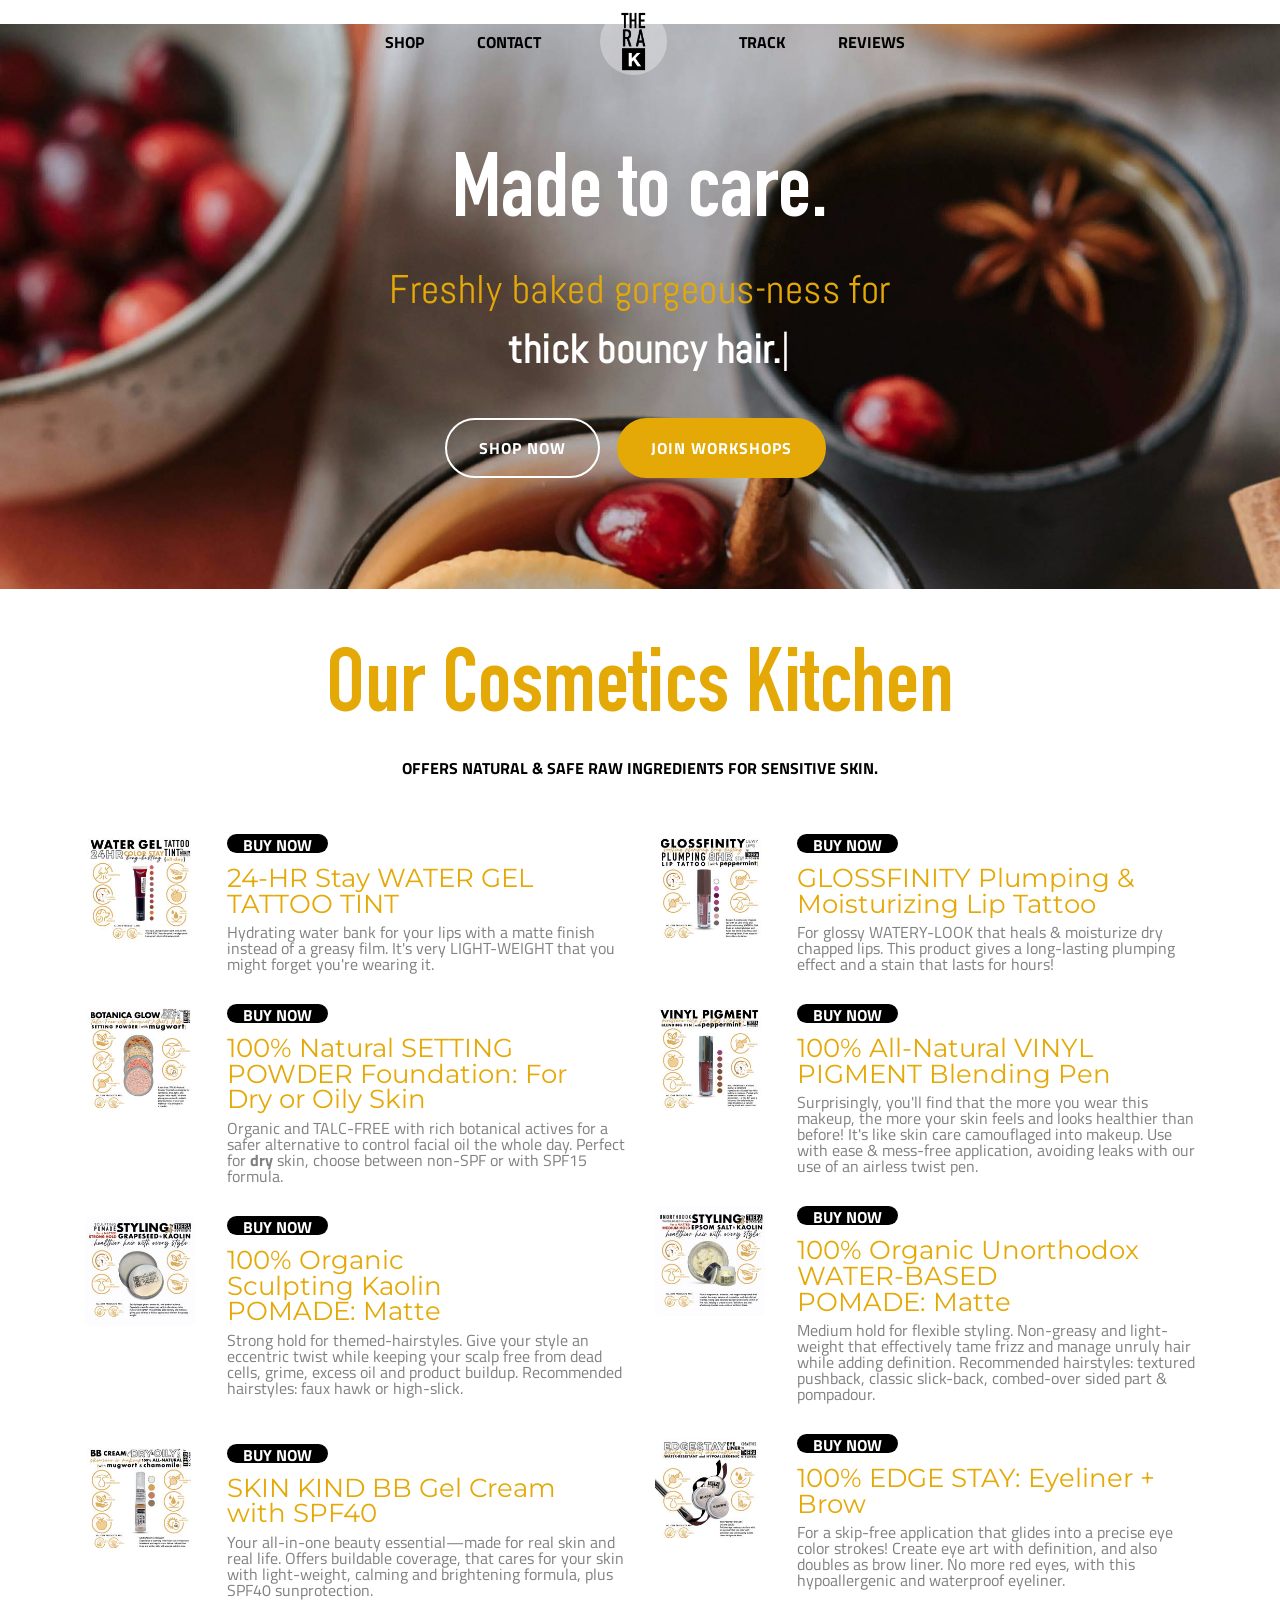
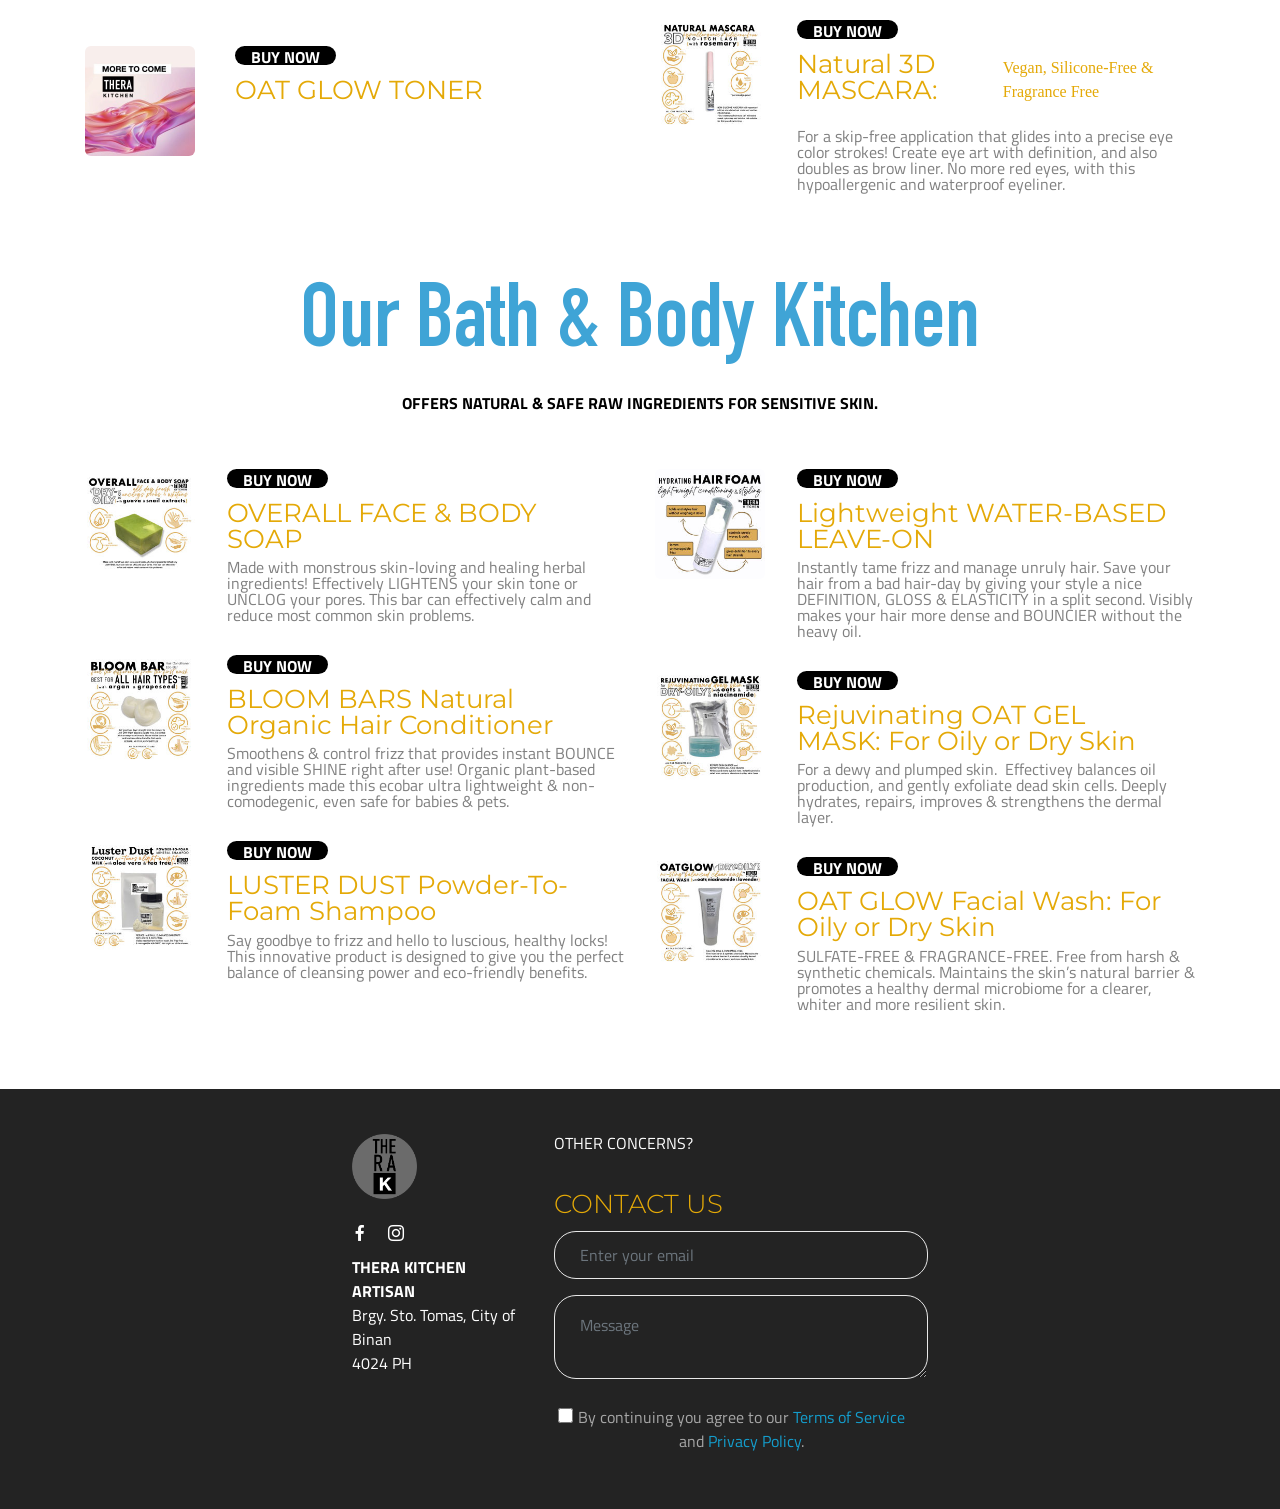
<file: index.html>
<!DOCTYPE html>
<html  >
<head>
  <!-- Site made with Mobirise Website Builder v5.9.25, https://mobirise.com -->
  <meta charset="UTF-8">
  <meta http-equiv="X-UA-Compatible" content="IE=edge">
  <meta name="generator" content="Mobirise v5.9.25, mobirise.com">
  <meta name="viewport" content="width=device-width, initial-scale=1, minimum-scale=1">
  <link rel="shortcut icon" href="assets/images/thera-round-logo-1-118x118.png" type="image/x-icon">
  <meta name="description" content="">
  
  
  <title>Home</title>
  <link rel="stylesheet" href="assets/web/assets/mobirise-icons/mobirise-icons.css">
  <link rel="stylesheet" href="assets/bootstrap/css/bootstrap.min.css">
  <link rel="stylesheet" href="assets/bootstrap/css/bootstrap-grid.min.css">
  <link rel="stylesheet" href="assets/bootstrap/css/bootstrap-reboot.min.css">
  <link rel="stylesheet" href="assets/web/assets/gdpr-plugin/gdpr-styles.css">
  <link rel="stylesheet" href="assets/dropdown/css/style.css">
  <link rel="stylesheet" href="assets/formstyler/jquery.formstyler.css">
  <link rel="stylesheet" href="assets/formstyler/jquery.formstyler.theme.css">
  <link rel="stylesheet" href="assets/datepicker/jquery.datetimepicker.min.css">
  <link rel="stylesheet" href="assets/socicon/css/styles.css">
  <link rel="stylesheet" href="assets/theme/css/style.css">
  <link rel="stylesheet" href="assets/recaptcha.css">
  <link href="assets/fonts/style.css" rel="stylesheet">
  <link rel="preload" href="https://fonts.googleapis.com/css?family=Abel:400&display=swap" as="style" onload="this.onload=null;this.rel='stylesheet'">
  <noscript><link rel="stylesheet" href="https://fonts.googleapis.com/css?family=Abel:400&display=swap"></noscript>
  <link rel="preload" href="https://fonts.googleapis.com/css?family=Titillium+Web:200,200i,300,300i,400,400i,600,600i,700,700i,900&display=swap" as="style" onload="this.onload=null;this.rel='stylesheet'">
  <noscript><link rel="stylesheet" href="https://fonts.googleapis.com/css?family=Titillium+Web:200,200i,300,300i,400,400i,600,600i,700,700i,900&display=swap"></noscript>
  <link rel="preload" href="https://fonts.googleapis.com/css?family=Montserrat:100,200,300,400,500,600,700,800,900,100i,200i,300i,400i,500i,600i,700i,800i,900i&display=swap" as="style" onload="this.onload=null;this.rel='stylesheet'">
  <noscript><link rel="stylesheet" href="https://fonts.googleapis.com/css?family=Montserrat:100,200,300,400,500,600,700,800,900,100i,200i,300i,400i,500i,600i,700i,800i,900i&display=swap"></noscript>
  <link rel="preload" as="style" href="assets/mobirise/css/mbr-additional.css?v=SNbkUy"><link rel="stylesheet" href="assets/mobirise/css/mbr-additional.css?v=SNbkUy" type="text/css">

  
     <!-- Meta Pixel Code -->
<script>
!function(f,b,e,v,n,t,s)
{if(f.fbq)return;n=f.fbq=function(){n.callMethod?
n.callMethod.apply(n,arguments):n.queue.push(arguments)};
if(!f._fbq)f._fbq=n;n.push=n;n.loaded=!0;n.version='2.0';
n.queue=[];t=b.createElement(e);t.async=!0;
t.src=v;s=b.getElementsByTagName(e)[0];
s.parentNode.insertBefore(t,s)}(window, document,'script',
'https://connect.facebook.net/en_US/fbevents.js');
fbq('init', '1440741451053607');
fbq('track', 'PageView');
</script>
<noscript><img height="1" width="1" style="display:none"
src="https://www.facebook.com/tr?id=1440741451053607&ev=PageView&noscript=1"
/></noscript>
<!-- End Meta Pixel Code --> 
  <meta name="facebook-domain-verification" content="dxkep59cykc5l8fbisrg8730pfay2b" />
</head>
<body>
  
  <section class="menu popup-btn-cards cid-v7DWRbRtRK" once="menu" id="menu2-4t">

    
    

    <nav class="navbar navbar-dropdown navbar-fixed-top navbar-expand-lg">
        <div class="mbr-overlay" style="opacity: 0.9;"></div>

      
      
      <div class="collapse navbar-collapse" id="navbarSupportedContent">
            
        <div class="left-menu">
          <ul class="navbar-nav nav-dropdown" data-app-modern-menu="true"><li class="nav-item">
                  <a class="nav-link link text-black text-primary display-7" href="https://take.app/therakitchen/" target="_blank"><strong>SHOP</strong></a>
              </li>
              <li class="nav-item">
                  <a class="nav-link link text-black text-primary display-7" href="sms:+639989528137"><strong>CONTACT</strong></a>
              </li></ul>
        </div>

        <div class="brand-container">
          <div class="navbar-brand">
              <span class="navbar-logo">
                  <a href="index.html">
                      <img src="assets/images/thera-round-logo-1-118x118.png" alt="Thera Kitchen" style="height: 4.2rem;">
                  </a>
              </span>
              
          </div>
        </div>

        <div class="right-menu">
          <ul class="navbar-nav nav-dropdown" data-app-modern-menu="true"><li class="nav-item">
                <a class="nav-link link text-black text-primary display-7" href="https://spx.ph/" target="_blank"><strong>TRACK</strong></a>
            </li>
            <li class="nav-item">
                <a class="nav-link link text-black text-primary display-7" href="https://951faee5bf53443e90362c56c94fdb6d.elf.site" target="_blank"><strong>REVIEWS</strong></a>
            </li></ul>
        </div>
      </div>

          <button class="navbar-toggler" type="button" data-toggle="collapse" data-target="#navbarSupportedContent" aria-controls="navbarNavAltMarkup" aria-expanded="false" aria-label="Toggle navigation">
            <div class="hamburger">
                <span></span>
                <span></span>
                <span></span>
                <span></span>
            </div>
          </button>
    </nav>
</section>

<section class="mbr-section mbr-section--no-padding" id="custom-html-2z" custom-code="true" data-rv-view="2"></section>

<section class="mbr-section mbr-section--no-padding" id="custom-html-30" custom-code="true" data-rv-view="3"></section>

<section class="mbr-section mbr-section--no-padding" id="custom-html-31" custom-code="true" data-rv-view="4"></section>

<section class="mbr-section mbr-section--no-padding" id="custom-html-37" custom-code="true" data-rv-view="5"></section>

<section class="mbr-section mbr-section--no-padding" id="custom-html-36" custom-code="true" data-rv-view="6"></section>

<section class="mbr-section mbr-section--no-padding" id="custom-html-35" custom-code="true" data-rv-view="7"></section>

<section class="mbr-section mbr-section--no-padding" id="custom-html-32" custom-code="true" data-rv-view="8"></section>

<section class="mbr-section mbr-section--no-padding" id="custom-html-33" custom-code="true" data-rv-view="9"></section>

<section class="mbr-section mbr-section--no-padding" id="custom-html-34" custom-code="true" data-rv-view="10"></section>

<section class="header10 cid-v9wg8dvfxT mbr-parallax-background" id="header10-6y">

    

    

    <div class="container-fluid">
        <div class="row justify-content-center">
            <div class="mbr-white col-md-12 col-lg-10">
                <h1 class="mbr-section-title mbr-bold mbr-fonts-style align-center display-1">
                    Made to care.</h1>
                <div class="typed-text pb-3 align-center display-5">
                    <span class="mbr-section-subtitle mbr-fonts-style display-5">Freshly baked gorgeous-ness for<br>&nbsp;</span>
                    <span>
                      <span class="animated-element mbr-bold" data-word1="thick bouncy hair." data-word2="flawless contoured face." data-word3="rosy plumped lips." data-word4="healthy dewy skin." data-word5="naturally beautiful YOU." data-speed="59" data-words="5">
                      </span>
                    </span>
                </div>
                
                <div class="pt-3 mbr-section-btn align-center"><a class="btn btn-md mbr-white btn-white-outline display-7" type="submit" href="https://take.app/therakitchen"><strong>SHOP NOW</strong></a> <a class="btn btn-md mbr-white btn-warning display-7" type="submit" href="workshops.html"><strong>JOIN WORKSHOPS</strong></a></div>
            </div>
        </div>
    </div>
    
</section>

<section class="content03 cid-v9wg8LNErA" id="content03-6z">

    

    

    <div class="container">
        <h4 class="mbr-section-subtitle mbr-semibold align-center mbr-fonts-style display-1">Our Cosmetics Kitchen</h4>
        <h2 class="mbr-section-title align-center mbr-exbold mbr-fonts-style mbr-black display-7"><strong>OFFERS NATURAL &amp; SAFE RAW INGREDIENTS FOR SENSITIVE SKIN.</strong></h2>

        <div class="row pt-5">
            <div class="col-md-12 col-lg-6">
                <div class="menu-group">



                    <div class="row menu-row">
                        



                        
                        
                        
                    <div class="col-md-12 menu-item">
                            <div class="mbr-figure">
                                <a href="https://take.app/therakitchen/p/clzbiehib006iw82n6eqe2hu7"><img src="assets/images/water-gel-tint-cover-220x211.jpg" alt="Thera Kitchen" title=""></a>
                            </div>
                            <div class="wrapper">
                                <h5 class="item-tag mbr-white mbr-bold mbr-fonts-style display-7"><a href="https://take.app/therakitchen/p/clzbiehib006iw82n6eqe2hu7" class="text-white text-primary" target="_blank"><strong>BUY NOW</strong></a></h5>
                                <div class="menu-box">

                                    <p class="box-text mbr-black mbr-bold mbr-fonts-style display-4"><a href="https://take.app/therakitchen/p/clzbiehib006iw82n6eqe2hu7" target="_blank" class="text-primary">24-HR Stay WATER GEL TATTOO TINT</a></p>
                                    <div class="line"></div>
                                    <span class="mbr-fonts-style mbr-bold box-price mbr-black display-7"></span>
                                </div>
                                <h3 class="item-title mbr-fonts-style display-7">Hydrating water bank for your lips with a matte finish instead of a greasy film. It's very LIGHT-WEIGHT that you might forget you're wearing it.&nbsp;</h3>
                            </div>
                        </div><div class="col-md-12 menu-item">
                            <div class="mbr-figure">
                                <a href="https://take.app/therakitchen/p/clzcvery5000i894sxd1dv1rz" target="_blank"><img src="assets/images/setting-powder-cover-220x211.jpg" alt="Thera Kitchen" title=""></a>
                            </div>
                            <div class="wrapper">
                                <h5 class="item-tag mbr-white mbr-bold mbr-fonts-style display-7"><a href="https://take.app/therakitchen/p/clzcvery5000i894sxd1dv1rz" class="text-white text-primary" target="_blank"><strong>BUY NOW</strong></a></h5>
                                <div class="menu-box">

                                    <p class="box-text mbr-black mbr-bold mbr-fonts-style display-4"><a href="https://take.app/therakitchen/p/clzcvery5000i894sxd1dv1rz" target="_blank" class="text-primary">100% Natural SETTING POWDER Foundation: </a><span style="font-weight: normal;"><a href="https://take.app/therakitchen/p/clzcvery5000i894sxd1dv1rz" class="text-primary" target="_blank">For</a></span><a href="https://take.app/therakitchen/p/clzcvery5000i894sxd1dv1rz" class="text-primary" target="_blank"> </a><span style="font-weight: normal;"><a href="https://take.app/therakitchen/p/clzcvery5000i894sxd1dv1rz" class="text-primary" target="_blank">Dry or Oily Skin</a></span><br></p>
                                    <div class="line"></div>
                                    <span class="mbr-fonts-style mbr-bold box-price mbr-black display-7"></span>
                                </div>
                                <h3 class="item-title mbr-fonts-style display-7">Organic and TALC-FREE with rich botanical actives for a safer alternative to control facial oil the whole day. Perfect for <strong>dry</strong> skin, choose between non-SPF or with SPF15 formula.</h3>
                            </div>
                        </div><div class="col-md-12 menu-item">
                            <div class="mbr-figure">
                                <a href="https://take.app/therakitchen/p/clzcyngnh003iaszftchd6glw" target="_blank"><img src="assets/images/sculpting-pomade-220x211.jpg" alt="Mobirise" title=""></a>
                            </div>
                            <div class="wrapper">
                                <h5 class="item-tag mbr-white mbr-bold mbr-fonts-style display-7"><a href="https://take.app/therakitchen/p/clzcyngnh003iaszftchd6glw" class="text-white text-primary" target="_blank"><strong>BUY NOW</strong></a></h5>
                                <div class="menu-box">

                                    <p class="box-text mbr-black mbr-bold mbr-fonts-style display-4"><a href="https://take.app/therakitchen/p/clzcyngnh003iaszftchd6glw" class="text-primary" target="_blank">100% Organic </a><br><a href="https://take.app/therakitchen/p/clzcyngnh003iaszftchd6glw" class="text-primary" target="_blank">Sculpting Kaolin POMADE:&nbsp;</a><span style="font-weight: normal;"><a href="https://take.app/therakitchen/p/clzcyngnh003iaszftchd6glw" class="text-primary" target="_blank">Matte</a></span><br></p>
                                    <div class="line"></div>
                                    <span class="mbr-fonts-style mbr-bold box-price mbr-black display-7"></span>
                                </div>
                                <h3 class="item-title mbr-fonts-style display-7">Strong hold for themed-hairstyles. Give your style an eccentric twist while keeping your scalp free from dead cells, grime, excess oil and product buildup. Recommended hairstyles: faux hawk or high-slick.<div><br></div></h3>
                            </div>
                        </div><div class="col-md-12 menu-item">
                            <div class="mbr-figure">
                                <a href="https://take.app/therakitchen/p/cmcul5uqg0001l504pehutjw9" target="_blank"><img src="assets/images/skin-kind-cover-220x211.jpg" alt="Thera Kitchen" title=""></a>
                            </div>
                            <div class="wrapper">
                                <h5 class="item-tag mbr-white mbr-bold mbr-fonts-style display-7"><a href="https://take.app/therakitchen/p/cmcul5uqg0001l504pehutjw9" class="text-white text-primary" target="_blank"><strong>BUY NOW</strong></a></h5>
                                <div class="menu-box">

                                    <p class="box-text mbr-black mbr-bold mbr-fonts-style display-4"><a href="https://take.app/therakitchen/p/cmcul5uqg0001l504pehutjw9" target="_blank" class="text-primary">SKIN KIND BB Gel Cream with SPF40</a><br></p>
                                    <div class="line"></div>
                                    <span class="mbr-fonts-style mbr-bold box-price mbr-black display-7"></span>
                                </div>
                                <h3 class="item-title mbr-fonts-style display-7">Your all-in-one beauty essential—made for real skin and real life. Offers buildable coverage, that cares for your skin with light-weight, calming and brightening formula, plus SPF40 sunprotection.<div><br></div></h3>
                            </div>
                        </div><div class="col-md-12 menu-item">
                            <div class="mbr-figure">
                                <img src="assets/images/more-to-come-220x220.jpeg" alt="Mobirise" title="">
                            </div>
                            <div class="wrapper">
                                <h5 class="item-tag mbr-white mbr-bold mbr-fonts-style display-7"><strong>BUY NOW</strong></h5>
                                <div class="menu-box">

                                    <p class="box-text mbr-black mbr-bold mbr-fonts-style display-4"><a href="https://therakitchen.github.io/setting-powder/" target="_blank">OAT GLOW TONER</a><br></p>
                                    <div class="line"></div>
                                    <span class="mbr-fonts-style mbr-bold box-price mbr-black display-7"></span>
                                </div>
                                <h3 class="item-title mbr-fonts-style display-7"></h3>
                            </div>
                        </div></div>
                </div>




            </div>


            <div class="col-md-12 col-lg-6">
                <div class="menu-group">



                    <div class="row menu-row">
                        


                        
                        
                        
                    <div class="col-md-12 menu-item">

                            <div class="mbr-figure">
                                <a href="https://take.app/therakitchen/p/clzbi4pys003h2qyi2fo3h52q"><img src="assets/images/glossfinity-features-220x211.jpg" alt="Thera Kitchen" title=""></a>
                            </div>
                            <div class="wrapper">
                                <h5 class="item-tag mbr-white mbr-bold mbr-fonts-style display-7"><a href="https://take.app/therakitchen/p/clzbi4pys003h2qyi2fo3h52q" class="text-white text-primary" target="_blank"><strong>BUY NOW</strong></a></h5>
                                <div class="menu-box">

                                    <p class="box-text mbr-black mbr-bold mbr-fonts-style display-4"><a href="https://take.app/therakitchen/p/clzbi4pys003h2qyi2fo3h52q" target="_blank" class="text-primary">GLOSSFINITY Plumping &amp; Moisturizing Lip Tattoo</a><br></p>
                                    <div class="line"></div>
                                    <span class="mbr-fonts-style mbr-bold box-price mbr-black display-7"></span>
                                </div>
                                <h3 class="item-title mbr-fonts-style display-7">For glossy WATERY-LOOK that heals &amp; moisturize dry chapped lips. This product gives a long-lasting plumping effect and a stain that lasts for hours!</h3>
                            </div>
                        </div><div class="col-md-12 menu-item">

                            <div class="mbr-figure">
                                <a href="https://take.app/therakitchen/p/clzbie0fi007c41kn9tikwh5b" target="_blank"><img src="assets/images/vinyl-pigment-cover-220x211.jpg" alt="Thera Kitchen" title=""></a>
                            </div>
                            <div class="wrapper">
                                <h5 class="item-tag mbr-white mbr-bold mbr-fonts-style display-7"><a href="https://take.app/therakitchen/p/clzbie0fi007c41kn9tikwh5b" class="text-white text-primary" target="_blank"><strong>BUY NOW</strong></a></h5>
                                <div class="menu-box">

                                    <p class="box-text mbr-black mbr-bold mbr-fonts-style display-4"><span style="font-weight: normal;"><a href="https://take.app/therakitchen/p/clzbie0fi007c41kn9tikwh5b" class="text-primary" target="_blank">100% All-Natural VINYL PIGMENT Blending Pen</a></span><br></p>
                                    <div class="line"></div>
                                    <span class="mbr-fonts-style mbr-bold box-price mbr-black display-7"></span>
                                </div>
                                <h3 class="item-title mbr-fonts-style display-7">Surprisingly, you'll find that the more you wear this makeup, the more your skin feels and looks healthier than before! It's like skin care camouflaged into makeup. Use with ease &amp; mess-free application, avoiding leaks with our use of an airless twist pen.</h3>
                            </div>
                        </div><div class="col-md-12 menu-item">

                            <div class="mbr-figure">
                                <a href="https://take.app/therakitchen/p/clzcygfmt004mdjewl9w0b3og"><img src="assets/images/uwb-pomade-220x211.jpg" alt="Thera Kitchen" title=""></a>
                            </div>
                            <div class="wrapper">
                                <h5 class="item-tag mbr-white mbr-bold mbr-fonts-style display-7"><a href="https://take.app/therakitchen/p/clzcygfmt004mdjewl9w0b3og" class="text-white text-primary" target="_blank"><strong>BUY NOW</strong></a></h5>
                                <div class="menu-box">

                                    <p class="box-text mbr-black mbr-bold mbr-fonts-style display-4"><a href="https://take.app/therakitchen/p/clzcygfmt004mdjewl9w0b3og" class="text-primary" target="_blank">100% Organic Unorthodox WATER-BASED POMADE:</a><span style="font-weight: normal;"><a href="https://take.app/therakitchen/p/clzcygfmt004mdjewl9w0b3og" class="text-primary" target="_blank">&nbsp;Matte</a></span><br></p>
                                    <div class="line"></div>
                                    <span class="mbr-fonts-style mbr-bold box-price mbr-black display-7"></span>
                                </div>
                                <h3 class="item-title mbr-fonts-style display-7">Medium hold for flexible styling. Non-greasy and light-weight that effectively tame frizz and manage unruly hair while adding definition. Recommended hairstyles: textured pushback, classic slick-back, combed-over sided part &amp; pompadour.</h3>
                            </div>
                        </div><div class="col-md-12 menu-item">

                            <div class="mbr-figure">
                                <a href="https://take.app/therakitchen/p/cmd5yj90g000vl504thz5f2x0" target="_blank"><img src="assets/images/edgestay-eyeliner-220x211.jpg" alt="Thera Kitchen" title=""></a>
                            </div>
                            <div class="wrapper">
                                <h5 class="item-tag mbr-white mbr-bold mbr-fonts-style display-7"><a href="https://take.app/therakitchen/p/cmd5yj90g000vl504thz5f2x0" class="text-white text-primary" target="_blank"><strong>BUY NOW</strong></a></h5>
                                <div class="menu-box">

                                    <p class="box-text mbr-black mbr-bold mbr-fonts-style display-4"><span style="font-weight: normal;"><a href="https://take.app/therakitchen/p/cmd5yj90g000vl504thz5f2x0" class="text-primary" target="_blank">100% EDGE STAY: Eyeliner + Brow</a></span></p><p><a href="https://take.app/therakitchen/p/cmd5yj90g000vl504thz5f2x0" class="text-primary" target="_blank"></a></p><p></p>
                                    <div class="line"></div>
                                    <span class="mbr-fonts-style mbr-bold box-price mbr-black display-7"></span>
                                </div>
                                <h3 class="item-title mbr-fonts-style display-7">For a skip-free application that glides into a precise eye color strokes! Create eye art with definition, and also doubles as brow liner. No more red eyes, with this hypoallergenic and waterproof eyeliner.</h3>
                            </div>
                        </div><div class="col-md-12 menu-item">

                            <div class="mbr-figure">
                                <a href="https://take.app/therakitchen/p/clzcvjtco0003149smly6bcrg" target="_blank"><img src="assets/images/natural-3d-mascara-220x211.jpg" alt="Thera Kitchen" title=""></a>
                            </div>
                            <div class="wrapper">
                                <h5 class="item-tag mbr-white mbr-bold mbr-fonts-style display-7"><a href="https://take.app/therakitchen/p/cmd5yj90g000vl504thz5f2x0" class="text-white text-primary" target="_blank"><strong>BUY NOW</strong></a></h5>
                                <div class="menu-box">

                                    <p class="box-text mbr-black mbr-bold mbr-fonts-style display-4"><span style="font-weight: normal;"><a href="https://take.app/therakitchen/p/cmd5yj90g000vl504thz5f2x0" class="text-primary" target="_blank">Natural 3D MASCARA:&nbsp;</a></span></p><p><a href="https://take.app/therakitchen/p/cmd5yj90g000vl504thz5f2x0" class="text-primary" target="_blank"></a></p><p>Vegan, Silicone-Free &amp; Fragrance Free</p>
                                    <div class="line"></div>
                                    <span class="mbr-fonts-style mbr-bold box-price mbr-black display-7"></span>
                                </div>
                                <h3 class="item-title mbr-fonts-style display-7">For a skip-free application that glides into a precise eye color strokes! Create eye art with definition, and also doubles as brow liner. No more red eyes, with this hypoallergenic and waterproof eyeliner.</h3>
                            </div>
                        </div></div>
                </div>
            </div>

        </div>
    </div>
</section>

<section class="content03 cid-v9wg9ciJkA" id="content03-70">

    

    

    <div class="container">
        <h4 class="mbr-section-subtitle mbr-semibold align-center mbr-fonts-style display-1">Our Bath &amp; Body Kitchen</h4>
        <h2 class="mbr-section-title align-center mbr-exbold mbr-fonts-style mbr-black display-7"><strong>OFFERS NATURAL &amp; SAFE RAW INGREDIENTS FOR SENSITIVE SKIN.</strong></h2>

        <div class="row pt-5">
            <div class="col-md-12 col-lg-6">
                <div class="menu-group">



                    <div class="row menu-row">
                        



                        
                        
                        
                    <div class="col-md-12 menu-item">
                            <div class="mbr-figure">
                                <a href="https://take.app/therakitchen/p/clzcvrj3y0017xga9hlr51474" target="_blank"><img src="assets/images/overall-soap-220x211.jpg" alt="Thera Kitchen" title=""></a>
                            </div>
                            <div class="wrapper">
                                <h5 class="item-tag mbr-white mbr-bold mbr-fonts-style display-7"><a href="https://take.app/therakitchen/p/clzcvrj3y0017xga9hlr51474" class="text-white text-primary" target="_blank"><strong>BUY NOW</strong></a></h5>
                                <div class="menu-box">

                                    <p class="box-text mbr-black mbr-bold mbr-fonts-style display-4"><span style="font-weight: normal;"><a href="https://take.app/therakitchen/p/clzcvrj3y0017xga9hlr51474" class="text-primary" target="_blank">OVERALL FACE &amp; BODY SOAP</a></span></p>
                                    <div class="line"></div>
                                    <span class="mbr-fonts-style mbr-bold box-price mbr-black display-7"></span>
                                </div>
                                <h3 class="item-title mbr-fonts-style display-7">Made with monstrous skin-loving and healing herbal ingredients! Effectively LIGHTENS your skin tone or UNCLOG your pores. This bar can effectively calm and reduce most common skin problems.</h3>
                            </div>
                        </div><div class="col-md-12 menu-item">
                            <div class="mbr-figure">
                                <a href="https://take.app/therakitchen/p/cmgi4w9yx000yky04pkxyhbc0" target="_blank"><img src="assets/images/bloom-bar-piece-220x211.jpg" alt="Thera Kitchen" title=""></a>
                            </div>
                            <div class="wrapper">
                                <h5 class="item-tag mbr-white mbr-bold mbr-fonts-style display-7"><a href="https://take.app/therakitchen/p/cmgi4w9yx000yky04pkxyhbc0" class="text-white text-primary" target="_blank"><strong>BUY NOW</strong></a></h5>
                                <div class="menu-box">

                                    <p class="box-text mbr-black mbr-bold mbr-fonts-style display-4"><span style="font-weight: 400;"><a href="https://take.app/therakitchen/p/cmgi4w9yx000yky04pkxyhbc0" class="text-primary" target="_blank">BLOOM BARS Natural Organic Hair Conditioner</a></span></p>
                                    <div class="line"></div>
                                    <span class="mbr-fonts-style mbr-bold box-price mbr-black display-7"></span>
                                </div>
                                <h3 class="item-title mbr-fonts-style display-7">Smoothens &amp; control frizz that provides instant BOUNCE and visible SHINE right after use! Organic plant-based ingredients made this ecobar ultra lightweight &amp; non-comodegenic, even safe for babies &amp; pets.</h3>
                            </div>
                        </div><div class="col-md-12 menu-item">
                            <div class="mbr-figure">
                                <a href="https://take.app/therakitchen/p/clzk4cgbi003mo6ebsa56xczf" target="_blank"><img src="assets/images/luster-dust-cover-220x211.jpg" alt="Thera Kitchen" title=""></a>
                            </div>
                            <div class="wrapper">
                                <h5 class="item-tag mbr-white mbr-bold mbr-fonts-style display-7"><a href="https://take.app/therakitchen/p/clzk4cgbi003mo6ebsa56xczf" class="text-white text-primary" target="_blank"><strong>BUY NOW</strong></a></h5>
                                <div class="menu-box">

                                    <p class="box-text mbr-black mbr-bold mbr-fonts-style display-4"><span style="font-weight: 400;"><a href="https://take.app/therakitchen/p/clzk4cgbi003mo6ebsa56xczf" class="text-primary">LUSTER DUST Powder-To-Foam Shampoo</a></span></p>
                                    <div class="line"></div>
                                    <span class="mbr-fonts-style mbr-bold box-price mbr-black display-7"><strong><b><br></b><br></strong></span>
                                </div>
                                <h3 class="item-title mbr-fonts-style display-7">Say goodbye to frizz and hello to luscious, healthy locks! This innovative product is designed to give you the perfect balance of cleansing power and eco-friendly benefits.&nbsp;</h3>
                            </div>
                        </div></div>
                </div>




            </div>


            <div class="col-md-12 col-lg-6">
                <div class="menu-group">



                    <div class="row menu-row">
                        


                        
                        
                        
                    <div class="col-md-12 menu-item">

                            <div class="mbr-figure">
                                <img src="assets/images/hair-foam-features-220x211.jpg" alt="Thera Kitchen" title="">
                            </div>
                            <div class="wrapper">
                                <h5 class="item-tag mbr-white mbr-bold mbr-fonts-style display-7"><a href="https://therakitchen.github.io/waterbased-leaveon/" class="text-white text-primary" target="_blank"><strong>BUY NOW</strong></a></h5>
                                <div class="menu-box">

                                    <p class="box-text mbr-black mbr-bold mbr-fonts-style display-4"><a href="https://therakitchen.github.io/waterbased-leaveon/" class="text-warning text-primary" target="_blank">Lightweight WATER-BASED LEAVE-ON</a><br></p>
                                    <div class="line"></div>
                                    <span class="mbr-fonts-style mbr-bold box-price mbr-black display-7"></span>
                                </div>
                                <h3 class="item-title mbr-fonts-style display-7">Instantly tame frizz and manage unruly hair. Save your hair from a bad hair-day by giving your style a nice DEFINITION, GLOSS &amp; ELASTICITY in a split second. Visibly makes your hair more dense and BOUNCIER without the heavy oil.</h3>
                            </div>
                        </div><div class="col-md-12 menu-item">

                            <div class="mbr-figure">
                                <img src="assets/images/rejuv-mask-cover-220x211.jpg" alt="Thera Kitchen" title="">
                            </div>
                            <div class="wrapper">
                                <h5 class="item-tag mbr-white mbr-bold mbr-fonts-style display-7"><a href="https://therakitchen.github.io/gel-mask/" class="text-white text-primary" target="_blank"><strong>BUY NOW</strong></a></h5>
                                <div class="menu-box">

                                    <p class="box-text mbr-black mbr-bold mbr-fonts-style display-4"><a href="https://therakitchen.github.io/gel-mask/" class="text-warning text-primary" target="_blank">Rejuvinating OAT GEL MASK:&nbsp;</a><span style="font-weight: normal;"><a href="https://therakitchen.github.io/gel-mask/" class="text-primary" target="_blank">For Oily or Dry Skin</a></span><br></p>
                                    <div class="line"></div>
                                    <span class="mbr-fonts-style mbr-bold box-price mbr-black display-7"></span>
                                </div>
                                <h3 class="item-title mbr-fonts-style display-7">For a dewy and plumped skin. &nbsp;Effectivey balances oil production, and gently exfoliate dead skin cells. Deeply hydrates, repairs, improves &amp; strengthens the dermal layer.</h3>
                            </div>
                        </div><div class="col-md-12 menu-item">

                            <div class="mbr-figure">
                                <a href="https://take.app/therakitchen/p/cmgi0ica10019kv04xwav1nyk" target="_blank"><img src="assets/images/oat-glow-cover-220x211.jpg" alt="Thera Kitchen" title=""></a>
                            </div>
                            <div class="wrapper">
                                <h5 class="item-tag mbr-white mbr-bold mbr-fonts-style display-7"><a href="https://take.app/therakitchen/p/cmgi0ica10019kv04xwav1nyk" class="text-white text-primary" target="_blank"><strong>BUY NOW</strong></a></h5>
                                <div class="menu-box">

                                    <p class="box-text mbr-black mbr-bold mbr-fonts-style display-4"><a href="https://take.app/therakitchen/p/cmgi0ica10019kv04xwav1nyk" class="text-warning text-primary" target="_blank">OAT GLOW Facial Wash:&nbsp;</a><span style="font-weight: normal;"><a href="https://take.app/therakitchen/p/cmgi0ica10019kv04xwav1nyk" class="text-primary" target="_blank">For Oily or Dry Skin</a></span><br></p>
                                    <div class="line"></div>
                                    <span class="mbr-fonts-style mbr-bold box-price mbr-black display-7"></span>
                                </div>
                                <h3 class="item-title mbr-fonts-style display-7">SULFATE-FREE &amp; FRAGRANCE-FREE. Free from harsh &amp; synthetic chemicals. Maintains the skin’s natural barrier &amp; promotes a healthy dermal microbiome for a clearer, whiter and more resilient skin.</h3>
                            </div>
                        </div></div>
                </div>
            </div>

        </div>
    </div>
</section>

<section class="cid-uIosyL8bml" id="footer7-2y">

    

    

    <div class="container-fluid">
        <div class="row justify-content-center align-center">
            <div class="col-lg-2 col-md-3 pb-3">
              <div class="logo-section align-left">
                  <a href="#">
                    <img src="assets/images/thera-round-logo-1-118x118.png" alt="Mobirise" style="width: 38%;">
                  </a>
              </div>
              <div class="social-media align-left">
                 <ul>
                   <li>
                       <a class="icon-transition" href="https://www.facebook.com/therakitchenph" target="_blank">
                           <span class="mbr-iconfont mbr-white socicon-facebook socicon"></span>
                       </a>
                   </li>
                   <li>
                       <a class="icon-transition" href="https://www.instagram.com/therakitchenartisan/" target="_blank">
                           <span class="mbr-iconfont mbr-white socicon-instagram socicon"></span>
                       </a>
                   </li>
                   
                   
                   
                 </ul>
              </div>
              <h3 class="mbr-fonts-style mbr-text mbr-white align-left display-7"><strong>THERA KITCHEN ARTISAN</strong><br>Brgy. Sto. Tomas, City of Binan<br>4024 PH</h3>
            </div>
            
            
            
            <div class="col-lg-4 col-md-8 pb-3">
                <h3 class="mbr-fonts-style mbr-section-title mbr-white align-left display-7">
                    OTHER CONCERNS?</h3>
                <h3 class="mbr-fonts-style mbr-offer mbr-white align-left display-4">CONTACT US</h3>
                <div class="form-wrap" data-form-type="formoid">
<!--Formbuilder Form-->
<form action="https://mobirise.eu/" method="POST" class="mbr-form form-with-styler" data-form-title="My Mobirise Form"><input type="hidden" name="email" data-form-email="true" value="c5gCw3nW+0qg525mZxgt//NTsoxZxRVreriyguYRglPA5v6F9N/vcffHFnNOJ+s/wQJXWTwABsBVRvGnM7tS3qtKIDxVfMCjeHt5mROWXdOpRlIRes23puURObyYQQSx.2XeEUFaMxjT5/rarYaxF1IwbdkJoBC39amAApu1TMCM95PL1mpQe/kjte/JDH9Hu+OG2vrTg+cq/VGKSDejqjZtYwhAT1EWr9ruwFzXRAo1wGbFI+wmvzY/UKBBcPsOn">
<div class="row">
<div hidden="hidden" data-form-alert="" class="alert alert-success col-12">Thanks for filling out the form! Someone will get back to you soon! 🌸</div>
<div hidden="hidden" data-form-alert-danger="" class="alert alert-danger col-12"> </div>
</div>
<div class="dragArea row">
<div class="col-md-12 form-group" data-for="email">
<input type="email" name="email" placeholder="Enter your email" data-form-field="Email" required="required" class="form-control display-7" value="" id="email-footer7-2y">
</div>
<div class="col-lg-12 col-md-12 col-sm-12 form-group" data-for="textarea">
<textarea name="textarea" placeholder="Message" data-form-field="textarea" required="required" class="form-control display-7" id="textarea-footer7-2y"></textarea>
</div>
</div>
<span class="gdpr-block">
<label>
<span class="textGDPR display-7" style="color: #a7a7a7"><input type="checkbox" name="gdpr" id="gdpr-footer7-2y" required="">By continuing you agree to our <a style="color: #149dcc; text-decoration: none;" href="terms.html">Terms of Service</a> and <a style="color: #149dcc; text-decoration: none;" href="policy.html">Privacy Policy</a>.</span>
</label>
</span></form><!--Formbuilder Form-->
</div>
            </div>
        </div>
    </div>
</section>


<script src="assets/web/assets/jquery/jquery.min.js"></script>
  <script src="assets/popper/popper.min.js"></script>
  <script src="assets/bootstrap/js/bootstrap.min.js"></script>
  <script src="assets/smoothscroll/smooth-scroll.js"></script>
  <script src="assets/dropdown/js/nav-dropdown.js"></script>
  <script src="assets/dropdown/js/navbar-dropdown.js"></script>
  <script src="assets/touchswipe/jquery.touch-swipe.min.js"></script>
  <script src="assets/typed/typed.min.js"></script>
  <script src="assets/parallax/jarallax.min.js"></script>
  <script src="assets/formstyler/jquery.formstyler.js"></script>
  <script src="assets/formstyler/jquery.formstyler.min.js"></script>
  <script src="assets/datepicker/jquery.datetimepicker.full.js"></script>
  <script src="assets/theme/js/script.js"></script>
  <script src="assets/formoid.min.js"></script>
  
  
  <script src="https://static.elfsight.com/platform/platform.js" data-use-service-core defer></script>
<div class="elfsight-app-46b70f9b-98d2-4c6c-9b4e-8c60472d71ab" data-elfsight-app-lazy></div>
</body>
</html>
</file>
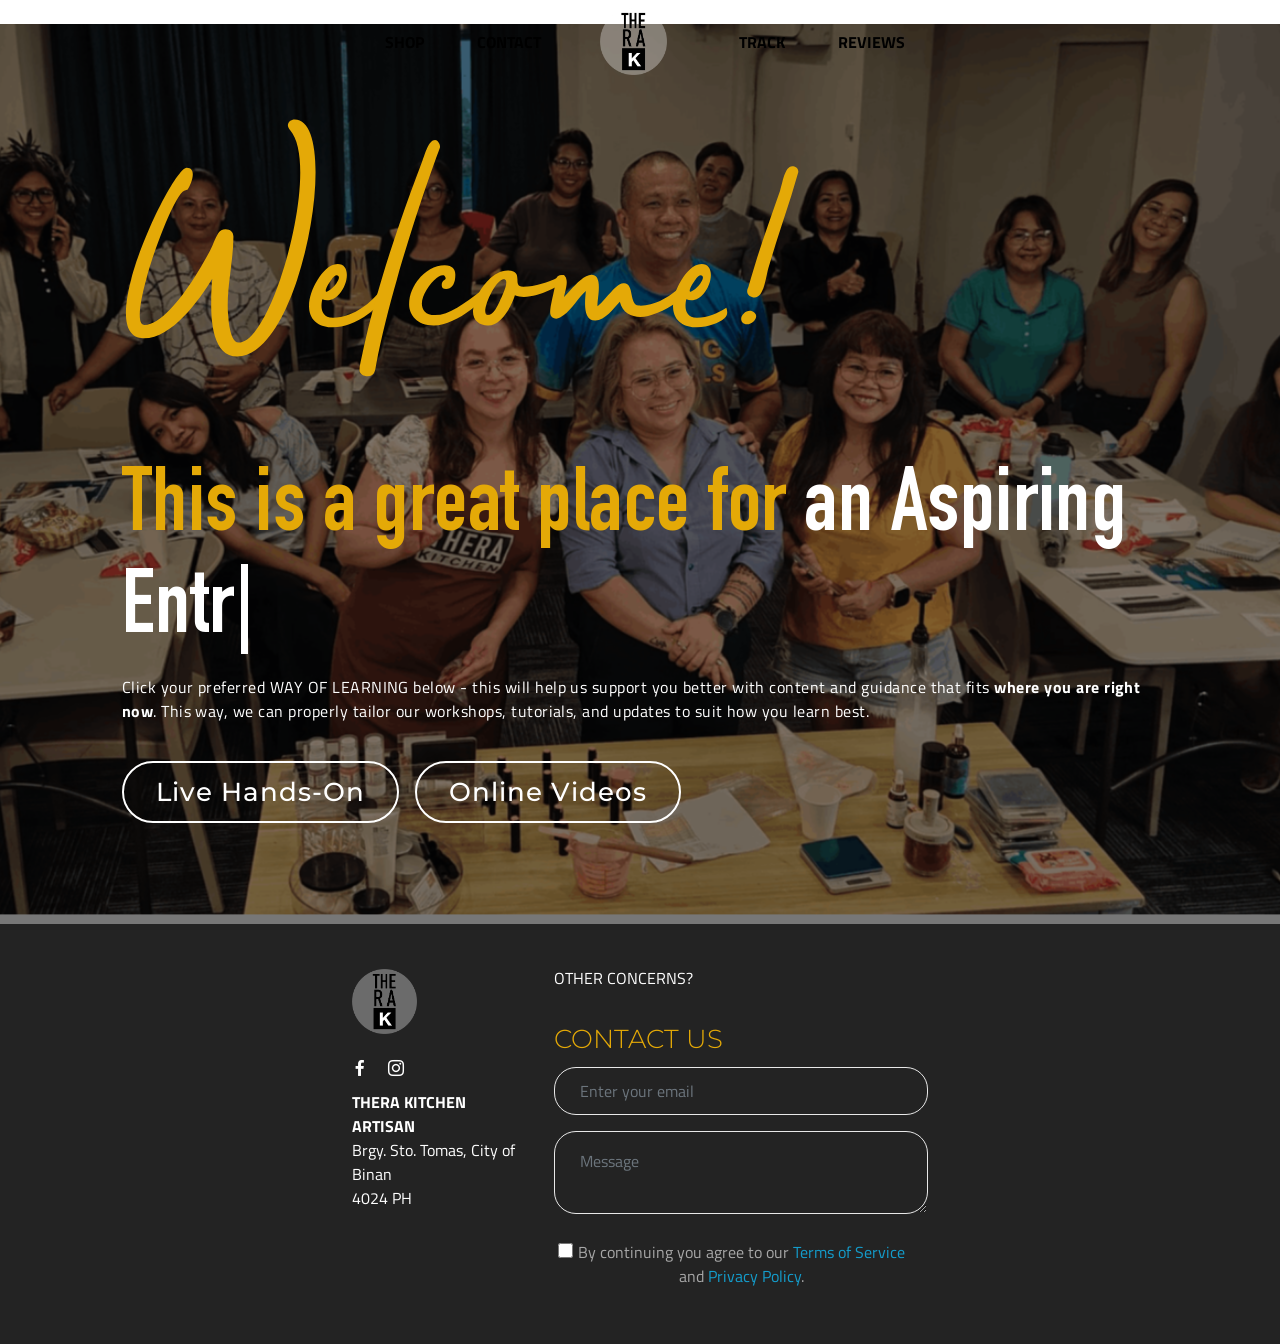
<file: aspiringentrepreneur.html>
<!DOCTYPE html>
<html  >
<head>
  <!-- Site made with Mobirise Website Builder v5.9.25, https://mobirise.com -->
  <meta charset="UTF-8">
  <meta http-equiv="X-UA-Compatible" content="IE=edge">
  <meta name="generator" content="Mobirise v5.9.25, mobirise.com">
  <meta name="viewport" content="width=device-width, initial-scale=1, minimum-scale=1">
  <link rel="shortcut icon" href="assets/images/thera-round-logo-1-118x118.png" type="image/x-icon">
  <meta name="description" content="">
  
  
  <title>Aspring Entrepreneur</title>
  <link rel="stylesheet" href="assets/web/assets/mobirise-icons/mobirise-icons.css">
  <link rel="stylesheet" href="assets/bootstrap/css/bootstrap.min.css">
  <link rel="stylesheet" href="assets/bootstrap/css/bootstrap-grid.min.css">
  <link rel="stylesheet" href="assets/bootstrap/css/bootstrap-reboot.min.css">
  <link rel="stylesheet" href="assets/web/assets/gdpr-plugin/gdpr-styles.css">
  <link rel="stylesheet" href="assets/dropdown/css/style.css">
  <link rel="stylesheet" href="assets/formstyler/jquery.formstyler.css">
  <link rel="stylesheet" href="assets/formstyler/jquery.formstyler.theme.css">
  <link rel="stylesheet" href="assets/datepicker/jquery.datetimepicker.min.css">
  <link rel="stylesheet" href="assets/socicon/css/styles.css">
  <link rel="stylesheet" href="assets/theme/css/style.css">
  <link rel="stylesheet" href="assets/recaptcha.css">
  <link href="assets/fonts/style.css" rel="stylesheet">
  <link rel="preload" href="https://fonts.googleapis.com/css?family=Abel:400&display=swap" as="style" onload="this.onload=null;this.rel='stylesheet'">
  <noscript><link rel="stylesheet" href="https://fonts.googleapis.com/css?family=Abel:400&display=swap"></noscript>
  <link rel="preload" href="https://fonts.googleapis.com/css?family=Titillium+Web:200,200i,300,300i,400,400i,600,600i,700,700i,900&display=swap" as="style" onload="this.onload=null;this.rel='stylesheet'">
  <noscript><link rel="stylesheet" href="https://fonts.googleapis.com/css?family=Titillium+Web:200,200i,300,300i,400,400i,600,600i,700,700i,900&display=swap"></noscript>
  <link rel="preload" href="https://fonts.googleapis.com/css?family=Montserrat:100,200,300,400,500,600,700,800,900,100i,200i,300i,400i,500i,600i,700i,800i,900i&display=swap" as="style" onload="this.onload=null;this.rel='stylesheet'">
  <noscript><link rel="stylesheet" href="https://fonts.googleapis.com/css?family=Montserrat:100,200,300,400,500,600,700,800,900,100i,200i,300i,400i,500i,600i,700i,800i,900i&display=swap"></noscript>
  <link rel="preload" as="style" href="assets/mobirise/css/mbr-additional.css?v=9pJGfr"><link rel="stylesheet" href="assets/mobirise/css/mbr-additional.css?v=9pJGfr" type="text/css">

  <!-- Meta Pixel Code -->
<script>
!function(f,b,e,v,n,t,s)
{if(f.fbq)return;n=f.fbq=function(){n.callMethod?
n.callMethod.apply(n,arguments):n.queue.push(arguments)};
if(!f._fbq)f._fbq=n;n.push=n;n.loaded=!0;n.version='2.0';
n.queue=[];t=b.createElement(e);t.async=!0;
t.src=v;s=b.getElementsByTagName(e)[0];
s.parentNode.insertBefore(t,s)}(window, document,'script',
'https://connect.facebook.net/en_US/fbevents.js');
fbq('init', '1440741451053607');
fbq('track', 'PageView');
</script>
<noscript><img height="1" width="1" style="display:none"
src="https://www.facebook.com/tr?id=1440741451053607&ev=PageView&noscript=1"
/></noscript>
<!-- End Meta Pixel Code -->   
  
  
</head>
<body>
  
  <section class="menu popup-btn-cards cid-v9whHTnowS" once="menu" id="menu2-71">

    
    

    <nav class="navbar navbar-dropdown navbar-fixed-top navbar-expand-lg">
        <div class="mbr-overlay" style="opacity: 0.9;"></div>

      
      
      <div class="collapse navbar-collapse" id="navbarSupportedContent">
            
        <div class="left-menu">
          <ul class="navbar-nav nav-dropdown" data-app-modern-menu="true"><li class="nav-item">
                  <a class="nav-link link text-black text-primary display-7" href="https://take.app/therakitchen/" target="_blank"><strong>SHOP</strong></a>
              </li>
              <li class="nav-item">
                  <a class="nav-link link text-black text-primary display-7" href="sms:+639989528137"><strong>CONTACT</strong></a>
              </li></ul>
        </div>

        <div class="brand-container">
          <div class="navbar-brand">
              <span class="navbar-logo">
                  <a href="index.html">
                      <img src="assets/images/thera-round-logo-1-118x118.png" alt="Thera Kitchen" style="height: 4.2rem;">
                  </a>
              </span>
              
          </div>
        </div>

        <div class="right-menu">
          <ul class="navbar-nav nav-dropdown" data-app-modern-menu="true"><li class="nav-item">
                <a class="nav-link link text-black text-primary display-7" href="https://spx.ph/" target="_blank"><strong>TRACK</strong></a>
            </li>
            <li class="nav-item">
                <a class="nav-link link text-black text-primary display-7" href="https://951faee5bf53443e90362c56c94fdb6d.elf.site" target="_blank"><strong>REVIEWS</strong></a>
            </li></ul>
        </div>
      </div>

          <button class="navbar-toggler" type="button" data-toggle="collapse" data-target="#navbarSupportedContent" aria-controls="navbarNavAltMarkup" aria-expanded="false" aria-label="Toggle navigation">
            <div class="hamburger">
                <span></span>
                <span></span>
                <span></span>
                <span></span>
            </div>
          </button>
    </nav>
</section>

<section class="header7 cid-v9whHU32nH mbr-fullscreen mbr-parallax-background" id="header7-72">

    

    <div class="mbr-overlay" style="opacity: 0.5; background-color: rgb(0, 0, 0);">
    </div>

    <div class="container-fluid">
        <div class="row justify-content-center">
            <div class="mbr-white col-md-12 col-lg-10">
                <h1 class="mbr-section-title mbr-bold mbr-fonts-style display-2"><span style="font-weight: normal;">Welcome!&nbsp;</span>&nbsp;</h1>
                <div class="typed-text pb-3 display-1">
                    <span class="mbr-section-subtitle mbr-fonts-style display-1">
                          This is a great place for</span>
                    <span>
                      <span class="animated-element mbr-bold" data-word1="an Aspiring Entrepreneur" data-word2="a Business Startup" data-word3="a Brand Builder" data-word4="an Emerging Business" data-word5="Military" data-speed="50" data-words="4">
                      </span>
                    </span>
                </div>
                <p class="mbr-section-text mbr-fonts-style display-7">Click your preferred WAY OF LEARNING below - this will&nbsp;help us support you better with content and guidance that fits <strong>where you are right now</strong>. This way, we can properly tailor our workshops, tutorials, and updates to suit how you learn best.<br></p>
                <div class="pt-3 mbr-section-btn"><a class="btn btn-md btn-white-outline display-4 mbr-white" type="submit" href="livehandson.html">Live Hands-On</a> <a class="btn btn-md btn-white-outline display-4 mbr-white" type="submit" href="onlinevideos.html">Online Videos</a></div>
            </div>
        </div>
    </div>
    
</section>

<section class="cid-v9whHUkCZM" id="footer7-73">

    

    

    <div class="container-fluid">
        <div class="row justify-content-center align-center">
            <div class="col-lg-2 col-md-3 pb-3">
              <div class="logo-section align-left">
                  <a href="#">
                    <img src="assets/images/thera-round-logo-1-118x118.png" alt="Mobirise" style="width: 38%;">
                  </a>
              </div>
              <div class="social-media align-left">
                 <ul>
                   <li>
                       <a class="icon-transition" href="https://www.facebook.com/therakitchenph" target="_blank">
                           <span class="mbr-iconfont mbr-white socicon-facebook socicon"></span>
                       </a>
                   </li>
                   <li>
                       <a class="icon-transition" href="https://www.instagram.com/therakitchenartisan/" target="_blank">
                           <span class="mbr-iconfont mbr-white socicon-instagram socicon"></span>
                       </a>
                   </li>
                   
                   
                   
                 </ul>
              </div>
              <h3 class="mbr-fonts-style mbr-text mbr-white align-left display-7"><strong>THERA KITCHEN ARTISAN</strong><br>Brgy. Sto. Tomas, City of Binan<br>4024 PH</h3>
            </div>
            
            
            
            <div class="col-lg-4 col-md-8 pb-3">
                <h3 class="mbr-fonts-style mbr-section-title mbr-white align-left display-7">
                    OTHER CONCERNS?</h3>
                <h3 class="mbr-fonts-style mbr-offer mbr-white align-left display-4">CONTACT US</h3>
                <div class="form-wrap" data-form-type="formoid">
<!--Formbuilder Form-->
<form action="https://mobirise.eu/" method="POST" class="mbr-form form-with-styler" data-form-title="My Mobirise Form"><input type="hidden" name="email" data-form-email="true" value="WXCbvpIj/+7+2i7jB5uxF16cJVP7icD/C+MFlmVvz8sw7hyQ9ee02b3jUw4dzQdTyWxM+TRW6sBiG12VEh3KiSKKI3dVME8cQbnNZuVC/yxWRshFK/y90Z4uK3uiJQ+9.qQ0rGWLQJuCAf46AS7zKzfCKUOpbvcFhfOQjB0KCWPmcX4OhzysTGG44A7izljZjCR0qg8uDl/U8DNAXHlwixHo6bt/6DamR2TU4gKF76FjxWJSFoMYdfQv3MBNWguc6">
<div class="row">
<div hidden="hidden" data-form-alert="" class="alert alert-success col-12">Thanks for filling out the form! Someone will get back to you soon! 🌸</div>
<div hidden="hidden" data-form-alert-danger="" class="alert alert-danger col-12"> </div>
</div>
<div class="dragArea row">
<div class="col-md-12 form-group" data-for="email">
<input type="email" name="email" placeholder="Enter your email" data-form-field="Email" required="required" class="form-control display-7" value="" id="email-footer7-73">
</div>
<div class="col-lg-12 col-md-12 col-sm-12 form-group" data-for="textarea">
<textarea name="textarea" placeholder="Message" data-form-field="textarea" required="required" class="form-control display-7" id="textarea-footer7-73"></textarea>
</div>
</div>
<span class="gdpr-block">
<label>
<span class="textGDPR display-7" style="color: #a7a7a7"><input type="checkbox" name="gdpr" id="gdpr-footer7-73" required="">By continuing you agree to our <a style="color: #149dcc; text-decoration: none;" href="terms.html">Terms of Service</a> and <a style="color: #149dcc; text-decoration: none;" href="policy.html">Privacy Policy</a>.</span>
</label>
</span></form><!--Formbuilder Form-->
</div>
            </div>
        </div>
    </div>
</section>


<script src="assets/web/assets/jquery/jquery.min.js"></script>
  <script src="assets/popper/popper.min.js"></script>
  <script src="assets/bootstrap/js/bootstrap.min.js"></script>
  <script src="assets/smoothscroll/smooth-scroll.js"></script>
  <script src="assets/dropdown/js/nav-dropdown.js"></script>
  <script src="assets/dropdown/js/navbar-dropdown.js"></script>
  <script src="assets/touchswipe/jquery.touch-swipe.min.js"></script>
  <script src="assets/typed/typed.min.js"></script>
  <script src="assets/parallax/jarallax.min.js"></script>
  <script src="assets/formstyler/jquery.formstyler.js"></script>
  <script src="assets/formstyler/jquery.formstyler.min.js"></script>
  <script src="assets/datepicker/jquery.datetimepicker.full.js"></script>
  <script src="assets/theme/js/script.js"></script>
  <script src="assets/formoid.min.js"></script>
  
  
  
</body>
</html>
</file>
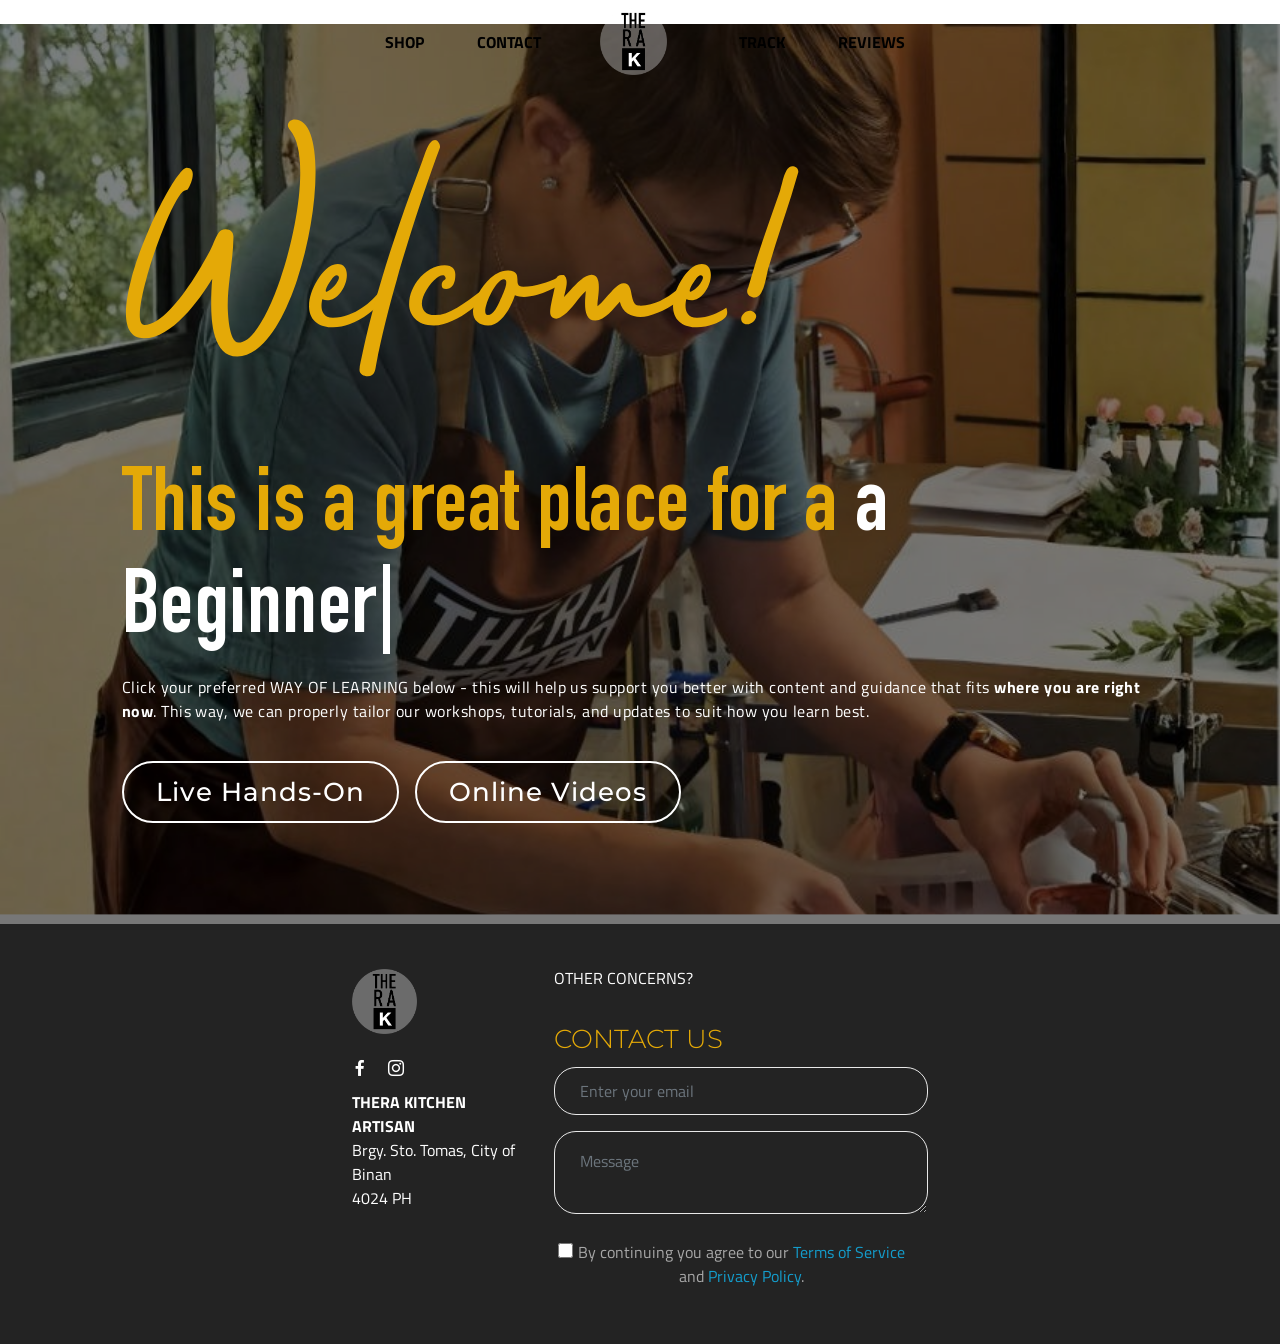
<file: beginner.html>
<!DOCTYPE html>
<html  >
<head>
  <!-- Site made with Mobirise Website Builder v5.9.25, https://mobirise.com -->
  <meta charset="UTF-8">
  <meta http-equiv="X-UA-Compatible" content="IE=edge">
  <meta name="generator" content="Mobirise v5.9.25, mobirise.com">
  <meta name="viewport" content="width=device-width, initial-scale=1, minimum-scale=1">
  <link rel="shortcut icon" href="assets/images/thera-round-logo-1-118x118.png" type="image/x-icon">
  <meta name="description" content="">
  
  
  <title>Beginner Hobbyist</title>
  <link rel="stylesheet" href="assets/web/assets/mobirise-icons/mobirise-icons.css">
  <link rel="stylesheet" href="assets/bootstrap/css/bootstrap.min.css">
  <link rel="stylesheet" href="assets/bootstrap/css/bootstrap-grid.min.css">
  <link rel="stylesheet" href="assets/bootstrap/css/bootstrap-reboot.min.css">
  <link rel="stylesheet" href="assets/web/assets/gdpr-plugin/gdpr-styles.css">
  <link rel="stylesheet" href="assets/dropdown/css/style.css">
  <link rel="stylesheet" href="assets/formstyler/jquery.formstyler.css">
  <link rel="stylesheet" href="assets/formstyler/jquery.formstyler.theme.css">
  <link rel="stylesheet" href="assets/datepicker/jquery.datetimepicker.min.css">
  <link rel="stylesheet" href="assets/socicon/css/styles.css">
  <link rel="stylesheet" href="assets/theme/css/style.css">
  <link rel="stylesheet" href="assets/recaptcha.css">
  <link href="assets/fonts/style.css" rel="stylesheet">
  <link rel="preload" href="https://fonts.googleapis.com/css?family=Abel:400&display=swap" as="style" onload="this.onload=null;this.rel='stylesheet'">
  <noscript><link rel="stylesheet" href="https://fonts.googleapis.com/css?family=Abel:400&display=swap"></noscript>
  <link rel="preload" href="https://fonts.googleapis.com/css?family=Titillium+Web:200,200i,300,300i,400,400i,600,600i,700,700i,900&display=swap" as="style" onload="this.onload=null;this.rel='stylesheet'">
  <noscript><link rel="stylesheet" href="https://fonts.googleapis.com/css?family=Titillium+Web:200,200i,300,300i,400,400i,600,600i,700,700i,900&display=swap"></noscript>
  <link rel="preload" href="https://fonts.googleapis.com/css?family=Montserrat:100,200,300,400,500,600,700,800,900,100i,200i,300i,400i,500i,600i,700i,800i,900i&display=swap" as="style" onload="this.onload=null;this.rel='stylesheet'">
  <noscript><link rel="stylesheet" href="https://fonts.googleapis.com/css?family=Montserrat:100,200,300,400,500,600,700,800,900,100i,200i,300i,400i,500i,600i,700i,800i,900i&display=swap"></noscript>
  <link rel="preload" as="style" href="assets/mobirise/css/mbr-additional.css?v=C8BvN5"><link rel="stylesheet" href="assets/mobirise/css/mbr-additional.css?v=C8BvN5" type="text/css">

   <!-- Meta Pixel Code -->
<script>
!function(f,b,e,v,n,t,s)
{if(f.fbq)return;n=f.fbq=function(){n.callMethod?
n.callMethod.apply(n,arguments):n.queue.push(arguments)};
if(!f._fbq)f._fbq=n;n.push=n;n.loaded=!0;n.version='2.0';
n.queue=[];t=b.createElement(e);t.async=!0;
t.src=v;s=b.getElementsByTagName(e)[0];
s.parentNode.insertBefore(t,s)}(window, document,'script',
'https://connect.facebook.net/en_US/fbevents.js');
fbq('init', '1440741451053607');
fbq('track', 'PageView');
</script>
<noscript><img height="1" width="1" style="display:none"
src="https://www.facebook.com/tr?id=1440741451053607&ev=PageView&noscript=1"
/></noscript>
<!-- End Meta Pixel Code -->  
</head>
<body>
  
  <section class="menu popup-btn-cards cid-v7DWRbRtRK" once="menu" id="menu2-4w">

    
    

    <nav class="navbar navbar-dropdown navbar-fixed-top navbar-expand-lg">
        <div class="mbr-overlay" style="opacity: 0.9;"></div>

      
      
      <div class="collapse navbar-collapse" id="navbarSupportedContent">
            
        <div class="left-menu">
          <ul class="navbar-nav nav-dropdown" data-app-modern-menu="true"><li class="nav-item">
                  <a class="nav-link link text-black text-primary display-7" href="https://take.app/therakitchen/" target="_blank"><strong>SHOP</strong></a>
              </li>
              <li class="nav-item">
                  <a class="nav-link link text-black text-primary display-7" href="sms:+639989528137"><strong>CONTACT</strong></a>
              </li></ul>
        </div>

        <div class="brand-container">
          <div class="navbar-brand">
              <span class="navbar-logo">
                  <a href="index.html">
                      <img src="assets/images/thera-round-logo-1-118x118.png" alt="Thera Kitchen" style="height: 4.2rem;">
                  </a>
              </span>
              
          </div>
        </div>

        <div class="right-menu">
          <ul class="navbar-nav nav-dropdown" data-app-modern-menu="true"><li class="nav-item">
                <a class="nav-link link text-black text-primary display-7" href="https://spx.ph/" target="_blank"><strong>TRACK</strong></a>
            </li>
            <li class="nav-item">
                <a class="nav-link link text-black text-primary display-7" href="https://951faee5bf53443e90362c56c94fdb6d.elf.site" target="_blank"><strong>REVIEWS</strong></a>
            </li></ul>
        </div>
      </div>

          <button class="navbar-toggler" type="button" data-toggle="collapse" data-target="#navbarSupportedContent" aria-controls="navbarNavAltMarkup" aria-expanded="false" aria-label="Toggle navigation">
            <div class="hamburger">
                <span></span>
                <span></span>
                <span></span>
                <span></span>
            </div>
          </button>
    </nav>
</section>

<section class="header7 cid-v9vRqxYU88 mbr-fullscreen mbr-parallax-background" id="header7-5x">

    

    <div class="mbr-overlay" style="opacity: 0.5; background-color: rgb(0, 0, 0);">
    </div>

    <div class="container-fluid">
        <div class="row justify-content-center">
            <div class="mbr-white col-md-12 col-lg-10">
                <h1 class="mbr-section-title mbr-bold mbr-fonts-style display-2"><span style="font-weight: normal;">Welcome!&nbsp;</span>&nbsp;</h1>
                <div class="typed-text pb-3 display-1">
                    <span class="mbr-section-subtitle mbr-fonts-style display-1">
                          This is a great place for a</span>
                    <span>
                      <span class="animated-element mbr-bold" data-word1="a Beginner" data-word2="a Hobbyist" data-word3="a Newcomer" data-word4="an Aspring Maker" data-word5="Military" data-speed="50" data-words="4">
                      </span>
                    </span>
                </div>
                <p class="mbr-section-text mbr-fonts-style display-7">Click your preferred WAY OF LEARNING below - this will&nbsp;help us support you better with content and guidance that fits <strong>where you are right now</strong>. This way, we can properly tailor our workshops, tutorials, and updates to suit how you learn best.<br></p>
                <div class="pt-3 mbr-section-btn"><a class="btn btn-md btn-white-outline display-4 mbr-white" type="submit" href="livehandson.html">Live Hands-On</a> <a class="btn btn-md btn-white-outline display-4 mbr-white" type="submit" href="onlinevideos.html">Online Videos</a></div>
            </div>
        </div>
    </div>
    
</section>

<section class="mbr-section mbr-section--no-padding" id="custom-html-7h" custom-code="true" data-rv-view="926"></section>

<section class="cid-uIosyL8bml" id="footer7-4x">

    

    

    <div class="container-fluid">
        <div class="row justify-content-center align-center">
            <div class="col-lg-2 col-md-3 pb-3">
              <div class="logo-section align-left">
                  <a href="#">
                    <img src="assets/images/thera-round-logo-1-118x118.png" alt="Mobirise" style="width: 38%;">
                  </a>
              </div>
              <div class="social-media align-left">
                 <ul>
                   <li>
                       <a class="icon-transition" href="https://www.facebook.com/therakitchenph" target="_blank">
                           <span class="mbr-iconfont mbr-white socicon-facebook socicon"></span>
                       </a>
                   </li>
                   <li>
                       <a class="icon-transition" href="https://www.instagram.com/therakitchenartisan/" target="_blank">
                           <span class="mbr-iconfont mbr-white socicon-instagram socicon"></span>
                       </a>
                   </li>
                   
                   
                   
                 </ul>
              </div>
              <h3 class="mbr-fonts-style mbr-text mbr-white align-left display-7"><strong>THERA KITCHEN ARTISAN</strong><br>Brgy. Sto. Tomas, City of Binan<br>4024 PH</h3>
            </div>
            
            
            
            <div class="col-lg-4 col-md-8 pb-3">
                <h3 class="mbr-fonts-style mbr-section-title mbr-white align-left display-7">
                    OTHER CONCERNS?</h3>
                <h3 class="mbr-fonts-style mbr-offer mbr-white align-left display-4">CONTACT US</h3>
                <div class="form-wrap" data-form-type="formoid">
<!--Formbuilder Form-->
<form action="https://mobirise.eu/" method="POST" class="mbr-form form-with-styler" data-form-title="My Mobirise Form"><input type="hidden" name="email" data-form-email="true" value="0eEy5PjTYekNsMj/yKjnWYgc3m4F2wQGUIGce1L3bTMSl0qvYddMpKHNM7fHqkyvHo+Eibk1yke09N/UOmtSARz33KSb8TbsTyXJoCVHBvwt9ELKiSCpwYkwlmaeeDv/.FcwcCX3lSE26OA0SJE+mIkLVA6WGm/G7dOR3yzOd9Oz2lQCJb5lQIMuA7BR/lo+QZmkm6JR+Z/f6pmPoCm1G+q6BmuFalaVH+y0x21ImtTkyYIDaPUX3hTYtUWVXa9pv">
<div class="row">
<div hidden="hidden" data-form-alert="" class="alert alert-success col-12">Thanks for filling out the form! Someone will get back to you soon! 🌸</div>
<div hidden="hidden" data-form-alert-danger="" class="alert alert-danger col-12"> </div>
</div>
<div class="dragArea row">
<div class="col-md-12 form-group" data-for="email">
<input type="email" name="email" placeholder="Enter your email" data-form-field="Email" required="required" class="form-control display-7" value="" id="email-footer7-4x">
</div>
<div class="col-lg-12 col-md-12 col-sm-12 form-group" data-for="textarea">
<textarea name="textarea" placeholder="Message" data-form-field="textarea" required="required" class="form-control display-7" id="textarea-footer7-4x"></textarea>
</div>
</div>
<span class="gdpr-block">
<label>
<span class="textGDPR display-7" style="color: #a7a7a7"><input type="checkbox" name="gdpr" id="gdpr-footer7-4x" required="">By continuing you agree to our <a style="color: #149dcc; text-decoration: none;" href="terms.html">Terms of Service</a> and <a style="color: #149dcc; text-decoration: none;" href="policy.html">Privacy Policy</a>.</span>
</label>
</span></form><!--Formbuilder Form-->
</div>
            </div>
        </div>
    </div>
</section>

<section class="mbr-section mbr-section--no-padding" id="custom-html-7l" custom-code="true" data-rv-view="930"></section>

<section class="mbr-section mbr-section--no-padding" id="custom-html-7i" custom-code="true" data-rv-view="931"></section>

<section class="mbr-section mbr-section--no-padding" id="custom-html-7j" custom-code="true" data-rv-view="932"></section>

<section class="mbr-section mbr-section--no-padding" id="custom-html-7k" custom-code="true" data-rv-view="933"></section>


<script src="assets/web/assets/jquery/jquery.min.js"></script>
  <script src="assets/popper/popper.min.js"></script>
  <script src="assets/bootstrap/js/bootstrap.min.js"></script>
  <script src="assets/smoothscroll/smooth-scroll.js"></script>
  <script src="assets/dropdown/js/nav-dropdown.js"></script>
  <script src="assets/dropdown/js/navbar-dropdown.js"></script>
  <script src="assets/touchswipe/jquery.touch-swipe.min.js"></script>
  <script src="assets/typed/typed.min.js"></script>
  <script src="assets/parallax/jarallax.min.js"></script>
  <script src="assets/formstyler/jquery.formstyler.js"></script>
  <script src="assets/formstyler/jquery.formstyler.min.js"></script>
  <script src="assets/datepicker/jquery.datetimepicker.full.js"></script>
  <script src="assets/theme/js/script.js"></script>
  <script src="assets/formoid.min.js"></script>
  
  
  
</body>
</html>
</file>
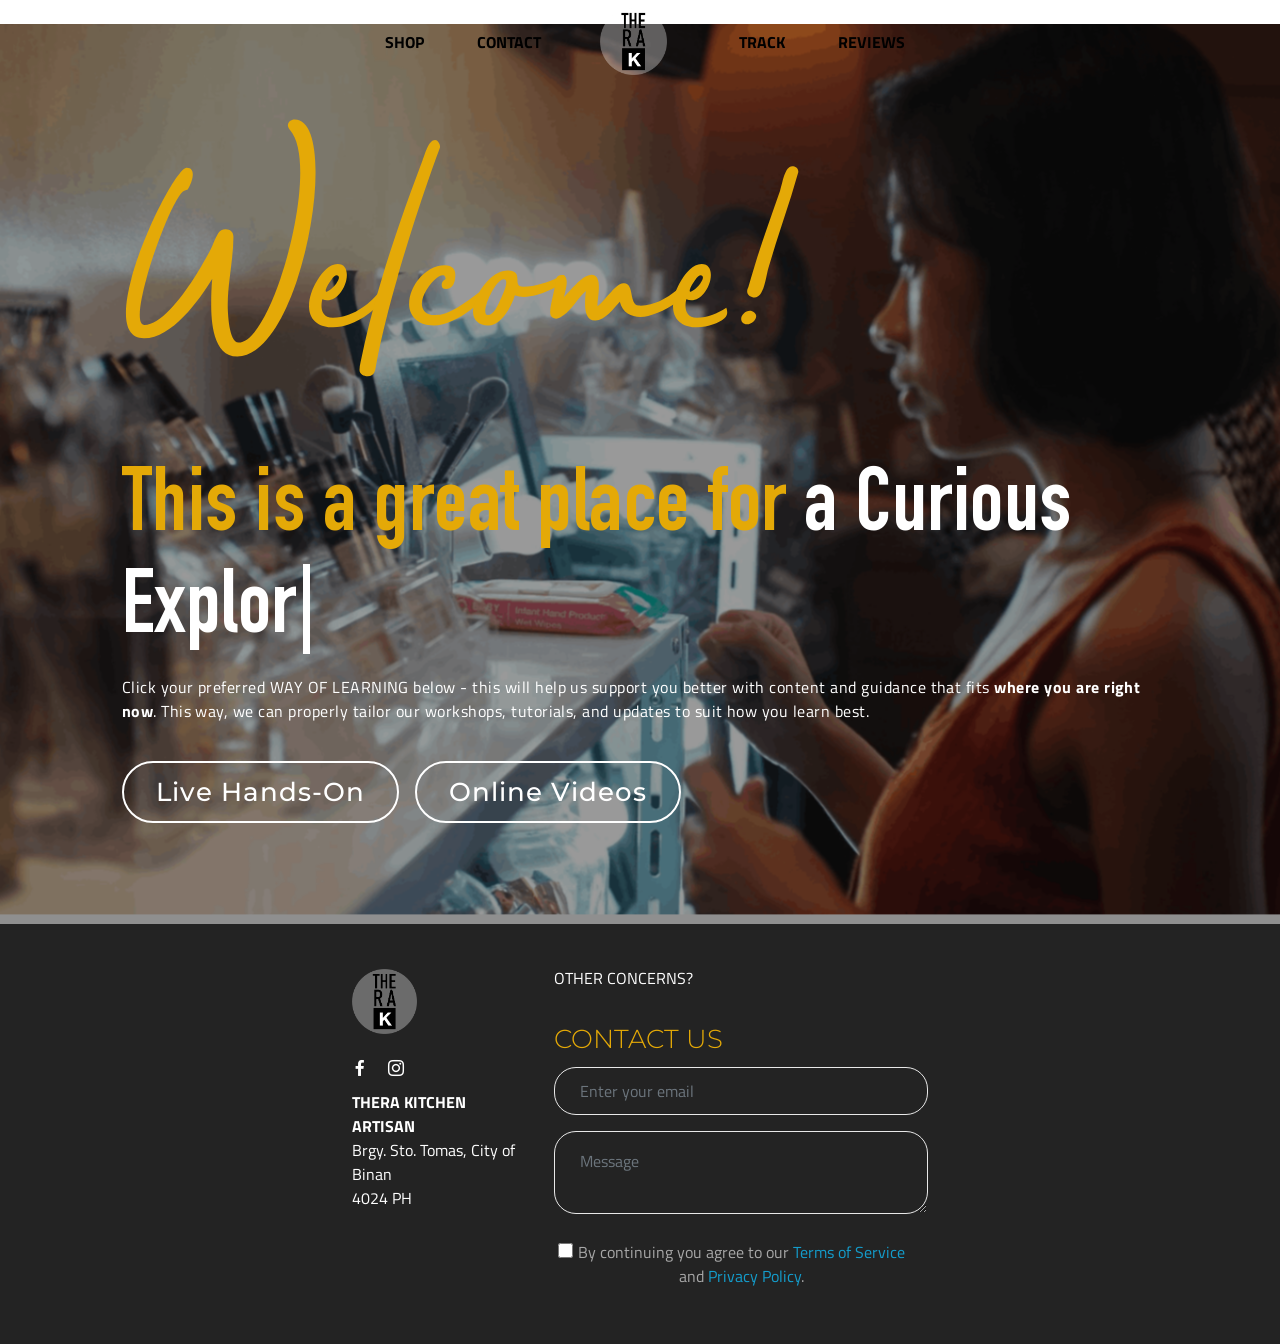
<file: curious explorer.html>
<!DOCTYPE html>
<html  >
<head>
  <!-- Site made with Mobirise Website Builder v5.9.25, https://mobirise.com -->
  <meta charset="UTF-8">
  <meta http-equiv="X-UA-Compatible" content="IE=edge">
  <meta name="generator" content="Mobirise v5.9.25, mobirise.com">
  <meta name="viewport" content="width=device-width, initial-scale=1, minimum-scale=1">
  <link rel="shortcut icon" href="assets/images/thera-round-logo-1-118x118.png" type="image/x-icon">
  <meta name="description" content="">
  
  
  <title>Curious Explorer</title>
  <link rel="stylesheet" href="assets/web/assets/mobirise-icons/mobirise-icons.css">
  <link rel="stylesheet" href="assets/bootstrap/css/bootstrap.min.css">
  <link rel="stylesheet" href="assets/bootstrap/css/bootstrap-grid.min.css">
  <link rel="stylesheet" href="assets/bootstrap/css/bootstrap-reboot.min.css">
  <link rel="stylesheet" href="assets/web/assets/gdpr-plugin/gdpr-styles.css">
  <link rel="stylesheet" href="assets/dropdown/css/style.css">
  <link rel="stylesheet" href="assets/formstyler/jquery.formstyler.css">
  <link rel="stylesheet" href="assets/formstyler/jquery.formstyler.theme.css">
  <link rel="stylesheet" href="assets/datepicker/jquery.datetimepicker.min.css">
  <link rel="stylesheet" href="assets/socicon/css/styles.css">
  <link rel="stylesheet" href="assets/theme/css/style.css">
  <link rel="stylesheet" href="assets/recaptcha.css">
  <link href="assets/fonts/style.css" rel="stylesheet">
  <link rel="preload" href="https://fonts.googleapis.com/css?family=Abel:400&display=swap" as="style" onload="this.onload=null;this.rel='stylesheet'">
  <noscript><link rel="stylesheet" href="https://fonts.googleapis.com/css?family=Abel:400&display=swap"></noscript>
  <link rel="preload" href="https://fonts.googleapis.com/css?family=Titillium+Web:200,200i,300,300i,400,400i,600,600i,700,700i,900&display=swap" as="style" onload="this.onload=null;this.rel='stylesheet'">
  <noscript><link rel="stylesheet" href="https://fonts.googleapis.com/css?family=Titillium+Web:200,200i,300,300i,400,400i,600,600i,700,700i,900&display=swap"></noscript>
  <link rel="preload" href="https://fonts.googleapis.com/css?family=Montserrat:100,200,300,400,500,600,700,800,900,100i,200i,300i,400i,500i,600i,700i,800i,900i&display=swap" as="style" onload="this.onload=null;this.rel='stylesheet'">
  <noscript><link rel="stylesheet" href="https://fonts.googleapis.com/css?family=Montserrat:100,200,300,400,500,600,700,800,900,100i,200i,300i,400i,500i,600i,700i,800i,900i&display=swap"></noscript>
  <link rel="preload" as="style" href="assets/mobirise/css/mbr-additional.css?v=gg0Xu8"><link rel="stylesheet" href="assets/mobirise/css/mbr-additional.css?v=gg0Xu8" type="text/css">

 <!-- Meta Pixel Code -->
<script>
!function(f,b,e,v,n,t,s)
{if(f.fbq)return;n=f.fbq=function(){n.callMethod?
n.callMethod.apply(n,arguments):n.queue.push(arguments)};
if(!f._fbq)f._fbq=n;n.push=n;n.loaded=!0;n.version='2.0';
n.queue=[];t=b.createElement(e);t.async=!0;
t.src=v;s=b.getElementsByTagName(e)[0];
s.parentNode.insertBefore(t,s)}(window, document,'script',
'https://connect.facebook.net/en_US/fbevents.js');
fbq('init', '1440741451053607');
fbq('track', 'PageView');
</script>
<noscript><img height="1" width="1" style="display:none"
src="https://www.facebook.com/tr?id=1440741451053607&ev=PageView&noscript=1"
/></noscript>
<!-- End Meta Pixel Code -->  
  
</head>
<body>
  
  <section class="menu popup-btn-cards cid-v9wmMz1CGp" once="menu" id="menu2-78">

    
    

    <nav class="navbar navbar-dropdown navbar-fixed-top navbar-expand-lg">
        <div class="mbr-overlay" style="opacity: 0.9;"></div>

      
      
      <div class="collapse navbar-collapse" id="navbarSupportedContent">
            
        <div class="left-menu">
          <ul class="navbar-nav nav-dropdown" data-app-modern-menu="true"><li class="nav-item">
                  <a class="nav-link link text-black text-primary display-7" href="https://take.app/therakitchen/" target="_blank"><strong>SHOP</strong></a>
              </li>
              <li class="nav-item">
                  <a class="nav-link link text-black text-primary display-7" href="sms:+639989528137"><strong>CONTACT</strong></a>
              </li></ul>
        </div>

        <div class="brand-container">
          <div class="navbar-brand">
              <span class="navbar-logo">
                  <a href="index.html">
                      <img src="assets/images/thera-round-logo-1-118x118.png" alt="Thera Kitchen" style="height: 4.2rem;">
                  </a>
              </span>
              
          </div>
        </div>

        <div class="right-menu">
          <ul class="navbar-nav nav-dropdown" data-app-modern-menu="true"><li class="nav-item">
                <a class="nav-link link text-black text-primary display-7" href="https://spx.ph/" target="_blank"><strong>TRACK</strong></a>
            </li>
            <li class="nav-item">
                <a class="nav-link link text-black text-primary display-7" href="https://951faee5bf53443e90362c56c94fdb6d.elf.site" target="_blank"><strong>REVIEWS</strong></a>
            </li></ul>
        </div>
      </div>

          <button class="navbar-toggler" type="button" data-toggle="collapse" data-target="#navbarSupportedContent" aria-controls="navbarNavAltMarkup" aria-expanded="false" aria-label="Toggle navigation">
            <div class="hamburger">
                <span></span>
                <span></span>
                <span></span>
                <span></span>
            </div>
          </button>
    </nav>
</section>

<section class="header7 cid-v9wmMzpRzY mbr-fullscreen mbr-parallax-background" id="header7-79">

    

    <div class="mbr-overlay" style="opacity: 0.4; background-color: rgb(0, 0, 0);">
    </div>

    <div class="container-fluid">
        <div class="row justify-content-center">
            <div class="mbr-white col-md-12 col-lg-10">
                <h1 class="mbr-section-title mbr-bold mbr-fonts-style display-2"><span style="font-weight: normal;">Welcome!&nbsp;</span>&nbsp;</h1>
                <div class="typed-text pb-3 display-1">
                    <span class="mbr-section-subtitle mbr-fonts-style display-1">
                          This is a great place for</span>
                    <span>
                      <span class="animated-element mbr-bold" data-word1="a Curious Explorer" data-word2="an Inquiry" data-word3="a Discovery" data-word4="an Introduction" data-word5="Military" data-speed="50" data-words="4">
                      </span>
                    </span>
                </div>
                <p class="mbr-section-text mbr-fonts-style display-7">Click your preferred WAY OF LEARNING below - this will&nbsp;help us support you better with content and guidance that fits <strong>where you are right now</strong>. This way, we can properly tailor our workshops, tutorials, and updates to suit how you learn best.<br></p>
                <div class="pt-3 mbr-section-btn"><a class="btn btn-md btn-white-outline display-4 mbr-white" type="submit" href="livehandson.html">Live Hands-On</a> <a class="btn btn-md btn-white-outline display-4 mbr-white" type="submit" href="onlinevideos.html">Online Videos</a></div>
            </div>
        </div>
    </div>
    
</section>

<section class="cid-v9wmMzDm0M" id="footer7-7a">

    

    

    <div class="container-fluid">
        <div class="row justify-content-center align-center">
            <div class="col-lg-2 col-md-3 pb-3">
              <div class="logo-section align-left">
                  <a href="#">
                    <img src="assets/images/thera-round-logo-1-118x118.png" alt="Mobirise" style="width: 38%;">
                  </a>
              </div>
              <div class="social-media align-left">
                 <ul>
                   <li>
                       <a class="icon-transition" href="https://www.facebook.com/therakitchenph" target="_blank">
                           <span class="mbr-iconfont mbr-white socicon-facebook socicon"></span>
                       </a>
                   </li>
                   <li>
                       <a class="icon-transition" href="https://www.instagram.com/therakitchenartisan/" target="_blank">
                           <span class="mbr-iconfont mbr-white socicon-instagram socicon"></span>
                       </a>
                   </li>
                   
                   
                   
                 </ul>
              </div>
              <h3 class="mbr-fonts-style mbr-text mbr-white align-left display-7"><strong>THERA KITCHEN ARTISAN</strong><br>Brgy. Sto. Tomas, City of Binan<br>4024 PH</h3>
            </div>
            
            
            
            <div class="col-lg-4 col-md-8 pb-3">
                <h3 class="mbr-fonts-style mbr-section-title mbr-white align-left display-7">
                    OTHER CONCERNS?</h3>
                <h3 class="mbr-fonts-style mbr-offer mbr-white align-left display-4">CONTACT US</h3>
                <div class="form-wrap" data-form-type="formoid">
<!--Formbuilder Form-->
<form action="https://mobirise.eu/" method="POST" class="mbr-form form-with-styler" data-form-title="My Mobirise Form"><input type="hidden" name="email" data-form-email="true" value="jqdWD0chPghfUpBkDePO2rqoQ/fvv69ISLsv1HS8rQV9YIzMYE40ZcM4LUMKr0YD+8vABoPIRc4HJZ76GiwvNCkgLvUEycCS1SimnwpTRymoklHlXuujK/rZNkIBj+Wz.wm+sxYk0dhrZXXZDDt9TSYCPdoYBTzx1quJEyaCS8kuNEWCqlBL7Ds61+mSHdGTNhlpIfXeeWkF2TRkKc6UEOxdSMIwKfdUisnLrVfWD+ZKokPFbSkIl2aVyRejbPOzO">
<div class="row">
<div hidden="hidden" data-form-alert="" class="alert alert-success col-12">Thanks for filling out the form! Someone will get back to you soon! 🌸</div>
<div hidden="hidden" data-form-alert-danger="" class="alert alert-danger col-12"> </div>
</div>
<div class="dragArea row">
<div class="col-md-12 form-group" data-for="email">
<input type="email" name="email" placeholder="Enter your email" data-form-field="Email" required="required" class="form-control display-7" value="" id="email-footer7-7a">
</div>
<div class="col-lg-12 col-md-12 col-sm-12 form-group" data-for="textarea">
<textarea name="textarea" placeholder="Message" data-form-field="textarea" required="required" class="form-control display-7" id="textarea-footer7-7a"></textarea>
</div>
</div>
<span class="gdpr-block">
<label>
<span class="textGDPR display-7" style="color: #a7a7a7"><input type="checkbox" name="gdpr" id="gdpr-footer7-7a" required="">By continuing you agree to our <a style="color: #149dcc; text-decoration: none;" href="terms.html">Terms of Service</a> and <a style="color: #149dcc; text-decoration: none;" href="policy.html">Privacy Policy</a>.</span>
</label>
</span></form><!--Formbuilder Form-->
</div>
            </div>
        </div>
    </div>
</section>


<script src="assets/web/assets/jquery/jquery.min.js"></script>
  <script src="assets/popper/popper.min.js"></script>
  <script src="assets/bootstrap/js/bootstrap.min.js"></script>
  <script src="assets/smoothscroll/smooth-scroll.js"></script>
  <script src="assets/dropdown/js/nav-dropdown.js"></script>
  <script src="assets/dropdown/js/navbar-dropdown.js"></script>
  <script src="assets/touchswipe/jquery.touch-swipe.min.js"></script>
  <script src="assets/typed/typed.min.js"></script>
  <script src="assets/parallax/jarallax.min.js"></script>
  <script src="assets/formstyler/jquery.formstyler.js"></script>
  <script src="assets/formstyler/jquery.formstyler.min.js"></script>
  <script src="assets/datepicker/jquery.datetimepicker.full.js"></script>
  <script src="assets/theme/js/script.js"></script>
  <script src="assets/formoid.min.js"></script>
  
  
  
</body>
</html>
</file>
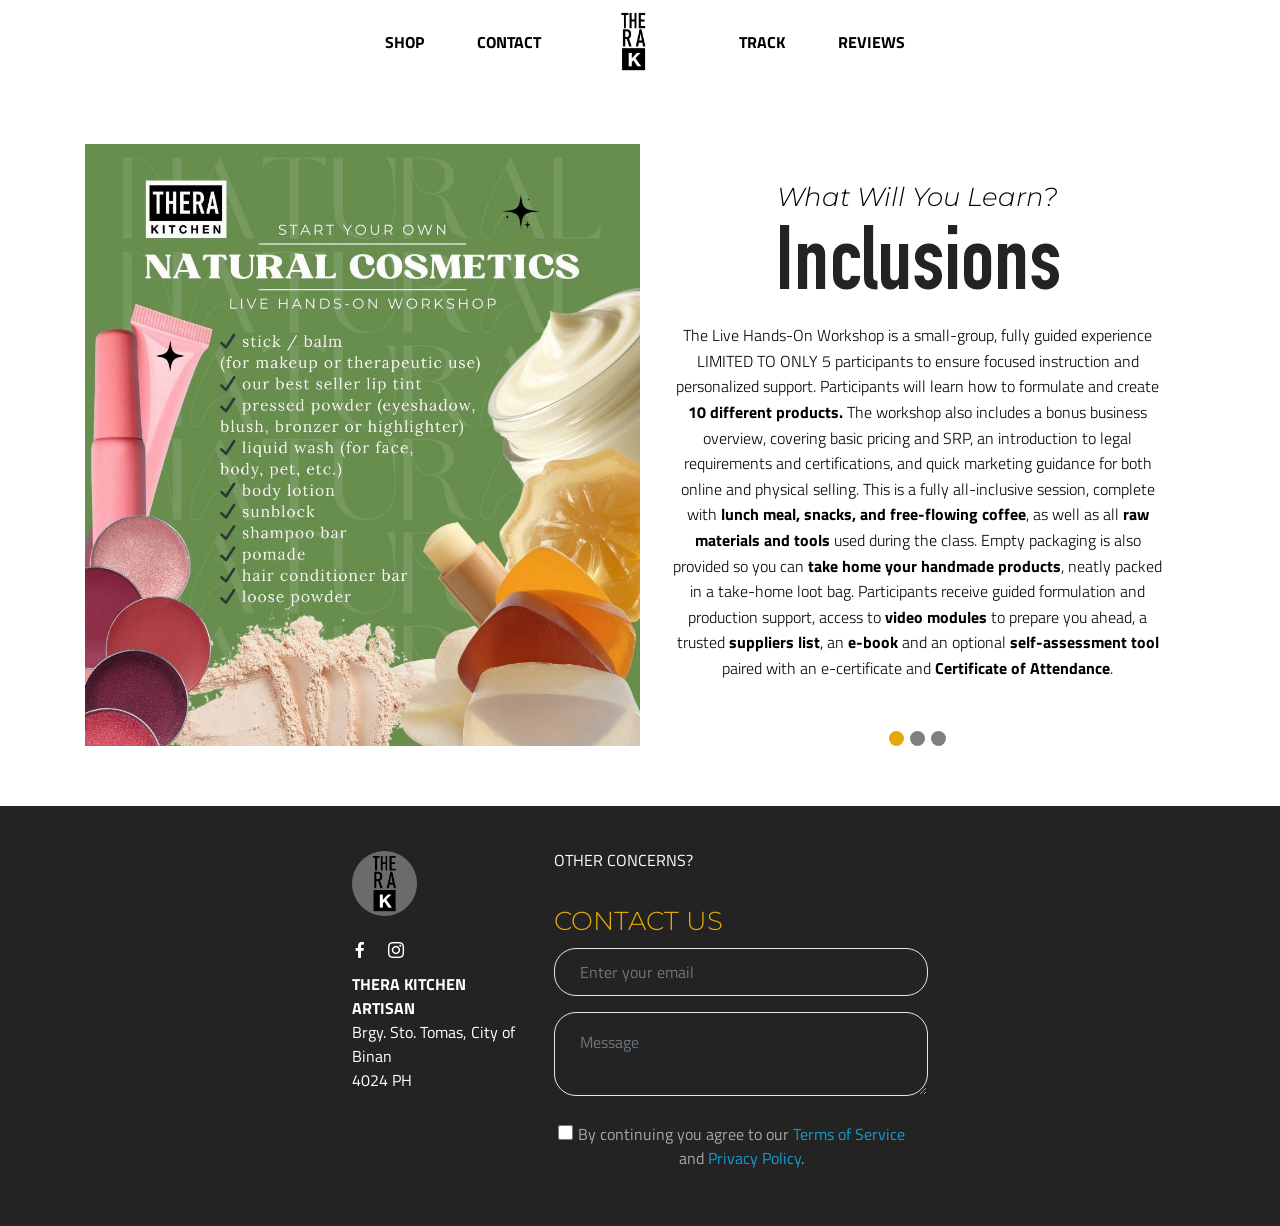
<file: livehandson.html>
<!DOCTYPE html>
<html  >
<head>
  <!-- Site made with Mobirise Website Builder v5.9.25, https://mobirise.com -->
  <meta charset="UTF-8">
  <meta http-equiv="X-UA-Compatible" content="IE=edge">
  <meta name="generator" content="Mobirise v5.9.25, mobirise.com">
  <meta name="viewport" content="width=device-width, initial-scale=1, minimum-scale=1">
  <link rel="shortcut icon" href="assets/images/thera-round-logo-1-118x118.png" type="image/x-icon">
  <meta name="description" content="">
  
  
  <title>Live Hands-On Workshop</title>
  <link rel="stylesheet" href="assets/web/assets/mobirise-icons/mobirise-icons.css">
  <link rel="stylesheet" href="assets/bootstrap/css/bootstrap.min.css">
  <link rel="stylesheet" href="assets/bootstrap/css/bootstrap-grid.min.css">
  <link rel="stylesheet" href="assets/bootstrap/css/bootstrap-reboot.min.css">
  <link rel="stylesheet" href="assets/web/assets/gdpr-plugin/gdpr-styles.css">
  <link rel="stylesheet" href="assets/dropdown/css/style.css">
  <link rel="stylesheet" href="assets/formstyler/jquery.formstyler.css">
  <link rel="stylesheet" href="assets/formstyler/jquery.formstyler.theme.css">
  <link rel="stylesheet" href="assets/datepicker/jquery.datetimepicker.min.css">
  <link rel="stylesheet" href="assets/socicon/css/styles.css">
  <link rel="stylesheet" href="assets/theme/css/style.css">
  <link rel="stylesheet" href="assets/recaptcha.css">
  <link href="assets/fonts/style.css" rel="stylesheet">
  <link rel="preload" href="https://fonts.googleapis.com/css?family=Abel:400&display=swap" as="style" onload="this.onload=null;this.rel='stylesheet'">
  <noscript><link rel="stylesheet" href="https://fonts.googleapis.com/css?family=Abel:400&display=swap"></noscript>
  <link rel="preload" href="https://fonts.googleapis.com/css?family=Titillium+Web:200,200i,300,300i,400,400i,600,600i,700,700i,900&display=swap" as="style" onload="this.onload=null;this.rel='stylesheet'">
  <noscript><link rel="stylesheet" href="https://fonts.googleapis.com/css?family=Titillium+Web:200,200i,300,300i,400,400i,600,600i,700,700i,900&display=swap"></noscript>
  <link rel="preload" href="https://fonts.googleapis.com/css?family=Montserrat:100,200,300,400,500,600,700,800,900,100i,200i,300i,400i,500i,600i,700i,800i,900i&display=swap" as="style" onload="this.onload=null;this.rel='stylesheet'">
  <noscript><link rel="stylesheet" href="https://fonts.googleapis.com/css?family=Montserrat:100,200,300,400,500,600,700,800,900,100i,200i,300i,400i,500i,600i,700i,800i,900i&display=swap"></noscript>
  <link rel="preload" as="style" href="assets/mobirise/css/mbr-additional.css?v=ZqkP96"><link rel="stylesheet" href="assets/mobirise/css/mbr-additional.css?v=ZqkP96" type="text/css">

  <!-- Meta Pixel Code -->
<script>
!function(f,b,e,v,n,t,s)
{if(f.fbq)return;n=f.fbq=function(){n.callMethod?
n.callMethod.apply(n,arguments):n.queue.push(arguments)};
if(!f._fbq)f._fbq=n;n.push=n;n.loaded=!0;n.version='2.0';
n.queue=[];t=b.createElement(e);t.async=!0;
t.src=v;s=b.getElementsByTagName(e)[0];
s.parentNode.insertBefore(t,s)}(window, document,'script',
'https://connect.facebook.net/en_US/fbevents.js');
fbq('init', '1440741451053607');
fbq('track', 'PageView');
</script>
<noscript><img height="1" width="1" style="display:none"
src="https://www.facebook.com/tr?id=1440741451053607&ev=PageView&noscript=1"
/></noscript>
<!-- End Meta Pixel Code -->   

</head>
<body>
  
  <section class="menu popup-btn-cards cid-v9wfYt7RFV" once="menu" id="menu2-86">

    
    

    <nav class="navbar navbar-dropdown navbar-fixed-top navbar-expand-lg">
        <div class="mbr-overlay" style="opacity: 0.9;"></div>

      
      
      <div class="collapse navbar-collapse" id="navbarSupportedContent">
            
        <div class="left-menu">
          <ul class="navbar-nav nav-dropdown" data-app-modern-menu="true"><li class="nav-item">
                  <a class="nav-link link text-black text-primary display-7" href="https://take.app/therakitchen/" target="_blank"><strong>SHOP</strong></a>
              </li>
              <li class="nav-item">
                  <a class="nav-link link text-black text-primary display-7" href="sms:+639989528137"><strong>CONTACT</strong></a>
              </li></ul>
        </div>

        <div class="brand-container">
          <div class="navbar-brand">
              <span class="navbar-logo">
                  <a href="index.html">
                      <img src="assets/images/thera-round-logo-1-118x118.png" alt="Thera Kitchen" style="height: 4.2rem;">
                  </a>
              </span>
              
          </div>
        </div>

        <div class="right-menu">
          <ul class="navbar-nav nav-dropdown" data-app-modern-menu="true"><li class="nav-item">
                <a class="nav-link link text-black text-primary display-7" href="https://spx.ph/" target="_blank"><strong>TRACK</strong></a>
            </li>
            <li class="nav-item">
                <a class="nav-link link text-black text-primary display-7" href="https://951faee5bf53443e90362c56c94fdb6d.elf.site" target="_blank"><strong>REVIEWS</strong></a>
            </li></ul>
        </div>
      </div>

          <button class="navbar-toggler" type="button" data-toggle="collapse" data-target="#navbarSupportedContent" aria-controls="navbarNavAltMarkup" aria-expanded="false" aria-label="Toggle navigation">
            <div class="hamburger">
                <span></span>
                <span></span>
                <span></span>
                <span></span>
            </div>
          </button>
    </nav>
</section>

<section class="carousel slide testimonials-slider cid-vareJ7gpMJ" data-interval="false" id="features5-88">

    

    

    <div class="container text-center">

        <div class="carousel slide" role="listbox" data-pause="true" data-keyboard="false" data-ride="carousel" data-interval="5000">
            <div class="carousel-inner">
                
            <div class="carousel-item">
                    <div class="media-container-row">
                        <div class="col-lg-6 image-element align-self-stretch">
                            <div class="img-wrap">
                                <img src="assets/images/live-handson-1080x1080.jpeg" alt="Thera Kitchen">
                            </div>
                        </div>
                        <div class="col-lg-6 text-element">
                            <div class="text-content">
                                <h2 class="mbr-subtitle mbr-primary pt-2 mbr-fonts-style align-center display-4">
                                    <em>What Will You Learn?</em></h2>
                                <h2 class="mbr-title pt-2 mbr-fonts-style align-center display-1">Inclusions</h2>
                                
                                <div class="mbr-section-text">
                                    <p class="mbr-text mbr-light mbr-fonts-style align-center display-7">The Live Hands-On Workshop is a small-group, fully guided experience LIMITED TO ONLY 5 participants to ensure focused instruction and personalized support. Participants will learn how to formulate and create <strong>10 different products. </strong>The workshop also includes a bonus business overview, covering basic pricing and SRP, an introduction to legal requirements and certifications, and quick marketing guidance for both online and physical selling. This is a fully all-inclusive session, complete with <strong>lunch meal, snacks, and free-flowing coffee</strong>, as well as all <strong>raw materials and tools</strong> used during the class. Empty packaging is also provided so you can <strong>take home your handmade products</strong>, neatly packed in a take-home loot bag.&nbsp;Participants receive guided formulation and production support, access to <strong>video modules </strong>to prepare you ahead, a trusted <strong>suppliers list</strong>, an <strong>e-book</strong> and an optional&nbsp;<strong>self-assessment tool</strong> paired with an e-certificate&nbsp;and <strong>Certificate of Attendance</strong>.<br></p>
                                </div>
                                <div class="py-3 link"></div>
                            </div>
                        </div>
                    </div>
                </div><div class="carousel-item">
                    <div class="media-container-row">
                        <div class="col-lg-6 image-element align-self-stretch">
                            <div class="img-wrap">
                                <a href="https://maps.app.goo.gl/of5YVBYRndi68t4h7" target="_blank"><img src="assets/images/venue-location-1080x1080.jpg" alt="Thera Kitchen Map"></a>
                            </div>
                        </div>
                        <div class="col-lg-6 text-element">
                            <div class="text-content">
                                <h2 class="mbr-subtitle mbr-primary pt-2 mbr-fonts-style align-center display-4"><em>Live Face-to-Face Class</em></h2>
                                <h2 class="mbr-title pt-2 mbr-fonts-style align-center display-1">Venue &amp; Schedule</h2>
                                
                                <div class="mbr-section-text">
                                    <p class="mbr-text mbr-light mbr-fonts-style align-center display-7">All live hands-on workshops are conducted at Thera Kitchen’s Main Studio in <strong>Biñan, Laguna</strong> (see map link below)—a dedicated space designed for small-group, focused, and fully guided sessions. Workshop schedules are announced on our Facebook and Instagram pages, and sessions are typically held on <strong>Saturdays</strong> from <strong>10:00 AM to 5:00 PM.</strong></p>
                                </div>
                                <div class="py-3 link"><a href="https://maps.app.goo.gl/KgQ1XfzgD7YwgqSi7" class="text-primary" target="_blank">CLICK HERE FOR DIRECTIONS</a></div>
                            </div>
                        </div>
                    </div>
                </div><div class="carousel-item">
                    <div class="media-container-row">
                        <div class="col-lg-6 image-element align-self-stretch">
                            <div class="img-wrap">
                                <img src="assets/images/rates-1080x1080.png" alt="Thera Kitchen">
                            </div>
                        </div>
                        <div class="col-lg-6 text-element">
                            <div class="text-content">
                                <h2 class="mbr-subtitle mbr-primary pt-2 mbr-fonts-style align-center display-4">
                                    <em>How to enroll? Can I reschedule?</em></h2>
                                <h2 class="mbr-title pt-2 mbr-fonts-style align-center display-1">Rates/Payment</h2>
                                
                                <div class="mbr-section-text">
                                    <p class="mbr-text mbr-light mbr-fonts-style align-center display-7">The <strong>regular workshop fee is ₱5,000</strong>, with <em><strong>special promos and Early Bird </strong></em>rates occasionally announced on our Facebook and Instagram pages—be sure to watch out for these limited offers.<br>To keep each class fully hands-on and focused, workshops are LIMITED to only <strong>5 participants per session</strong>. A <strong>₱2,000 down payment</strong> is required to secure your slot, which is also used to prepare the ingredients and raw materials needed for the class.&nbsp;The remaining <strong>balance is paid on-site</strong> on the day of the workshop. In case of emergencies, your down payment remains valid for up to one year, provided you notify us of your intent to <strong>reschedule on or before 5 days before</strong> your chosen schedule (every Monday). Please note that failure to notify or a no-show will result in a ₱500 deduction from the down payment.</p>
                                </div>
                                <div class="py-3 link"><strong><a class="text-primary" href="https://take.app/therakitchen/p/cmknva3uu001704ky3gce7p5l" target="_blank">Pay DOWNPAYMENT here.</a><br><a href="https://take.app/therakitchen/p/cmkqffi1f001604l2dkhbyauv" class="text-info" target="_blank">Pay in FULL here.</a></strong></div>
                            </div>
                        </div>
                    </div>
                </div></div>

            <div class="carousel-indicators">
                <li data-slide-to="0" class="active"></li>
                <li data-slide-to="1"></li>
                <li data-slide-to="2"></li>
                
                
                
                
                
                
                
            </div>
            <div class="carousel-controls">
                <a class="carousel-control-prev" role="button" data-slide="prev">
                  <span aria-hidden="true" class="mbri-arrow-prev mbr-iconfont"></span>
                  <span class="sr-only">Previous</span>
                </a>
                <a class="carousel-control-next" role="button" data-slide="next">
                  <span aria-hidden="true" class="mbri-arrow-next mbr-iconfont"></span>
                  <span class="sr-only">Next</span>
                </a>
            </div>
        </div>
    </div>
</section>

<section class="cid-v9wfYusBQf" id="footer7-87">

    

    

    <div class="container-fluid">
        <div class="row justify-content-center align-center">
            <div class="col-lg-2 col-md-3 pb-3">
              <div class="logo-section align-left">
                  <a href="#">
                    <img src="assets/images/thera-round-logo-1-118x118.png" alt="Mobirise" style="width: 38%;">
                  </a>
              </div>
              <div class="social-media align-left">
                 <ul>
                   <li>
                       <a class="icon-transition" href="https://www.facebook.com/therakitchenph" target="_blank">
                           <span class="mbr-iconfont mbr-white socicon-facebook socicon"></span>
                       </a>
                   </li>
                   <li>
                       <a class="icon-transition" href="https://www.instagram.com/therakitchenartisan/" target="_blank">
                           <span class="mbr-iconfont mbr-white socicon-instagram socicon"></span>
                       </a>
                   </li>
                   
                   
                   
                 </ul>
              </div>
              <h3 class="mbr-fonts-style mbr-text mbr-white align-left display-7"><strong>THERA KITCHEN ARTISAN</strong><br>Brgy. Sto. Tomas, City of Binan<br>4024 PH</h3>
            </div>
            
            
            
            <div class="col-lg-4 col-md-8 pb-3">
                <h3 class="mbr-fonts-style mbr-section-title mbr-white align-left display-7">
                    OTHER CONCERNS?</h3>
                <h3 class="mbr-fonts-style mbr-offer mbr-white align-left display-4">CONTACT US</h3>
                <div class="form-wrap" data-form-type="formoid">
<!--Formbuilder Form-->
<form action="https://mobirise.eu/" method="POST" class="mbr-form form-with-styler" data-form-title="My Mobirise Form"><input type="hidden" name="email" data-form-email="true" value="PAtFkLA5CqG1LIbiOvspj/uaVUrt2nykQaj6eOy1hkA0iKQpwOrp/lU4OPmTGlfHRUwUpv3oftRclL5mNfrMzZyI828r+IgSaXWsAgxiwIwSTVkufGJdz7NN9eQIPNDo.hHFj2SPKMsY9m2yD6LKaSVJ0pK4nLJb463HlUtV1q7vxCVRK9tqjieg9kUeKDn07xNqJp4nkm9DWJgLiee4FVpr7J9bFWbEgUBorQxR7DQvW8hC7THZPzqur0xDLDU/S">
<div class="row">
<div hidden="hidden" data-form-alert="" class="alert alert-success col-12">Thanks for filling out the form! Someone will get back to you soon! 🌸</div>
<div hidden="hidden" data-form-alert-danger="" class="alert alert-danger col-12"> </div>
</div>
<div class="dragArea row">
<div class="col-md-12 form-group" data-for="email">
<input type="email" name="email" placeholder="Enter your email" data-form-field="Email" required="required" class="form-control display-7" value="" id="email-footer7-87">
</div>
<div class="col-lg-12 col-md-12 col-sm-12 form-group" data-for="textarea">
<textarea name="textarea" placeholder="Message" data-form-field="textarea" required="required" class="form-control display-7" id="textarea-footer7-87"></textarea>
</div>
</div>
<span class="gdpr-block">
<label>
<span class="textGDPR display-7" style="color: #a7a7a7"><input type="checkbox" name="gdpr" id="gdpr-footer7-87" required="">By continuing you agree to our <a style="color: #149dcc; text-decoration: none;" href="terms.html">Terms of Service</a> and <a style="color: #149dcc; text-decoration: none;" href="policy.html">Privacy Policy</a>.</span>
</label>
</span></form><!--Formbuilder Form-->
</div>
            </div>
        </div>
    </div>
</section>


<script src="assets/web/assets/jquery/jquery.min.js"></script>
  <script src="assets/popper/popper.min.js"></script>
  <script src="assets/bootstrap/js/bootstrap.min.js"></script>
  <script src="assets/smoothscroll/smooth-scroll.js"></script>
  <script src="assets/dropdown/js/nav-dropdown.js"></script>
  <script src="assets/dropdown/js/navbar-dropdown.js"></script>
  <script src="assets/touchswipe/jquery.touch-swipe.min.js"></script>
  <script src="assets/bootstrapcarouselswipe/bootstrap-carousel-swipe.js"></script>
  <script src="assets/mbr-testimonials-slider/mbr-testimonials-slider.js"></script>
  <script src="assets/formstyler/jquery.formstyler.js"></script>
  <script src="assets/formstyler/jquery.formstyler.min.js"></script>
  <script src="assets/datepicker/jquery.datetimepicker.full.js"></script>
  <script src="assets/theme/js/script.js"></script>
  <script src="assets/formoid.min.js"></script>
  
  
  
</body>
</html>
</file>
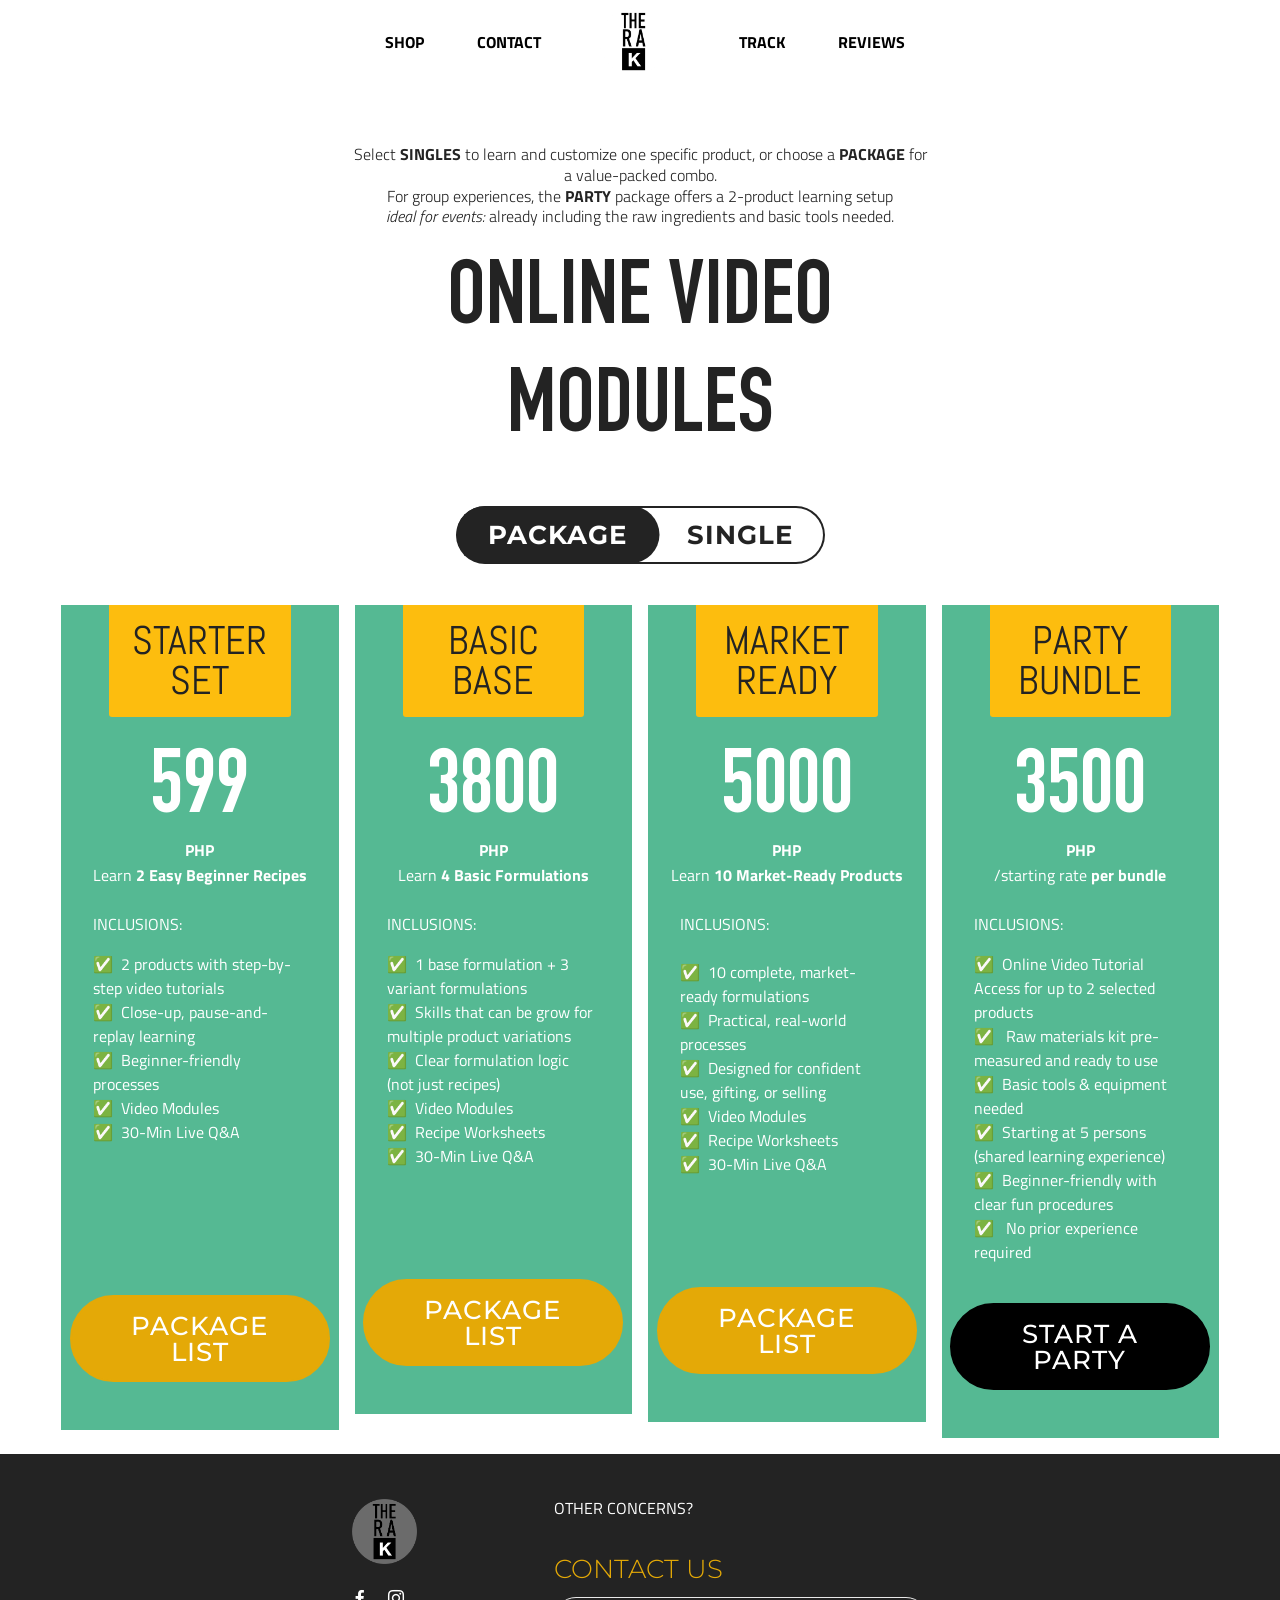
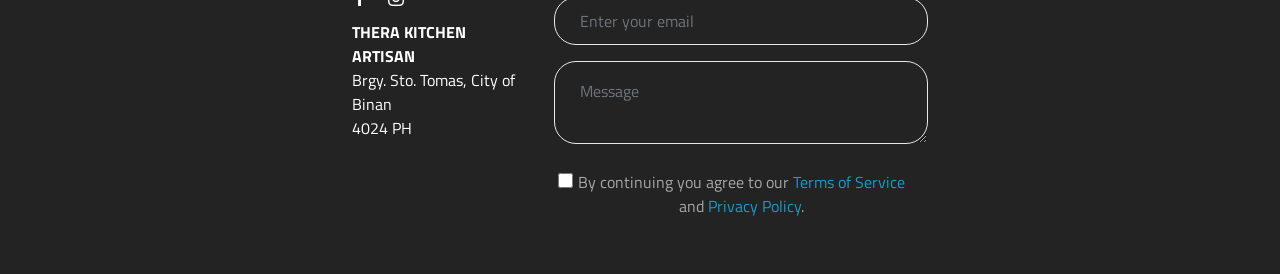
<file: onlinevideos.html>
<!DOCTYPE html>
<html  >
<head>
  <!-- Site made with Mobirise Website Builder v5.9.25, https://mobirise.com -->
  <meta charset="UTF-8">
  <meta http-equiv="X-UA-Compatible" content="IE=edge">
  <meta name="generator" content="Mobirise v5.9.25, mobirise.com">
  <meta name="viewport" content="width=device-width, initial-scale=1, minimum-scale=1">
  <link rel="shortcut icon" href="assets/images/thera-round-logo-1-118x118.png" type="image/x-icon">
  <meta name="description" content="">
  
  
  <title>Online Videos</title>
  <link rel="stylesheet" href="assets/bootstrap/css/bootstrap.min.css">
  <link rel="stylesheet" href="assets/bootstrap/css/bootstrap-grid.min.css">
  <link rel="stylesheet" href="assets/bootstrap/css/bootstrap-reboot.min.css">
  <link rel="stylesheet" href="assets/web/assets/gdpr-plugin/gdpr-styles.css">
  <link rel="stylesheet" href="assets/dropdown/css/style.css">
  <link rel="stylesheet" href="assets/formstyler/jquery.formstyler.css">
  <link rel="stylesheet" href="assets/formstyler/jquery.formstyler.theme.css">
  <link rel="stylesheet" href="assets/datepicker/jquery.datetimepicker.min.css">
  <link rel="stylesheet" href="assets/socicon/css/styles.css">
  <link rel="stylesheet" href="assets/theme/css/style.css">
  <link rel="stylesheet" href="assets/recaptcha.css">
  <link href="assets/fonts/style.css" rel="stylesheet">
  <link rel="preload" href="https://fonts.googleapis.com/css?family=Abel:400&display=swap" as="style" onload="this.onload=null;this.rel='stylesheet'">
  <noscript><link rel="stylesheet" href="https://fonts.googleapis.com/css?family=Abel:400&display=swap"></noscript>
  <link rel="preload" href="https://fonts.googleapis.com/css?family=Titillium+Web:200,200i,300,300i,400,400i,600,600i,700,700i,900&display=swap" as="style" onload="this.onload=null;this.rel='stylesheet'">
  <noscript><link rel="stylesheet" href="https://fonts.googleapis.com/css?family=Titillium+Web:200,200i,300,300i,400,400i,600,600i,700,700i,900&display=swap"></noscript>
  <link rel="preload" href="https://fonts.googleapis.com/css?family=Montserrat:100,200,300,400,500,600,700,800,900,100i,200i,300i,400i,500i,600i,700i,800i,900i&display=swap" as="style" onload="this.onload=null;this.rel='stylesheet'">
  <noscript><link rel="stylesheet" href="https://fonts.googleapis.com/css?family=Montserrat:100,200,300,400,500,600,700,800,900,100i,200i,300i,400i,500i,600i,700i,800i,900i&display=swap"></noscript>
  <link rel="preload" as="style" href="assets/mobirise/css/mbr-additional.css?v=cJeszK"><link rel="stylesheet" href="assets/mobirise/css/mbr-additional.css?v=cJeszK" type="text/css">

 <!-- Meta Pixel Code -->
<script>
!function(f,b,e,v,n,t,s)
{if(f.fbq)return;n=f.fbq=function(){n.callMethod?
n.callMethod.apply(n,arguments):n.queue.push(arguments)};
if(!f._fbq)f._fbq=n;n.push=n;n.loaded=!0;n.version='2.0';
n.queue=[];t=b.createElement(e);t.async=!0;
t.src=v;s=b.getElementsByTagName(e)[0];
s.parentNode.insertBefore(t,s)}(window, document,'script',
'https://connect.facebook.net/en_US/fbevents.js');
fbq('init', '1440741451053607');
fbq('track', 'PageView');
</script>
<noscript><img height="1" width="1" style="display:none"
src="https://www.facebook.com/tr?id=1440741451053607&ev=PageView&noscript=1"
/></noscript>
<!-- End Meta Pixel Code -->    
  
</head>
<body>
  
  <section class="menu popup-btn-cards cid-v7DWRbRtRK" once="menu" id="menu2-5f">

    
    

    <nav class="navbar navbar-dropdown navbar-fixed-top navbar-expand-lg">
        <div class="mbr-overlay" style="opacity: 0.9;"></div>

      
      
      <div class="collapse navbar-collapse" id="navbarSupportedContent">
            
        <div class="left-menu">
          <ul class="navbar-nav nav-dropdown" data-app-modern-menu="true"><li class="nav-item">
                  <a class="nav-link link text-black text-primary display-7" href="https://take.app/therakitchen/" target="_blank"><strong>SHOP</strong></a>
              </li>
              <li class="nav-item">
                  <a class="nav-link link text-black text-primary display-7" href="sms:+639989528137"><strong>CONTACT</strong></a>
              </li></ul>
        </div>

        <div class="brand-container">
          <div class="navbar-brand">
              <span class="navbar-logo">
                  <a href="index.html">
                      <img src="assets/images/thera-round-logo-1-118x118.png" alt="Thera Kitchen" style="height: 4.2rem;">
                  </a>
              </span>
              
          </div>
        </div>

        <div class="right-menu">
          <ul class="navbar-nav nav-dropdown" data-app-modern-menu="true"><li class="nav-item">
                <a class="nav-link link text-black text-primary display-7" href="https://spx.ph/" target="_blank"><strong>TRACK</strong></a>
            </li>
            <li class="nav-item">
                <a class="nav-link link text-black text-primary display-7" href="https://951faee5bf53443e90362c56c94fdb6d.elf.site" target="_blank"><strong>REVIEWS</strong></a>
            </li></ul>
        </div>
      </div>

          <button class="navbar-toggler" type="button" data-toggle="collapse" data-target="#navbarSupportedContent" aria-controls="navbarNavAltMarkup" aria-expanded="false" aria-label="Toggle navigation">
            <div class="hamburger">
                <span></span>
                <span></span>
                <span></span>
                <span></span>
            </div>
          </button>
    </nav>
</section>

<section class="cid-v8UHFP0NWE" id="content7-5j">

    

    
    <div class="container-fluid">
        <div class="row justify-content-center">
            <div class="col-12 col-lg-6 col-md-8 align-center">
                <h3 class="mbr-section-subtitle align-center mbr-fonts-style mbr-light pb-3 display-7">Select <strong>SINGLES</strong> to learn and customize one specific product, or choose a <strong>PACKAGE</strong> for a value-packed combo. <br>For group experiences, the <strong>PARTY</strong> package offers a 2-product learning setup<em> <br>ideal for events:</em>&nbsp;already including the raw ingredients and basic tools needed.</h3>
                <h2 class="mbr-section-title align-center mbr-fonts-style mbr-bold display-1">ONLINE VIDEO MODULES</h2>
            </div>
        </div>
    </div>
</section>

<section class="tabs1 cid-v8UGDzzcoT" id="tabs1-5i">

    

    
    <div class="container d-flex flex-column">
        <ul class="nav nav-tabs mb-4 d-flex justify-content-center mx-auto" role="tablist">
            <li class="nav-item first mbr-section-btn"><a class="btn mbr-fonts-style show btn-primary active display-4" role="tab" data-toggle="tab" href="#tabs1-5i_tab0" aria-selected="true"><strong>PACKAGE</strong></a></li>
            <li class="nav-item mbr-section-btn"><a class="mbr-fonts-style btn btn-primary active display-4" role="tab" data-toggle="tab" href="#tabs1-5i_tab1" aria-selected="true"><strong>SINGLE</strong></a></li>
        </ul>
        <div class="tab-content">
            <div id="tab1" class="tab-pane in active" role="tabpanel">
                <div class="media-container-row">
                    <div class="plan col-12 mx-2 my-3 justify-content-center col-lg-3">
                        <div class="plan-header text-center">
                            <h3 class="plan-title mb-3 mbr-black mbr-fonts-style display-5">STARTER<br>SET</h3>
                            <div class="plan-price">
                                <span class="price-figure mbr-white mbr-fonts-style display-1">599<br></span>
                                <span class="price-term mbr-white mbr-fonts-style display-7"><strong>PHP</strong><br>Learn <strong>2 Easy Beginner Recipes</strong><br></span>
                            </div>
                        </div>
                        <div class="plan-body">
                            <div class="plan-list align-center">
                                <ul class="list-group list-group-flush mbr-white mbr-fonts-style display-7">
                                    <li class="list-group-item"><span style="background-color: initial; font-size: 1rem;">INCLUSIONS:</span><br></li><li class="list-group-item">✅&nbsp; 2 products with step-by-step video tutorials<br><span style="background-color: initial; font-size: 1rem;">✅&nbsp; Close-up, pause-and-replay learning<br></span><span style="background-color: initial; font-size: 1rem;">✅&nbsp; Beginner-friendly processes<br></span><span style="background-color: initial; font-size: 1rem;">✅&nbsp; Video Modules<br></span><span style="background-color: initial; font-size: 1rem;">✅&nbsp; 30-Min Live Q&amp;A<br><br></span></li><br><li class="list-group-item"><span style="background-color: initial; font-size: 1rem;"><br><br></span></li>
                                </ul>
                            </div>
                            <div class="mbr-section-btn pt-4 align-center"><a class="btn btn-warning display-4">PACKAGE LIST</a></div>
                        </div>
                    </div>

                    <div class="plan col-12 mx-2 my-3 justify-content-center col-lg-3">
                        <div class="plan-header text-center">
                            <h3 class="plan-title mb-3 mbr-black mbr-fonts-style display-5">
                                BASIC<br>BASE</h3>
                            <div class="plan-price">
                                <span class="price-figure mbr-white mbr-fonts-style display-1">
                                    3800</span>
                                <span class="price-term mbr-white mbr-fonts-style display-7"><br><strong>PHP</strong><br>Learn <strong>4 Basic Formulations</strong><br></span>
                            </div>
                        </div>
                        <div class="plan-body">
                            <div class="plan-list align-center">
                                <ul class="list-group list-group-flush mbr-white mbr-fonts-style display-7">
                                    <li class="list-group-item"><span style="background-color: initial; font-size: 1rem;">INCLUSIONS:</span><br></li><li class="list-group-item">✅&nbsp; 1 base formulation + 3 variant formulations<br><span style="background-color: initial; font-size: 1rem;">✅&nbsp; Skills that can be grow for multiple product variations<br></span><span style="background-color: initial; font-size: 1rem;">✅&nbsp; Clear formulation logic<br>(not just recipes)<br></span><span style="background-color: initial; font-size: 1rem;">✅&nbsp; Video Modules<br></span><span style="background-color: initial; font-size: 1rem;">✅&nbsp; Recipe Worksheets<br></span><span style="background-color: initial; font-size: 1rem;">✅&nbsp; 30-Min Live Q&amp;A<br><br><br><br></span></li>
                                </ul>
                            </div>
                            <div class="mbr-section-btn pt-4 align-center"><a class="btn btn-warning display-4">
                                    PACKAGE LIST
                                </a></div>
                        </div>
                    </div>

                    <div class="plan col-12 mx-2 my-3 justify-content-center col-lg-3">
                        <div class="plan-header text-center">
                            <h3 class="plan-title mb-3 mbr-black mbr-fonts-style display-5">
                                MARKET<br>READY</h3>
                            <div class="plan-price">
                                <span class="price-figure mbr-white mbr-fonts-style display-1">
                                    5000</span>
                                <span class="price-term mbr-white mbr-fonts-style display-7"><br><strong>PHP</strong><br>Learn <strong>10 Market-Ready Products</strong><br></span>
                            </div>
                        </div>
                        <div class="plan-body">
                            <div class="plan-list align-center">
                                <ul class="list-group list-group-flush mbr-white mbr-fonts-style display-7">
                                    <li class="list-group-item">INCLUSIONS:<br><span style="font-size: 1rem; background-color: initial;"><br>✅&nbsp; 10 complete, market-ready&nbsp;</span><span style="font-size: 1rem; background-color: initial;">formulations<br></span><span style="font-size: 1rem; background-color: initial;">✅&nbsp; Practical, real-world processes<br></span><span style="font-size: 1rem; background-color: initial;">✅&nbsp; Designed for confident use,&nbsp;</span><span style="font-size: 1rem; background-color: initial;">gifting, or selling<br></span><span style="font-size: 1rem; background-color: initial;">✅&nbsp; Video Modules<br></span><span style="font-size: 1rem; background-color: initial;">✅&nbsp; Recipe Worksheets<br></span><span style="font-size: 1rem; background-color: initial;">✅&nbsp; 30-Min Live Q&amp;A</span></li><div><br><br><br></div></ul>
                            </div>
                            <div class="mbr-section-btn pt-4 align-center"><a class="btn btn-primary display-4">
                                    PACKAGE LIST
                                </a></div>
                        </div>
                    </div>

                    <div class="plan col-12 mx-2 my-3 justify-content-center col-lg-3">
                        <div class="plan-header text-center">
                            <h3 class="plan-title mb-3 mbr-black mbr-fonts-style display-5">PARTY BUNDLE</h3>
                            <div class="plan-price">
                                <span class="price-figure mbr-white mbr-fonts-style display-1">3500<br></span>
                                <span class="price-term mbr-white mbr-fonts-style display-7"><strong>PHP</strong><br>/starting rate <strong>per bundle</strong></span>
                            </div>
                        </div>
                        <div class="plan-body">
                            <div class="plan-list align-center">
                                <ul class="list-group list-group-flush mbr-white mbr-fonts-style display-7">
                                    <li class="list-group-item"><span style="background-color: initial; font-size: 1rem;">INCLUSIONS:</span></li><li class="list-group-item">✅&nbsp; Online Video Tutorial Access for up to 2 selected products<br><span style="background-color: initial; font-size: 1rem;">✅&nbsp; &nbsp;Raw materials kit pre-measured and ready to use</span><span style="background-color: initial; font-size: 1rem;">&nbsp;<br>✅&nbsp; Basic tools &amp; equipment needed<br></span><span style="background-color: initial; font-size: 1rem;">✅&nbsp; Starting at 5 persons (shared learning experience)<br></span><span style="background-color: initial; font-size: 1rem;">✅&nbsp; Beginner-friendly with clear fun procedures<br></span><span style="background-color: initial; font-size: 1rem;">✅&nbsp; &nbsp;No prior experience required</span></li>
                                </ul>
                            </div>
                            <div class="mbr-section-btn pt-4 align-center"><a class="btn btn-secondary display-4">START A PARTY</a></div>
                        </div>
                    </div>
                </div>
            </div>
            <div id="tab2" class="tab-pane" role="tabpanel">
                <div class="media-container-row">
                    <div class="plan col-12 mx-2 my-3 justify-content-center col-lg-3">
                        <div class="plan-header text-center">
                            <h3 class="plan-title mb-3 mbr-black mbr-fonts-style display-5">
                                BEGINNER</h3>
                            <div class="plan-price">
                                <span class="price-figure mbr-white mbr-fonts-style display-1">380</span>
                                <span class="price-term mbr-white mbr-fonts-style display-7"><br><strong>PHP</strong><br>&nbsp;/per product</span>
                            </div>
                        </div>
                        <div class="plan-body">
                            <div class="plan-list align-center">
                                <ul class="list-group list-group-flush mbr-white mbr-fonts-style display-7">
                                    <li class="list-group-item"><em><br>Video Module<br><span style="background-color: initial; font-size: 1rem;">Recipe Worksheet<br></span>30-Min Live Q&amp;A<br></em><br><span style="background-color: initial; font-size: 1rem;">An INTRODUCTORY LEARNING experience designed to gently ease you into the world of formulation. It focuses on understanding how the products are made.</span><span style="background-color: initial; font-size: 1rem;">The recipes in this level follow </span><strong style="background-color: initial; font-size: 1rem;">common and familiar methods </strong><span style="background-color: initial; font-size: 1rem;">used with handmade natural cosmetics.</span></li><li class="list-group-item"><span style="background-color: initial; font-size: 1rem;">✔️ Remove fear around ingredients and procedures<br></span><span style="background-color: initial; font-size: 1rem;">✔️ Understand basic formulation flow<br></span><span style="background-color: initial; font-size: 1rem;">✔️ Experience your “first win” without pressure.</span></li>
                                </ul>
                            </div>
                            <div class="mbr-section-btn pt-4 align-center"><a class="btn btn-warning display-4">PRODUCT LIST</a></div>
                        </div>
                    </div>

                    <div class="plan col-12 mx-2 my-3 justify-content-center col-lg-3">
                        <div class="plan-header text-center">
                            <h3 class="plan-title mb-3 mbr-black mbr-fonts-style display-5">
                                BASIC</h3>
                            <div class="plan-price">
                                <span class="price-figure mbr-white mbr-fonts-style display-1">850</span>
                                <span class="price-term mbr-white mbr-fonts-style display-7"><br>PHP<br>⭐️⭐️⭐️&nbsp;&nbsp;<strong>BEST SELLER&nbsp;</strong>⭐️⭐️⭐️<br>/per product</span>
                            </div>
                        </div>
                        <div class="plan-body">
                            <div class="plan-list align-center">
                                <ul class="list-group list-group-flush mbr-white mbr-fonts-style display-7">
                                    <li class="list-group-item"><em><span style="background-color: initial; font-size: 1rem;">Video Module<br></span><span style="background-color: initial; font-size: 1rem;">Recipe Worksheet<br></span><span style="background-color: initial; font-size: 1rem;">30-Min Live Q&amp;A</span></em></li><li class="list-group-item">We introduce a more structured, dependable <strong>base formulation</strong> that acts as a long-term foundation for future product development. Instead of teaching just one finished product, it teaches a <strong>framework</strong>.</li><li class="list-group-item"><span style="background-color: initial; font-size: 1rem;">✔️ Learn how a base formula works<br></span><span style="background-color: initial; font-size: 1rem;">✔️ Customize and improve them with confidence<br></span><span style="background-color: initial; font-size: 1rem;">✔️ Learn how small changes can lead to multiple variations.&nbsp;</span></li><li class="list-group-item"><br></li><li class="list-group-item"><br></li>
                                </ul>
                            </div>
                            <div class="mbr-section-btn pt-4 align-center"><a class="btn btn-warning display-4">PRODUCT LIST</a></div>
                        </div>
                    </div>

                    <div class="plan col-12 mx-2 my-3 justify-content-center col-lg-3">
                        <div class="plan-header text-center">
                            <h3 class="plan-title mb-3 mbr-black mbr-fonts-style display-5">ADVANCED</h3>
                            <div class="plan-price">
                                <span class="price-figure mbr-white mbr-fonts-style display-1">2800</span>
                                <span class="price-term mbr-white mbr-fonts-style display-7">&nbsp; &nbsp;<br><strong>PHP</strong><br>/per product</span>
                            </div>
                        </div>
                        <div class="plan-body">
                            <div class="plan-list align-center">
                                <ul class="list-group list-group-flush mbr-white mbr-fonts-style display-7">
                                    <li class="list-group-item"><em><span style="background-color: initial; font-size: 1rem;"><br>Video Module<br></span><span style="background-color: initial; font-size: 1rem;">Recipe Worksheet<br></span><span style="background-color: initial; font-size: 1rem;">30-Min Live Q&amp;A</span></em></li><li class="list-group-item">A PROFESSIONAL-LEVEL formulation training designed for creators who are ready to move forward.<strong>&nbsp;</strong><span style="background-color: initial; font-size: 1rem;">The recipe provided in this level is a <strong>market-ready formulation</strong>—meaning every ingredient, percentage, and step exists for a functional reason, allowing the formula to be replicated accurately in multiple batches.<br></span><span style="background-color: initial; font-size: 1rem;">Unlike earlier tiers, this level assumes the student already understands basic formulation flow.</span></li><li class="list-group-item">✔️ Precision VS improvisation<br><span style="background-color: initial; font-size: 1rem;">✔️ Stability VS experimentation<br></span><span style="background-color: initial; font-size: 1rem;">✔️ Process VS guesswork<br><br><br></span></li>
                                </ul>
                            </div>
                            <div class="mbr-section-btn pt-4 align-center"><a class="btn btn-warning display-4">PRODUCT LIST</a></div>
                        </div>
                    </div>

                    <div class="plan col-12 mx-2 my-3 justify-content-center col-lg-3">
                        <div class="plan-header text-center">
                            <h3 class="plan-title mb-3 mbr-black mbr-fonts-style display-5">
                                PREMIUM</h3>
                            <div class="plan-price">
                                <span class="price-figure mbr-white mbr-fonts-style display-1">
                                    4800</span>
                                <span class="price-term mbr-white mbr-fonts-style display-7">&nbsp;<br><strong>PHP</strong><br>/per product</span>
                            </div>
                        </div>
                        <div class="plan-body">
                            <div class="plan-list align-center">
                                <ul class="list-group list-group-flush mbr-white mbr-fonts-style display-7">
                                    <li class="list-group-item"><em><span style="background-color: initial; font-size: 1rem;"><br>Video Module<br></span><span style="background-color: initial; font-size: 1rem;">Recipe Worksheet<br></span><span style="background-color: initial; font-size: 1rem;">30-Min Live Q&amp;A</span></em></li><li class="list-group-item"><span style="background-color: initial; font-size: 1rem;">An ELITE-LEVEL formulation experience that goes beyond teaching a recipe—it reveals the strategic thinking, formulation decisions, and performance-driven logic behind a <strong>highly effective and highly sellable product</strong>.<br></span><span style="background-color: initial; font-size: 1rem;">The formulas in this tier are proprietary and experience-earned, developed through extensive testing, refinement, and real-world use—not from public sources, blogs, or common DIY frameworks. These are formulations are built with customer results in mind.</span></li><li class="list-group-item"><span style="background-color: initial; font-size: 1rem;">&nbsp;✔️ Competitive differentiation means 'premium'<br></span><span style="background-color: initial; font-size: 1rem;">✔️ Stronger market positioning<br></span><span style="background-color: initial; font-size: 1rem;">✔️ Formulation decisions that affect repeat purchases.</span></li>
                                </ul>
                            </div>
                            <div class="mbr-section-btn pt-4 align-center"><a class="btn btn-warning display-4">PRODUCT LIST</a></div>
                        </div>
                    </div>
                </div>
            </div>
        </div>
    </div>
</section>

<section class="cid-uIosyL8bml" id="footer7-5g">

    

    

    <div class="container-fluid">
        <div class="row justify-content-center align-center">
            <div class="col-lg-2 col-md-3 pb-3">
              <div class="logo-section align-left">
                  <a href="#">
                    <img src="assets/images/thera-round-logo-1-118x118.png" alt="Mobirise" style="width: 38%;">
                  </a>
              </div>
              <div class="social-media align-left">
                 <ul>
                   <li>
                       <a class="icon-transition" href="https://www.facebook.com/therakitchenph" target="_blank">
                           <span class="mbr-iconfont mbr-white socicon-facebook socicon"></span>
                       </a>
                   </li>
                   <li>
                       <a class="icon-transition" href="https://www.instagram.com/therakitchenartisan/" target="_blank">
                           <span class="mbr-iconfont mbr-white socicon-instagram socicon"></span>
                       </a>
                   </li>
                   
                   
                   
                 </ul>
              </div>
              <h3 class="mbr-fonts-style mbr-text mbr-white align-left display-7"><strong>THERA KITCHEN ARTISAN</strong><br>Brgy. Sto. Tomas, City of Binan<br>4024 PH</h3>
            </div>
            
            
            
            <div class="col-lg-4 col-md-8 pb-3">
                <h3 class="mbr-fonts-style mbr-section-title mbr-white align-left display-7">
                    OTHER CONCERNS?</h3>
                <h3 class="mbr-fonts-style mbr-offer mbr-white align-left display-4">CONTACT US</h3>
                <div class="form-wrap" data-form-type="formoid">
<!--Formbuilder Form-->
<form action="https://mobirise.eu/" method="POST" class="mbr-form form-with-styler" data-form-title="My Mobirise Form"><input type="hidden" name="email" data-form-email="true" value="Ys50IvOZwHfWbIzCTrtM8IiN88gv17Uew4bGiB5nbr3WemPaMqd4+G+Ow5+je4xBR4mnIzI1z7Zb1wyKigf9cTUodaPgB++Pse+u+/8rt4XBcWm+ZUGROxlCutqdqrgv.BHdrxfrp7Oi7IqeI14uB4PWbhQ3ZDm6HWboMUs016ceoRFB43Gr8HwT6wJZjdNeVdy35pK+xBUqjIX/6p+j+4OBrrv1haiAzn4hhRnKG9XyReHr5mXw/tghxpU3U63kT">
<div class="row">
<div hidden="hidden" data-form-alert="" class="alert alert-success col-12">Thanks for filling out the form! Someone will get back to you soon! 🌸</div>
<div hidden="hidden" data-form-alert-danger="" class="alert alert-danger col-12"> </div>
</div>
<div class="dragArea row">
<div class="col-md-12 form-group" data-for="email">
<input type="email" name="email" placeholder="Enter your email" data-form-field="Email" required="required" class="form-control display-7" value="" id="email-footer7-5g">
</div>
<div class="col-lg-12 col-md-12 col-sm-12 form-group" data-for="textarea">
<textarea name="textarea" placeholder="Message" data-form-field="textarea" required="required" class="form-control display-7" id="textarea-footer7-5g"></textarea>
</div>
</div>
<span class="gdpr-block">
<label>
<span class="textGDPR display-7" style="color: #a7a7a7"><input type="checkbox" name="gdpr" id="gdpr-footer7-5g" required="">By continuing you agree to our <a style="color: #149dcc; text-decoration: none;" href="terms.html">Terms of Service</a> and <a style="color: #149dcc; text-decoration: none;" href="policy.html">Privacy Policy</a>.</span>
</label>
</span></form><!--Formbuilder Form-->
</div>
            </div>
        </div>
    </div>
</section>


<script src="assets/web/assets/jquery/jquery.min.js"></script>
  <script src="assets/popper/popper.min.js"></script>
  <script src="assets/bootstrap/js/bootstrap.min.js"></script>
  <script src="assets/smoothscroll/smooth-scroll.js"></script>
  <script src="assets/dropdown/js/nav-dropdown.js"></script>
  <script src="assets/dropdown/js/navbar-dropdown.js"></script>
  <script src="assets/touchswipe/jquery.touch-swipe.min.js"></script>
  <script src="assets/mbr-tabs/mbr-tabs.js"></script>
  <script src="assets/formstyler/jquery.formstyler.js"></script>
  <script src="assets/formstyler/jquery.formstyler.min.js"></script>
  <script src="assets/datepicker/jquery.datetimepicker.full.js"></script>
  <script src="assets/theme/js/script.js"></script>
  <script src="assets/formoid.min.js"></script>
  
  
  
</body>
</html>
</file>
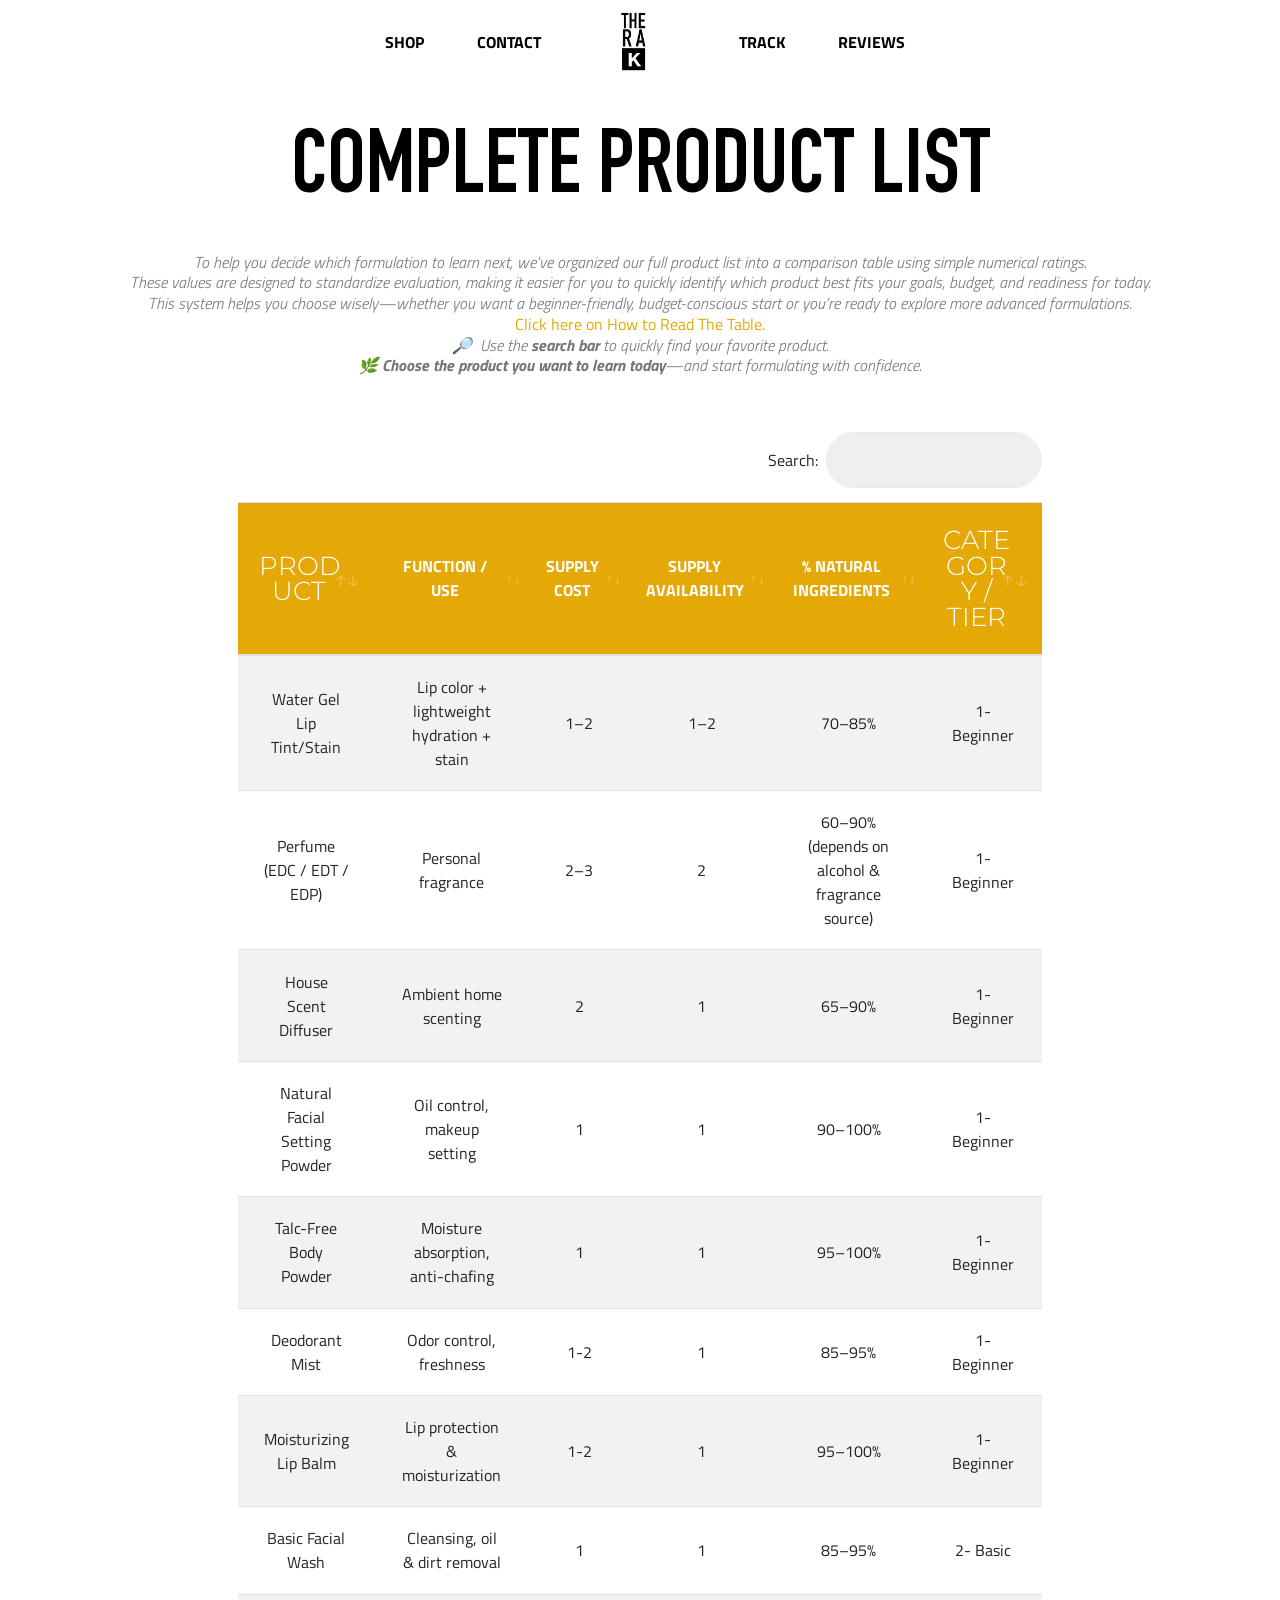
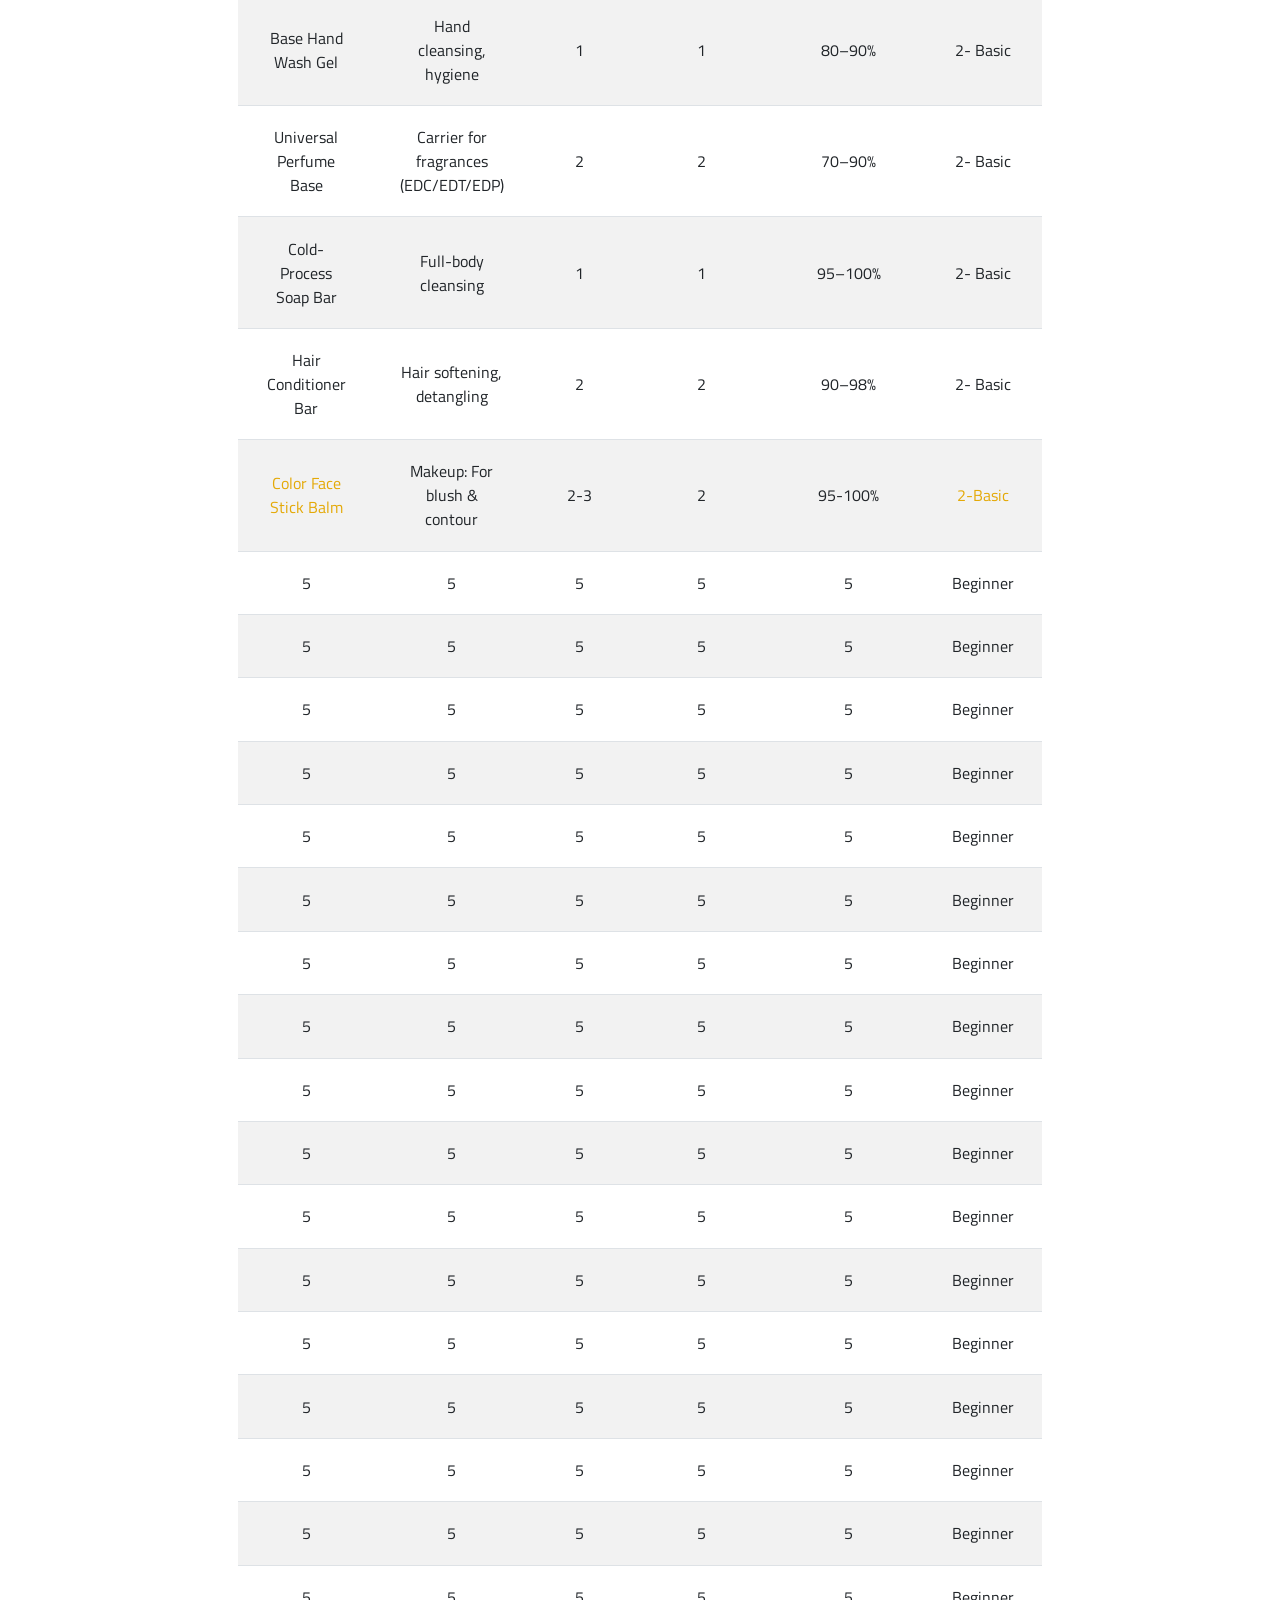
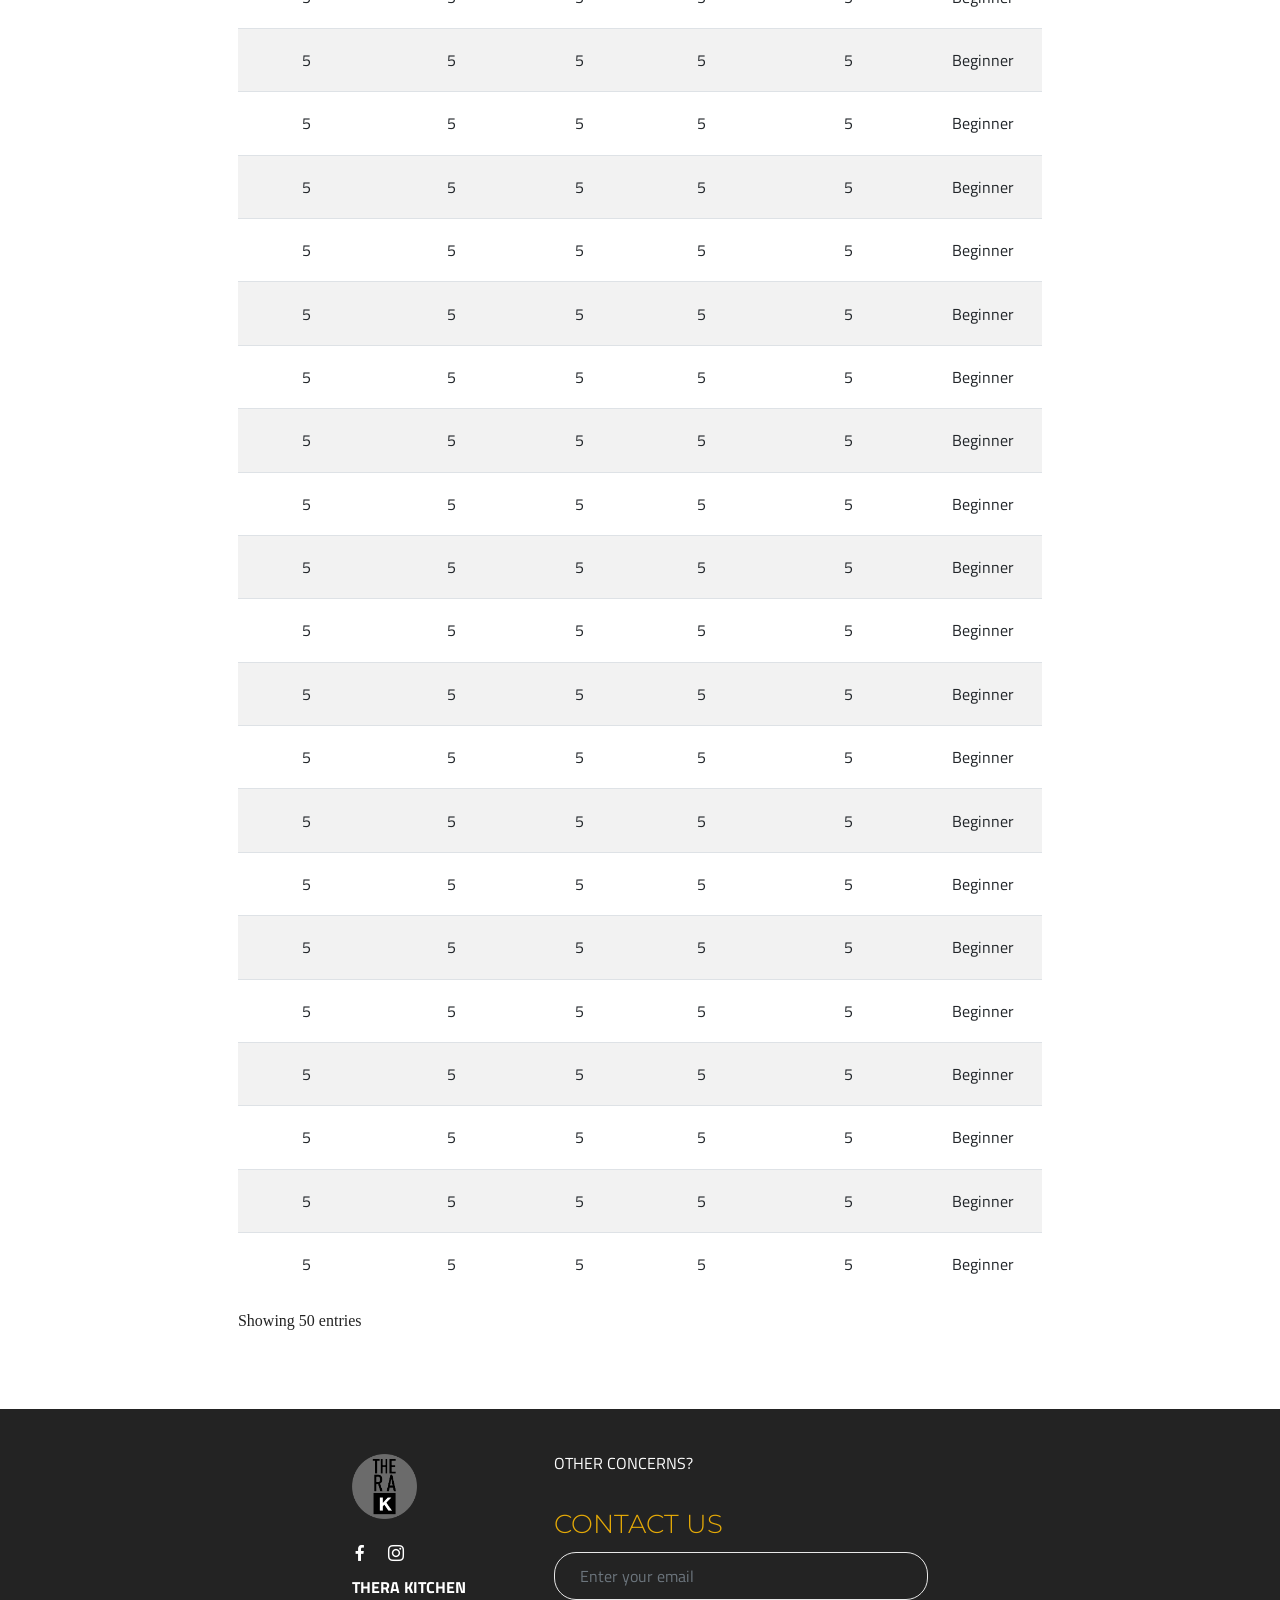
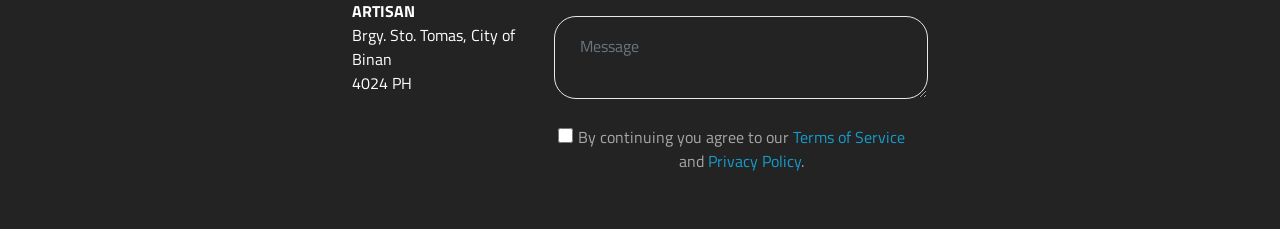
<file: page12.html>
<!DOCTYPE html>
<html  >
<head>
  <!-- Site made with Mobirise Website Builder v5.9.25, https://mobirise.com -->
  <meta charset="UTF-8">
  <meta http-equiv="X-UA-Compatible" content="IE=edge">
  <meta name="generator" content="Mobirise v5.9.25, mobirise.com">
  <meta name="viewport" content="width=device-width, initial-scale=1, minimum-scale=1">
  <link rel="shortcut icon" href="assets/images/thera-round-logo-1-118x118.png" type="image/x-icon">
  <meta name="description" content="">
  
  
  <title>Product List Online</title>
  <link rel="stylesheet" href="assets/bootstrap/css/bootstrap.min.css">
  <link rel="stylesheet" href="assets/bootstrap/css/bootstrap-grid.min.css">
  <link rel="stylesheet" href="assets/bootstrap/css/bootstrap-reboot.min.css">
  <link rel="stylesheet" href="assets/web/assets/gdpr-plugin/gdpr-styles.css">
  <link rel="stylesheet" href="assets/dropdown/css/style.css">
  <link rel="stylesheet" href="assets/datatables/data-tables.bootstrap4.min.css">
  <link rel="stylesheet" href="assets/formstyler/jquery.formstyler.css">
  <link rel="stylesheet" href="assets/formstyler/jquery.formstyler.theme.css">
  <link rel="stylesheet" href="assets/datepicker/jquery.datetimepicker.min.css">
  <link rel="stylesheet" href="assets/socicon/css/styles.css">
  <link rel="stylesheet" href="assets/theme/css/style.css">
  <link rel="stylesheet" href="assets/recaptcha.css">
  <link href="assets/fonts/style.css" rel="stylesheet">
  <link rel="preload" href="https://fonts.googleapis.com/css?family=Abel:400&display=swap" as="style" onload="this.onload=null;this.rel='stylesheet'">
  <noscript><link rel="stylesheet" href="https://fonts.googleapis.com/css?family=Abel:400&display=swap"></noscript>
  <link rel="preload" href="https://fonts.googleapis.com/css?family=Titillium+Web:200,200i,300,300i,400,400i,600,600i,700,700i,900&display=swap" as="style" onload="this.onload=null;this.rel='stylesheet'">
  <noscript><link rel="stylesheet" href="https://fonts.googleapis.com/css?family=Titillium+Web:200,200i,300,300i,400,400i,600,600i,700,700i,900&display=swap"></noscript>
  <link rel="preload" href="https://fonts.googleapis.com/css?family=Montserrat:100,200,300,400,500,600,700,800,900,100i,200i,300i,400i,500i,600i,700i,800i,900i&display=swap" as="style" onload="this.onload=null;this.rel='stylesheet'">
  <noscript><link rel="stylesheet" href="https://fonts.googleapis.com/css?family=Montserrat:100,200,300,400,500,600,700,800,900,100i,200i,300i,400i,500i,600i,700i,800i,900i&display=swap"></noscript>
  <link rel="preload" as="style" href="assets/mobirise/css/mbr-additional.css?v=YgHghr"><link rel="stylesheet" href="assets/mobirise/css/mbr-additional.css?v=YgHghr" type="text/css">

  
  
  
</head>
<body>
  
  <section class="menu popup-btn-cards cid-v7DWRbRtRK" once="menu" id="menu2-8d">

    
    

    <nav class="navbar navbar-dropdown navbar-fixed-top navbar-expand-lg">
        <div class="mbr-overlay" style="opacity: 0.9;"></div>

      
      
      <div class="collapse navbar-collapse" id="navbarSupportedContent">
            
        <div class="left-menu">
          <ul class="navbar-nav nav-dropdown" data-app-modern-menu="true"><li class="nav-item">
                  <a class="nav-link link text-black text-primary display-7" href="https://take.app/therakitchen/" target="_blank"><strong>SHOP</strong></a>
              </li>
              <li class="nav-item">
                  <a class="nav-link link text-black text-primary display-7" href="sms:+639989528137"><strong>CONTACT</strong></a>
              </li></ul>
        </div>

        <div class="brand-container">
          <div class="navbar-brand">
              <span class="navbar-logo">
                  <a href="index.html">
                      <img src="assets/images/thera-round-logo-1-118x118.png" alt="Thera Kitchen" style="height: 4.2rem;">
                  </a>
              </span>
              
          </div>
        </div>

        <div class="right-menu">
          <ul class="navbar-nav nav-dropdown" data-app-modern-menu="true"><li class="nav-item">
                <a class="nav-link link text-black text-primary display-7" href="https://spx.ph/" target="_blank"><strong>TRACK</strong></a>
            </li>
            <li class="nav-item">
                <a class="nav-link link text-black text-primary display-7" href="https://951faee5bf53443e90362c56c94fdb6d.elf.site" target="_blank"><strong>REVIEWS</strong></a>
            </li></ul>
        </div>
      </div>

          <button class="navbar-toggler" type="button" data-toggle="collapse" data-target="#navbarSupportedContent" aria-controls="navbarNavAltMarkup" aria-expanded="false" aria-label="Toggle navigation">
            <div class="hamburger">
                <span></span>
                <span></span>
                <span></span>
                <span></span>
            </div>
          </button>
    </nav>
</section>

<section class="table1 section-table cid-vaTnQp3L2l" id="table1-8f">

    

    
    <div class="container-fluid">
        <div class="media-container-row align-center">
            <div class="col-12 col-md-12">
                <h2 class="mbr-section-title mbr-fonts-style mbr-black display-1">COMPLETE PRODUCT LIST</h2>
                
                <h3 class="mbr-section-subtitle mbr-light mbr-fonts-style pb-5 pt-3 display-7"><em>To help you decide which formulation to learn next, we’ve organized our full product list into a comparison table using simple numerical ratings.</em><div><em style="font-size: 1rem;">These values are designed to standardize evaluation, making it easier for you to quickly identify which product best fits your goals, budget, and readiness for today.</em><br></div><div><em>This system helps you choose wisely—whether you want a beginner-friendly, budget-conscious start or you’re ready to explore more advanced formulations.</em></div><div><a href="#" class="text-primary" data-toggle="modal" data-target="#mbr-popup-8h">Click here on How to Read The Table.</a></div><div><em>🔎&nbsp; Use the <strong>search bar</strong> to quickly find your favorite product.</em></div><div><em>🌿 <strong>Choose the product you want to learn today</strong>—and start formulating with confidence.</em></div></h3>
                <div class="table-wrapper" style="width: 78%;">
                    <div class="container-fluid">
                        <div class="row search">
                            <div class="col-md-6"></div>
                            <div class="col-md-6">
                                <div class="dataTables_filter">
                                    <label class="searchInfo mbr-fonts-style display-7"><strong>Search</strong>:</label>
                                    <input class="form-control input-sm" disabled="">
                                </div>
                            </div>
                        </div>
                    </div>
                    <div class="container-fluid scroll">
                        <table class="table table-striped isSearch" cellspacing="0" data-empty="No matching records found">
                            <thead>
                                <tr class="table-heads">
                                    
                                    
                                    
                                    
                                    
                                <th class="head-item mbr-fonts-style display-4">PRODUCT</th><th class="head-item mbr-fonts-style display-7">FUNCTION / USE</th><th class="head-item mbr-fonts-style display-7">SUPPLY COST</th><th class="head-item mbr-fonts-style display-7">SUPPLY <br>AVAILABILITY</th><th class="head-item mbr-fonts-style display-7">% NATURAL <br>INGREDIENTS</th><th class="head-item mbr-fonts-style display-4">CATEGORY / TIER</th></tr>
                            </thead>

                            <tbody>
                                

                                

                                

                                

                                
                            <tr> 
                                    
                                    
                                    
                                    
                                    
                                <td class="body-item mbr-fonts-style display-7">Water Gel Lip Tint/Stain</td><td class="body-item mbr-fonts-style display-7">Lip color + lightweight hydration + stain</td><td class="body-item mbr-fonts-style display-7">1–2</td><td class="body-item mbr-fonts-style display-7">1–2</td><td class="body-item mbr-fonts-style display-7">70–85%</td><td class="body-item mbr-fonts-style display-7">1- Beginner</td></tr><tr> 
                                    
                                    
                                    
                                    
                                    
                                <td class="body-item mbr-fonts-style display-7">Perfume (EDC / EDT / EDP)</td><td class="body-item mbr-fonts-style display-7">Personal fragrance</td><td class="body-item mbr-fonts-style display-7">2–3</td><td class="body-item mbr-fonts-style display-7">2</td><td class="body-item mbr-fonts-style display-7">60–90% (depends on alcohol &amp; fragrance source)</td><td class="body-item mbr-fonts-style display-7">1- Beginner</td></tr><tr> 
                                    
                                    
                                    
                                    
                                    
                                <td class="body-item mbr-fonts-style display-7">House Scent Diffuser</td><td class="body-item mbr-fonts-style display-7">Ambient home scenting</td><td class="body-item mbr-fonts-style display-7">2</td><td class="body-item mbr-fonts-style display-7">1</td><td class="body-item mbr-fonts-style display-7">65–90%</td><td class="body-item mbr-fonts-style display-7">1- Beginner</td></tr><tr> 
                                    
                                    
                                    
                                    
                                    
                                <td class="body-item mbr-fonts-style display-7">Natural Facial Setting Powder</td><td class="body-item mbr-fonts-style display-7">Oil control, makeup setting</td><td class="body-item mbr-fonts-style display-7">1</td><td class="body-item mbr-fonts-style display-7">1</td><td class="body-item mbr-fonts-style display-7">90–100%</td><td class="body-item mbr-fonts-style display-7">1- Beginner</td></tr><tr> 
                                    
                                    
                                    
                                    
                                    
                                <td class="body-item mbr-fonts-style display-7">Talc-Free Body Powder</td><td class="body-item mbr-fonts-style display-7">Moisture absorption, anti-chafing</td><td class="body-item mbr-fonts-style display-7">1</td><td class="body-item mbr-fonts-style display-7">1</td><td class="body-item mbr-fonts-style display-7">95–100%</td><td class="body-item mbr-fonts-style display-7">1- Beginner</td></tr><tr> 
                                    
                                    
                                    
                                    
                                    
                                <td class="body-item mbr-fonts-style display-7">Deodorant Mist</td><td class="body-item mbr-fonts-style display-7">Odor control, freshness</td><td class="body-item mbr-fonts-style display-7">1-2</td><td class="body-item mbr-fonts-style display-7">1</td><td class="body-item mbr-fonts-style display-7">85–95%</td><td class="body-item mbr-fonts-style display-7">1- Beginner</td></tr><tr> 
                                    
                                    
                                    
                                    
                                    
                                <td class="body-item mbr-fonts-style display-7">Moisturizing Lip Balm</td><td class="body-item mbr-fonts-style display-7">Lip protection &amp; moisturization</td><td class="body-item mbr-fonts-style display-7">1-2</td><td class="body-item mbr-fonts-style display-7">1</td><td class="body-item mbr-fonts-style display-7">95–100%</td><td class="body-item mbr-fonts-style display-7">1- Beginner</td></tr><tr> 
                                    
                                    
                                    
                                    
                                    
                                <td class="body-item mbr-fonts-style display-7">Basic Facial Wash</td><td class="body-item mbr-fonts-style display-7">Cleansing, oil &amp; dirt removal</td><td class="body-item mbr-fonts-style display-7">1</td><td class="body-item mbr-fonts-style display-7">1</td><td class="body-item mbr-fonts-style display-7">85–95%</td><td class="body-item mbr-fonts-style display-7">2- Basic</td></tr><tr> 
                                    
                                    
                                    
                                    
                                    
                                <td class="body-item mbr-fonts-style display-7">Base Hand Wash Gel</td><td class="body-item mbr-fonts-style display-7">Hand cleansing, hygiene</td><td class="body-item mbr-fonts-style display-7">1</td><td class="body-item mbr-fonts-style display-7">1</td><td class="body-item mbr-fonts-style display-7">80–90%</td><td class="body-item mbr-fonts-style display-7">2- Basic</td></tr><tr> 
                                    
                                    
                                    
                                    
                                    
                                <td class="body-item mbr-fonts-style display-7">Universal Perfume Base</td><td class="body-item mbr-fonts-style display-7">Carrier for fragrances (EDC/EDT/EDP)</td><td class="body-item mbr-fonts-style display-7">2</td><td class="body-item mbr-fonts-style display-7">2</td><td class="body-item mbr-fonts-style display-7">70–90%</td><td class="body-item mbr-fonts-style display-7">2- Basic</td></tr><tr> 
                                    
                                    
                                    
                                    
                                    
                                <td class="body-item mbr-fonts-style display-7">Cold-Process Soap Bar</td><td class="body-item mbr-fonts-style display-7">Full-body cleansing</td><td class="body-item mbr-fonts-style display-7">1</td><td class="body-item mbr-fonts-style display-7">1</td><td class="body-item mbr-fonts-style display-7">95–100%</td><td class="body-item mbr-fonts-style display-7">2- Basic</td></tr><tr> 
                                    
                                    
                                    
                                    
                                    
                                <td class="body-item mbr-fonts-style display-7">Hair Conditioner Bar</td><td class="body-item mbr-fonts-style display-7">Hair softening, detangling</td><td class="body-item mbr-fonts-style display-7">2</td><td class="body-item mbr-fonts-style display-7">2</td><td class="body-item mbr-fonts-style display-7">90–98%</td><td class="body-item mbr-fonts-style display-7">2- Basic</td></tr><tr> 
                                    
                                    
                                    
                                    
                                    
                                <td class="body-item mbr-fonts-style display-7"><a href="https://take.app/therakitchen/p/cmkny450n000804l1jm6wxls0" class="text-primary" target="_blank">Color Face Stick Balm</a></td><td class="body-item mbr-fonts-style display-7">Makeup: For blush &amp; contour</td><td class="body-item mbr-fonts-style display-7">2-3</td><td class="body-item mbr-fonts-style display-7">2</td><td class="body-item mbr-fonts-style display-7">95-100%</td><td class="body-item mbr-fonts-style display-7"><a href="https://take.app/therakitchen/p/cmkny450n000804l1jm6wxls0" class="text-primary" target="_blank">2-Basic</a></td></tr><tr> 
                                    
                                    
                                    
                                    
                                    
                                <td class="body-item mbr-fonts-style display-7">5</td><td class="body-item mbr-fonts-style display-7">5</td><td class="body-item mbr-fonts-style display-7">5</td><td class="body-item mbr-fonts-style display-7">5</td><td class="body-item mbr-fonts-style display-7">5</td><td class="body-item mbr-fonts-style display-7">Beginner</td></tr><tr> 
                                    
                                    
                                    
                                    
                                    
                                <td class="body-item mbr-fonts-style display-7">5</td><td class="body-item mbr-fonts-style display-7">5</td><td class="body-item mbr-fonts-style display-7">5</td><td class="body-item mbr-fonts-style display-7">5</td><td class="body-item mbr-fonts-style display-7">5</td><td class="body-item mbr-fonts-style display-7">Beginner</td></tr><tr> 
                                    
                                    
                                    
                                    
                                    
                                <td class="body-item mbr-fonts-style display-7">5</td><td class="body-item mbr-fonts-style display-7">5</td><td class="body-item mbr-fonts-style display-7">5</td><td class="body-item mbr-fonts-style display-7">5</td><td class="body-item mbr-fonts-style display-7">5</td><td class="body-item mbr-fonts-style display-7">Beginner</td></tr><tr> 
                                    
                                    
                                    
                                    
                                    
                                <td class="body-item mbr-fonts-style display-7">5</td><td class="body-item mbr-fonts-style display-7">5</td><td class="body-item mbr-fonts-style display-7">5</td><td class="body-item mbr-fonts-style display-7">5</td><td class="body-item mbr-fonts-style display-7">5</td><td class="body-item mbr-fonts-style display-7">Beginner</td></tr><tr> 
                                    
                                    
                                    
                                    
                                    
                                <td class="body-item mbr-fonts-style display-7">5</td><td class="body-item mbr-fonts-style display-7">5</td><td class="body-item mbr-fonts-style display-7">5</td><td class="body-item mbr-fonts-style display-7">5</td><td class="body-item mbr-fonts-style display-7">5</td><td class="body-item mbr-fonts-style display-7">Beginner</td></tr><tr> 
                                    
                                    
                                    
                                    
                                    
                                <td class="body-item mbr-fonts-style display-7">5</td><td class="body-item mbr-fonts-style display-7">5</td><td class="body-item mbr-fonts-style display-7">5</td><td class="body-item mbr-fonts-style display-7">5</td><td class="body-item mbr-fonts-style display-7">5</td><td class="body-item mbr-fonts-style display-7">Beginner</td></tr><tr> 
                                    
                                    
                                    
                                    
                                    
                                <td class="body-item mbr-fonts-style display-7">5</td><td class="body-item mbr-fonts-style display-7">5</td><td class="body-item mbr-fonts-style display-7">5</td><td class="body-item mbr-fonts-style display-7">5</td><td class="body-item mbr-fonts-style display-7">5</td><td class="body-item mbr-fonts-style display-7">Beginner</td></tr><tr> 
                                    
                                    
                                    
                                    
                                    
                                <td class="body-item mbr-fonts-style display-7">5</td><td class="body-item mbr-fonts-style display-7">5</td><td class="body-item mbr-fonts-style display-7">5</td><td class="body-item mbr-fonts-style display-7">5</td><td class="body-item mbr-fonts-style display-7">5</td><td class="body-item mbr-fonts-style display-7">Beginner</td></tr><tr> 
                                    
                                    
                                    
                                    
                                    
                                <td class="body-item mbr-fonts-style display-7">5</td><td class="body-item mbr-fonts-style display-7">5</td><td class="body-item mbr-fonts-style display-7">5</td><td class="body-item mbr-fonts-style display-7">5</td><td class="body-item mbr-fonts-style display-7">5</td><td class="body-item mbr-fonts-style display-7">Beginner</td></tr><tr> 
                                    
                                    
                                    
                                    
                                    
                                <td class="body-item mbr-fonts-style display-7">5</td><td class="body-item mbr-fonts-style display-7">5</td><td class="body-item mbr-fonts-style display-7">5</td><td class="body-item mbr-fonts-style display-7">5</td><td class="body-item mbr-fonts-style display-7">5</td><td class="body-item mbr-fonts-style display-7">Beginner</td></tr><tr> 
                                    
                                    
                                    
                                    
                                    
                                <td class="body-item mbr-fonts-style display-7">5</td><td class="body-item mbr-fonts-style display-7">5</td><td class="body-item mbr-fonts-style display-7">5</td><td class="body-item mbr-fonts-style display-7">5</td><td class="body-item mbr-fonts-style display-7">5</td><td class="body-item mbr-fonts-style display-7">Beginner</td></tr><tr> 
                                    
                                    
                                    
                                    
                                    
                                <td class="body-item mbr-fonts-style display-7">5</td><td class="body-item mbr-fonts-style display-7">5</td><td class="body-item mbr-fonts-style display-7">5</td><td class="body-item mbr-fonts-style display-7">5</td><td class="body-item mbr-fonts-style display-7">5</td><td class="body-item mbr-fonts-style display-7">Beginner</td></tr><tr> 
                                    
                                    
                                    
                                    
                                    
                                <td class="body-item mbr-fonts-style display-7">5</td><td class="body-item mbr-fonts-style display-7">5</td><td class="body-item mbr-fonts-style display-7">5</td><td class="body-item mbr-fonts-style display-7">5</td><td class="body-item mbr-fonts-style display-7">5</td><td class="body-item mbr-fonts-style display-7">Beginner</td></tr><tr> 
                                    
                                    
                                    
                                    
                                    
                                <td class="body-item mbr-fonts-style display-7">5</td><td class="body-item mbr-fonts-style display-7">5</td><td class="body-item mbr-fonts-style display-7">5</td><td class="body-item mbr-fonts-style display-7">5</td><td class="body-item mbr-fonts-style display-7">5</td><td class="body-item mbr-fonts-style display-7">Beginner</td></tr><tr> 
                                    
                                    
                                    
                                    
                                    
                                <td class="body-item mbr-fonts-style display-7">5</td><td class="body-item mbr-fonts-style display-7">5</td><td class="body-item mbr-fonts-style display-7">5</td><td class="body-item mbr-fonts-style display-7">5</td><td class="body-item mbr-fonts-style display-7">5</td><td class="body-item mbr-fonts-style display-7">Beginner</td></tr><tr> 
                                    
                                    
                                    
                                    
                                    
                                <td class="body-item mbr-fonts-style display-7">5</td><td class="body-item mbr-fonts-style display-7">5</td><td class="body-item mbr-fonts-style display-7">5</td><td class="body-item mbr-fonts-style display-7">5</td><td class="body-item mbr-fonts-style display-7">5</td><td class="body-item mbr-fonts-style display-7">Beginner</td></tr><tr> 
                                    
                                    
                                    
                                    
                                    
                                <td class="body-item mbr-fonts-style display-7">5</td><td class="body-item mbr-fonts-style display-7">5</td><td class="body-item mbr-fonts-style display-7">5</td><td class="body-item mbr-fonts-style display-7">5</td><td class="body-item mbr-fonts-style display-7">5</td><td class="body-item mbr-fonts-style display-7">Beginner</td></tr><tr> 
                                    
                                    
                                    
                                    
                                    
                                <td class="body-item mbr-fonts-style display-7">5</td><td class="body-item mbr-fonts-style display-7">5</td><td class="body-item mbr-fonts-style display-7">5</td><td class="body-item mbr-fonts-style display-7">5</td><td class="body-item mbr-fonts-style display-7">5</td><td class="body-item mbr-fonts-style display-7">Beginner</td></tr><tr> 
                                    
                                    
                                    
                                    
                                    
                                <td class="body-item mbr-fonts-style display-7">5</td><td class="body-item mbr-fonts-style display-7">5</td><td class="body-item mbr-fonts-style display-7">5</td><td class="body-item mbr-fonts-style display-7">5</td><td class="body-item mbr-fonts-style display-7">5</td><td class="body-item mbr-fonts-style display-7">Beginner</td></tr><tr> 
                                    
                                    
                                    
                                    
                                    
                                <td class="body-item mbr-fonts-style display-7">5</td><td class="body-item mbr-fonts-style display-7">5</td><td class="body-item mbr-fonts-style display-7">5</td><td class="body-item mbr-fonts-style display-7">5</td><td class="body-item mbr-fonts-style display-7">5</td><td class="body-item mbr-fonts-style display-7">Beginner</td></tr><tr> 
                                    
                                    
                                    
                                    
                                    
                                <td class="body-item mbr-fonts-style display-7">5</td><td class="body-item mbr-fonts-style display-7">5</td><td class="body-item mbr-fonts-style display-7">5</td><td class="body-item mbr-fonts-style display-7">5</td><td class="body-item mbr-fonts-style display-7">5</td><td class="body-item mbr-fonts-style display-7">Beginner</td></tr><tr> 
                                    
                                    
                                    
                                    
                                    
                                <td class="body-item mbr-fonts-style display-7">5</td><td class="body-item mbr-fonts-style display-7">5</td><td class="body-item mbr-fonts-style display-7">5</td><td class="body-item mbr-fonts-style display-7">5</td><td class="body-item mbr-fonts-style display-7">5</td><td class="body-item mbr-fonts-style display-7">Beginner</td></tr><tr> 
                                    
                                    
                                    
                                    
                                    
                                <td class="body-item mbr-fonts-style display-7">5</td><td class="body-item mbr-fonts-style display-7">5</td><td class="body-item mbr-fonts-style display-7">5</td><td class="body-item mbr-fonts-style display-7">5</td><td class="body-item mbr-fonts-style display-7">5</td><td class="body-item mbr-fonts-style display-7">Beginner</td></tr><tr> 
                                    
                                    
                                    
                                    
                                    
                                <td class="body-item mbr-fonts-style display-7">5</td><td class="body-item mbr-fonts-style display-7">5</td><td class="body-item mbr-fonts-style display-7">5</td><td class="body-item mbr-fonts-style display-7">5</td><td class="body-item mbr-fonts-style display-7">5</td><td class="body-item mbr-fonts-style display-7">Beginner</td></tr><tr> 
                                    
                                    
                                    
                                    
                                    
                                <td class="body-item mbr-fonts-style display-7">5</td><td class="body-item mbr-fonts-style display-7">5</td><td class="body-item mbr-fonts-style display-7">5</td><td class="body-item mbr-fonts-style display-7">5</td><td class="body-item mbr-fonts-style display-7">5</td><td class="body-item mbr-fonts-style display-7">Beginner</td></tr><tr> 
                                    
                                    
                                    
                                    
                                    
                                <td class="body-item mbr-fonts-style display-7">5</td><td class="body-item mbr-fonts-style display-7">5</td><td class="body-item mbr-fonts-style display-7">5</td><td class="body-item mbr-fonts-style display-7">5</td><td class="body-item mbr-fonts-style display-7">5</td><td class="body-item mbr-fonts-style display-7">Beginner</td></tr><tr> 
                                    
                                    
                                    
                                    
                                    
                                <td class="body-item mbr-fonts-style display-7">5</td><td class="body-item mbr-fonts-style display-7">5</td><td class="body-item mbr-fonts-style display-7">5</td><td class="body-item mbr-fonts-style display-7">5</td><td class="body-item mbr-fonts-style display-7">5</td><td class="body-item mbr-fonts-style display-7">Beginner</td></tr><tr> 
                                    
                                    
                                    
                                    
                                    
                                <td class="body-item mbr-fonts-style display-7">5</td><td class="body-item mbr-fonts-style display-7">5</td><td class="body-item mbr-fonts-style display-7">5</td><td class="body-item mbr-fonts-style display-7">5</td><td class="body-item mbr-fonts-style display-7">5</td><td class="body-item mbr-fonts-style display-7">Beginner</td></tr><tr> 
                                    
                                    
                                    
                                    
                                    
                                <td class="body-item mbr-fonts-style display-7">5</td><td class="body-item mbr-fonts-style display-7">5</td><td class="body-item mbr-fonts-style display-7">5</td><td class="body-item mbr-fonts-style display-7">5</td><td class="body-item mbr-fonts-style display-7">5</td><td class="body-item mbr-fonts-style display-7">Beginner</td></tr><tr> 
                                    
                                    
                                    
                                    
                                    
                                <td class="body-item mbr-fonts-style display-7">5</td><td class="body-item mbr-fonts-style display-7">5</td><td class="body-item mbr-fonts-style display-7">5</td><td class="body-item mbr-fonts-style display-7">5</td><td class="body-item mbr-fonts-style display-7">5</td><td class="body-item mbr-fonts-style display-7">Beginner</td></tr><tr> 
                                    
                                    
                                    
                                    
                                    
                                <td class="body-item mbr-fonts-style display-7">5</td><td class="body-item mbr-fonts-style display-7">5</td><td class="body-item mbr-fonts-style display-7">5</td><td class="body-item mbr-fonts-style display-7">5</td><td class="body-item mbr-fonts-style display-7">5</td><td class="body-item mbr-fonts-style display-7">Beginner</td></tr><tr> 
                                    
                                    
                                    
                                    
                                    
                                <td class="body-item mbr-fonts-style display-7">5</td><td class="body-item mbr-fonts-style display-7">5</td><td class="body-item mbr-fonts-style display-7">5</td><td class="body-item mbr-fonts-style display-7">5</td><td class="body-item mbr-fonts-style display-7">5</td><td class="body-item mbr-fonts-style display-7">Beginner</td></tr><tr> 
                                    
                                    
                                    
                                    
                                    
                                <td class="body-item mbr-fonts-style display-7">5</td><td class="body-item mbr-fonts-style display-7">5</td><td class="body-item mbr-fonts-style display-7">5</td><td class="body-item mbr-fonts-style display-7">5</td><td class="body-item mbr-fonts-style display-7">5</td><td class="body-item mbr-fonts-style display-7">Beginner</td></tr><tr> 
                                    
                                    
                                    
                                    
                                    
                                <td class="body-item mbr-fonts-style display-7">5</td><td class="body-item mbr-fonts-style display-7">5</td><td class="body-item mbr-fonts-style display-7">5</td><td class="body-item mbr-fonts-style display-7">5</td><td class="body-item mbr-fonts-style display-7">5</td><td class="body-item mbr-fonts-style display-7">Beginner</td></tr><tr> 
                                    
                                    
                                    
                                    
                                    
                                <td class="body-item mbr-fonts-style display-7">5</td><td class="body-item mbr-fonts-style display-7">5</td><td class="body-item mbr-fonts-style display-7">5</td><td class="body-item mbr-fonts-style display-7">5</td><td class="body-item mbr-fonts-style display-7">5</td><td class="body-item mbr-fonts-style display-7">Beginner</td></tr><tr> 
                                    
                                    
                                    
                                    
                                    
                                <td class="body-item mbr-fonts-style display-7">5</td><td class="body-item mbr-fonts-style display-7">5</td><td class="body-item mbr-fonts-style display-7">5</td><td class="body-item mbr-fonts-style display-7">5</td><td class="body-item mbr-fonts-style display-7">5</td><td class="body-item mbr-fonts-style display-7">Beginner</td></tr><tr> 
                                    
                                    
                                    
                                    
                                    
                                <td class="body-item mbr-fonts-style display-7">5</td><td class="body-item mbr-fonts-style display-7">5</td><td class="body-item mbr-fonts-style display-7">5</td><td class="body-item mbr-fonts-style display-7">5</td><td class="body-item mbr-fonts-style display-7">5</td><td class="body-item mbr-fonts-style display-7">Beginner</td></tr></tbody>
                        </table>
                    </div>
                    <div class="container-fluid table-info-container">
                        <div class="row info mbr-fonts-style display-7">
                            <div class="dataTables_info">
                                <span class="infoBefore">Showing</span>
                                <span class="inactive infoRows"></span>
                                <span class="infoAfter">entries</span>
                                <span class="infoFilteredBefore">(filtered from</span>
                                <span class="inactive infoRows"></span>
                                <span class="infoFilteredAfter"> total entries)</span>
                            </div>
                        </div>
                    </div>
                </div>
            </div>
        </div>
    </div>
</section>

<div class="modal mbr-popup cid-vb4GFuonoe fade" tabindex="-1" role="dialog" data-overlay-color="#000000" data-overlay-opacity="0.8" id="mbr-popup-8h" aria-hidden="true">
        <div class="modal-dialog modal-dialog-centered" role="document">
            <div class="modal-content">
                <div class="modal-header pb-0">
                    <h5 class="modal-title mbr-fonts-style display-5">How to Read the Table</h5>
                    <button type="button" class="close" data-dismiss="modal" aria-label="Close">
                        <svg version="1.1" xmlns="http://www.w3.org/2000/svg" width="24" height="24" viewBox="0 0 32 32" fill="currentColor">
                            <path d="M31.797 0.191c-0.264-0.256-0.686-0.25-0.942 0.015l-13.328 13.326c-0.598 0.581 0.342 1.543 0.942 0.942l13.328-13.326c0.27-0.262 0.27-0.695 0-0.957zM14.472 17.515c-0.264-0.256-0.686-0.25-0.942 0.015l-13.328 13.326c-0.613 0.595 0.34 1.562 0.942 0.942l13.328-13.326c0.27-0.262 0.27-0.695 0-0.957zM1.144 0.205c-0.584-0.587-1.544 0.336-0.942 0.942l30.654 30.651c0.613 0.625 1.563-0.325 0.942-0.942z"></path>
                        </svg>
                    </button>
                </div>

                <div class="modal-body">
                    <p class="mbr-text mbr-fonts-style display-7"><strong>SUPPLY COST<br></strong>1 (Low) – Ingredients and materials are affordable and require minimal capital.<br>2 (Medium) – Costs are moderate and manageable with regular budgeting.<br>3 (High) – Materials are more expensive and require higher financial investment.<br><br><strong>SUPPLY AVAILABILITY</strong><br>1 (Easy) – Materials are readily available locally or online with consistent stock.<br>2 (Moderate) – Materials may require advance ordering, limited suppliers, or occasional substitutions.<br>3 (Hard) – Materials are difficult to source, seasonal, imported, or require special arrangements.<br><br><strong>CATEGORY/TIER<br></strong>1 (Beginner)<br>2 (Basic)<br>3 (Premium)<br>4 (Advanced)</p>

                    <div>
                        
                            

                            
                        </div>
                    </div>

                    
                </div>
            </div>
        </div>

<section class="cid-uIosyL8bml" id="footer7-8e">

    

    

    <div class="container-fluid">
        <div class="row justify-content-center align-center">
            <div class="col-lg-2 col-md-3 pb-3">
              <div class="logo-section align-left">
                  <a href="#">
                    <img src="assets/images/thera-round-logo-1-118x118.png" alt="Mobirise" style="width: 38%;">
                  </a>
              </div>
              <div class="social-media align-left">
                 <ul>
                   <li>
                       <a class="icon-transition" href="https://www.facebook.com/therakitchenph" target="_blank">
                           <span class="mbr-iconfont mbr-white socicon-facebook socicon"></span>
                       </a>
                   </li>
                   <li>
                       <a class="icon-transition" href="https://www.instagram.com/therakitchenartisan/" target="_blank">
                           <span class="mbr-iconfont mbr-white socicon-instagram socicon"></span>
                       </a>
                   </li>
                   
                   
                   
                 </ul>
              </div>
              <h3 class="mbr-fonts-style mbr-text mbr-white align-left display-7"><strong>THERA KITCHEN ARTISAN</strong><br>Brgy. Sto. Tomas, City of Binan<br>4024 PH</h3>
            </div>
            
            
            
            <div class="col-lg-4 col-md-8 pb-3">
                <h3 class="mbr-fonts-style mbr-section-title mbr-white align-left display-7">
                    OTHER CONCERNS?</h3>
                <h3 class="mbr-fonts-style mbr-offer mbr-white align-left display-4">CONTACT US</h3>
                <div class="form-wrap" data-form-type="formoid">
<!--Formbuilder Form-->
<form action="https://mobirise.eu/" method="POST" class="mbr-form form-with-styler" data-form-title="My Mobirise Form"><input type="hidden" name="email" data-form-email="true" value="tRA+6B+ukC64m2AC4q/h8Fc92eiz1kN+MjHpqRuDgfKG4SPHTdhZG7bbddoInJfSFFktqEMSLVMEmHMBNLn/33CsduBMccC+5YMphPhNYvz8Y8PJJndbAvRrktppBFno.yu7RHdwd5piLqL75enhI9WPIvvYSsd4FzlAijJ1AnjF6OdP1O4EiBS6x7pcnaDW5S9gg+CnjukJn+6fPOGADktiORjtfS9QmW2Qw7eM4Pkv8nz/TfaFcWLwO14m8FEkI">
<div class="row">
<div hidden="hidden" data-form-alert="" class="alert alert-success col-12">Thanks for filling out the form! Someone will get back to you soon! 🌸</div>
<div hidden="hidden" data-form-alert-danger="" class="alert alert-danger col-12"> </div>
</div>
<div class="dragArea row">
<div class="col-md-12 form-group" data-for="email">
<input type="email" name="email" placeholder="Enter your email" data-form-field="Email" required="required" class="form-control display-7" value="" id="email-footer7-8e">
</div>
<div class="col-lg-12 col-md-12 col-sm-12 form-group" data-for="textarea">
<textarea name="textarea" placeholder="Message" data-form-field="textarea" required="required" class="form-control display-7" id="textarea-footer7-8e"></textarea>
</div>
</div>
<span class="gdpr-block">
<label>
<span class="textGDPR display-7" style="color: #a7a7a7"><input type="checkbox" name="gdpr" id="gdpr-footer7-8e" required="">By continuing you agree to our <a style="color: #149dcc; text-decoration: none;" href="terms.html">Terms of Service</a> and <a style="color: #149dcc; text-decoration: none;" href="policy.html">Privacy Policy</a>.</span>
</label>
</span></form><!--Formbuilder Form-->
</div>
            </div>
        </div>
    </div>
</section>

<section class="mbr-section mbr-section--no-padding" id="custom-html-8g" custom-code="true" data-rv-view="904"></section>


<script src="assets/web/assets/jquery/jquery.min.js"></script>
  <script src="assets/popper/popper.min.js"></script>
  <script src="assets/bootstrap/js/bootstrap.min.js"></script>
  <script src="assets/smoothscroll/smooth-scroll.js"></script>
  <script src="assets/dropdown/js/nav-dropdown.js"></script>
  <script src="assets/dropdown/js/navbar-dropdown.js"></script>
  <script src="assets/touchswipe/jquery.touch-swipe.min.js"></script>
  <script src="assets/datatables/jquery.data-tables.min.js"></script>
  <script src="assets/datatables/data-tables.bootstrap4.min.js"></script>
  <script src="assets/popup-plugin/script.js"></script>
  <script src="assets/popup-overlay-plugin/script.js"></script>
  <script src="assets/formstyler/jquery.formstyler.js"></script>
  <script src="assets/formstyler/jquery.formstyler.min.js"></script>
  <script src="assets/datepicker/jquery.datetimepicker.full.js"></script>
  <script src="assets/theme/js/script.js"></script>
  <script src="assets/formoid.min.js"></script>
  
  
  
</body>
</html>
</file>
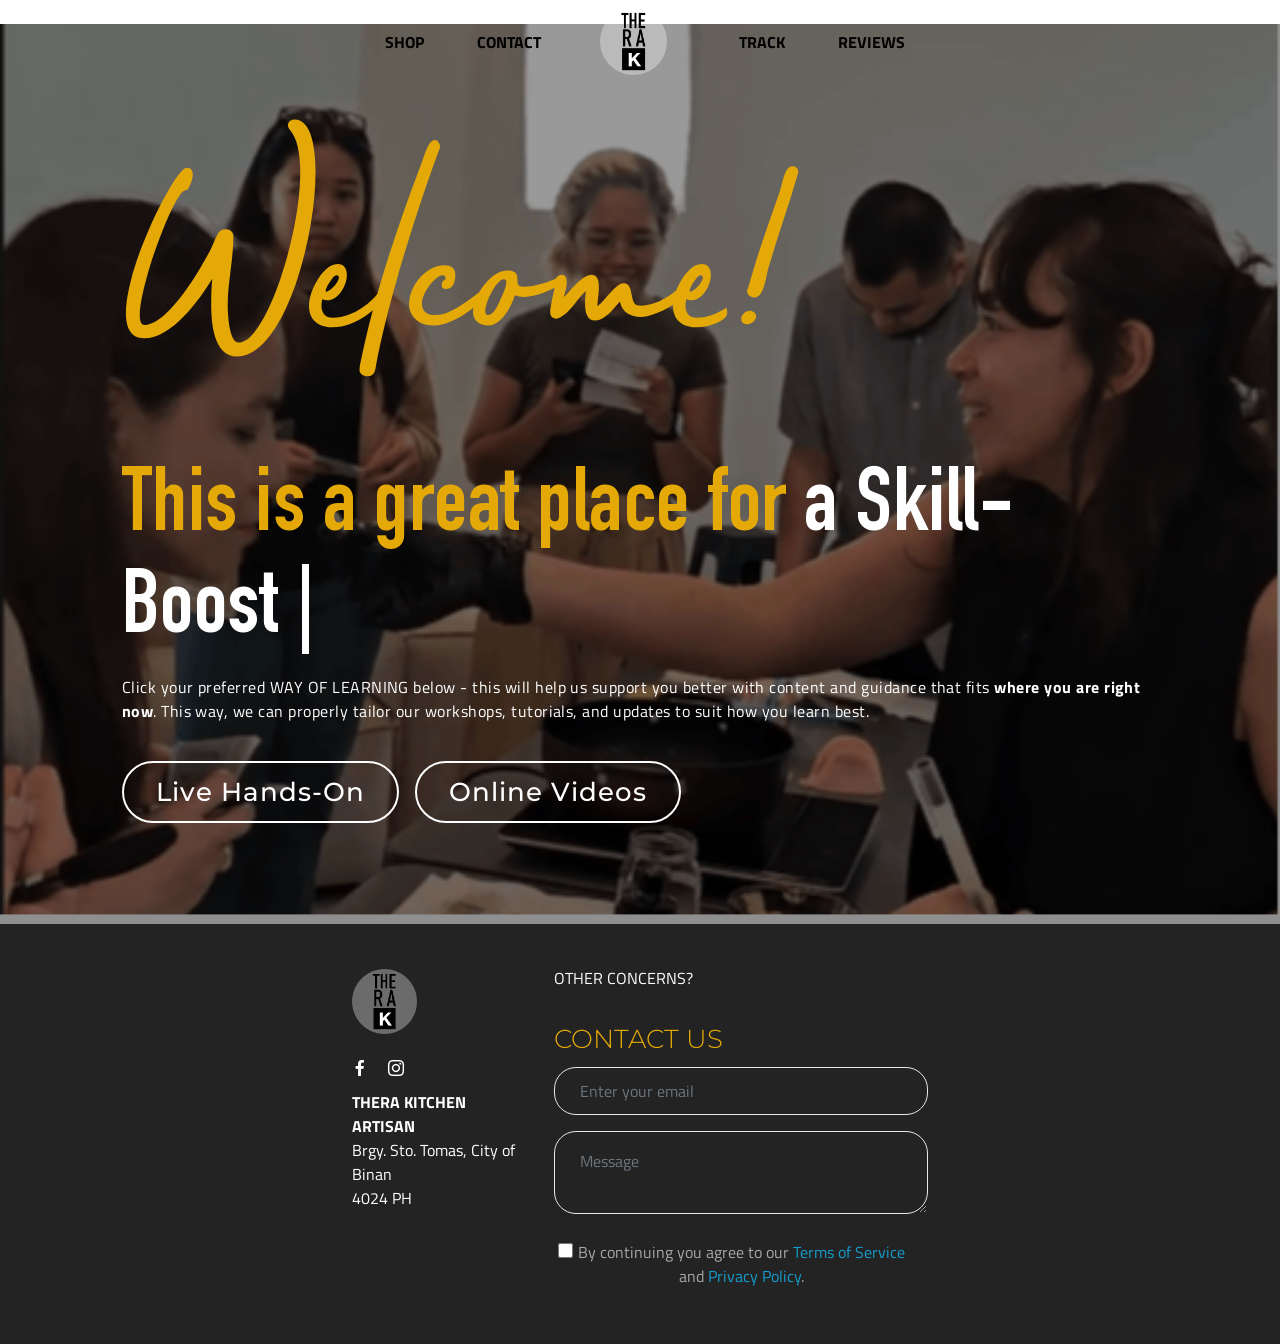
<file: skillboost.html>
<!DOCTYPE html>
<html  >
<head>
  <!-- Site made with Mobirise Website Builder v5.9.25, https://mobirise.com -->
  <meta charset="UTF-8">
  <meta http-equiv="X-UA-Compatible" content="IE=edge">
  <meta name="generator" content="Mobirise v5.9.25, mobirise.com">
  <meta name="viewport" content="width=device-width, initial-scale=1, minimum-scale=1">
  <link rel="shortcut icon" href="assets/images/thera-round-logo-1-118x118.png" type="image/x-icon">
  <meta name="description" content="">
  
  
  <title>Skill-Boost</title>
  <link rel="stylesheet" href="assets/web/assets/mobirise-icons/mobirise-icons.css">
  <link rel="stylesheet" href="assets/bootstrap/css/bootstrap.min.css">
  <link rel="stylesheet" href="assets/bootstrap/css/bootstrap-grid.min.css">
  <link rel="stylesheet" href="assets/bootstrap/css/bootstrap-reboot.min.css">
  <link rel="stylesheet" href="assets/web/assets/gdpr-plugin/gdpr-styles.css">
  <link rel="stylesheet" href="assets/dropdown/css/style.css">
  <link rel="stylesheet" href="assets/formstyler/jquery.formstyler.css">
  <link rel="stylesheet" href="assets/formstyler/jquery.formstyler.theme.css">
  <link rel="stylesheet" href="assets/datepicker/jquery.datetimepicker.min.css">
  <link rel="stylesheet" href="assets/socicon/css/styles.css">
  <link rel="stylesheet" href="assets/theme/css/style.css">
  <link rel="stylesheet" href="assets/recaptcha.css">
  <link href="assets/fonts/style.css" rel="stylesheet">
  <link rel="preload" href="https://fonts.googleapis.com/css?family=Abel:400&display=swap" as="style" onload="this.onload=null;this.rel='stylesheet'">
  <noscript><link rel="stylesheet" href="https://fonts.googleapis.com/css?family=Abel:400&display=swap"></noscript>
  <link rel="preload" href="https://fonts.googleapis.com/css?family=Titillium+Web:200,200i,300,300i,400,400i,600,600i,700,700i,900&display=swap" as="style" onload="this.onload=null;this.rel='stylesheet'">
  <noscript><link rel="stylesheet" href="https://fonts.googleapis.com/css?family=Titillium+Web:200,200i,300,300i,400,400i,600,600i,700,700i,900&display=swap"></noscript>
  <link rel="preload" href="https://fonts.googleapis.com/css?family=Montserrat:100,200,300,400,500,600,700,800,900,100i,200i,300i,400i,500i,600i,700i,800i,900i&display=swap" as="style" onload="this.onload=null;this.rel='stylesheet'">
  <noscript><link rel="stylesheet" href="https://fonts.googleapis.com/css?family=Montserrat:100,200,300,400,500,600,700,800,900,100i,200i,300i,400i,500i,600i,700i,800i,900i&display=swap"></noscript>
  <link rel="preload" as="style" href="assets/mobirise/css/mbr-additional.css?v=mySXk0"><link rel="stylesheet" href="assets/mobirise/css/mbr-additional.css?v=mySXk0" type="text/css">

  <!-- Meta Pixel Code -->
<script>
!function(f,b,e,v,n,t,s)
{if(f.fbq)return;n=f.fbq=function(){n.callMethod?
n.callMethod.apply(n,arguments):n.queue.push(arguments)};
if(!f._fbq)f._fbq=n;n.push=n;n.loaded=!0;n.version='2.0';
n.queue=[];t=b.createElement(e);t.async=!0;
t.src=v;s=b.getElementsByTagName(e)[0];
s.parentNode.insertBefore(t,s)}(window, document,'script',
'https://connect.facebook.net/en_US/fbevents.js');
fbq('init', '1440741451053607');
fbq('track', 'PageView');
</script>
<noscript><img height="1" width="1" style="display:none"
src="https://www.facebook.com/tr?id=1440741451053607&ev=PageView&noscript=1"
/></noscript>
<!-- End Meta Pixel Code -->  
  
</head>
<body>
  
  <section class="menu popup-btn-cards cid-v9wjFj1vbd" once="menu" id="menu2-75">

    
    

    <nav class="navbar navbar-dropdown navbar-fixed-top navbar-expand-lg">
        <div class="mbr-overlay" style="opacity: 0.9;"></div>

      
      
      <div class="collapse navbar-collapse" id="navbarSupportedContent">
            
        <div class="left-menu">
          <ul class="navbar-nav nav-dropdown" data-app-modern-menu="true"><li class="nav-item">
                  <a class="nav-link link text-black text-primary display-7" href="https://take.app/therakitchen/" target="_blank"><strong>SHOP</strong></a>
              </li>
              <li class="nav-item">
                  <a class="nav-link link text-black text-primary display-7" href="sms:+639989528137"><strong>CONTACT</strong></a>
              </li></ul>
        </div>

        <div class="brand-container">
          <div class="navbar-brand">
              <span class="navbar-logo">
                  <a href="index.html">
                      <img src="assets/images/thera-round-logo-1-118x118.png" alt="Thera Kitchen" style="height: 4.2rem;">
                  </a>
              </span>
              
          </div>
        </div>

        <div class="right-menu">
          <ul class="navbar-nav nav-dropdown" data-app-modern-menu="true"><li class="nav-item">
                <a class="nav-link link text-black text-primary display-7" href="https://spx.ph/" target="_blank"><strong>TRACK</strong></a>
            </li>
            <li class="nav-item">
                <a class="nav-link link text-black text-primary display-7" href="https://951faee5bf53443e90362c56c94fdb6d.elf.site" target="_blank"><strong>REVIEWS</strong></a>
            </li></ul>
        </div>
      </div>

          <button class="navbar-toggler" type="button" data-toggle="collapse" data-target="#navbarSupportedContent" aria-controls="navbarNavAltMarkup" aria-expanded="false" aria-label="Toggle navigation">
            <div class="hamburger">
                <span></span>
                <span></span>
                <span></span>
                <span></span>
            </div>
          </button>
    </nav>
</section>

<section class="header7 cid-v9wjFjrrJG mbr-fullscreen mbr-parallax-background" id="header7-76">

    

    <div class="mbr-overlay" style="opacity: 0.4; background-color: rgb(0, 0, 0);">
    </div>

    <div class="container-fluid">
        <div class="row justify-content-center">
            <div class="mbr-white col-md-12 col-lg-10">
                <h1 class="mbr-section-title mbr-bold mbr-fonts-style display-2"><span style="font-weight: normal;">Welcome!&nbsp;</span>&nbsp;</h1>
                <div class="typed-text pb-3 display-1">
                    <span class="mbr-section-subtitle mbr-fonts-style display-1">
                          This is a great place for</span>
                    <span>
                      <span class="animated-element mbr-bold" data-word1="a Skill-Boost Formulator" data-word2="a Growth-Level Learner" data-word3="a Advanced Skill Builder" data-word4="an Brand-Boost Explorer" data-word5="Military" data-speed="50" data-words="4">
                      </span>
                    </span>
                </div>
                <p class="mbr-section-text mbr-fonts-style display-7">Click your preferred WAY OF LEARNING below - this will&nbsp;help us support you better with content and guidance that fits <strong>where you are right now</strong>. This way, we can properly tailor our workshops, tutorials, and updates to suit how you learn best.<br></p>
                <div class="pt-3 mbr-section-btn"><a class="btn btn-md btn-white-outline display-4 mbr-white" type="submit" href="livehandson.html">Live Hands-On</a> <a class="btn btn-md btn-white-outline display-4 mbr-white" type="submit" href="onlinevideos.html">Online Videos</a></div>
            </div>
        </div>
    </div>
    
</section>

<section class="cid-v9wjFjLIiP" id="footer7-77">

    

    

    <div class="container-fluid">
        <div class="row justify-content-center align-center">
            <div class="col-lg-2 col-md-3 pb-3">
              <div class="logo-section align-left">
                  <a href="#">
                    <img src="assets/images/thera-round-logo-1-118x118.png" alt="Mobirise" style="width: 38%;">
                  </a>
              </div>
              <div class="social-media align-left">
                 <ul>
                   <li>
                       <a class="icon-transition" href="https://www.facebook.com/therakitchenph" target="_blank">
                           <span class="mbr-iconfont mbr-white socicon-facebook socicon"></span>
                       </a>
                   </li>
                   <li>
                       <a class="icon-transition" href="https://www.instagram.com/therakitchenartisan/" target="_blank">
                           <span class="mbr-iconfont mbr-white socicon-instagram socicon"></span>
                       </a>
                   </li>
                   
                   
                   
                 </ul>
              </div>
              <h3 class="mbr-fonts-style mbr-text mbr-white align-left display-7"><strong>THERA KITCHEN ARTISAN</strong><br>Brgy. Sto. Tomas, City of Binan<br>4024 PH</h3>
            </div>
            
            
            
            <div class="col-lg-4 col-md-8 pb-3">
                <h3 class="mbr-fonts-style mbr-section-title mbr-white align-left display-7">
                    OTHER CONCERNS?</h3>
                <h3 class="mbr-fonts-style mbr-offer mbr-white align-left display-4">CONTACT US</h3>
                <div class="form-wrap" data-form-type="formoid">
<!--Formbuilder Form-->
<form action="https://mobirise.eu/" method="POST" class="mbr-form form-with-styler" data-form-title="My Mobirise Form"><input type="hidden" name="email" data-form-email="true" value="J5rvFPJHyJWArrPVFOlxfTY2qmIeyyIq7ZkjY1DK4JdAKrxs8n6A7Ps9NVRj03h2336fvsuRx9TzelahyusqpwoRk/SEth2DALbFOfMn2/VGrGYMgNaI81yDV7hyqmLL.Nhn+JIOBDua2PqEeG+u/YfdYUomC6FxRKPnYCOqQHM9ZBDXqjBkiKEVUhNk2hzbhjJkySAjEJTMNw6oWnzLK8HdDPpmTB9YUwJ4J7d8P0svpeWCVNhOOX9xV292qbXmZ">
<div class="row">
<div hidden="hidden" data-form-alert="" class="alert alert-success col-12">Thanks for filling out the form! Someone will get back to you soon! 🌸</div>
<div hidden="hidden" data-form-alert-danger="" class="alert alert-danger col-12"> </div>
</div>
<div class="dragArea row">
<div class="col-md-12 form-group" data-for="email">
<input type="email" name="email" placeholder="Enter your email" data-form-field="Email" required="required" class="form-control display-7" value="" id="email-footer7-77">
</div>
<div class="col-lg-12 col-md-12 col-sm-12 form-group" data-for="textarea">
<textarea name="textarea" placeholder="Message" data-form-field="textarea" required="required" class="form-control display-7" id="textarea-footer7-77"></textarea>
</div>
</div>
<span class="gdpr-block">
<label>
<span class="textGDPR display-7" style="color: #a7a7a7"><input type="checkbox" name="gdpr" id="gdpr-footer7-77" required="">By continuing you agree to our <a style="color: #149dcc; text-decoration: none;" href="terms.html">Terms of Service</a> and <a style="color: #149dcc; text-decoration: none;" href="policy.html">Privacy Policy</a>.</span>
</label>
</span></form><!--Formbuilder Form-->
</div>
            </div>
        </div>
    </div>
</section>


<script src="assets/web/assets/jquery/jquery.min.js"></script>
  <script src="assets/popper/popper.min.js"></script>
  <script src="assets/bootstrap/js/bootstrap.min.js"></script>
  <script src="assets/smoothscroll/smooth-scroll.js"></script>
  <script src="assets/dropdown/js/nav-dropdown.js"></script>
  <script src="assets/dropdown/js/navbar-dropdown.js"></script>
  <script src="assets/touchswipe/jquery.touch-swipe.min.js"></script>
  <script src="assets/typed/typed.min.js"></script>
  <script src="assets/parallax/jarallax.min.js"></script>
  <script src="assets/formstyler/jquery.formstyler.js"></script>
  <script src="assets/formstyler/jquery.formstyler.min.js"></script>
  <script src="assets/datepicker/jquery.datetimepicker.full.js"></script>
  <script src="assets/theme/js/script.js"></script>
  <script src="assets/formoid.min.js"></script>
  
  
  
</body>
</html>
</file>
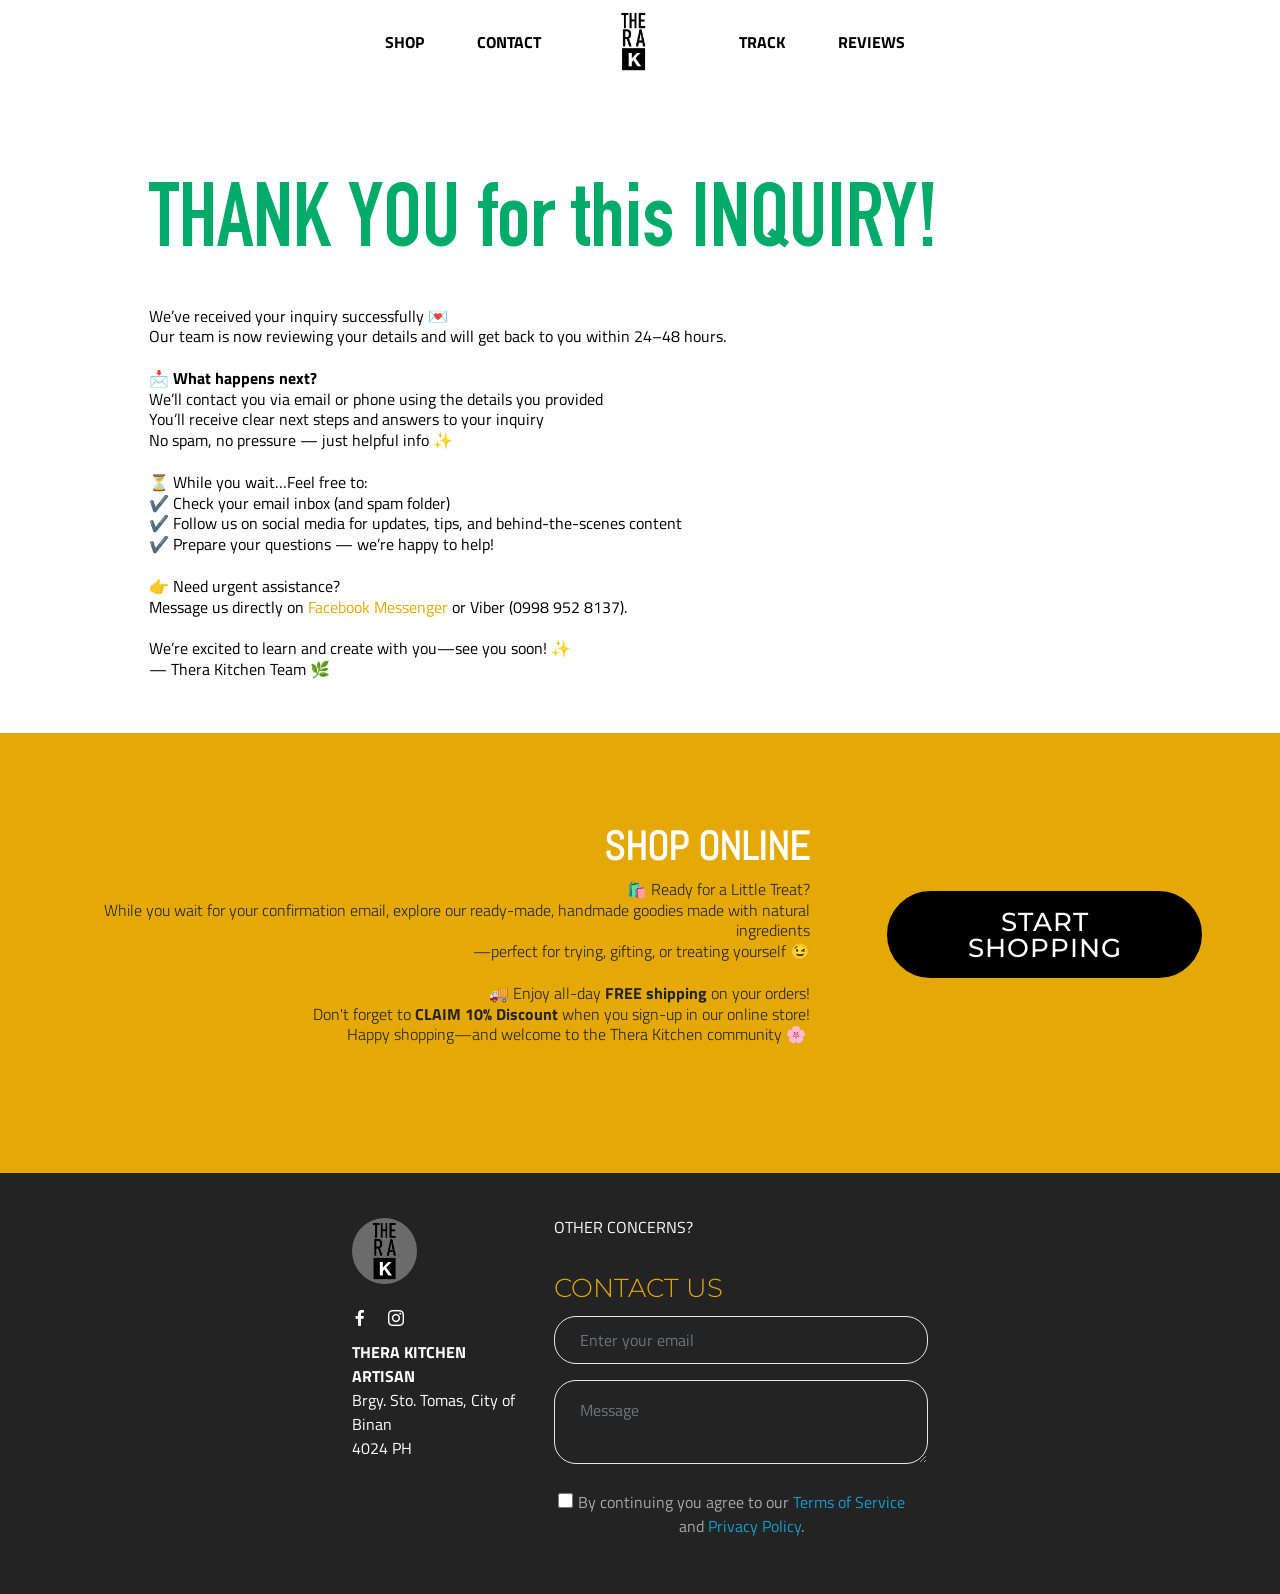
<file: thankyouforminquiry.html>
<!DOCTYPE html>
<html  >
<head>
  <!-- Site made with Mobirise Website Builder v5.9.25, https://mobirise.com -->
  <meta charset="UTF-8">
  <meta http-equiv="X-UA-Compatible" content="IE=edge">
  <meta name="generator" content="Mobirise v5.9.25, mobirise.com">
  <meta name="viewport" content="width=device-width, initial-scale=1, minimum-scale=1">
  <link rel="shortcut icon" href="assets/images/thera-round-logo-1-118x118.png" type="image/x-icon">
  <meta name="description" content="">
  
  
  <title>Thank You: Form Inquiry</title>
  <link rel="stylesheet" href="assets/web/assets/mobirise-icons/mobirise-icons.css">
  <link rel="stylesheet" href="assets/bootstrap/css/bootstrap.min.css">
  <link rel="stylesheet" href="assets/bootstrap/css/bootstrap-grid.min.css">
  <link rel="stylesheet" href="assets/bootstrap/css/bootstrap-reboot.min.css">
  <link rel="stylesheet" href="assets/web/assets/gdpr-plugin/gdpr-styles.css">
  <link rel="stylesheet" href="assets/dropdown/css/style.css">
  <link rel="stylesheet" href="assets/formstyler/jquery.formstyler.css">
  <link rel="stylesheet" href="assets/formstyler/jquery.formstyler.theme.css">
  <link rel="stylesheet" href="assets/datepicker/jquery.datetimepicker.min.css">
  <link rel="stylesheet" href="assets/socicon/css/styles.css">
  <link rel="stylesheet" href="assets/theme/css/style.css">
  <link rel="stylesheet" href="assets/recaptcha.css">
  <link href="assets/fonts/style.css" rel="stylesheet">
  <link rel="preload" href="https://fonts.googleapis.com/css?family=Abel:400&display=swap" as="style" onload="this.onload=null;this.rel='stylesheet'">
  <noscript><link rel="stylesheet" href="https://fonts.googleapis.com/css?family=Abel:400&display=swap"></noscript>
  <link rel="preload" href="https://fonts.googleapis.com/css?family=Titillium+Web:200,200i,300,300i,400,400i,600,600i,700,700i,900&display=swap" as="style" onload="this.onload=null;this.rel='stylesheet'">
  <noscript><link rel="stylesheet" href="https://fonts.googleapis.com/css?family=Titillium+Web:200,200i,300,300i,400,400i,600,600i,700,700i,900&display=swap"></noscript>
  <link rel="preload" href="https://fonts.googleapis.com/css?family=Montserrat:100,200,300,400,500,600,700,800,900,100i,200i,300i,400i,500i,600i,700i,800i,900i&display=swap" as="style" onload="this.onload=null;this.rel='stylesheet'">
  <noscript><link rel="stylesheet" href="https://fonts.googleapis.com/css?family=Montserrat:100,200,300,400,500,600,700,800,900,100i,200i,300i,400i,500i,600i,700i,800i,900i&display=swap"></noscript>
  <link rel="preload" as="style" href="assets/mobirise/css/mbr-additional.css?v=Gt2aCS"><link rel="stylesheet" href="assets/mobirise/css/mbr-additional.css?v=Gt2aCS" type="text/css">

<!-- Meta Pixel Code -->
<script>
!function(f,b,e,v,n,t,s)
{if(f.fbq)return;n=f.fbq=function(){n.callMethod?
n.callMethod.apply(n,arguments):n.queue.push(arguments)};
if(!f._fbq)f._fbq=n;n.push=n;n.loaded=!0;n.version='2.0';
n.queue=[];t=b.createElement(e);t.async=!0;
t.src=v;s=b.getElementsByTagName(e)[0];
s.parentNode.insertBefore(t,s)}(window, document,'script',
'https://connect.facebook.net/en_US/fbevents.js');
fbq('init', '1440741451053607');
fbq('track', 'PageView');
</script>
<noscript><img height="1" width="1" style="display:none"
src="https://www.facebook.com/tr?id=1440741451053607&ev=PageView&noscript=1"
/></noscript>
<!-- End Meta Pixel Code --> 
 <meta name="facebook-domain-verification" content="dxkep59cykc5l8fbisrg8730pfay2b" />
  
</head>
<body>
  
  <section class="menu popup-btn-cards cid-v9wadnIQNA" once="menu" id="menu2-63">

    
    

    <nav class="navbar navbar-dropdown navbar-fixed-top navbar-expand-lg">
        <div class="mbr-overlay" style="opacity: 0.9;"></div>

      
      
      <div class="collapse navbar-collapse" id="navbarSupportedContent">
            
        <div class="left-menu">
          <ul class="navbar-nav nav-dropdown" data-app-modern-menu="true"><li class="nav-item">
                  <a class="nav-link link text-black text-primary display-7" href="https://take.app/therakitchen/" target="_blank"><strong>SHOP</strong></a>
              </li>
              <li class="nav-item">
                  <a class="nav-link link text-black text-primary display-7" href="sms:+639989528137"><strong>CONTACT</strong></a>
              </li></ul>
        </div>

        <div class="brand-container">
          <div class="navbar-brand">
              <span class="navbar-logo">
                  <a href="index.html">
                      <img src="assets/images/thera-round-logo-1-118x118.png" alt="Thera Kitchen" style="height: 4.2rem;">
                  </a>
              </span>
              
          </div>
        </div>

        <div class="right-menu">
          <ul class="navbar-nav nav-dropdown" data-app-modern-menu="true"><li class="nav-item">
                <a class="nav-link link text-black text-primary display-7" href="https://spx.ph/" target="_blank"><strong>TRACK</strong></a>
            </li>
            <li class="nav-item">
                <a class="nav-link link text-black text-primary display-7" href="https://951faee5bf53443e90362c56c94fdb6d.elf.site" target="_blank"><strong>REVIEWS</strong></a>
            </li></ul>
        </div>
      </div>

          <button class="navbar-toggler" type="button" data-toggle="collapse" data-target="#navbarSupportedContent" aria-controls="navbarNavAltMarkup" aria-expanded="false" aria-label="Toggle navigation">
            <div class="hamburger">
                <span></span>
                <span></span>
                <span></span>
                <span></span>
            </div>
          </button>
    </nav>
</section>

<section class="mbr-section mbr-section--no-padding" id="custom-html-64" custom-code="true" data-rv-view="1470"></section>

<section class="mbr-section mbr-section--no-padding" id="custom-html-65" custom-code="true" data-rv-view="1471"></section>

<section class="mbr-section mbr-section--no-padding" id="custom-html-66" custom-code="true" data-rv-view="1472"></section>

<section class="mbr-section mbr-section--no-padding" id="custom-html-67" custom-code="true" data-rv-view="1473"></section>

<section class="cid-v9wadouxOn" id="header5-6a">
<!-- ,
         'scroll-background': scrollBackground -->
    
    <div class="scroll-wrapper" style="animation-duration: 30s;"></div>
    <div class="scroll-wrapper second" style="animation-duration: 30s;"></div>
    
    <div class="container-fluid text-center block-content" data-stellar-background-ratio=".5">
      <div class="row justify-content-center slider-wrapper">
        <div class="col-md-10">
              <h2 class="mbr-section-title mbr-fonts-style align-left mbr-black display-1">THANK YOU for this INQUIRY!</h2>
              <h4 class="mbr-section-subtitle mbr-fonts-style align-left mbr-black pt-3 display-7"><div>We’ve received your inquiry successfully 💌</div><div>Our team is now reviewing your details and will get back to you within 24–48 hours.</div><div><br></div><div>📩 <strong>What happens next?</strong></div><div><span style="font-size: 1rem;">We’ll contact you via email or phone using the details you provided</span><br></div><div><span style="font-size: 1rem;">You’ll receive clear next steps and answers to your inquiry</span><br></div><div><span style="font-size: 1rem;">No spam, no pressure — just helpful info ✨</span><br></div><div><br></div><div>⏳ While you wait…<span style="font-size: 1rem;">Feel free to:</span></div><div><span style="font-size: 1rem;">✔️ Check your email inbox (and spam folder)</span><br></div><div><span style="font-size: 1rem;">✔️ Follow us on social media for updates, tips, and behind-the-scenes content</span><br></div><div><span style="font-size: 1rem;">✔️ Prepare your questions — we’re happy to help!</span><br></div><div><br></div><div>👉 Need urgent assistance?</div><div>Message us directly on <a href="http://m.me/therakitchenph" class="text-primary" target="_blank">Facebook Messenger</a> or Viber (0998 952 8137).</div><div><br></div><div>We’re excited to learn and create with you—see you soon! ✨</div><div>— Thera Kitchen Team 🌿</div></h4>
              
        </div>
      </div>
    </div>
    
</section>

<section class="cid-v9wadoh4mT" id="info2-68">

    

    
    <div class="container-fluid">
        <div class="row justify-content-center">
            <div class="media-container-column col-12 col-lg-8 col-md-6">
                <h2 class="mbr-section-title align-left mbr-fonts-style mbr-bold display-5">
                    SHOP ONLINE</h2>
                <h3 class="mbr-section-subtitle align-left mbr-fonts-style mbr-light mbr-white display-7">🛍️ Ready for a Little Treat?<div><span style="font-size: 1rem;">While you wait for your confirmation email, explore our ready-made, handmade goodies made with natural ingredients<br>—perfect for trying, gifting, or treating yourself 😉</span><br></div><div><br></div><div>🚚 Enjoy all-day <strong>FREE shipping</strong> on your orders!</div><div>Don't forget to <strong>CLAIM 10% Discount</strong>&nbsp;when you sign-up in our online store!<br>Happy shopping—and welcome to the Thera Kitchen community 🌸&nbsp;</div></h3>
            </div>
            <div class="media-container-column col-12 col-lg-4 col-md-6">
                <div class="mbr-section-btn align-center"><a class="btn btn-secondary display-4" href="https://take.app/therakitchen/" target="_blank">START SHOPPING</a></div>
            </div>
        </div>
    </div>
</section>

<section class="mbr-section mbr-section--no-padding" id="custom-html-69" custom-code="true" data-rv-view="1480"></section>

<section class="cid-v9wadoEh1o" id="footer7-6b">

    

    

    <div class="container-fluid">
        <div class="row justify-content-center align-center">
            <div class="col-lg-2 col-md-3 pb-3">
              <div class="logo-section align-left">
                  <a href="#">
                    <img src="assets/images/thera-round-logo-1-118x118.png" alt="Mobirise" style="width: 38%;">
                  </a>
              </div>
              <div class="social-media align-left">
                 <ul>
                   <li>
                       <a class="icon-transition" href="https://www.facebook.com/therakitchenph" target="_blank">
                           <span class="mbr-iconfont mbr-white socicon-facebook socicon"></span>
                       </a>
                   </li>
                   <li>
                       <a class="icon-transition" href="https://www.instagram.com/therakitchenartisan/" target="_blank">
                           <span class="mbr-iconfont mbr-white socicon-instagram socicon"></span>
                       </a>
                   </li>
                   
                   
                   
                 </ul>
              </div>
              <h3 class="mbr-fonts-style mbr-text mbr-white align-left display-7"><strong>THERA KITCHEN ARTISAN</strong><br>Brgy. Sto. Tomas, City of Binan<br>4024 PH</h3>
            </div>
            
            
            
            <div class="col-lg-4 col-md-8 pb-3">
                <h3 class="mbr-fonts-style mbr-section-title mbr-white align-left display-7">
                    OTHER CONCERNS?</h3>
                <h3 class="mbr-fonts-style mbr-offer mbr-white align-left display-4">CONTACT US</h3>
                <div class="form-wrap" data-form-type="formoid">
<!--Formbuilder Form-->
<form action="https://mobirise.eu/" method="POST" class="mbr-form form-with-styler" data-form-title="My Mobirise Form"><input type="hidden" name="email" data-form-email="true" value="1WlHAglQ0YzOZSe1hBv4qAqeSO6Xed4vVnM+iwkpJKy3IBQMmxsp/weCBXksroAucTLhJ6T2HXoWrwSg6p8iqNYeeCtHThz0bsi2qMETYt4N7NygVK4RXE1YhUJQ+XsU.WWniDtSwk20EyVeMp4jH9ZYU+yJEJ2mPurvHn5TRTN8YpFghSXzBp3qGiyY7HYPI+NgMFNqqiQiUP83773QWEn7evMyQhWHNdKP44MUvk2AIb86Iy/B2Io/ZW3tNqtMv">
<div class="row">
<div hidden="hidden" data-form-alert="" class="alert alert-success col-12">Thanks for filling out the form! Someone will get back to you soon! 🌸</div>
<div hidden="hidden" data-form-alert-danger="" class="alert alert-danger col-12"> </div>
</div>
<div class="dragArea row">
<div class="col-md-12 form-group" data-for="email">
<input type="email" name="email" placeholder="Enter your email" data-form-field="Email" required="required" class="form-control display-7" value="" id="email-footer7-6b">
</div>
<div class="col-lg-12 col-md-12 col-sm-12 form-group" data-for="textarea">
<textarea name="textarea" placeholder="Message" data-form-field="textarea" required="required" class="form-control display-7" id="textarea-footer7-6b"></textarea>
</div>
</div>
<span class="gdpr-block">
<label>
<span class="textGDPR display-7" style="color: #a7a7a7"><input type="checkbox" name="gdpr" id="gdpr-footer7-6b" required="">By continuing you agree to our <a style="color: #149dcc; text-decoration: none;" href="terms.html">Terms of Service</a> and <a style="color: #149dcc; text-decoration: none;" href="policy.html">Privacy Policy</a>.</span>
</label>
</span></form><!--Formbuilder Form-->
</div>
            </div>
        </div>
    </div>
</section>

<section class="mbr-section mbr-section--no-padding" id="custom-html-6c" custom-code="true" data-rv-view="1484"></section>

<section class="mbr-section mbr-section--no-padding" id="custom-html-6d" custom-code="true" data-rv-view="1485"></section>

<section class="mbr-section mbr-section--no-padding" id="custom-html-6e" custom-code="true" data-rv-view="1486"></section>

<section class="mbr-section mbr-section--no-padding" id="custom-html-6f" custom-code="true" data-rv-view="1487"></section>


<script src="assets/web/assets/jquery/jquery.min.js"></script>
  <script src="assets/popper/popper.min.js"></script>
  <script src="assets/bootstrap/js/bootstrap.min.js"></script>
  <script src="assets/smoothscroll/smooth-scroll.js"></script>
  <script src="assets/dropdown/js/nav-dropdown.js"></script>
  <script src="assets/dropdown/js/navbar-dropdown.js"></script>
  <script src="assets/touchswipe/jquery.touch-swipe.min.js"></script>
  <script src="assets/formstyler/jquery.formstyler.js"></script>
  <script src="assets/formstyler/jquery.formstyler.min.js"></script>
  <script src="assets/datepicker/jquery.datetimepicker.full.js"></script>
  <script src="assets/theme/js/script.js"></script>
  <script src="assets/formoid.min.js"></script>
  
  
  <script src="https://static.elfsight.com/platform/platform.js" data-use-service-core defer></script>
<div class="elfsight-app-46b70f9b-98d2-4c6c-9b4e-8c60472d71ab" data-elfsight-app-lazy></div>
</body>
</html>
</file>
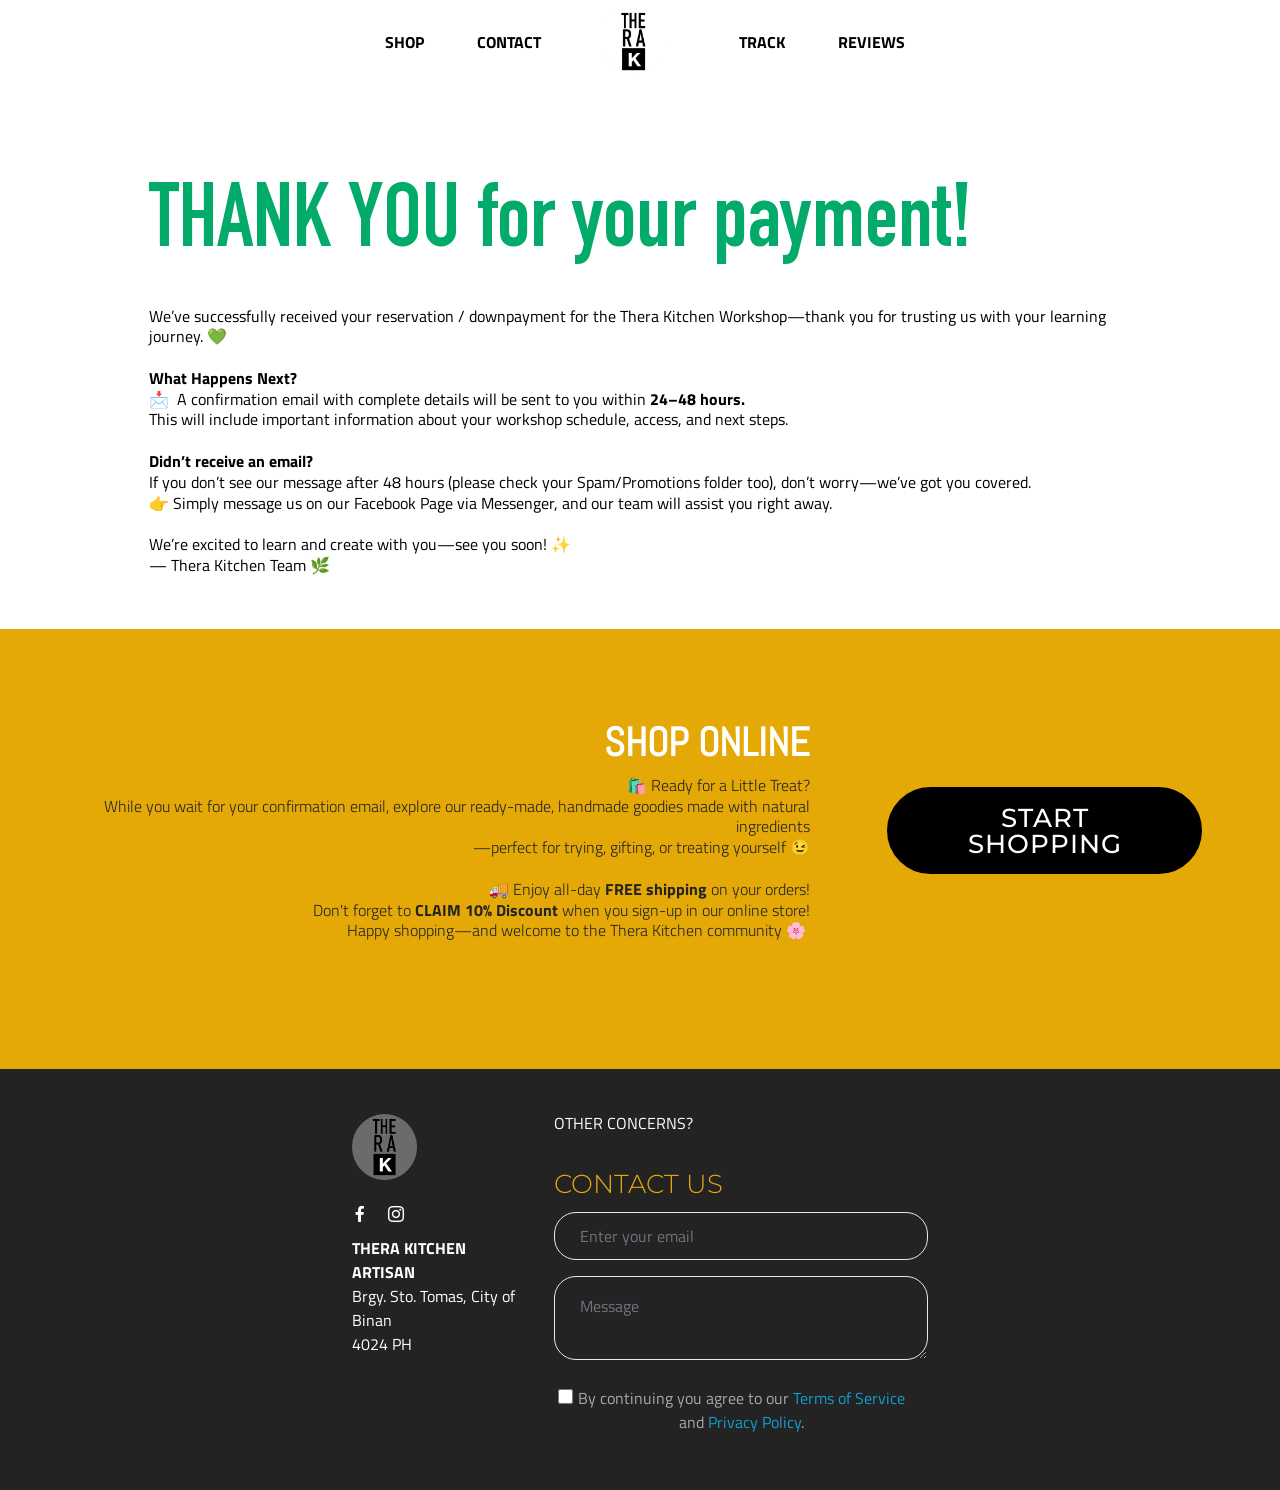
<file: thankyoureservation.html>
<!DOCTYPE html>
<html  >
<head>
  <!-- Site made with Mobirise Website Builder v5.9.25, https://mobirise.com -->
  <meta charset="UTF-8">
  <meta http-equiv="X-UA-Compatible" content="IE=edge">
  <meta name="generator" content="Mobirise v5.9.25, mobirise.com">
  <meta name="viewport" content="width=device-width, initial-scale=1, minimum-scale=1">
  <link rel="shortcut icon" href="assets/images/thera-round-logo-1-118x118.png" type="image/x-icon">
  <meta name="description" content="">
  
  
  <title>Thank You: Reservation</title>
  <link rel="stylesheet" href="assets/web/assets/mobirise-icons/mobirise-icons.css">
  <link rel="stylesheet" href="assets/bootstrap/css/bootstrap.min.css">
  <link rel="stylesheet" href="assets/bootstrap/css/bootstrap-grid.min.css">
  <link rel="stylesheet" href="assets/bootstrap/css/bootstrap-reboot.min.css">
  <link rel="stylesheet" href="assets/web/assets/gdpr-plugin/gdpr-styles.css">
  <link rel="stylesheet" href="assets/dropdown/css/style.css">
  <link rel="stylesheet" href="assets/formstyler/jquery.formstyler.css">
  <link rel="stylesheet" href="assets/formstyler/jquery.formstyler.theme.css">
  <link rel="stylesheet" href="assets/datepicker/jquery.datetimepicker.min.css">
  <link rel="stylesheet" href="assets/socicon/css/styles.css">
  <link rel="stylesheet" href="assets/theme/css/style.css">
  <link rel="stylesheet" href="assets/recaptcha.css">
  <link href="assets/fonts/style.css" rel="stylesheet">
  <link rel="preload" href="https://fonts.googleapis.com/css?family=Abel:400&display=swap" as="style" onload="this.onload=null;this.rel='stylesheet'">
  <noscript><link rel="stylesheet" href="https://fonts.googleapis.com/css?family=Abel:400&display=swap"></noscript>
  <link rel="preload" href="https://fonts.googleapis.com/css?family=Titillium+Web:200,200i,300,300i,400,400i,600,600i,700,700i,900&display=swap" as="style" onload="this.onload=null;this.rel='stylesheet'">
  <noscript><link rel="stylesheet" href="https://fonts.googleapis.com/css?family=Titillium+Web:200,200i,300,300i,400,400i,600,600i,700,700i,900&display=swap"></noscript>
  <link rel="preload" href="https://fonts.googleapis.com/css?family=Montserrat:100,200,300,400,500,600,700,800,900,100i,200i,300i,400i,500i,600i,700i,800i,900i&display=swap" as="style" onload="this.onload=null;this.rel='stylesheet'">
  <noscript><link rel="stylesheet" href="https://fonts.googleapis.com/css?family=Montserrat:100,200,300,400,500,600,700,800,900,100i,200i,300i,400i,500i,600i,700i,800i,900i&display=swap"></noscript>
  <link rel="preload" as="style" href="assets/mobirise/css/mbr-additional.css?v=fgfMoF"><link rel="stylesheet" href="assets/mobirise/css/mbr-additional.css?v=fgfMoF" type="text/css">

<!-- Meta Pixel Code -->
<script>
!function(f,b,e,v,n,t,s)
{if(f.fbq)return;n=f.fbq=function(){n.callMethod?
n.callMethod.apply(n,arguments):n.queue.push(arguments)};
if(!f._fbq)f._fbq=n;n.push=n;n.loaded=!0;n.version='2.0';
n.queue=[];t=b.createElement(e);t.async=!0;
t.src=v;s=b.getElementsByTagName(e)[0];
s.parentNode.insertBefore(t,s)}(window, document,'script',
'https://connect.facebook.net/en_US/fbevents.js');
fbq('init', '1440741451053607');
fbq('track', 'PageView');
</script>
<noscript><img height="1" width="1" style="display:none"
src="https://www.facebook.com/tr?id=1440741451053607&ev=PageView&noscript=1"
/></noscript>
<!-- End Meta Pixel Code --> 
  
</head>
<body>
  
  <section class="menu popup-btn-cards cid-v9Aev3neg8" once="menu" id="menu2-7s">

    
    

    <nav class="navbar navbar-dropdown navbar-fixed-top navbar-expand-lg">
        <div class="mbr-overlay" style="opacity: 0.9;"></div>

      
      
      <div class="collapse navbar-collapse" id="navbarSupportedContent">
            
        <div class="left-menu">
          <ul class="navbar-nav nav-dropdown" data-app-modern-menu="true"><li class="nav-item">
                  <a class="nav-link link text-black text-primary display-7" href="https://take.app/therakitchen/" target="_blank"><strong>SHOP</strong></a>
              </li>
              <li class="nav-item">
                  <a class="nav-link link text-black text-primary display-7" href="sms:+639989528137"><strong>CONTACT</strong></a>
              </li></ul>
        </div>

        <div class="brand-container">
          <div class="navbar-brand">
              <span class="navbar-logo">
                  <a href="index.html">
                      <img src="assets/images/thera-round-logo-1-118x118.png" alt="Thera Kitchen" style="height: 4.2rem;">
                  </a>
              </span>
              
          </div>
        </div>

        <div class="right-menu">
          <ul class="navbar-nav nav-dropdown" data-app-modern-menu="true"><li class="nav-item">
                <a class="nav-link link text-black text-primary display-7" href="https://spx.ph/" target="_blank"><strong>TRACK</strong></a>
            </li>
            <li class="nav-item">
                <a class="nav-link link text-black text-primary display-7" href="https://951faee5bf53443e90362c56c94fdb6d.elf.site" target="_blank"><strong>REVIEWS</strong></a>
            </li></ul>
        </div>
      </div>

          <button class="navbar-toggler" type="button" data-toggle="collapse" data-target="#navbarSupportedContent" aria-controls="navbarNavAltMarkup" aria-expanded="false" aria-label="Toggle navigation">
            <div class="hamburger">
                <span></span>
                <span></span>
                <span></span>
                <span></span>
            </div>
          </button>
    </nav>
</section>

<section class="mbr-section mbr-section--no-padding" id="custom-html-7t" custom-code="true" data-rv-view="1450"></section>

<section class="mbr-section mbr-section--no-padding" id="custom-html-7u" custom-code="true" data-rv-view="1451"></section>

<section class="mbr-section mbr-section--no-padding" id="custom-html-7v" custom-code="true" data-rv-view="1452"></section>

<section class="mbr-section mbr-section--no-padding" id="custom-html-7w" custom-code="true" data-rv-view="1453"></section>

<section class="cid-v9Aev47IgV" id="header5-7x">
<!-- ,
         'scroll-background': scrollBackground -->
    
    <div class="scroll-wrapper" style="animation-duration: 30s;"></div>
    <div class="scroll-wrapper second" style="animation-duration: 30s;"></div>
    
    <div class="container-fluid text-center block-content" data-stellar-background-ratio=".5">
      <div class="row justify-content-center slider-wrapper">
        <div class="col-md-10">
              <h2 class="mbr-section-title mbr-fonts-style align-left mbr-black display-1">THANK YOU for your payment!</h2>
              <h4 class="mbr-section-subtitle mbr-fonts-style align-left mbr-black pt-3 display-7">We’ve successfully received your reservation / downpayment for the Thera Kitchen Workshop—thank you for trusting us with your learning journey. 💚<div><br></div><div><strong>What Happens Next?</strong></div><div><span style="font-size: 1rem;">📩&nbsp; A confirmation email with complete details will be sent to you within <strong>24–48 hours.</strong></span><br></div><div>This will include important information about your workshop schedule, access, and next steps.</div><div><br></div><div><strong>Didn’t receive an email?</strong></div><div><span style="font-size: 1rem;">If you don’t see our message after 48 hours (please check your Spam/Promotions folder too), don’t worry—we’ve got you covered.</span><br></div><div><span style="font-size: 1rem;">👉 Simply message us on our Facebook Page via Messenger, and our team will assist you right away.</span><br></div><div><br></div><div>We’re excited to learn and create with you—see you soon! ✨</div><div>— Thera Kitchen Team 🌿</div></h4>
              
        </div>
      </div>
    </div>
    
</section>

<section class="cid-v9Aev4kBVN" id="info2-7y">

    

    
    <div class="container-fluid">
        <div class="row justify-content-center">
            <div class="media-container-column col-12 col-lg-8 col-md-6">
                <h2 class="mbr-section-title align-left mbr-fonts-style mbr-bold display-5">
                    SHOP ONLINE</h2>
                <h3 class="mbr-section-subtitle align-left mbr-fonts-style mbr-light mbr-white display-7">🛍️ Ready for a Little Treat?<div><span style="font-size: 1rem;">While you wait for your confirmation email, explore our ready-made, handmade goodies made with natural ingredients<br>—perfect for trying, gifting, or treating yourself 😉</span><br></div><div><br></div><div>🚚 Enjoy all-day <strong>FREE shipping</strong> on your orders!</div><div>Don't forget to <strong>CLAIM 10% Discount</strong>&nbsp;when you sign-up in our online store!<br>Happy shopping—and welcome to the Thera Kitchen community 🌸&nbsp;</div></h3>
            </div>
            <div class="media-container-column col-12 col-lg-4 col-md-6">
                <div class="mbr-section-btn align-center"><a class="btn btn-secondary display-4" href="https://take.app/therakitchen/" target="_blank">START SHOPPING</a></div>
            </div>
        </div>
    </div>
</section>

<section class="mbr-section mbr-section--no-padding" id="custom-html-7z" custom-code="true" data-rv-view="1460"></section>

<section class="cid-v9Aev4AdDu" id="footer7-80">

    

    

    <div class="container-fluid">
        <div class="row justify-content-center align-center">
            <div class="col-lg-2 col-md-3 pb-3">
              <div class="logo-section align-left">
                  <a href="#">
                    <img src="assets/images/thera-round-logo-1-118x118.png" alt="Mobirise" style="width: 38%;">
                  </a>
              </div>
              <div class="social-media align-left">
                 <ul>
                   <li>
                       <a class="icon-transition" href="https://www.facebook.com/therakitchenph" target="_blank">
                           <span class="mbr-iconfont mbr-white socicon-facebook socicon"></span>
                       </a>
                   </li>
                   <li>
                       <a class="icon-transition" href="https://www.instagram.com/therakitchenartisan/" target="_blank">
                           <span class="mbr-iconfont mbr-white socicon-instagram socicon"></span>
                       </a>
                   </li>
                   
                   
                   
                 </ul>
              </div>
              <h3 class="mbr-fonts-style mbr-text mbr-white align-left display-7"><strong>THERA KITCHEN ARTISAN</strong><br>Brgy. Sto. Tomas, City of Binan<br>4024 PH</h3>
            </div>
            
            
            
            <div class="col-lg-4 col-md-8 pb-3">
                <h3 class="mbr-fonts-style mbr-section-title mbr-white align-left display-7">
                    OTHER CONCERNS?</h3>
                <h3 class="mbr-fonts-style mbr-offer mbr-white align-left display-4">CONTACT US</h3>
                <div class="form-wrap" data-form-type="formoid">
<!--Formbuilder Form-->
<form action="https://mobirise.eu/" method="POST" class="mbr-form form-with-styler" data-form-title="My Mobirise Form"><input type="hidden" name="email" data-form-email="true" value="fwlELKVdB0L2b+Bo8qlpeZsrbJKoqB60h49RaFv7Nx+UQVGdhpCQpFQJXMCffahykJHWV2RdIrRUqsCq6qeqsX154Oney+prN1pKkbEmnJh2JPdg6TxBSvsKlJaNhnXD.XP08aH+q5t73I+OI0b20c4foTF06gGvh+aUrssJw7HKfHYOD4btcJqW2EVRl1BD7OPAF/59rd+5QR4ScaIClUGe/lSA6Rgh7/R6X5V7V8Hf3NbopDjxT3GwRq1fNR3Tz">
<div class="row">
<div hidden="hidden" data-form-alert="" class="alert alert-success col-12">Thanks for filling out the form! Someone will get back to you soon! 🌸</div>
<div hidden="hidden" data-form-alert-danger="" class="alert alert-danger col-12"> </div>
</div>
<div class="dragArea row">
<div class="col-md-12 form-group" data-for="email">
<input type="email" name="email" placeholder="Enter your email" data-form-field="Email" required="required" class="form-control display-7" value="" id="email-footer7-80">
</div>
<div class="col-lg-12 col-md-12 col-sm-12 form-group" data-for="textarea">
<textarea name="textarea" placeholder="Message" data-form-field="textarea" required="required" class="form-control display-7" id="textarea-footer7-80"></textarea>
</div>
</div>
<span class="gdpr-block">
<label>
<span class="textGDPR display-7" style="color: #a7a7a7"><input type="checkbox" name="gdpr" id="gdpr-footer7-80" required="">By continuing you agree to our <a style="color: #149dcc; text-decoration: none;" href="terms.html">Terms of Service</a> and <a style="color: #149dcc; text-decoration: none;" href="policy.html">Privacy Policy</a>.</span>
</label>
</span></form><!--Formbuilder Form-->
</div>
            </div>
        </div>
    </div>
</section>

<section class="mbr-section mbr-section--no-padding" id="custom-html-81" custom-code="true" data-rv-view="1464"></section>

<section class="mbr-section mbr-section--no-padding" id="custom-html-82" custom-code="true" data-rv-view="1465"></section>

<section class="mbr-section mbr-section--no-padding" id="custom-html-83" custom-code="true" data-rv-view="1466"></section>

<section class="mbr-section mbr-section--no-padding" id="custom-html-84" custom-code="true" data-rv-view="1467"></section>


<script src="assets/web/assets/jquery/jquery.min.js"></script>
  <script src="assets/popper/popper.min.js"></script>
  <script src="assets/bootstrap/js/bootstrap.min.js"></script>
  <script src="assets/smoothscroll/smooth-scroll.js"></script>
  <script src="assets/dropdown/js/nav-dropdown.js"></script>
  <script src="assets/dropdown/js/navbar-dropdown.js"></script>
  <script src="assets/touchswipe/jquery.touch-swipe.min.js"></script>
  <script src="assets/formstyler/jquery.formstyler.js"></script>
  <script src="assets/formstyler/jquery.formstyler.min.js"></script>
  <script src="assets/datepicker/jquery.datetimepicker.full.js"></script>
  <script src="assets/theme/js/script.js"></script>
  <script src="assets/formoid.min.js"></script>
  
  
  <script src="https://static.elfsight.com/platform/platform.js" data-use-service-core defer></script>
<div class="elfsight-app-46b70f9b-98d2-4c6c-9b4e-8c60472d71ab" data-elfsight-app-lazy></div>
</body>
</html>
</file>
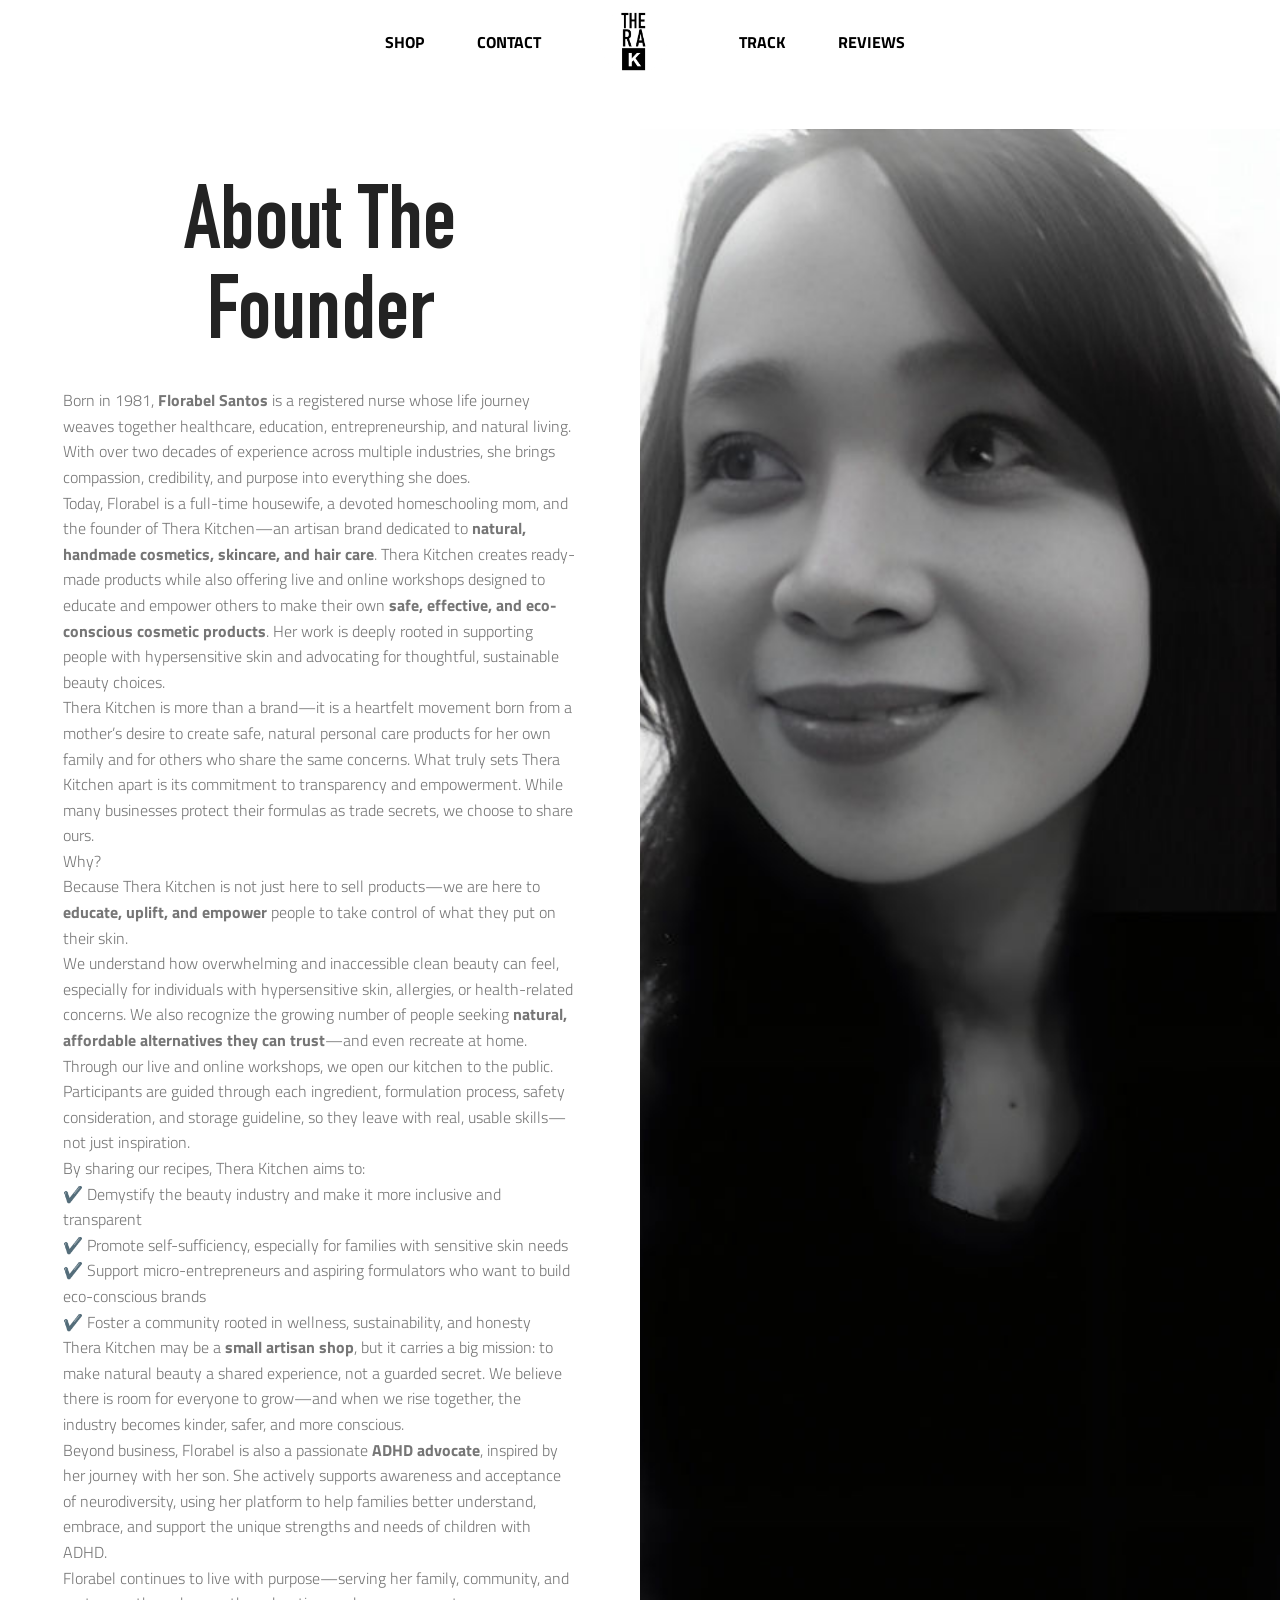
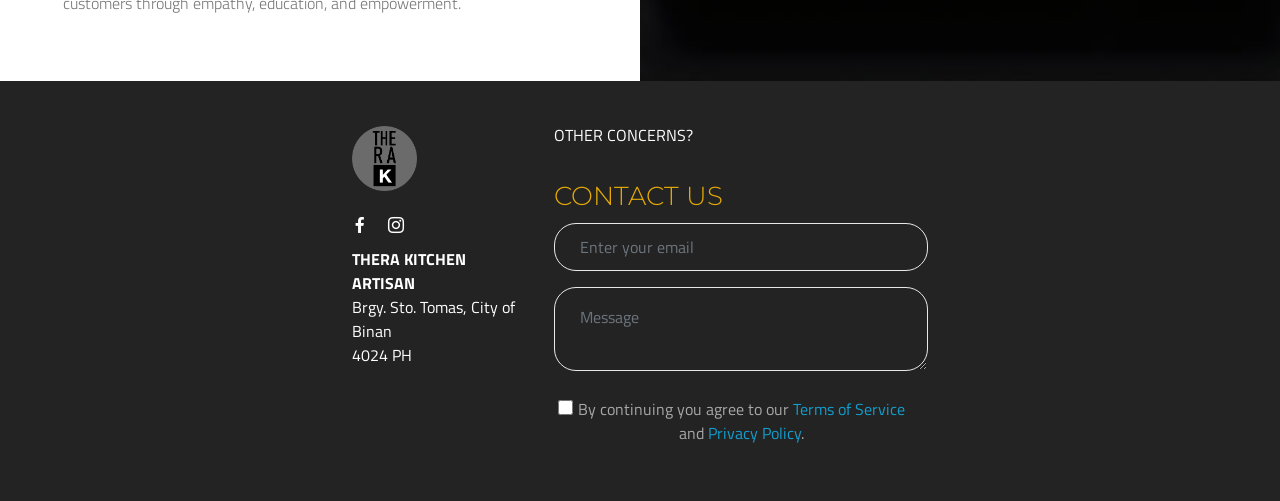
<file: thefounder.html>
<!DOCTYPE html>
<html  >
<head>
  <!-- Site made with Mobirise Website Builder v5.9.25, https://mobirise.com -->
  <meta charset="UTF-8">
  <meta http-equiv="X-UA-Compatible" content="IE=edge">
  <meta name="generator" content="Mobirise v5.9.25, mobirise.com">
  <meta name="viewport" content="width=device-width, initial-scale=1, minimum-scale=1">
  <link rel="shortcut icon" href="assets/images/thera-round-logo-1-118x118.png" type="image/x-icon">
  <meta name="description" content="">
  
  
  <title>About The Founder</title>
  <link rel="stylesheet" href="assets/bootstrap/css/bootstrap.min.css">
  <link rel="stylesheet" href="assets/bootstrap/css/bootstrap-grid.min.css">
  <link rel="stylesheet" href="assets/bootstrap/css/bootstrap-reboot.min.css">
  <link rel="stylesheet" href="assets/web/assets/gdpr-plugin/gdpr-styles.css">
  <link rel="stylesheet" href="assets/dropdown/css/style.css">
  <link rel="stylesheet" href="assets/formstyler/jquery.formstyler.css">
  <link rel="stylesheet" href="assets/formstyler/jquery.formstyler.theme.css">
  <link rel="stylesheet" href="assets/datepicker/jquery.datetimepicker.min.css">
  <link rel="stylesheet" href="assets/socicon/css/styles.css">
  <link rel="stylesheet" href="assets/theme/css/style.css">
  <link rel="stylesheet" href="assets/recaptcha.css">
  <link href="assets/fonts/style.css" rel="stylesheet">
  <link rel="preload" href="https://fonts.googleapis.com/css?family=Abel:400&display=swap" as="style" onload="this.onload=null;this.rel='stylesheet'">
  <noscript><link rel="stylesheet" href="https://fonts.googleapis.com/css?family=Abel:400&display=swap"></noscript>
  <link rel="preload" href="https://fonts.googleapis.com/css?family=Titillium+Web:200,200i,300,300i,400,400i,600,600i,700,700i,900&display=swap" as="style" onload="this.onload=null;this.rel='stylesheet'">
  <noscript><link rel="stylesheet" href="https://fonts.googleapis.com/css?family=Titillium+Web:200,200i,300,300i,400,400i,600,600i,700,700i,900&display=swap"></noscript>
  <link rel="preload" href="https://fonts.googleapis.com/css?family=Montserrat:100,200,300,400,500,600,700,800,900,100i,200i,300i,400i,500i,600i,700i,800i,900i&display=swap" as="style" onload="this.onload=null;this.rel='stylesheet'">
  <noscript><link rel="stylesheet" href="https://fonts.googleapis.com/css?family=Montserrat:100,200,300,400,500,600,700,800,900,100i,200i,300i,400i,500i,600i,700i,800i,900i&display=swap"></noscript>
  <link rel="preload" as="style" href="assets/mobirise/css/mbr-additional.css?v=hbqor1"><link rel="stylesheet" href="assets/mobirise/css/mbr-additional.css?v=hbqor1" type="text/css">

 <!-- Meta Pixel Code -->
<script>
!function(f,b,e,v,n,t,s)
{if(f.fbq)return;n=f.fbq=function(){n.callMethod?
n.callMethod.apply(n,arguments):n.queue.push(arguments)};
if(!f._fbq)f._fbq=n;n.push=n;n.loaded=!0;n.version='2.0';
n.queue=[];t=b.createElement(e);t.async=!0;
t.src=v;s=b.getElementsByTagName(e)[0];
s.parentNode.insertBefore(t,s)}(window, document,'script',
'https://connect.facebook.net/en_US/fbevents.js');
fbq('init', '1440741451053607');
fbq('track', 'PageView');
</script>
<noscript><img height="1" width="1" style="display:none"
src="https://www.facebook.com/tr?id=1440741451053607&ev=PageView&noscript=1"
/></noscript>
<!-- End Meta Pixel Code -->  
  
  
</head>
<body>
  
  <section class="menu popup-btn-cards cid-v9wfYt7RFV" once="menu" id="menu2-8a">

    
    

    <nav class="navbar navbar-dropdown navbar-fixed-top navbar-expand-lg">
        <div class="mbr-overlay" style="opacity: 0.9;"></div>

      
      
      <div class="collapse navbar-collapse" id="navbarSupportedContent">
            
        <div class="left-menu">
          <ul class="navbar-nav nav-dropdown" data-app-modern-menu="true"><li class="nav-item">
                  <a class="nav-link link text-black text-primary display-7" href="https://take.app/therakitchen/" target="_blank"><strong>SHOP</strong></a>
              </li>
              <li class="nav-item">
                  <a class="nav-link link text-black text-primary display-7" href="sms:+639989528137"><strong>CONTACT</strong></a>
              </li></ul>
        </div>

        <div class="brand-container">
          <div class="navbar-brand">
              <span class="navbar-logo">
                  <a href="index.html">
                      <img src="assets/images/thera-round-logo-1-118x118.png" alt="Thera Kitchen" style="height: 4.2rem;">
                  </a>
              </span>
              
          </div>
        </div>

        <div class="right-menu">
          <ul class="navbar-nav nav-dropdown" data-app-modern-menu="true"><li class="nav-item">
                <a class="nav-link link text-black text-primary display-7" href="https://spx.ph/" target="_blank"><strong>TRACK</strong></a>
            </li>
            <li class="nav-item">
                <a class="nav-link link text-black text-primary display-7" href="https://951faee5bf53443e90362c56c94fdb6d.elf.site" target="_blank"><strong>REVIEWS</strong></a>
            </li></ul>
        </div>
      </div>

          <button class="navbar-toggler" type="button" data-toggle="collapse" data-target="#navbarSupportedContent" aria-controls="navbarNavAltMarkup" aria-expanded="false" aria-label="Toggle navigation">
            <div class="hamburger">
                <span></span>
                <span></span>
                <span></span>
                <span></span>
            </div>
          </button>
    </nav>
</section>

<section class="features2 cid-vat1pqcd4q" id="features2-8c">

    

    
    <div class="container-fluid">
        <div class="row main align-items-center">
            <div class="col-md-6 image-element align-self-stretch">
                <div class="img-wrap" style="width: 100%; height: 100%;">
                    <img src="assets/images/profile-photo-2020-1080x1080.jpg" alt="Thera Kitchen">
                </div>
            </div>
            <div class="col-md-6 text-element">
                <div class="text-content">
                    <h2 class="mbr-title pt-2 mbr-fonts-style align-center display-1">
                        About The Founder</h2>
                    
                    <div class="mbr-section-text">
                        <p class="mbr-text pt-3 mbr-light mbr-fonts-style align-center display-7">Born in 1981, <strong>Florabel Santos</strong> is a registered nurse whose life journey weaves together healthcare, education, entrepreneurship, and natural living. With over two decades of experience across multiple industries, she brings compassion, credibility, and purpose into everything she does.<br>Today, Florabel is a full-time housewife, a devoted homeschooling mom, and the founder of Thera Kitchen—an artisan brand dedicated to <strong>natural, handmade cosmetics, skincare, and hair care</strong>. Thera Kitchen creates ready-made products while also offering live and online workshops designed to educate and empower others to make their own <strong>safe, effective, and eco-conscious cosmetic products</strong>. Her work is deeply rooted in supporting people with hypersensitive skin and advocating for thoughtful, sustainable beauty choices.<br>Thera Kitchen is more than a brand—it is a heartfelt movement born from a mother’s desire to create safe, natural personal care products for her own family and for others who share the same concerns. What truly sets Thera Kitchen apart is its commitment to transparency and empowerment. While many businesses protect their formulas as trade secrets, we choose to share ours.<br>Why?<br>Because Thera Kitchen is not just here to sell products—we are here to <strong>educate, uplift, and empower</strong> people to take control of what they put on their skin.<br>We understand how overwhelming and inaccessible clean beauty can feel, especially for individuals with hypersensitive skin, allergies, or health-related concerns. We also recognize the growing number of people seeking <strong>natural, affordable alternatives they can trust</strong>—and even recreate at home.<br>Through our live and online workshops, we open our kitchen to the public. Participants are guided through each ingredient, formulation process, safety consideration, and storage guideline, so they leave with real, usable skills—not just inspiration.<br>By sharing our recipes, Thera Kitchen aims to:<br>✔️ Demystify the beauty industry and make it more inclusive and transparent<br>✔️ Promote self-sufficiency, especially for families with sensitive skin needs<br>✔️ Support micro-entrepreneurs and aspiring formulators who want to build eco-conscious brands<br>✔️ Foster a community rooted in wellness, sustainability, and honesty<br>Thera Kitchen may be a <strong>small artisan shop</strong>, but it carries a big mission: to make natural beauty a shared experience, not a guarded secret. We believe there is room for everyone to grow—and when we rise together, the industry becomes kinder, safer, and more conscious.<br>Beyond business, Florabel is also a passionate <strong>ADHD advocate</strong>, inspired by her journey with her son. She actively supports awareness and acceptance of neurodiversity, using her platform to help families better understand, embrace, and support the unique strengths and needs of children with ADHD.<br>Florabel continues to live with purpose—serving her family, community, and customers through empathy, education, and empowerment.</p>
                    </div>
                    
                </div>
            </div>
        </div>
    </div>          
</section>

<section class="cid-v9wfYusBQf" id="footer7-8b">

    

    

    <div class="container-fluid">
        <div class="row justify-content-center align-center">
            <div class="col-lg-2 col-md-3 pb-3">
              <div class="logo-section align-left">
                  <a href="#">
                    <img src="assets/images/thera-round-logo-1-118x118.png" alt="Mobirise" style="width: 38%;">
                  </a>
              </div>
              <div class="social-media align-left">
                 <ul>
                   <li>
                       <a class="icon-transition" href="https://www.facebook.com/therakitchenph" target="_blank">
                           <span class="mbr-iconfont mbr-white socicon-facebook socicon"></span>
                       </a>
                   </li>
                   <li>
                       <a class="icon-transition" href="https://www.instagram.com/therakitchenartisan/" target="_blank">
                           <span class="mbr-iconfont mbr-white socicon-instagram socicon"></span>
                       </a>
                   </li>
                   
                   
                   
                 </ul>
              </div>
              <h3 class="mbr-fonts-style mbr-text mbr-white align-left display-7"><strong>THERA KITCHEN ARTISAN</strong><br>Brgy. Sto. Tomas, City of Binan<br>4024 PH</h3>
            </div>
            
            
            
            <div class="col-lg-4 col-md-8 pb-3">
                <h3 class="mbr-fonts-style mbr-section-title mbr-white align-left display-7">
                    OTHER CONCERNS?</h3>
                <h3 class="mbr-fonts-style mbr-offer mbr-white align-left display-4">CONTACT US</h3>
                <div class="form-wrap" data-form-type="formoid">
<!--Formbuilder Form-->
<form action="https://mobirise.eu/" method="POST" class="mbr-form form-with-styler" data-form-title="My Mobirise Form"><input type="hidden" name="email" data-form-email="true" value="7mHnSXiUY82oGDAVUsjH6duvPUPDJN7W/u2xcAjCuQoYVAYEutR6bwoMnw5MY9bAqQDpBdTiqVOFx3AZDBPljWfV+gtoAyD+tByMj8XAm++MD55l/ANKGWLMYDbnpSuC.h/SjEDTLTZqgj6ORLYwVpYCSrutoyQkr1fjvymkGEXsDn2KSW2bfCKXv744WSrBrz/v114/vI7WJrJzGsambapV6ItrxgJF7t3KIbFFmklZYlZXEUBiVh/1kvm/fRPc9">
<div class="row">
<div hidden="hidden" data-form-alert="" class="alert alert-success col-12">Thanks for filling out the form! Someone will get back to you soon! 🌸</div>
<div hidden="hidden" data-form-alert-danger="" class="alert alert-danger col-12"> </div>
</div>
<div class="dragArea row">
<div class="col-md-12 form-group" data-for="email">
<input type="email" name="email" placeholder="Enter your email" data-form-field="Email" required="required" class="form-control display-7" value="" id="email-footer7-8b">
</div>
<div class="col-lg-12 col-md-12 col-sm-12 form-group" data-for="textarea">
<textarea name="textarea" placeholder="Message" data-form-field="textarea" required="required" class="form-control display-7" id="textarea-footer7-8b"></textarea>
</div>
</div>
<span class="gdpr-block">
<label>
<span class="textGDPR display-7" style="color: #a7a7a7"><input type="checkbox" name="gdpr" id="gdpr-footer7-8b" required="">By continuing you agree to our <a style="color: #149dcc; text-decoration: none;" href="terms.html">Terms of Service</a> and <a style="color: #149dcc; text-decoration: none;" href="policy.html">Privacy Policy</a>.</span>
</label>
</span></form><!--Formbuilder Form-->
</div>
            </div>
        </div>
    </div>
</section>


<script src="assets/web/assets/jquery/jquery.min.js"></script>
  <script src="assets/popper/popper.min.js"></script>
  <script src="assets/bootstrap/js/bootstrap.min.js"></script>
  <script src="assets/smoothscroll/smooth-scroll.js"></script>
  <script src="assets/dropdown/js/nav-dropdown.js"></script>
  <script src="assets/dropdown/js/navbar-dropdown.js"></script>
  <script src="assets/touchswipe/jquery.touch-swipe.min.js"></script>
  <script src="assets/formstyler/jquery.formstyler.js"></script>
  <script src="assets/formstyler/jquery.formstyler.min.js"></script>
  <script src="assets/datepicker/jquery.datetimepicker.full.js"></script>
  <script src="assets/theme/js/script.js"></script>
  <script src="assets/formoid.min.js"></script>
  
  
  
</body>
</html>
</file>
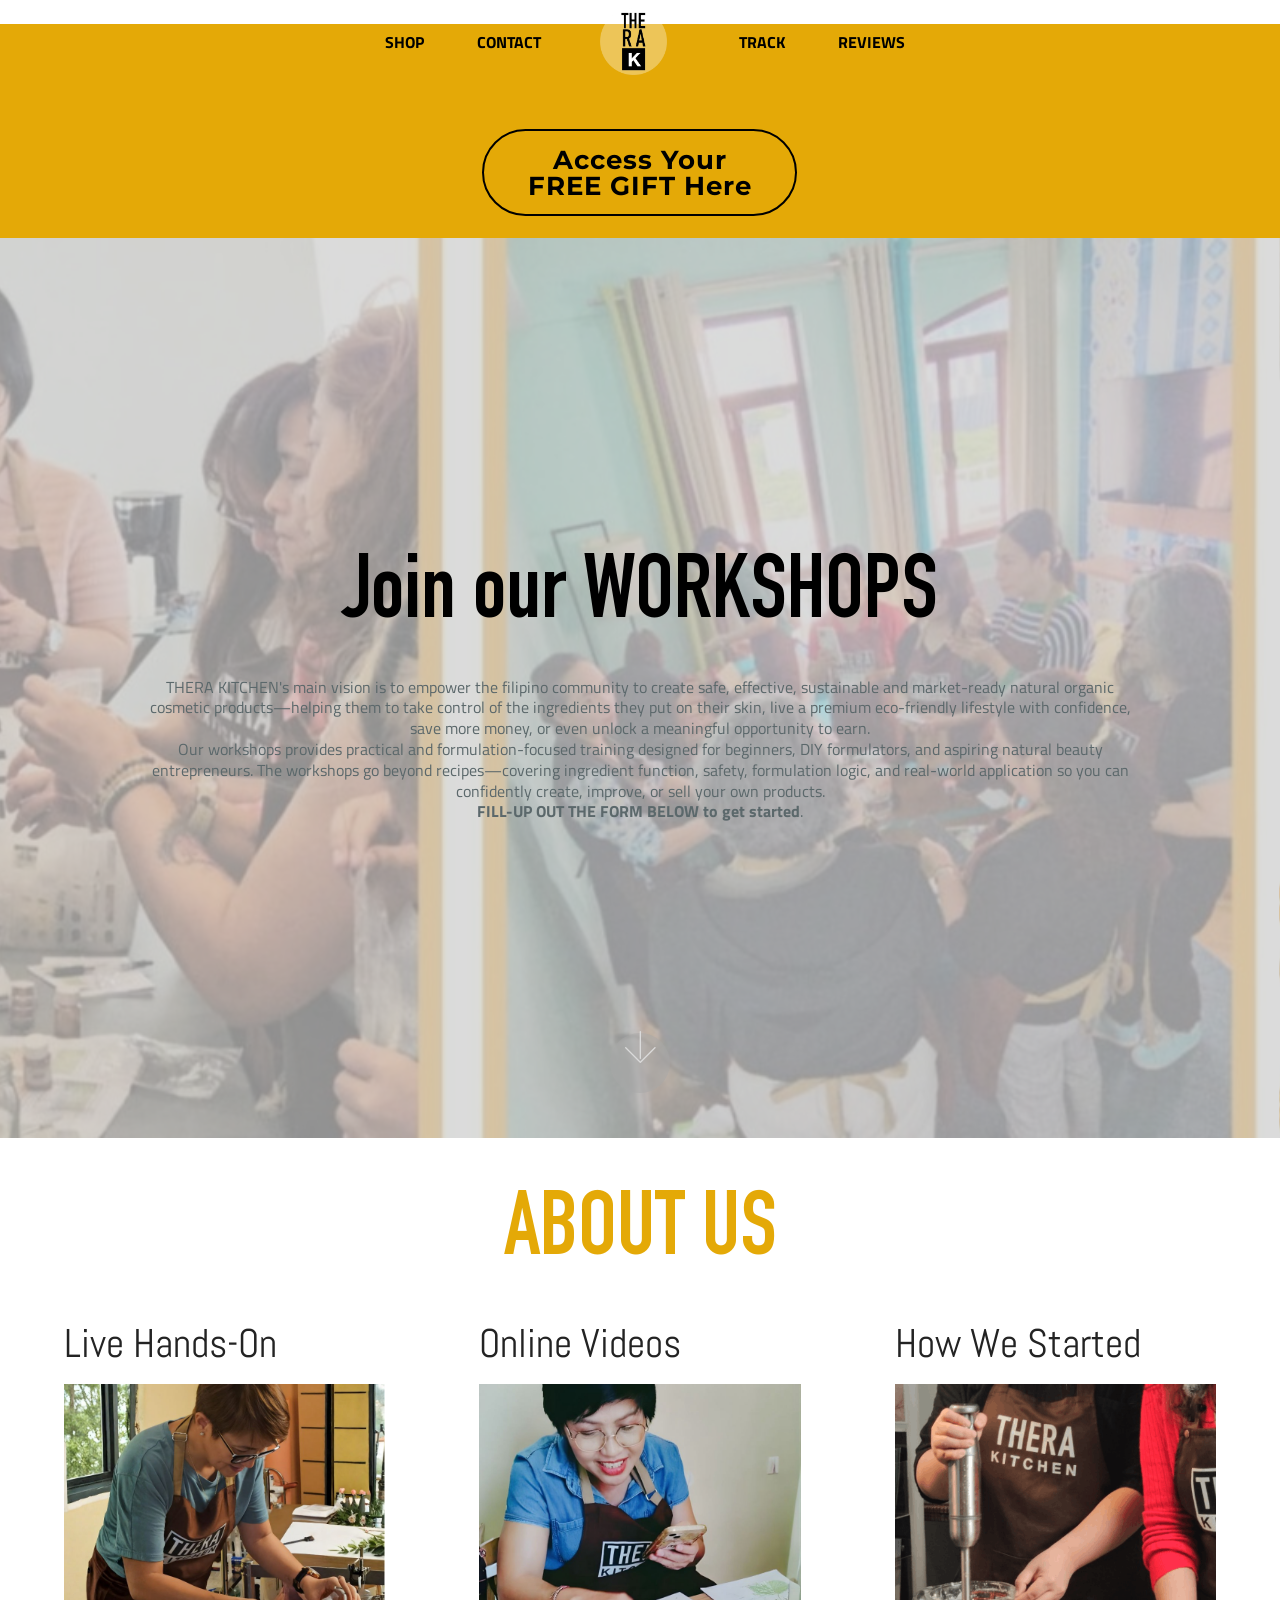
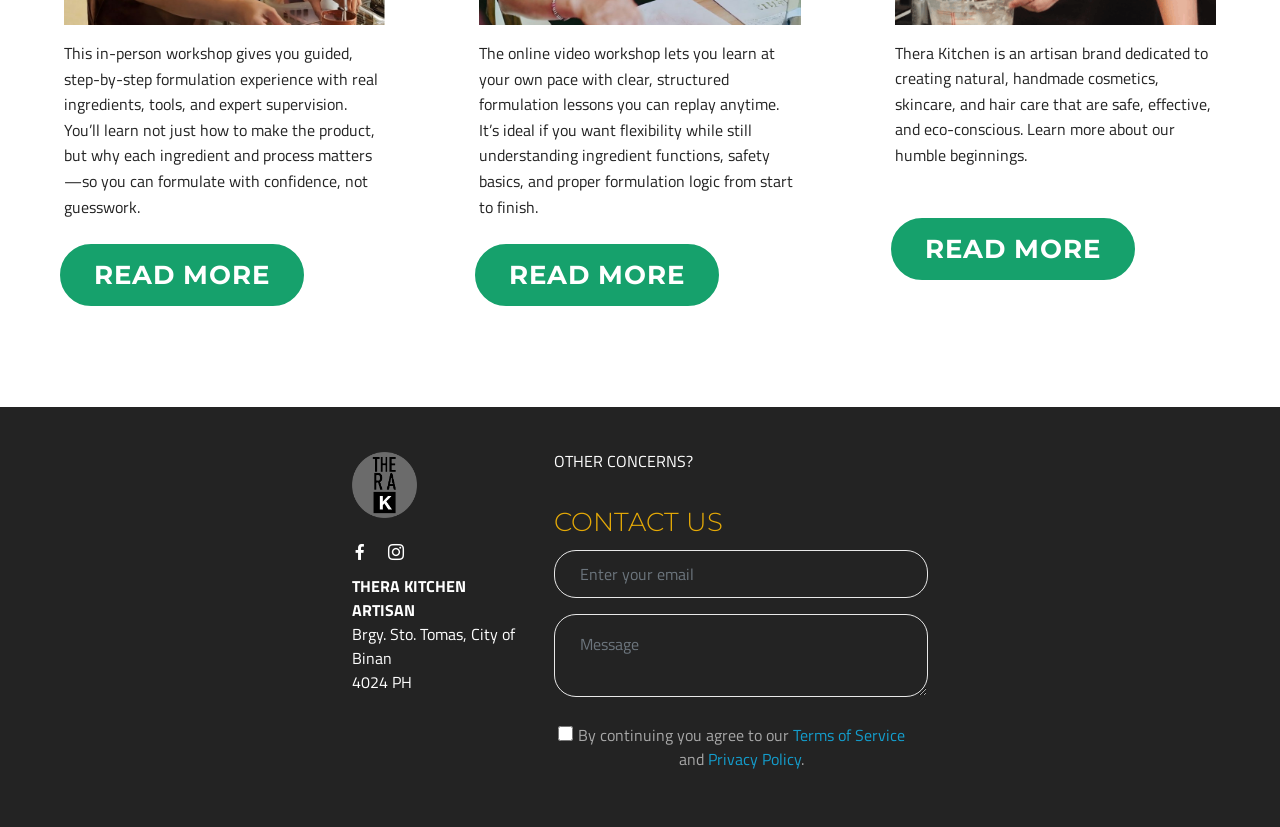
<file: workshops.html>
<!DOCTYPE html>
<html  >
<head>
  <!-- Site made with Mobirise Website Builder v5.9.25, https://mobirise.com -->
  <meta charset="UTF-8">
  <meta http-equiv="X-UA-Compatible" content="IE=edge">
  <meta name="generator" content="Mobirise v5.9.25, mobirise.com">
  <meta name="viewport" content="width=device-width, initial-scale=1, minimum-scale=1">
  <link rel="shortcut icon" href="assets/images/thera-round-logo-1-118x118.png" type="image/x-icon">
  <meta name="description" content="">
  
  
  <title>Join Workhops</title>
  <link rel="stylesheet" href="assets/web/assets/mobirise-icons/mobirise-icons.css">
  <link rel="stylesheet" href="assets/bootstrap/css/bootstrap.min.css">
  <link rel="stylesheet" href="assets/bootstrap/css/bootstrap-grid.min.css">
  <link rel="stylesheet" href="assets/bootstrap/css/bootstrap-reboot.min.css">
  <link rel="stylesheet" href="assets/web/assets/gdpr-plugin/gdpr-styles.css">
  <link rel="stylesheet" href="assets/dropdown/css/style.css">
  <link rel="stylesheet" href="assets/formstyler/jquery.formstyler.css">
  <link rel="stylesheet" href="assets/formstyler/jquery.formstyler.theme.css">
  <link rel="stylesheet" href="assets/datepicker/jquery.datetimepicker.min.css">
  <link rel="stylesheet" href="assets/socicon/css/styles.css">
  <link rel="stylesheet" href="assets/theme/css/style.css">
  <link rel="stylesheet" href="assets/recaptcha.css">
  <link href="assets/fonts/style.css" rel="stylesheet">
  <link rel="preload" href="https://fonts.googleapis.com/css?family=Abel:400&display=swap" as="style" onload="this.onload=null;this.rel='stylesheet'">
  <noscript><link rel="stylesheet" href="https://fonts.googleapis.com/css?family=Abel:400&display=swap"></noscript>
  <link rel="preload" href="https://fonts.googleapis.com/css?family=Titillium+Web:200,200i,300,300i,400,400i,600,600i,700,700i,900&display=swap" as="style" onload="this.onload=null;this.rel='stylesheet'">
  <noscript><link rel="stylesheet" href="https://fonts.googleapis.com/css?family=Titillium+Web:200,200i,300,300i,400,400i,600,600i,700,700i,900&display=swap"></noscript>
  <link rel="preload" href="https://fonts.googleapis.com/css?family=Montserrat:100,200,300,400,500,600,700,800,900,100i,200i,300i,400i,500i,600i,700i,800i,900i&display=swap" as="style" onload="this.onload=null;this.rel='stylesheet'">
  <noscript><link rel="stylesheet" href="https://fonts.googleapis.com/css?family=Montserrat:100,200,300,400,500,600,700,800,900,100i,200i,300i,400i,500i,600i,700i,800i,900i&display=swap"></noscript>
  <link rel="preload" as="style" href="assets/mobirise/css/mbr-additional.css?v=kq4OrC"><link rel="stylesheet" href="assets/mobirise/css/mbr-additional.css?v=kq4OrC" type="text/css">

<!-- Meta Pixel Code -->
<script>
!function(f,b,e,v,n,t,s)
{if(f.fbq)return;n=f.fbq=function(){n.callMethod?
n.callMethod.apply(n,arguments):n.queue.push(arguments)};
if(!f._fbq)f._fbq=n;n.push=n;n.loaded=!0;n.version='2.0';
n.queue=[];t=b.createElement(e);t.async=!0;
t.src=v;s=b.getElementsByTagName(e)[0];
s.parentNode.insertBefore(t,s)}(window, document,'script',
'https://connect.facebook.net/en_US/fbevents.js');
fbq('init', '1440741451053607');
fbq('track', 'PageView');
</script>
<noscript><img height="1" width="1" style="display:none"
src="https://www.facebook.com/tr?id=1440741451053607&ev=PageView&noscript=1"
/></noscript>
<!-- End Meta Pixel Code --> 
  
</head>
<body>
  
  <section class="menu popup-btn-cards cid-v9wfYt7RFV" once="menu" id="menu2-6l">

    
    

    <nav class="navbar navbar-dropdown navbar-fixed-top navbar-expand-lg">
        <div class="mbr-overlay" style="opacity: 0.9;"></div>

      
      
      <div class="collapse navbar-collapse" id="navbarSupportedContent">
            
        <div class="left-menu">
          <ul class="navbar-nav nav-dropdown" data-app-modern-menu="true"><li class="nav-item">
                  <a class="nav-link link text-black text-primary display-7" href="https://take.app/therakitchen/" target="_blank"><strong>SHOP</strong></a>
              </li>
              <li class="nav-item">
                  <a class="nav-link link text-black text-primary display-7" href="sms:+639989528137"><strong>CONTACT</strong></a>
              </li></ul>
        </div>

        <div class="brand-container">
          <div class="navbar-brand">
              <span class="navbar-logo">
                  <a href="index.html">
                      <img src="assets/images/thera-round-logo-1-118x118.png" alt="Thera Kitchen" style="height: 4.2rem;">
                  </a>
              </span>
              
          </div>
        </div>

        <div class="right-menu">
          <ul class="navbar-nav nav-dropdown" data-app-modern-menu="true"><li class="nav-item">
                <a class="nav-link link text-black text-primary display-7" href="https://spx.ph/" target="_blank"><strong>TRACK</strong></a>
            </li>
            <li class="nav-item">
                <a class="nav-link link text-black text-primary display-7" href="https://951faee5bf53443e90362c56c94fdb6d.elf.site" target="_blank"><strong>REVIEWS</strong></a>
            </li></ul>
        </div>
      </div>

          <button class="navbar-toggler" type="button" data-toggle="collapse" data-target="#navbarSupportedContent" aria-controls="navbarNavAltMarkup" aria-expanded="false" aria-label="Toggle navigation">
            <div class="hamburger">
                <span></span>
                <span></span>
                <span></span>
                <span></span>
            </div>
          </button>
    </nav>
</section>

<section class="mbr-section mbr-section--no-padding" id="custom-html-6m" custom-code="true" data-rv-view="77"></section>

<section class="mbr-section mbr-section--no-padding" id="custom-html-6n" custom-code="true" data-rv-view="78"></section>

<section class="mbr-section mbr-section--no-padding" id="custom-html-6o" custom-code="true" data-rv-view="79"></section>

<section class="mbr-section mbr-section--no-padding" id="custom-html-6p" custom-code="true" data-rv-view="80"></section>

<section class="cid-v9wfYu4iRr" id="info2-6q">

    

    
    <div class="container-fluid">
        <div class="row justify-content-center">
            
            <div class="media-container-column col-12 col-lg-4 col-md-6">
                <div class="mbr-section-btn align-center"><a class="btn btn-black-outline display-4" href="https://chatgpt.com/g/g-6982c0ce5b8c819194cb8cf5902d012e-thera-kitchen-skin-clarity-ai" target="_blank"><strong>Access Your FREE GIFT Here</strong></a></div>
            </div>
        </div>
    </div>
</section>

<section class="mbr-section mbr-section--no-padding" id="custom-html-6r" custom-code="true" data-rv-view="84"></section>

<section class="mbr-section mbr-section--no-padding" id="custom-html-7f" custom-code="true" data-rv-view="85"></section>

<section class="cid-v9wfYul3O8 mbr-fullscreen" id="header5-6s">
<!-- ,
         'scroll-background': scrollBackground -->
    
    <div class="scroll-wrapper" style="animation-duration: 30s;"></div>
    <div class="scroll-wrapper second" style="animation-duration: 30s;"></div>
    <div class="mbr-overlay" style="opacity: 0.7; background-color: rgb(204, 204, 204);">
    </div>
    <div class="container-fluid text-center block-content" data-stellar-background-ratio=".5">
      <div class="row justify-content-center slider-wrapper">
        <div class="col-md-10">
              <h2 class="mbr-section-title mbr-fonts-style align-left mbr-black display-1">Join our WORKSHOPS</h2>
              <h4 class="mbr-section-subtitle mbr-fonts-style align-left mbr-black pt-3 display-7">
                  THERA KITCHEN's main vision is to empower the filipino community to create safe, effective, sustainable and market-ready natural organic cosmetic products—helping them to take control of the ingredients they put on their skin, live a premium eco-friendly lifestyle with confidence, save more money, or even unlock a meaningful opportunity to earn.<br>Our workshops provides practical and formulation-focused training designed for beginners, DIY formulators, and aspiring natural beauty entrepreneurs. The workshops go beyond recipes—covering ingredient function, safety, formulation logic, and real-world application so you can confidently create, improve, or sell your own products.<br><strong>FILL-UP OUT THE FORM BELOW to get started</strong>.</h4>
              
        </div>
      </div>
    </div>
    <div class="mbr-arrow hidden-sm-down" aria-hidden="true">
        <a href="#next">
            <i class="mbri-down mbr-iconfont"></i>
        </a>
    </div>
</section>

<section class="content8 cid-v9NIt6TSTu" id="content8-85">

    

    
    <div class="container-fluid">
        <h2 class="mbr-title pt-2 mbr-fonts-style align-center mbr-black display-1">
            ABOUT US</h2>
        
        <div class="row justify-content-center">
            <div class="card col-lg-6 col-xl-4">
                <div class="card-wrapper">
                    <h3 class="mbr-fonts-style mbr-section-title align-left display-5">Live Hands-On</h3>
                    
                    <div class="image-wrap align-left">
                        <img src="assets/images/live-hands-on-icon-2-854x854.jpeg" alt="">
                    </div>
                    <h3 class="mbr-fonts-style mbr-text display-7">This in-person workshop gives you guided, step-by-step formulation experience with real ingredients, tools, and expert supervision. You’ll learn not just how to make the product, but why each ingredient and process matters—so you can formulate with confidence, not guesswork.</h3>
                    <div class="mbr-section-btn align-left"><a href="livehandson.html" class="btn btn-info display-4"><strong>
                            READ MORE
                        </strong></a></div>
                </div>
            </div>
            <div class="card col-lg-6 col-xl-4">
                <div class="card-wrapper">
                    <h3 class="mbr-fonts-style align-left mbr-section-title display-5">Online Videos</h3>
                    
                    <div class="image-wrap align-left">
                        <img src="assets/images/online-video-icon-1-854x854.jpeg" height="100" alt="">
                    </div>
                    <h3 class="mbr-fonts-style mbr-text display-7">The online video workshop lets you learn at your own pace with clear, structured formulation lessons you can replay anytime. It’s ideal if you want flexibility while still understanding ingredient functions, safety basics, and proper formulation logic from start to finish.</h3>
                    <div class="mbr-section-btn align-left"><a href="onlinevideos.html" class="btn btn-info display-4"><strong>
                            READ MORE
                        </strong></a></div>
                </div>
            </div>
            <div class="card col-lg-6 col-xl-4 centrify-block">
                <div class="card-wrapper">
                    <h3 class="mbr-fonts-style align-left mbr-section-title display-5">How We Started</h3>
                    
                    <div class="image-wrap align-left">
                        <img src="assets/images/screenshot-2026-01-27-at-10.40.31pm-506x436.png" height="100" alt="">
                    </div>
                    <h3 class="mbr-fonts-style mbr-text display-7">Thera Kitchen is an artisan brand dedicated to creating natural, handmade cosmetics, skincare, and hair care that are safe, effective, and eco-conscious. Learn more about our humble beginnings.<br><br></h3>
                    <div class="mbr-section-btn align-left"><a href="thefounder.html" class="btn btn-info display-4"><strong>
                            READ MORE
                        </strong></a></div>
                </div>
            </div>
            
        </div>
    </div>
</section>

    <script src="https://js-na2.hsforms.net/forms/embed/244956444.js" defer></script>
<div class="hs-form-frame" data-region="na2" data-form-id="fd15a2cf-c84e-465c-b048-6a9625cf05c1" data-portal-id="244956444"></div>
  
<section class="mbr-section mbr-section--no-padding" id="custom-html-7g" custom-code="true" data-rv-view="92"></section>

<section class="cid-v9wfYusBQf" id="footer7-6t">

    

    

    <div class="container-fluid">
        <div class="row justify-content-center align-center">
            <div class="col-lg-2 col-md-3 pb-3">
              <div class="logo-section align-left">
                  <a href="#">
                    <img src="assets/images/thera-round-logo-1-118x118.png" alt="Mobirise" style="width: 38%;">
                  </a>
              </div>
              <div class="social-media align-left">
                 <ul>
                   <li>
                       <a class="icon-transition" href="https://www.facebook.com/therakitchenph" target="_blank">
                           <span class="mbr-iconfont mbr-white socicon-facebook socicon"></span>
                       </a>
                   </li>
                   <li>
                       <a class="icon-transition" href="https://www.instagram.com/therakitchenartisan/" target="_blank">
                           <span class="mbr-iconfont mbr-white socicon-instagram socicon"></span>
                       </a>
                   </li>
                   
                   
                   
                 </ul>
              </div>
              <h3 class="mbr-fonts-style mbr-text mbr-white align-left display-7"><strong>THERA KITCHEN ARTISAN</strong><br>Brgy. Sto. Tomas, City of Binan<br>4024 PH</h3>
            </div>
            
            
            
            <div class="col-lg-4 col-md-8 pb-3">
                <h3 class="mbr-fonts-style mbr-section-title mbr-white align-left display-7">
                    OTHER CONCERNS?</h3>
                <h3 class="mbr-fonts-style mbr-offer mbr-white align-left display-4">CONTACT US</h3>
                <div class="form-wrap" data-form-type="formoid">
<!--Formbuilder Form-->
<form action="https://mobirise.eu/" method="POST" class="mbr-form form-with-styler" data-form-title="My Mobirise Form"><input type="hidden" name="email" data-form-email="true" value="w6KwzXAPRpEfbYesfXRZ2tNOB9wjFSd/PpgSq89Xj/XcFfb0hwU6x3b0K81I4SOwF/uUYXlL0yqsg6ERcvrvKdmQLF5u4fMk/Ia5Q+wdtAkgJnqdsaTcAAhBwDh56MmO.F+Tqpl/QkJ4iVkKJ/AZ2Hjzo9kEiObC7I9HwMrwuEpLP8HQVkvz3gUT6lqQmyz4FXzTCgoVei6fqYyS2UP/EjOlkYMPj5wzzZiue5Wu38oHtBtPNj7JaXR4B9GDY3mBC">
<div class="row">
<div hidden="hidden" data-form-alert="" class="alert alert-success col-12">Thanks for filling out the form! Someone will get back to you soon! 🌸</div>
<div hidden="hidden" data-form-alert-danger="" class="alert alert-danger col-12"> </div>
</div>
<div class="dragArea row">
<div class="col-md-12 form-group" data-for="email">
<input type="email" name="email" placeholder="Enter your email" data-form-field="Email" required="required" class="form-control display-7" value="" id="email-footer7-6t">
</div>
<div class="col-lg-12 col-md-12 col-sm-12 form-group" data-for="textarea">
<textarea name="textarea" placeholder="Message" data-form-field="textarea" required="required" class="form-control display-7" id="textarea-footer7-6t"></textarea>
</div>
</div>
<span class="gdpr-block">
<label>
<span class="textGDPR display-7" style="color: #a7a7a7"><input type="checkbox" name="gdpr" id="gdpr-footer7-6t" required="">By continuing you agree to our <a style="color: #149dcc; text-decoration: none;" href="terms.html">Terms of Service</a> and <a style="color: #149dcc; text-decoration: none;" href="policy.html">Privacy Policy</a>.</span>
</label>
</span></form><!--Formbuilder Form-->
</div>
            </div>
        </div>
    </div>
</section>

<section class="mbr-section mbr-section--no-padding" id="custom-html-7e" custom-code="true" data-rv-view="96"></section>

<section class="mbr-section mbr-section--no-padding" id="custom-html-6u" custom-code="true" data-rv-view="97"></section>

<section class="mbr-section mbr-section--no-padding" id="custom-html-6v" custom-code="true" data-rv-view="98"></section>

<section class="mbr-section mbr-section--no-padding" id="custom-html-6w" custom-code="true" data-rv-view="99"></section>

<section class="mbr-section mbr-section--no-padding" id="custom-html-6x" custom-code="true" data-rv-view="100"></section>


<script src="assets/web/assets/jquery/jquery.min.js"></script>
  <script src="assets/popper/popper.min.js"></script>
  <script src="assets/bootstrap/js/bootstrap.min.js"></script>
  <script src="assets/smoothscroll/smooth-scroll.js"></script>
  <script src="assets/dropdown/js/nav-dropdown.js"></script>
  <script src="assets/dropdown/js/navbar-dropdown.js"></script>
  <script src="assets/touchswipe/jquery.touch-swipe.min.js"></script>
  <script src="assets/formstyler/jquery.formstyler.js"></script>
  <script src="assets/formstyler/jquery.formstyler.min.js"></script>
  <script src="assets/datepicker/jquery.datetimepicker.full.js"></script>
  <script src="assets/theme/js/script.js"></script>
  <script src="assets/formoid.min.js"></script>
  
  
  <script src="https://static.elfsight.com/platform/platform.js" data-use-service-core defer></script>
<div class="elfsight-app-46b70f9b-98d2-4c6c-9b4e-8c60472d71ab" data-elfsight-app-lazy></div>
</body>
</html>
</file>
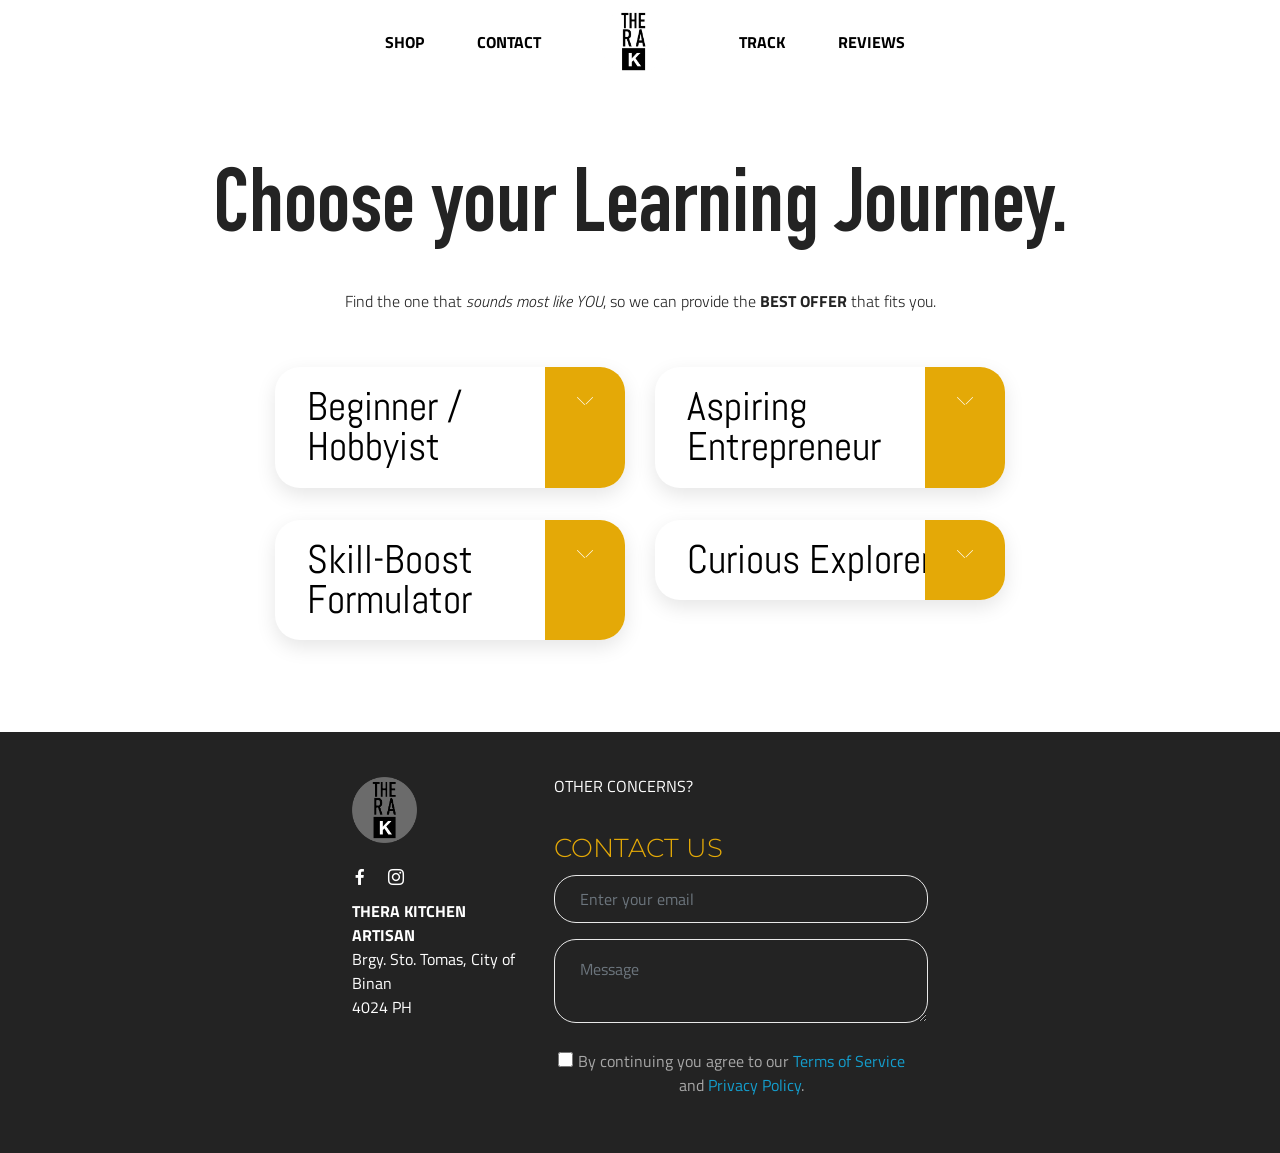
<file: yourjourney.html>
<!DOCTYPE html>
<html  >
<head>
  <!-- Site made with Mobirise Website Builder v5.9.25, https://mobirise.com -->
  <meta charset="UTF-8">
  <meta http-equiv="X-UA-Compatible" content="IE=edge">
  <meta name="generator" content="Mobirise v5.9.25, mobirise.com">
  <meta name="viewport" content="width=device-width, initial-scale=1, minimum-scale=1">
  <link rel="shortcut icon" href="assets/images/thera-round-logo-1-118x118.png" type="image/x-icon">
  <meta name="description" content="">
  
  
  <title>Choose Your Journey</title>
  <link rel="stylesheet" href="assets/web/assets/mobirise-icons/mobirise-icons.css">
  <link rel="stylesheet" href="assets/bootstrap/css/bootstrap.min.css">
  <link rel="stylesheet" href="assets/bootstrap/css/bootstrap-grid.min.css">
  <link rel="stylesheet" href="assets/bootstrap/css/bootstrap-reboot.min.css">
  <link rel="stylesheet" href="assets/web/assets/gdpr-plugin/gdpr-styles.css">
  <link rel="stylesheet" href="assets/dropdown/css/style.css">
  <link rel="stylesheet" href="assets/formstyler/jquery.formstyler.css">
  <link rel="stylesheet" href="assets/formstyler/jquery.formstyler.theme.css">
  <link rel="stylesheet" href="assets/datepicker/jquery.datetimepicker.min.css">
  <link rel="stylesheet" href="assets/socicon/css/styles.css">
  <link rel="stylesheet" href="assets/theme/css/style.css">
  <link rel="stylesheet" href="assets/recaptcha.css">
  <link href="assets/fonts/style.css" rel="stylesheet">
  <link rel="preload" href="https://fonts.googleapis.com/css?family=Abel:400&display=swap" as="style" onload="this.onload=null;this.rel='stylesheet'">
  <noscript><link rel="stylesheet" href="https://fonts.googleapis.com/css?family=Abel:400&display=swap"></noscript>
  <link rel="preload" href="https://fonts.googleapis.com/css?family=Titillium+Web:200,200i,300,300i,400,400i,600,600i,700,700i,900&display=swap" as="style" onload="this.onload=null;this.rel='stylesheet'">
  <noscript><link rel="stylesheet" href="https://fonts.googleapis.com/css?family=Titillium+Web:200,200i,300,300i,400,400i,600,600i,700,700i,900&display=swap"></noscript>
  <link rel="preload" href="https://fonts.googleapis.com/css?family=Montserrat:100,200,300,400,500,600,700,800,900,100i,200i,300i,400i,500i,600i,700i,800i,900i&display=swap" as="style" onload="this.onload=null;this.rel='stylesheet'">
  <noscript><link rel="stylesheet" href="https://fonts.googleapis.com/css?family=Montserrat:100,200,300,400,500,600,700,800,900,100i,200i,300i,400i,500i,600i,700i,800i,900i&display=swap"></noscript>
  <link rel="preload" as="style" href="assets/mobirise/css/mbr-additional.css?v=Urioka"><link rel="stylesheet" href="assets/mobirise/css/mbr-additional.css?v=Urioka" type="text/css">

   <!-- Meta Pixel Code -->
<script>
!function(f,b,e,v,n,t,s)
{if(f.fbq)return;n=f.fbq=function(){n.callMethod?
n.callMethod.apply(n,arguments):n.queue.push(arguments)};
if(!f._fbq)f._fbq=n;n.push=n;n.loaded=!0;n.version='2.0';
n.queue=[];t=b.createElement(e);t.async=!0;
t.src=v;s=b.getElementsByTagName(e)[0];
s.parentNode.insertBefore(t,s)}(window, document,'script',
'https://connect.facebook.net/en_US/fbevents.js');
fbq('init', '1440741451053607');
fbq('track', 'PageView');
</script>
<noscript><img height="1" width="1" style="display:none"
src="https://www.facebook.com/tr?id=1440741451053607&ev=PageView&noscript=1"
/></noscript>
<!-- End Meta Pixel Code --> 
  
</head>
<body>
  
  <section class="menu popup-btn-cards cid-v7DWRbRtRK" once="menu" id="menu2-4t">

    
    

    <nav class="navbar navbar-dropdown navbar-fixed-top navbar-expand-lg">
        <div class="mbr-overlay" style="opacity: 0.9;"></div>

      
      
      <div class="collapse navbar-collapse" id="navbarSupportedContent">
            
        <div class="left-menu">
          <ul class="navbar-nav nav-dropdown" data-app-modern-menu="true"><li class="nav-item">
                  <a class="nav-link link text-black text-primary display-7" href="https://take.app/therakitchen/" target="_blank"><strong>SHOP</strong></a>
              </li>
              <li class="nav-item">
                  <a class="nav-link link text-black text-primary display-7" href="sms:+639989528137"><strong>CONTACT</strong></a>
              </li></ul>
        </div>

        <div class="brand-container">
          <div class="navbar-brand">
              <span class="navbar-logo">
                  <a href="index.html">
                      <img src="assets/images/thera-round-logo-1-118x118.png" alt="Thera Kitchen" style="height: 4.2rem;">
                  </a>
              </span>
              
          </div>
        </div>

        <div class="right-menu">
          <ul class="navbar-nav nav-dropdown" data-app-modern-menu="true"><li class="nav-item">
                <a class="nav-link link text-black text-primary display-7" href="https://spx.ph/" target="_blank"><strong>TRACK</strong></a>
            </li>
            <li class="nav-item">
                <a class="nav-link link text-black text-primary display-7" href="https://951faee5bf53443e90362c56c94fdb6d.elf.site" target="_blank"><strong>REVIEWS</strong></a>
            </li></ul>
        </div>
      </div>

          <button class="navbar-toggler" type="button" data-toggle="collapse" data-target="#navbarSupportedContent" aria-controls="navbarNavAltMarkup" aria-expanded="false" aria-label="Toggle navigation">
            <div class="hamburger">
                <span></span>
                <span></span>
                <span></span>
                <span></span>
            </div>
          </button>
    </nav>
</section>

<section class="toggle1 cid-v3asqPLF6n" id="toggle1-3h">

    

    
    <div class="container-fluid">
        <div class="media-container-row align-center">
            <div class="col-12 col-md-12">
                <h2 class="mbr-section-title mbr-fonts-style display-1">
                    Choose your Learning Journey.</h2>
                
                <h3 class="mbr-section-subtitle mbr-light mbr-fonts-style pb-5 display-7 pt-3">Find the one that <em>sounds most like YOU</em>, so we can provide the <strong>BEST OFFER</strong>&nbsp;that fits you.</h3>
            </div>
        </div>
        <div id="bootstrap-accordion_48" class="panel-group accordionStyles accordion col-sm-12 col-md-10 col-lg-8 align-left d-flex flex-wrap m-auto" role="tablist" aria-multiselectable="true">
            <div class="col-lg-6 col-md-12">
                <div class="card">
                    <div class="card-header" role="tab" id="headingOne">
                        <a role="button" class="collapsed panel-title text-black" data-toggle="collapse" data-core="" href="#collapse1_48" aria-expanded="false" aria-controls="collapse1">
                            <span class="sign mbr-iconfont mbri-arrow-down inactive"></span>
                            <h4 class="toggle-header inactive mbr-fonts-style display-5">
                                <span class="toggle-title">
                                    Beginner / <br>Hobbyist</span>
                            </h4>
                        </a>
                    </div>
                    <div id="collapse1_48" class="panel-collapse noScroll collapse" role="tabpanel" aria-labelledby="headingOne" data-parent="#bootstrap-accordion_48">
                        <div class="panel-body p-4">
                            <p class="mbr-fonts-style panel-text display-7">
                               I want to create my own natural personal care products for <strong>fun, self-care, or passion projects</strong>. I enjoy experimenting, learning new skills, and making products I can proudly use or gift—without the pressure of selling or starting a business.
                            <br><br><a href="beginner.html" class="text-primary"><strong>I CHOOSE TO BE A BEGINNER / HOBBYIST</strong></a></p>
                        </div>
                    </div>                                                                                                  </div>
            </div>
            <div class="col-lg-6 col-md-12">
                <div class="card">
                    <div class="card-header" role="tab" id="headingTwo">
                        <a role="button" class="collapsed panel-title text-black" data-toggle="collapse" data-core="" href="#collapse2_48" aria-expanded="false" aria-controls="collapse2">
                            <span class="sign mbr-iconfont mbri-arrow-down inactive"></span>
                            <h4 class="toggle-header inactive mbr-fonts-style display-5">
                                <span class="toggle-title">
                                    Aspiring<br>Entrepreneur</span>
                            </h4>
                        </a>

                    </div>
                    <div id="collapse2_48" class="panel-collapse noScroll collapse" role="tabpanel" aria-labelledby="headingTwo" data-parent="#bootstrap-accordion_48">
                        <div class="panel-body p-4">
                            <p class="mbr-fonts-style panel-text display-7">
                               I dream of launching my own natural cosmetics brand—whether <strong>small-scale, home-based</strong>, or as a future <strong>full-time</strong> <strong>business</strong>. I want guidance, clarity, and structure so I can create safe, market-ready products and start earning from something I love.
                            <br><br><a href="aspiringentrepreneur.html" class="text-primary"><strong>I CHOOSE TO BE AN ASPIRING ENTREPRENEUR</strong></a><br></p>
                        </div>
                    </div>
                </div>
            </div>
            <div class="col-lg-6 col-md-12">
                <div class="card">
                    <div class="card-header" role="tab" id="headingThree">
                        <a role="button" class="collapsed panel-title text-black" data-toggle="collapse" data-core="" href="#collapse3_48" aria-expanded="false" aria-controls="collapse3">
                            <span class="sign mbr-iconfont mbri-arrow-down inactive"></span>
                            <h4 class="toggle-header inactive mbr-fonts-style display-5">
                                <span class="toggle-title">Skill-Boost Formulator</span>
                            </h4>
                        </a>
                    </div>
                    <div id="collapse3_48" class="panel-collapse noScroll collapse" role="tabpanel" aria-labelledby="headingThree" data-parent="#bootstrap-accordion_48">
                        <div class="panel-body p-4">
                            <p class="mbr-fonts-style panel-text display-7">
                                I already have basic formulation experience but want to <strong>level up my techniques</strong>, improve product quality, refine formulas, or learn more professional standards. I'm ready to enhance what I know and upgrade from “trial and error” to confident, consistent formulation.
                            <br><br><a href="skillboost.html" class="text-primary"><strong>I CHOOSE TO BE A SKILL-BOOST FORMULATOR</strong></a><br></p>
                        </div>
                    </div>
                </div>
            </div>
            <div class="col-lg-6 col-md-12">
                <div class="card">
                    <div class="card-header" role="tab" id="headingFour">
                        <a role="button" class="collapsed panel-title text-black" data-toggle="collapse" data-core="" href="#collapse4_48" aria-expanded="false" aria-controls="collapse4">
                            <span class="sign mbr-iconfont mbri-arrow-down inactive"></span>
                            <h4 class="toggle-header inactive mbr-fonts-style display-5">
                                <span class="toggle-title">
                                    Curious Explorer</span>
                            </h4>
                        </a>
                    </div>
                    <div id="collapse4_48" class="panel-collapse noScroll collapse" role="tabpanel" aria-labelledby="headingFour" data-parent="#bootstrap-accordion_48">
                        <div class="panel-body p-4">
                            <p class="mbr-fonts-style panel-text display-7">
                                I'm simply observing, exploring, or testing the waters—still unsure if natural cosmetics is for me. I'm just watching quietly, gathering information, and wanting a safe, non-intimidating space to <strong>see what’s possible</strong> before I commit.
                            <br><br><a href="curious explorer.html" class="text-primary"><strong>I CHOOSE TO BE A CURIOUS EXPLORER</strong></a><br></p>
                        </div>
                    </div>
                </div>
            </div>
            
            
        </div>
    </div>
</section>

<section class="cid-uIosyL8bml" id="footer7-3e">

    

    

    <div class="container-fluid">
        <div class="row justify-content-center align-center">
            <div class="col-lg-2 col-md-3 pb-3">
              <div class="logo-section align-left">
                  <a href="#">
                    <img src="assets/images/thera-round-logo-1-118x118.png" alt="Mobirise" style="width: 38%;">
                  </a>
              </div>
              <div class="social-media align-left">
                 <ul>
                   <li>
                       <a class="icon-transition" href="https://www.facebook.com/therakitchenph" target="_blank">
                           <span class="mbr-iconfont mbr-white socicon-facebook socicon"></span>
                       </a>
                   </li>
                   <li>
                       <a class="icon-transition" href="https://www.instagram.com/therakitchenartisan/" target="_blank">
                           <span class="mbr-iconfont mbr-white socicon-instagram socicon"></span>
                       </a>
                   </li>
                   
                   
                   
                 </ul>
              </div>
              <h3 class="mbr-fonts-style mbr-text mbr-white align-left display-7"><strong>THERA KITCHEN ARTISAN</strong><br>Brgy. Sto. Tomas, City of Binan<br>4024 PH</h3>
            </div>
            
            
            
            <div class="col-lg-4 col-md-8 pb-3">
                <h3 class="mbr-fonts-style mbr-section-title mbr-white align-left display-7">
                    OTHER CONCERNS?</h3>
                <h3 class="mbr-fonts-style mbr-offer mbr-white align-left display-4">CONTACT US</h3>
                <div class="form-wrap" data-form-type="formoid">
<!--Formbuilder Form-->
<form action="https://mobirise.eu/" method="POST" class="mbr-form form-with-styler" data-form-title="My Mobirise Form"><input type="hidden" name="email" data-form-email="true" value="KHwZMKAYGrLY0czn69+7OlvnTfH/0kE+jVMP+X97wg4K42St+eOpxhuG5MX2ATUHm7u5UZDpnj9wMzQejrCGcfl9wHwqH3sBtifB45etTve8OjZkzNunDGHuAGijk+nC.nG1C+G3HG29GS5+IV5iMRMRyu/xWt2NrYFMEvk+/eKFrOYRAaG8kLDAe0l8FkNHF2hz6AW3A2VU0KQZ9qyuzsOhecLLRvgFfsnnVB6K6ODsUA5k3AhX7+lq/5LwDkHCa">
<div class="row">
<div hidden="hidden" data-form-alert="" class="alert alert-success col-12">Thanks for filling out the form! Someone will get back to you soon! 🌸</div>
<div hidden="hidden" data-form-alert-danger="" class="alert alert-danger col-12"> </div>
</div>
<div class="dragArea row">
<div class="col-md-12 form-group" data-for="email">
<input type="email" name="email" placeholder="Enter your email" data-form-field="Email" required="required" class="form-control display-7" value="" id="email-footer7-3e">
</div>
<div class="col-lg-12 col-md-12 col-sm-12 form-group" data-for="textarea">
<textarea name="textarea" placeholder="Message" data-form-field="textarea" required="required" class="form-control display-7" id="textarea-footer7-3e"></textarea>
</div>
</div>
<span class="gdpr-block">
<label>
<span class="textGDPR display-7" style="color: #a7a7a7"><input type="checkbox" name="gdpr" id="gdpr-footer7-3e" required="">By continuing you agree to our <a style="color: #149dcc; text-decoration: none;" href="terms.html">Terms of Service</a> and <a style="color: #149dcc; text-decoration: none;" href="policy.html">Privacy Policy</a>.</span>
</label>
</span></form><!--Formbuilder Form-->
</div>
            </div>
        </div>
    </div>
</section>


<script src="assets/web/assets/jquery/jquery.min.js"></script>
  <script src="assets/popper/popper.min.js"></script>
  <script src="assets/bootstrap/js/bootstrap.min.js"></script>
  <script src="assets/smoothscroll/smooth-scroll.js"></script>
  <script src="assets/dropdown/js/nav-dropdown.js"></script>
  <script src="assets/dropdown/js/navbar-dropdown.js"></script>
  <script src="assets/touchswipe/jquery.touch-swipe.min.js"></script>
  <script src="assets/mbr-switch-arrow/mbr-switch-arrow.js"></script>
  <script src="assets/formstyler/jquery.formstyler.js"></script>
  <script src="assets/formstyler/jquery.formstyler.min.js"></script>
  <script src="assets/datepicker/jquery.datetimepicker.full.js"></script>
  <script src="assets/theme/js/script.js"></script>
  <script src="assets/formoid.min.js"></script>
  
  
  
</body>
</html>
</file>
<file: assets/web/assets/mobirise-icons/mobirise-icons.css>
@font-face {
  font-family: 'MobiriseIcons';
  src:  url('mobirise-icons.eot?spat4u');
  src:  url('mobirise-icons.eot?spat4u#iefix') format('embedded-opentype'),
    url('mobirise-icons.ttf?spat4u') format('truetype'),
    url('mobirise-icons.woff?spat4u') format('woff'),
    url('mobirise-icons.svg?spat4u#MobiriseIcons') format('svg');
  font-weight: normal;
  font-style: normal;
  font-display: swap;
}

[class^="mbri-"], [class*=" mbri-"] {
  /* use !important to prevent issues with browser extensions that change fonts */
  font-family: MobiriseIcons !important;
  speak: none;
  font-style: normal;
  font-weight: normal;
  font-variant: normal;
  text-transform: none;
  line-height: 1;

  /* Better Font Rendering =========== */
  -webkit-font-smoothing: antialiased;
  -moz-osx-font-smoothing: grayscale;
}

.mbri-add-submenu:before {
  content: "\e900";
}
.mbri-alert:before {
  content: "\e901";
}
.mbri-align-center:before {
  content: "\e902";
}
.mbri-align-justify:before {
  content: "\e903";
}
.mbri-align-left:before {
  content: "\e904";
}
.mbri-align-right:before {
  content: "\e905";
}
.mbri-android:before {
  content: "\e906";
}
.mbri-apple:before {
  content: "\e907";
}
.mbri-arrow-down:before {
  content: "\e908";
}
.mbri-arrow-next:before {
  content: "\e909";
}
.mbri-arrow-prev:before {
  content: "\e90a";
}
.mbri-arrow-up:before {
  content: "\e90b";
}
.mbri-bold:before {
  content: "\e90c";
}
.mbri-bookmark:before {
  content: "\e90d";
}
.mbri-bootstrap:before {
  content: "\e90e";
}
.mbri-briefcase:before {
  content: "\e90f";
}
.mbri-browse:before {
  content: "\e910";
}
.mbri-bulleted-list:before {
  content: "\e911";
}
.mbri-calendar:before {
  content: "\e912";
}
.mbri-camera:before {
  content: "\e913";
}
.mbri-cart-add:before {
  content: "\e914";
}
.mbri-cart-full:before {
  content: "\e915";
}
.mbri-cash:before {
  content: "\e916";
}
.mbri-change-style:before {
  content: "\e917";
}
.mbri-chat:before {
  content: "\e918";
}
.mbri-clock:before {
  content: "\e919";
}
.mbri-close:before {
  content: "\e91a";
}
.mbri-cloud:before {
  content: "\e91b";
}
.mbri-code:before {
  content: "\e91c";
}
.mbri-contact-form:before {
  content: "\e91d";
}
.mbri-credit-card:before {
  content: "\e91e";
}
.mbri-cursor-click:before {
  content: "\e91f";
}
.mbri-cust-feedback:before {
  content: "\e920";
}
.mbri-database:before {
  content: "\e921";
}
.mbri-delivery:before {
  content: "\e922";
}
.mbri-desktop:before {
  content: "\e923";
}
.mbri-devices:before {
  content: "\e924";
}
.mbri-down:before {
  content: "\e925";
}
.mbri-download:before {
  content: "\e989";
}
.mbri-drag-n-drop:before {
  content: "\e927";
}
.mbri-drag-n-drop2:before {
  content: "\e928";
}
.mbri-edit:before {
  content: "\e929";
}
.mbri-edit2:before {
  content: "\e92a";
}
.mbri-error:before {
  content: "\e92b";
}
.mbri-extension:before {
  content: "\e92c";
}
.mbri-features:before {
  content: "\e92d";
}
.mbri-file:before {
  content: "\e92e";
}
.mbri-flag:before {
  content: "\e92f";
}
.mbri-folder:before {
  content: "\e930";
}
.mbri-gift:before {
  content: "\e931";
}
.mbri-github:before {
  content: "\e932";
}
.mbri-globe:before {
  content: "\e933";
}
.mbri-globe-2:before {
  content: "\e934";
}
.mbri-growing-chart:before {
  content: "\e935";
}
.mbri-hearth:before {
  content: "\e936";
}
.mbri-help:before {
  content: "\e937";
}
.mbri-home:before {
  content: "\e938";
}
.mbri-hot-cup:before {
  content: "\e939";
}
.mbri-idea:before {
  content: "\e93a";
}
.mbri-image-gallery:before {
  content: "\e93b";
}
.mbri-image-slider:before {
  content: "\e93c";
}
.mbri-info:before {
  content: "\e93d";
}
.mbri-italic:before {
  content: "\e93e";
}
.mbri-key:before {
  content: "\e93f";
}
.mbri-laptop:before {
  content: "\e940";
}
.mbri-layers:before {
  content: "\e941";
}
.mbri-left-right:before {
  content: "\e942";
}
.mbri-left:before {
  content: "\e943";
}
.mbri-letter:before {
  content: "\e944";
}
.mbri-like:before {
  content: "\e945";
}
.mbri-link:before {
  content: "\e946";
}
.mbri-lock:before {
  content: "\e947";
}
.mbri-login:before {
  content: "\e948";
}
.mbri-logout:before {
  content: "\e949";
}
.mbri-magic-stick:before {
  content: "\e94a";
}
.mbri-map-pin:before {
  content: "\e94b";
}
.mbri-menu:before {
  content: "\e94c";
}
.mbri-mobile:before {
  content: "\e94d";
}
.mbri-mobile2:before {
  content: "\e94e";
}
.mbri-mobirise:before {
  content: "\e94f";
}
.mbri-more-horizontal:before {
  content: "\e950";
}
.mbri-more-vertical:before {
  content: "\e951";
}
.mbri-music:before {
  content: "\e952";
}
.mbri-new-file:before {
  content: "\e953";
}
.mbri-numbered-list:before {
  content: "\e954";
}
.mbri-opened-folder:before {
  content: "\e955";
}
.mbri-pages:before {
  content: "\e956";
}
.mbri-paper-plane:before {
  content: "\e957";
}
.mbri-paperclip:before {
  content: "\e958";
}
.mbri-photo:before {
  content: "\e959";
}
.mbri-photos:before {
  content: "\e95a";
}
.mbri-pin:before {
  content: "\e95b";
}
.mbri-play:before {
  content: "\e95c";
}
.mbri-plus:before {
  content: "\e95d";
}
.mbri-preview:before {
  content: "\e95e";
}
.mbri-print:before {
  content: "\e95f";
}
.mbri-protect:before {
  content: "\e960";
}
.mbri-question:before {
  content: "\e961";
}
.mbri-quote-left:before {
  content: "\e962";
}
.mbri-quote-right:before {
  content: "\e963";
}
.mbri-refresh:before {
  content: "\e964";
}
.mbri-responsive:before {
  content: "\e965";
}
.mbri-right:before {
  content: "\e966";
}
.mbri-rocket:before {
  content: "\e967";
}
.mbri-sad-face:before {
  content: "\e968";
}
.mbri-sale:before {
  content: "\e969";
}
.mbri-save:before {
  content: "\e96a";
}
.mbri-search:before {
  content: "\e96b";
}
.mbri-setting:before {
  content: "\e96c";
}
.mbri-setting2:before {
  content: "\e96d";
}
.mbri-setting3:before {
  content: "\e96e";
}
.mbri-share:before {
  content: "\e96f";
}
.mbri-shopping-bag:before {
  content: "\e970";
}
.mbri-shopping-basket:before {
  content: "\e971";
}
.mbri-shopping-cart:before {
  content: "\e972";
}
.mbri-sites:before {
  content: "\e973";
}
.mbri-smile-face:before {
  content: "\e974";
}
.mbri-speed:before {
  content: "\e975";
}
.mbri-star:before {
  content: "\e976";
}
.mbri-success:before {
  content: "\e977";
}
.mbri-sun:before {
  content: "\e978";
}
.mbri-sun2:before {
  content: "\e979";
}
.mbri-tablet:before {
  content: "\e97a";
}
.mbri-tablet-vertical:before {
  content: "\e97b";
}
.mbri-target:before {
  content: "\e97c";
}
.mbri-timer:before {
  content: "\e97d";
}
.mbri-to-ftp:before {
  content: "\e97e";
}
.mbri-to-local-drive:before {
  content: "\e97f";
}
.mbri-touch-swipe:before {
  content: "\e980";
}
.mbri-touch:before {
  content: "\e981";
}
.mbri-trash:before {
  content: "\e982";
}
.mbri-underline:before {
  content: "\e983";
}
.mbri-unlink:before {
  content: "\e984";
}
.mbri-unlock:before {
  content: "\e985";
}
.mbri-up-down:before {
  content: "\e986";
}
.mbri-up:before {
  content: "\e987";
}
.mbri-update:before {
  content: "\e988";
}
.mbri-upload:before {
 content: "\e926"; 
}
.mbri-user:before {
  content: "\e98a";
}
.mbri-user2:before {
  content: "\e98b";
}
.mbri-users:before {
  content: "\e98c";
}
.mbri-video:before {
  content: "\e98d";
}
.mbri-video-play:before {
  content: "\e98e";
}
.mbri-watch:before {
  content: "\e98f";
}
.mbri-website-theme:before {
  content: "\e990";
}
.mbri-wifi:before {
  content: "\e991";
}
.mbri-windows:before {
  content: "\e992";
}
.mbri-zoom-out:before {
  content: "\e993";
}
.mbri-redo:before {
  content: "\e994";
}
.mbri-undo:before {
  content: "\e995";
}
</file>
<file: assets/web/assets/gdpr-plugin/gdpr-styles.css>
.gdpr-block {
    padding: 10px;
    font-size: 14px;
    display: block;
    width: 100%;
    text-align: center;
}
.gdpr-block.covert {
	display: none;
}
.textGDPR {
    position: relative;
}
.gdpr-block label span.textGDPR input[name='gdpr']{
    width: 15px;
    height: 15px;
    margin: 0;
    position: absolute;
    top: 3px;
    left: -20px;
}
.gdpr-block label {
    color: #a7a7a7;
    vertical-align: middle;
    user-select: none;
    margin-bottom: 0;
}
</file>
<file: assets/dropdown/css/style.css>
.navbar-dropdown {
  left: 0;
  padding: 0;
  position: absolute;
  right: 0;
  top: 0;
  transition: all 0.45s ease;
  z-index: 1030;
  background: #282828; }
  .navbar-dropdown .navbar-logo {
    margin-right: 0.8rem;
    transition: margin 0.3s ease-in-out;
    vertical-align: middle; }
    .navbar-dropdown .navbar-logo img {
      height: 3.125rem;
      transition: all 0.3s ease-in-out; }
    .navbar-dropdown .navbar-logo.mbr-iconfont {
      font-size: 3.125rem;
      line-height: 3.125rem; }
  .navbar-dropdown .navbar-caption {
    font-weight: 700;
    white-space: normal;
    vertical-align: -4px;
    line-height: 3.125rem !important; }
    .navbar-dropdown .navbar-caption, .navbar-dropdown .navbar-caption:hover {
      color: inherit;
      text-decoration: none; }
  .navbar-dropdown .mbr-iconfont + .navbar-caption {
    vertical-align: -1px; }
  .navbar-dropdown.navbar-fixed-top {
    position: fixed; }
  .navbar-dropdown .navbar-brand span {
    vertical-align: -4px; }
  .navbar-dropdown.bg-color.transparent {
    background: none; }
  .navbar-dropdown.navbar-short .navbar-brand {
    padding: 0.625rem 0; }
    .navbar-dropdown.navbar-short .navbar-brand span {
      vertical-align: -1px; }
  .navbar-dropdown.navbar-short .navbar-caption {
    line-height: 2.375rem !important;
    vertical-align: -2px; }
  .navbar-dropdown.navbar-short .navbar-logo {
    margin-right: 0.5rem; }
    .navbar-dropdown.navbar-short .navbar-logo img {
      height: 2.375rem; }
    .navbar-dropdown.navbar-short .navbar-logo.mbr-iconfont {
      font-size: 2.375rem;
      line-height: 2.375rem; }
  .navbar-dropdown.navbar-short .mbr-table-cell {
    height: 3.625rem; }
  .navbar-dropdown .navbar-close {
    left: 0.6875rem;
    position: fixed;
    top: 0.75rem;
    z-index: 1000; }
  .navbar-dropdown .hamburger-icon {
    content: "";
    display: inline-block;
    vertical-align: middle;
    width: 16px;
    -webkit-box-shadow: 0 -6px 0 1px #282828,0 0 0 1px #282828,0 6px 0 1px #282828;
    -moz-box-shadow: 0 -6px 0 1px #282828,0 0 0 1px #282828,0 6px 0 1px #282828;
    box-shadow: 0 -6px 0 1px #282828,0 0 0 1px #282828,0 6px 0 1px #282828; }

.dropdown-menu .dropdown-toggle[data-toggle="dropdown-submenu"]::after {
  border-bottom: 0.35em solid transparent;
  border-left: 0.35em solid;
  border-right: 0;
  border-top: 0.35em solid transparent;
  margin-left: 0.3rem; }

.dropdown-menu .dropdown-item:focus {
  outline: 0; }

.nav-dropdown {
  font-size: 0.75rem;
  font-weight: 500;
  height: auto !important; }
  .nav-dropdown .nav-btn {
    padding-left: 1rem; }
  .nav-dropdown .link {
    margin: .667em 1.667em;
    font-weight: 500;
    padding: 0;
    transition: color .2s ease-in-out; }
    .nav-dropdown .link.dropdown-toggle {
      margin-right: 2.583em; }
      .nav-dropdown .link.dropdown-toggle::after {
        margin-left: .25rem;
        border-top: 0.35em solid;
        border-right: 0.35em solid transparent;
        border-left: 0.35em solid transparent;
        border-bottom: 0; }
      .nav-dropdown .link.dropdown-toggle[aria-expanded="true"] {
        margin: 0;
        padding: 0.667em 3.263em  0.667em 1.667em; }
  .nav-dropdown .link::after,
  .nav-dropdown .dropdown-item::after {
    color: inherit; }
  .nav-dropdown .btn {
    font-size: 0.75rem;
    font-weight: 700;
    letter-spacing: 0;
    margin-bottom: 0;
    padding-left: 1.25rem;
    padding-right: 1.25rem; }
  .nav-dropdown .dropdown-menu {
    border-radius: 0;
    border: 0;
    left: 0;
    margin: 0;
    padding-bottom: 1.25rem;
    padding-top: 1.25rem;
    position: relative; }
  .nav-dropdown .dropdown-submenu {
    margin-left: 0.125rem;
    top: 0; }
  .nav-dropdown .dropdown-item {
    font-size: 0.8125rem;
    font-weight: 500;
    line-height: 2;
    padding: 0.3846em 4.615em 0.3846em 1.5385em;
    position: relative;
    transition: color .2s ease-in-out, background-color .2s ease-in-out; }
    .nav-dropdown .dropdown-item::after {
      margin-top: -0.3077em;
      position: absolute;
      right: 1.1538em;
      top: 50%; }
    .nav-dropdown .dropdown-item:focus, .nav-dropdown .dropdown-item:hover {
      background: none; }

@media (max-width: 767px) {
  .nav-dropdown.navbar-toggleable-sm {
    bottom: 0;
    display: none;
    left: 0;
    overflow-x: hidden;
    position: fixed;
    top: 0;
    transform: translateX(-100%);
    -ms-transform: translateX(-100%);
    -webkit-transform: translateX(-100%);
    width: 18.75rem;
    z-index: 999; } }
.nav-dropdown.navbar-toggleable-xl {
  bottom: 0;
  display: none;
  left: 0;
  overflow-x: hidden;
  position: fixed;
  top: 0;
  transform: translateX(-100%);
  -ms-transform: translateX(-100%);
  -webkit-transform: translateX(-100%);
  width: 18.75rem;
  z-index: 999; }

.nav-dropdown-sm {
  display: block !important;
  overflow-x: hidden;
  overflow: auto;
  padding-top: 3.875rem; }
  .nav-dropdown-sm::after {
    content: "";
    display: block;
    height: 3rem;
    width: 100%; }
  .nav-dropdown-sm.collapse.in ~ .navbar-close {
    display: block !important; }
  .nav-dropdown-sm.collapsing, .nav-dropdown-sm.collapse.in {
    transform: translateX(0);
    -ms-transform: translateX(0);
    -webkit-transform: translateX(0);
    transition: all 0.25s ease-out;
    -webkit-transition: all 0.25s ease-out;
    background: #282828; }
  .nav-dropdown-sm.collapsing[aria-expanded="false"] {
    transform: translateX(-100%);
    -ms-transform: translateX(-100%);
    -webkit-transform: translateX(-100%); }
  .nav-dropdown-sm .nav-item {
    display: block;
    margin-left: 0 !important;
    padding-left: 0; }
  .nav-dropdown-sm .link,
  .nav-dropdown-sm .dropdown-item {
    border-top: 1px dotted rgba(255, 255, 255, 0.1);
    font-size: 0.8125rem;
    line-height: 1.6;
    margin: 0 !important;
    padding: 0.875rem 2.4rem 0.875rem 1.5625rem !important;
    position: relative;
    white-space: normal; }
    .nav-dropdown-sm .link:focus, .nav-dropdown-sm .link:hover,
    .nav-dropdown-sm .dropdown-item:focus,
    .nav-dropdown-sm .dropdown-item:hover {
      background: rgba(0, 0, 0, 0.2) !important;
      color: #c0a375; }
  .nav-dropdown-sm .nav-btn {
    position: relative;
    padding: 1.5625rem 1.5625rem 0 1.5625rem; }
    .nav-dropdown-sm .nav-btn::before {
      border-top: 1px dotted rgba(255, 255, 255, 0.1);
      content: "";
      left: 0;
      position: absolute;
      top: 0;
      width: 100%; }
    .nav-dropdown-sm .nav-btn + .nav-btn {
      padding-top: 0.625rem; }
      .nav-dropdown-sm .nav-btn + .nav-btn::before {
        display: none; }
  .nav-dropdown-sm .btn {
    padding: 0.625rem 0; }
  .nav-dropdown-sm .dropdown-toggle[data-toggle="dropdown-submenu"]::after {
    margin-left: .25rem;
    border-top: 0.35em solid;
    border-right: 0.35em solid transparent;
    border-left: 0.35em solid transparent;
    border-bottom: 0; }
  .nav-dropdown-sm .dropdown-toggle[data-toggle="dropdown-submenu"][aria-expanded="true"]::after {
    border-top: 0;
    border-right: 0.35em solid transparent;
    border-left: 0.35em solid transparent;
    border-bottom: 0.35em solid; }
  .nav-dropdown-sm .dropdown-menu {
    margin: 0;
    padding: 0;
    position: relative;
    top: 0;
    left: 0;
    width: 100%;
    border: 0;
    float: none;
    border-radius: 0;
    background: none; }
  .nav-dropdown-sm .dropdown-submenu {
    left: 100%;
    margin-left: 0.125rem;
    margin-top: -1.25rem;
    top: 0; }

.navbar-toggleable-sm .nav-dropdown .dropdown-menu {
  position: absolute; }

.navbar-toggleable-sm .nav-dropdown .dropdown-submenu {
  left: 100%;
  margin-left: 0.125rem;
  margin-top: -1.25rem;
  top: 0; }

.navbar-toggleable-sm.opened .nav-dropdown .dropdown-menu {
  position: relative; }

.navbar-toggleable-sm.opened .nav-dropdown .dropdown-submenu {
  left: 0;
  margin-left: 00rem;
  margin-top: 0rem;
  top: 0; }

.is-builder .nav-dropdown.collapsing {
  transition: none !important; }

/*# sourceMappingURL=style.css.map */
</file>
<file: assets/socicon/css/styles.css>
@charset "UTF-8";

@font-face {
  font-family: 'Socicon';
  src:  url('../fonts/socicon.eot');
  src:  url('../fonts/socicon.eot?#iefix') format('embedded-opentype'),
    url('../fonts/socicon.woff2') format('woff2'),
    url('../fonts/socicon.ttf') format('truetype'),
    url('../fonts/socicon.woff') format('woff'),
    url('../fonts/socicon.svg#socicon') format('svg');
  font-weight: normal;
  font-style: normal;
}

[data-icon]:before {
  font-family: "socicon" !important;
  content: attr(data-icon);
  font-style: normal !important;
  font-weight: normal !important;
  font-variant: normal !important;
  text-transform: none !important;
  speak: none;
  line-height: 1;
  -webkit-font-smoothing: antialiased;
  -moz-osx-font-smoothing: grayscale;
}

[class^="socicon-"], [class*=" socicon-"] {
  /* use !important to prevent issues with browser extensions that change fonts */
  font-family: 'Socicon' !important;
  speak: none;
  font-style: normal;
  font-weight: normal;
  font-variant: normal;
  text-transform: none;
  line-height: 1;

  /* Better Font Rendering =========== */
  -webkit-font-smoothing: antialiased;
  -moz-osx-font-smoothing: grayscale;
}

.socicon-eitaa:before {
  content: "\e97c";
}
.socicon-soroush:before {
  content: "\e97d";
}
.socicon-bale:before {
  content: "\e97e";
}
.socicon-zazzle:before {
  content: "\e97b";
}
.socicon-society6:before {
  content: "\e97a";
}
.socicon-redbubble:before {
  content: "\e979";
}
.socicon-avvo:before {
  content: "\e978";
}
.socicon-stitcher:before {
  content: "\e977";
}
.socicon-googlehangouts:before {
  content: "\e974";
}
.socicon-dlive:before {
  content: "\e975";
}
.socicon-vsco:before {
  content: "\e976";
}
.socicon-flipboard:before {
  content: "\e973";
}
.socicon-ubuntu:before {
  content: "\e958";
}
.socicon-artstation:before {
  content: "\e959";
}
.socicon-invision:before {
  content: "\e95a";
}
.socicon-torial:before {
  content: "\e95b";
}
.socicon-collectorz:before {
  content: "\e95c";
}
.socicon-seenthis:before {
  content: "\e95d";
}
.socicon-googleplaymusic:before {
  content: "\e95e";
}
.socicon-debian:before {
  content: "\e95f";
}
.socicon-filmfreeway:before {
  content: "\e960";
}
.socicon-gnome:before {
  content: "\e961";
}
.socicon-itchio:before {
  content: "\e962";
}
.socicon-jamendo:before {
  content: "\e963";
}
.socicon-mix:before {
  content: "\e964";
}
.socicon-sharepoint:before {
  content: "\e965";
}
.socicon-tinder:before {
  content: "\e966";
}
.socicon-windguru:before {
  content: "\e967";
}
.socicon-cdbaby:before {
  content: "\e968";
}
.socicon-elementaryos:before {
  content: "\e969";
}
.socicon-stage32:before {
  content: "\e96a";
}
.socicon-tiktok:before {
  content: "\e96b";
}
.socicon-gitter:before {
  content: "\e96c";
}
.socicon-letterboxd:before {
  content: "\e96d";
}
.socicon-threema:before {
  content: "\e96e";
}
.socicon-splice:before {
  content: "\e96f";
}
.socicon-metapop:before {
  content: "\e970";
}
.socicon-naver:before {
  content: "\e971";
}
.socicon-remote:before {
  content: "\e972";
}
.socicon-internet:before {
  content: "\e957";
}
.socicon-moddb:before {
  content: "\e94b";
}
.socicon-indiedb:before {
  content: "\e94c";
}
.socicon-traxsource:before {
  content: "\e94d";
}
.socicon-gamefor:before {
  content: "\e94e";
}
.socicon-pixiv:before {
  content: "\e94f";
}
.socicon-myanimelist:before {
  content: "\e950";
}
.socicon-blackberry:before {
  content: "\e951";
}
.socicon-wickr:before {
  content: "\e952";
}
.socicon-spip:before {
  content: "\e953";
}
.socicon-napster:before {
  content: "\e954";
}
.socicon-beatport:before {
  content: "\e955";
}
.socicon-hackerone:before {
  content: "\e956";
}
.socicon-hackernews:before {
  content: "\e946";
}
.socicon-smashwords:before {
  content: "\e947";
}
.socicon-kobo:before {
  content: "\e948";
}
.socicon-bookbub:before {
  content: "\e949";
}
.socicon-mailru:before {
  content: "\e94a";
}
.socicon-gitlab:before {
  content: "\e945";
}
.socicon-instructables:before {
  content: "\e944";
}
.socicon-portfolio:before {
  content: "\e943";
}
.socicon-codered:before {
  content: "\e940";
}
.socicon-origin:before {
  content: "\e941";
}
.socicon-nextdoor:before {
  content: "\e942";
}
.socicon-udemy:before {
  content: "\e93f";
}
.socicon-livemaster:before {
  content: "\e93e";
}
.socicon-crunchbase:before {
  content: "\e93b";
}
.socicon-homefy:before {
  content: "\e93c";
}
.socicon-calendly:before {
  content: "\e93d";
}
.socicon-realtor:before {
  content: "\e90f";
}
.socicon-tidal:before {
  content: "\e910";
}
.socicon-qobuz:before {
  content: "\e911";
}
.socicon-natgeo:before {
  content: "\e912";
}
.socicon-mastodon:before {
  content: "\e913";
}
.socicon-unsplash:before {
  content: "\e914";
}
.socicon-homeadvisor:before {
  content: "\e915";
}
.socicon-angieslist:before {
  content: "\e916";
}
.socicon-codepen:before {
  content: "\e917";
}
.socicon-slack:before {
  content: "\e918";
}
.socicon-openaigym:before {
  content: "\e919";
}
.socicon-logmein:before {
  content: "\e91a";
}
.socicon-fiverr:before {
  content: "\e91b";
}
.socicon-gotomeeting:before {
  content: "\e91c";
}
.socicon-aliexpress:before {
  content: "\e91d";
}
.socicon-guru:before {
  content: "\e91e";
}
.socicon-appstore:before {
  content: "\e91f";
}
.socicon-homes:before {
  content: "\e920";
}
.socicon-zoom:before {
  content: "\e921";
}
.socicon-alibaba:before {
  content: "\e922";
}
.socicon-craigslist:before {
  content: "\e923";
}
.socicon-wix:before {
  content: "\e924";
}
.socicon-redfin:before {
  content: "\e925";
}
.socicon-googlecalendar:before {
  content: "\e926";
}
.socicon-shopify:before {
  content: "\e927";
}
.socicon-freelancer:before {
  content: "\e928";
}
.socicon-seedrs:before {
  content: "\e929";
}
.socicon-bing:before {
  content: "\e92a";
}
.socicon-doodle:before {
  content: "\e92b";
}
.socicon-bonanza:before {
  content: "\e92c";
}
.socicon-squarespace:before {
  content: "\e92d";
}
.socicon-toptal:before {
  content: "\e92e";
}
.socicon-gust:before {
  content: "\e92f";
}
.socicon-ask:before {
  content: "\e930";
}
.socicon-trulia:before {
  content: "\e931";
}
.socicon-loomly:before {
  content: "\e932";
}
.socicon-ghost:before {
  content: "\e933";
}
.socicon-upwork:before {
  content: "\e934";
}
.socicon-fundable:before {
  content: "\e935";
}
.socicon-booking:before {
  content: "\e936";
}
.socicon-googlemaps:before {
  content: "\e937";
}
.socicon-zillow:before {
  content: "\e938";
}
.socicon-niconico:before {
  content: "\e939";
}
.socicon-toneden:before {
  content: "\e93a";
}
.socicon-augment:before {
  content: "\e908";
}
.socicon-bitbucket:before {
  content: "\e909";
}
.socicon-fyuse:before {
  content: "\e90a";
}
.socicon-yt-gaming:before {
  content: "\e90b";
}
.socicon-sketchfab:before {
  content: "\e90c";
}
.socicon-mobcrush:before {
  content: "\e90d";
}
.socicon-microsoft:before {
  content: "\e90e";
}
.socicon-pandora:before {
  content: "\e907";
}
.socicon-messenger:before {
  content: "\e906";
}
.socicon-gamewisp:before {
  content: "\e905";
}
.socicon-bloglovin:before {
  content: "\e904";
}
.socicon-tunein:before {
  content: "\e903";
}
.socicon-gamejolt:before {
  content: "\e901";
}
.socicon-trello:before {
  content: "\e902";
}
.socicon-spreadshirt:before {
  content: "\e900";
}
.socicon-500px:before {
  content: "\e000";
}
.socicon-8tracks:before {
  content: "\e001";
}
.socicon-airbnb:before {
  content: "\e002";
}
.socicon-alliance:before {
  content: "\e003";
}
.socicon-amazon:before {
  content: "\e004";
}
.socicon-amplement:before {
  content: "\e005";
}
.socicon-android:before {
  content: "\e006";
}
.socicon-angellist:before {
  content: "\e007";
}
.socicon-apple:before {
  content: "\e008";
}
.socicon-appnet:before {
  content: "\e009";
}
.socicon-baidu:before {
  content: "\e00a";
}
.socicon-bandcamp:before {
  content: "\e00b";
}
.socicon-battlenet:before {
  content: "\e00c";
}
.socicon-mixer:before {
  content: "\e00d";
}
.socicon-bebee:before {
  content: "\e00e";
}
.socicon-bebo:before {
  content: "\e00f";
}
.socicon-behance:before {
  content: "\e010";
}
.socicon-blizzard:before {
  content: "\e011";
}
.socicon-blogger:before {
  content: "\e012";
}
.socicon-buffer:before {
  content: "\e013";
}
.socicon-chrome:before {
  content: "\e014";
}
.socicon-coderwall:before {
  content: "\e015";
}
.socicon-curse:before {
  content: "\e016";
}
.socicon-dailymotion:before {
  content: "\e017";
}
.socicon-deezer:before {
  content: "\e018";
}
.socicon-delicious:before {
  content: "\e019";
}
.socicon-deviantart:before {
  content: "\e01a";
}
.socicon-diablo:before {
  content: "\e01b";
}
.socicon-digg:before {
  content: "\e01c";
}
.socicon-discord:before {
  content: "\e01d";
}
.socicon-disqus:before {
  content: "\e01e";
}
.socicon-douban:before {
  content: "\e01f";
}
.socicon-draugiem:before {
  content: "\e020";
}
.socicon-dribbble:before {
  content: "\e021";
}
.socicon-drupal:before {
  content: "\e022";
}
.socicon-ebay:before {
  content: "\e023";
}
.socicon-ello:before {
  content: "\e024";
}
.socicon-endomodo:before {
  content: "\e025";
}
.socicon-envato:before {
  content: "\e026";
}
.socicon-etsy:before {
  content: "\e027";
}
.socicon-facebook:before {
  content: "\e028";
}
.socicon-feedburner:before {
  content: "\e029";
}
.socicon-filmweb:before {
  content: "\e02a";
}
.socicon-firefox:before {
  content: "\e02b";
}
.socicon-flattr:before {
  content: "\e02c";
}
.socicon-flickr:before {
  content: "\e02d";
}
.socicon-formulr:before {
  content: "\e02e";
}
.socicon-forrst:before {
  content: "\e02f";
}
.socicon-foursquare:before {
  content: "\e030";
}
.socicon-friendfeed:before {
  content: "\e031";
}
.socicon-github:before {
  content: "\e032";
}
.socicon-goodreads:before {
  content: "\e033";
}
.socicon-google:before {
  content: "\e034";
}
.socicon-googlescholar:before {
  content: "\e035";
}
.socicon-googlegroups:before {
  content: "\e036";
}
.socicon-googlephotos:before {
  content: "\e037";
}
.socicon-googleplus:before {
  content: "\e038";
}
.socicon-grooveshark:before {
  content: "\e039";
}
.socicon-hackerrank:before {
  content: "\e03a";
}
.socicon-hearthstone:before {
  content: "\e03b";
}
.socicon-hellocoton:before {
  content: "\e03c";
}
.socicon-heroes:before {
  content: "\e03d";
}
.socicon-smashcast:before {
  content: "\e03e";
}
.socicon-horde:before {
  content: "\e03f";
}
.socicon-houzz:before {
  content: "\e040";
}
.socicon-icq:before {
  content: "\e041";
}
.socicon-identica:before {
  content: "\e042";
}
.socicon-imdb:before {
  content: "\e043";
}
.socicon-instagram:before {
  content: "\e044";
}
.socicon-issuu:before {
  content: "\e045";
}
.socicon-istock:before {
  content: "\e046";
}
.socicon-itunes:before {
  content: "\e047";
}
.socicon-keybase:before {
  content: "\e048";
}
.socicon-lanyrd:before {
  content: "\e049";
}
.socicon-lastfm:before {
  content: "\e04a";
}
.socicon-line:before {
  content: "\e04b";
}
.socicon-linkedin:before {
  content: "\e04c";
}
.socicon-livejournal:before {
  content: "\e04d";
}
.socicon-lyft:before {
  content: "\e04e";
}
.socicon-macos:before {
  content: "\e04f";
}
.socicon-mail:before {
  content: "\e050";
}
.socicon-medium:before {
  content: "\e051";
}
.socicon-meetup:before {
  content: "\e052";
}
.socicon-mixcloud:before {
  content: "\e053";
}
.socicon-modelmayhem:before {
  content: "\e054";
}
.socicon-mumble:before {
  content: "\e055";
}
.socicon-myspace:before {
  content: "\e056";
}
.socicon-newsvine:before {
  content: "\e057";
}
.socicon-nintendo:before {
  content: "\e058";
}
.socicon-npm:before {
  content: "\e059";
}
.socicon-odnoklassniki:before {
  content: "\e05a";
}
.socicon-openid:before {
  content: "\e05b";
}
.socicon-opera:before {
  content: "\e05c";
}
.socicon-outlook:before {
  content: "\e05d";
}
.socicon-overwatch:before {
  content: "\e05e";
}
.socicon-patreon:before {
  content: "\e05f";
}
.socicon-paypal:before {
  content: "\e060";
}
.socicon-periscope:before {
  content: "\e061";
}
.socicon-persona:before {
  content: "\e062";
}
.socicon-pinterest:before {
  content: "\e063";
}
.socicon-play:before {
  content: "\e064";
}
.socicon-player:before {
  content: "\e065";
}
.socicon-playstation:before {
  content: "\e066";
}
.socicon-pocket:before {
  content: "\e067";
}
.socicon-qq:before {
  content: "\e068";
}
.socicon-quora:before {
  content: "\e069";
}
.socicon-raidcall:before {
  content: "\e06a";
}
.socicon-ravelry:before {
  content: "\e06b";
}
.socicon-reddit:before {
  content: "\e06c";
}
.socicon-renren:before {
  content: "\e06d";
}
.socicon-researchgate:before {
  content: "\e06e";
}
.socicon-residentadvisor:before {
  content: "\e06f";
}
.socicon-reverbnation:before {
  content: "\e070";
}
.socicon-rss:before {
  content: "\e071";
}
.socicon-sharethis:before {
  content: "\e072";
}
.socicon-skype:before {
  content: "\e073";
}
.socicon-slideshare:before {
  content: "\e074";
}
.socicon-smugmug:before {
  content: "\e075";
}
.socicon-snapchat:before {
  content: "\e076";
}
.socicon-songkick:before {
  content: "\e077";
}
.socicon-soundcloud:before {
  content: "\e078";
}
.socicon-spotify:before {
  content: "\e079";
}
.socicon-stackexchange:before {
  content: "\e07a";
}
.socicon-stackoverflow:before {
  content: "\e07b";
}
.socicon-starcraft:before {
  content: "\e07c";
}
.socicon-stayfriends:before {
  content: "\e07d";
}
.socicon-steam:before {
  content: "\e07e";
}
.socicon-storehouse:before {
  content: "\e07f";
}
.socicon-strava:before {
  content: "\e080";
}
.socicon-streamjar:before {
  content: "\e081";
}
.socicon-stumbleupon:before {
  content: "\e082";
}
.socicon-swarm:before {
  content: "\e083";
}
.socicon-teamspeak:before {
  content: "\e084";
}
.socicon-teamviewer:before {
  content: "\e085";
}
.socicon-technorati:before {
  content: "\e086";
}
.socicon-telegram:before {
  content: "\e087";
}
.socicon-tripadvisor:before {
  content: "\e088";
}
.socicon-tripit:before {
  content: "\e089";
}
.socicon-triplej:before {
  content: "\e08a";
}
.socicon-tumblr:before {
  content: "\e08b";
}
.socicon-twitch:before {
  content: "\e08c";
}
.socicon-twitter:before {
  content: "\e08d";
}
.socicon-uber:before {
  content: "\e08e";
}
.socicon-ventrilo:before {
  content: "\e08f";
}
.socicon-viadeo:before {
  content: "\e090";
}
.socicon-viber:before {
  content: "\e091";
}
.socicon-viewbug:before {
  content: "\e092";
}
.socicon-vimeo:before {
  content: "\e093";
}
.socicon-vine:before {
  content: "\e094";
}
.socicon-vkontakte:before {
  content: "\e095";
}
.socicon-warcraft:before {
  content: "\e096";
}
.socicon-wechat:before {
  content: "\e097";
}
.socicon-weibo:before {
  content: "\e098";
}
.socicon-whatsapp:before {
  content: "\e099";
}
.socicon-wikipedia:before {
  content: "\e09a";
}
.socicon-windows:before {
  content: "\e09b";
}
.socicon-wordpress:before {
  content: "\e09c";
}
.socicon-wykop:before {
  content: "\e09d";
}
.socicon-xbox:before {
  content: "\e09e";
}
.socicon-xing:before {
  content: "\e09f";
}
.socicon-yahoo:before {
  content: "\e0a0";
}
.socicon-yammer:before {
  content: "\e0a1";
}
.socicon-yandex:before {
  content: "\e0a2";
}
.socicon-yelp:before {
  content: "\e0a3";
}
.socicon-younow:before {
  content: "\e0a4";
}
.socicon-youtube:before {
  content: "\e0a5";
}
.socicon-zapier:before {
  content: "\e0a6";
}
.socicon-zerply:before {
  content: "\e0a7";
}
.socicon-zomato:before {
  content: "\e0a8";
}
.socicon-zynga:before {
  content: "\e0a9";
}
</file>
<file: assets/theme/css/style.css>
/*!
 * Mobirise v4 theme (https://mobirise.com/)
 * Copyright 2017 Mobirise
 */
section {
  background-color: #eeeeee;
}

.form-control:focus {
  box-shadow: none;
}

:focus {
  outline: none;
}

section,
.container,
.container-fluid {
  position: relative;
  word-wrap: break-word;
}

a.mbr-iconfont:hover {
  text-decoration: none;
}

.article .lead p,
.article .lead ul,
.article .lead ol,
.article .lead pre,
.article .lead blockquote {
  margin-bottom: 0;
}

a {
  font-style: normal;
  font-weight: 400;
  cursor: pointer;
}

a, a:hover {
  text-decoration: none;
}

figure {
  margin-bottom: 0;
}

body {
  color: #232323;
}

h1,
h2,
h3,
h4,
h5,
h6,
.h1,
.h2,
.h3,
.h4,
.h5,
.h6,
.display-1,
.display-2,
.display-3,
.display-4 {
  line-height: 1;
  word-break: break-word;
  word-wrap: break-word;
}

b,
strong {
  font-weight: bold;
}

blockquote {
  padding: 10px 0 10px 20px;
  position: relative;
  border-left: 2px solid;
  border-color: #ff3366;
}

input:-webkit-autofill, input:-webkit-autofill:hover, input:-webkit-autofill:focus, input:-webkit-autofill:active {
  transition-delay: 9999s;
  transition-property: background-color, color;
}

textarea[type="hidden"] {
  display: none;
}

body {
  position: relative;
}

section {
  background-position: 50% 50%;
  background-repeat: no-repeat;
  background-size: cover;
}

section .mbr-background-video,
section .mbr-background-video-preview {
  position: absolute;
  bottom: 0;
  left: 0;
  right: 0;
  top: 0;
}

.hidden {
  visibility: hidden;
}

.mbr-z-index20 {
  z-index: 20;
}

/*! Base colors */
.mbr-white {
  color: #ffffff;
}

.mbr-black {
  color: #000000;
}

.mbr-bg-white {
  background-color: #ffffff;
}

.mbr-bg-black {
  background-color: #000000;
}

/*! Text-aligns */
.align-left {
  text-align: left;
}

.align-center {
  text-align: center;
}

.align-right {
  text-align: right;
}

@media (max-width: 767px) {
  .align-left,
  .align-center,
  .align-right,
  .mbr-section-btn,
  .mbr-section-title {
    text-align: center;
  }
}

/*! Font-weight  */
.mbr-light {
  font-weight: 300;
}

.mbr-regular {
  font-weight: 400;
}

.mbr-semibold {
  font-weight: 500;
}

.mbr-bold {
  font-weight: 700;
}

/*! Media  */
.media-size-item {
  -moz-flex: 1 1 auto;
  -o-flex: 1 1 auto;
  flex: 1 1 auto;
}

.media-content {
  flex-basis: 100%;
}

.media-container-row {
  display: flex;
  flex-direction: row;
  flex-wrap: wrap;
  justify-content: center;
  align-content: center;
  align-items: start;
}

.media-container-row .media-size-item {
  width: 400px;
}

.media-container-column {
  display: flex;
  flex-direction: column;
  flex-wrap: wrap;
  justify-content: center;
  align-content: center;
  align-items: stretch;
}

.media-container-column > * {
  width: 100%;
}

@media (min-width: 992px) {
  .media-container-row {
    flex-wrap: nowrap;
  }
}

figure {
  overflow: hidden;
}

figure[mbr-media-size] {
  transition: width 0.1s;
}

.mbr-figure img,
.mbr-figure iframe {
  display: block;
  width: 100%;
}

.card {
  background-color: transparent;
  border: none;
}

.card-img {
  text-align: center;
  flex-shrink: 0;
}

.media {
  max-width: 100%;
  margin: 0 auto;
}

.mbr-figure {
  -ms-grid-row-align: center;
  align-self: center;
}

.media-container > div {
  max-width: 100%;
}

.mbr-figure img,
.card-img img {
  width: 100%;
}

@media (max-width: 991px) {
  .media-size-item {
    width: auto !important;
  }
  .media {
    width: auto;
  }
  .mbr-figure {
    width: 100% !important;
  }
}

/*! Buttons */
.mbr-section-btn {
  margin-left: -.25rem;
  margin-right: -.25rem;
  font-size: 0;
}

nav .mbr-section-btn {
  margin-left: 0rem;
  margin-right: 0rem;
}

/*! Btn icon margin */
.btn .mbr-iconfont,
.btn.btn-sm .mbr-iconfont {
  cursor: pointer;
  margin-right: 0.5rem;
}

.btn.btn-md .mbr-iconfont,
.btn.btn-md .mbr-iconfont {
  margin-right: 0.8rem;
}

.mbr-regular {
  font-weight: 400;
}

.mbr-semibold {
  font-weight: 500;
}

.mbr-bold {
  font-weight: 700;
}

[type="submit"] {
  -webkit-appearance: none;
}

/*! Full-screen */
.mbr-fullscreen .mbr-overlay {
  min-height: 100vh;
}

.mbr-fullscreen {
  display: -moz-flex;
  display: -ms-flex;
  display: -o-flex;
  display: flex;
  align-items: center;
  min-height: 100vh;
  padding-top: 3rem;
  padding-bottom: 3rem;
}

/*! Map */
.map {
  height: 25rem;
  position: relative;
}

.map iframe {
  width: 100%;
  min-height: 100%;
}

/* Form */
.form-asterisk {
  font-family: initial;
  position: absolute;
  top: -2px;
  font-weight: normal;
}

/*! Scroll to top arrow */
.mbr-arrow-up {
  bottom: 25px;
  right: 90px;
  position: fixed;
  text-align: right;
  z-index: 5000;
  color: #ffffff;
  font-size: 32px;
  -webkit-transform: rotate(180deg);
  transform: rotate(180deg);
}

.mbr-arrow-up a {
  background: rgba(0, 0, 0, 0.2);
  border-radius: 3px;
  color: #fff;
  display: inline-block;
  height: 60px;
  width: 60px;
  outline-style: none !important;
  position: relative;
  text-decoration: none;
  transition: all .3s ease-in-out;
  cursor: pointer;
  text-align: center;
}

.mbr-arrow-up a:hover {
  background-color: rgba(0, 0, 0, 0.4);
}

.mbr-arrow-up a i {
  line-height: 60px;
}

.mbr-arrow-up-icon {
  display: block;
  color: #fff;
}

.mbr-arrow-up-icon::before {
  content: "\203a";
  display: inline-block;
  font-family: serif;
  font-size: 32px;
  line-height: 1;
  font-style: normal;
  position: relative;
  top: 6px;
  left: -4px;
  -webkit-transform: rotate(-90deg);
  transform: rotate(-90deg);
}

/*! Arrow Down */
.mbr-arrow {
  position: absolute;
  bottom: 45px;
  left: 50%;
  width: 60px;
  height: 60px;
  cursor: pointer;
  background-color: rgba(80, 80, 80, 0.5);
  border-radius: 50%;
  -webkit-transform: translateX(-50%);
  transform: translateX(-50%);
}

.mbr-arrow > a {
  display: inline-block;
  text-decoration: none;
  outline-style: none;
  -webkit-animation: arrowdown 1.7s ease-in-out infinite;
  animation: arrowdown 1.7s ease-in-out infinite;
}

.mbr-arrow > a > i {
  position: absolute;
  top: -2px;
  left: 15px;
  font-size: 2rem;
}

@keyframes arrowdown {
  0% {
    -webkit-transform: translateY(0px);
    transform: translateY(0px);
  }
  50% {
    transform: translateY(-5px);
    -webkit-transform: translateY(-5px);
  }
  100% {
    transform: translateY(0px);
    -webkit-transform: translateY(0px);
  }
}

@-webkit-keyframes arrowdown {
  0% {
    transform: translateY(0px);
    -webkit-transform: translateY(0px);
  }
  50% {
    -webkit-transform: translateY(-5px);
    transform: translateY(-5px);
  }
  100% {
    -webkit-transform: translateY(0px);
    transform: translateY(0px);
  }
}

@media (max-width: 500px) {
  .mbr-arrow-up {
    left: 50%;
    right: auto;
    -webkit-transform: translateX(-50%) rotate(180deg);
    transform: translateX(-50%) rotate(180deg);
  }
}

/*Gradients animation*/
@keyframes gradient-animation {
  from {
    background-position: 0% 100%;
    -webkit-animation-timing-function: ease-in-out;
            animation-timing-function: ease-in-out;
  }
  to {
    background-position: 100% 0%;
    -webkit-animation-timing-function: ease-in-out;
            animation-timing-function: ease-in-out;
  }
}

@-webkit-keyframes gradient-animation {
  from {
    background-position: 0% 100%;
    -webkit-animation-timing-function: ease-in-out;
            animation-timing-function: ease-in-out;
  }
  to {
    background-position: 100% 0%;
    -webkit-animation-timing-function: ease-in-out;
            animation-timing-function: ease-in-out;
  }
}

.bg-gradient {
  background-size: 200% 200%;
  -webkit-animation: gradient-animation 5s infinite alternate;
  animation: gradient-animation 5s infinite alternate;
}

.menu .navbar-brand {
  display: -webkit-flex;
}

.menu .navbar-brand span {
  display: flex;
}

.menu .navbar-brand .navbar-caption-wrap {
  display: -webkit-flex;
}

.menu .navbar-brand .navbar-logo img {
  display: -webkit-flex;
}

@media (max-width: 991px) {
  .menu .navbar-collapse {
    max-height: 95vh;
  }
  .menu .navbar-collapse.show {
    overflow: auto;
  }
}

@media (max-width: 767px) {
  .menu .navbar-collapse {
    max-height: 60vh;
  }
}

@media (min-width: 768px) and (max-width: 991px) {
  .menu .navbar-toggleable-sm .navbar-nav {
    display: -ms-flexbox;
  }
}

@media (min-width: 992px) {
  .menu .navbar-nav.nav-dropdown {
    display: -webkit-flex;
  }
  .menu .navbar-toggleable-sm .navbar-collapse {
    display: -webkit-flex !important;
  }
  .menu .collapsed .navbar-collapse {
    max-height: 95vh;
  }
  .menu .collapsed .navbar-collapse.show {
    overflow: auto;
  }
}

.navbar {
  display: -webkit-flex;
  -webkit-flex-wrap: wrap;
  -webkit-align-items: center;
  -webkit-justify-content: space-between;
}

.navbar-collapse {
  -webkit-flex-basis: 100%;
  -webkit-flex-grow: 1;
  -webkit-align-items: center;
}

.nav-dropdown .link {
  padding: .667em 1.667em !important;
  margin: 0 !important;
}

.row {
  display: -webkit-flex;
  -webkit-flex-wrap: wrap;
}

.justify-content-center {
  -webkit-justify-content: center;
}

.card-wrapper {
  flex: 1 1 auto;
}

.carousel-control {
  display: -webkit-flex;
  -webkit-align-items: center;
  -webkit-justify-content: center;
}

.carousel-control-prev,
.carousel-control-next {
  display: -webkit-flex;
  -webkit-align-items: center;
  -webkit-justify-content: center;
}

@media (max-width: 576px) {
  .col-xs-3 {
    flex: 0 0 25%;
    max-width: 25%;
    padding-left: 0;
    padding-right: 0;
  }
}

.form-group:focus {
  outline: none;
}

.jq-selectbox__select {
  padding: 18px 25px;
  position: absolute;
  top: 0;
  left: 0;
  width: 100%;
  display: flex;
  align-items: center;
  height: 100%;
}

.jq-selectbox__dropdown {
  position: absolute;
  top: 100%;
  left: 0 !important;
  width: 100% !important;
}

.jq-selectbox__trigger-arrow {
  -webkit-transform: translateY(-50%);
          transform: translateY(-50%);
}

.jq-selectbox li {
  padding: 9px 25px;
}

.jq-selectbox__dropdown {
  border-radius: 22px;
  padding: 1rem;
}

input[type="range"] {
  padding-left: 0 !important;
  padding-right: 0 !important;
}

.modal-dialog,
.modal-content {
  height: 100%;
}

.modal-dialog .carousel-inner {
  height: calc(100vh - 1.75rem);
}

@media (max-width: 575px) {
  .modal-dialog .carousel-inner {
    height: calc(100vh - 1rem);
  }
}

.carousel-item {
  text-align: center;
}

.carousel-item img {
  margin: auto;
}

body {
  font-style: normal;
  line-height: 1.5;
}

.mbr-section-title {
  font-style: normal;
  line-height: 1.2;
}

.mbr-section-subtitle {
  line-height: 1.3;
}

.mbr-text {
  font-style: normal;
  line-height: 1.6;
}

.btn {
  font-weight: 500;
  border-width: 2px;
  font-style: normal;
  letter-spacing: 1px;
  margin: .4rem .8rem;
  white-space: normal;
  transition-property: background-color, color, border-color, box-shadow;
  transition-duration: .3s, .3s, .3s, 2s;
  transition-timing-function: ease-in-out;
  display: inline-flex;
  align-items: center;
  justify-content: center;
  word-break: break-word;
}

.btn-sm {
  border: 1px solid;
  font-weight: 500;
  letter-spacing: 1px;
  transition: all .3s ease-in-out;
}

.btn-md {
  font-weight: 500;
  letter-spacing: 1px;
  margin: .4rem .8rem !important;
  transition: all .3s ease-in-out;
}

.btn-lg {
  font-weight: 500;
  letter-spacing: 1px;
  margin: .4rem .8rem !important;
  transition: all .3s ease-in-out;
}

.btn-form {
  margin: 0;
  border-radius: 0;
}

.btn-form:hover {
  cursor: pointer;
}

#scrollToTop a i:before {
  content: '';
  position: absolute;
  height: 40%;
  top: 25%;
  background: #fff;
  width: 2px;
  left: calc(50% - 1px);
}

#scrollToTop a i:after {
  content: '';
  position: absolute;
  display: block;
  border-top: 2px solid #fff;
  border-right: 2px solid #fff;
  width: 40%;
  height: 40%;
  left: 30%;
  bottom: 30%;
  -webkit-transform: rotate(135deg);
  transform: rotate(135deg);
}

/* Others*/
.note-check a[data-value=Rubik] {
  font-style: normal;
}

.mbr-arrow a {
  color: #ffffff;
}

@media (max-width: 767px) {
  .mbr-arrow {
    display: none;
  }
}

.form-control-label {
  position: relative;
  cursor: pointer;
  margin-bottom: .357em;
  padding: 0;
}

.alert {
  color: #ffffff;
  border-radius: 0;
  border: 0;
  font-size: .875rem;
  line-height: 1.5;
  margin-bottom: 1.875rem;
  padding: 1.25rem;
  position: relative;
}

.alert.alert-form::after {
  background-color: inherit;
  bottom: -7px;
  content: "";
  display: block;
  height: 14px;
  left: 50%;
  margin-left: -7px;
  position: absolute;
  -webkit-transform: rotate(45deg);
  transform: rotate(45deg);
  width: 14px;
}

.form-control {
  box-shadow: none;
  color: #565656;
  background-color: #efefef;
  border-radius: 22px;
  padding: 18px 25px;
  line-height: 1.43;
  min-height: 3.5em;
}

.form-control, .form-control:focus {
  border: 1px solid #e8e8e8;
}

.form-active .form-control:invalid {
  border-color: red;
}

.mbr-overlay {
  background-color: #000;
  bottom: 0;
  left: 0;
  opacity: .5;
  position: absolute;
  right: 0;
  top: 0;
  z-index: 0;
}

blockquote {
  font-style: italic;
  padding: 10px 0 10px 20px;
  font-size: 1.09rem;
  position: relative;
  border-width: 3px;
}

ul,
ol,
pre,
blockquote {
  margin-bottom: 2.3125rem;
}

pre {
  background: #f4f4f4;
  padding: 10px 24px;
  white-space: pre-wrap;
}

.inactive {
  -webkit-user-select: none;
  -moz-user-select: none;
  -ms-user-select: none;
  user-select: none;
  pointer-events: none;
  -webkit-user-drag: none;
  user-drag: none;
}

.mbr-section__comments .row {
  justify-content: center;
}

@media (max-width: 767px) {
  .btn {
    font-size: .75rem !important;
  }
  .btn .mbr-iconfont {
    font-size: 1rem !important;
  }
}

.note-air-layout .dropup .dropdown-menu,
.note-air-layout .navbar-fixed-bottom .dropdown .dropdown-menu {
  bottom: initial !important;
}

html,
body {
  height: auto;
  min-height: 100vh;
}

.dropup .dropdown-toggle::after {
  display: none;
}
.engine {
	position: absolute;
	text-indent: -2400px;
	text-align: center;
	padding: 0;
	top: 0;
	left: -2400px;
}
</file>
<file: assets/recaptcha.css>
.grecaptcha-badge{
	visibility: collapse !important;  
}
</file>
<file: assets/fonts/style.css>
@font-face {
   font-family: 'DIN Condensed Bold';
   font-display: swap;
   src: url('DIN Condensed Bold/font.ttf');
}
@font-face {
   font-family: 'Bahagia';
   font-display: swap;
   src: url('Bahagia/font.ttf');
}
</file>
<file: assets/mobirise/css/mbr-additional.css>
body {
  font-family: Poppins;
}
.display-1 {
  font-family: 'DIN Condensed Bold';
  font-size: 5.6rem;
}
.display-2 {
  font-family: 'Bahagia';
  font-size: 17rem;
}
.display-4 {
  font-family: 'Montserrat', sans-serif;
  font-size: 1.6rem;
}
.display-5 {
  font-family: 'Abel', sans-serif;
  font-size: 2.5rem;
}
.display-7 {
  font-family: 'Titillium Web', sans-serif;
  font-size: 1rem;
}
/* ---- Fluid typography for mobile devices ---- */
/* 1.4 - font scale ratio ( bootstrap == 1.42857 ) */
/* 100vw - current viewport width */
/* (48 - 20)  48 == 48rem == 768px, 20 == 20rem == 320px(minimal supported viewport) */
/* 0.65 - min scale variable, may vary */
@media (max-width: 768px) {
  .display-1 {
    font-size: 4.48rem;
    font-size: calc( 2.61rem + (5.6 - 2.61) * ((100vw - 20rem) / (48 - 20)));
    line-height: calc( 1.4 * (2.61rem + (5.6 - 2.61) * ((100vw - 20rem) / (48 - 20))));
  }
  .display-2 {
    font-size: 13.6rem;
    font-size: calc( 6.6rem + (17 - 6.6) * ((100vw - 20rem) / (48 - 20)));
    line-height: calc( 1.4 * (6.6rem + (17 - 6.6) * ((100vw - 20rem) / (48 - 20))));
  }
  .display-4 {
    font-size: 1.28rem;
    font-size: calc( 1.21rem + (1.6 - 1.21) * ((100vw - 20rem) / (48 - 20)));
    line-height: calc( 1.4 * (1.21rem + (1.6 - 1.21) * ((100vw - 20rem) / (48 - 20))));
  }
  .display-5 {
    font-size: 2rem;
    font-size: calc( 1.525rem + (2.5 - 1.525) * ((100vw - 20rem) / (48 - 20)));
    line-height: calc( 1.4 * (1.525rem + (2.5 - 1.525) * ((100vw - 20rem) / (48 - 20))));
  }
}
/* Buttons */
.btn {
  padding: 1rem 2rem;
  border-radius: 3px;
}
.btn-sm {
  padding: 0.8rem 1.5rem;
  border-radius: 3px;
}
.btn-md {
  padding: 1rem 2rem;
  border-radius: 3px;
}
.btn-lg {
  padding: 1.2rem 3.2rem;
  border-radius: 3px;
}
.bg-primary {
  background-color: #e4a907 !important;
}
.bg-success {
  background-color: #ffffff !important;
}
.bg-info {
  background-color: #16a16c !important;
}
.bg-warning {
  background-color: #e4a907 !important;
}
.bg-danger {
  background-color: #fe525b !important;
}
.btn-primary {
  -webkit-transform: perspective(1px) translateZ(0);
  transform: perspective(1px) translateZ(0);
  position: relative;
  overflow: hidden;
}
.btn-primary:before {
  content: "";
  position: absolute;
  z-index: -1;
  height: 2rem;
  width: 2rem;
  top: calc(50% - 1rem);
  left: calc(50% - 1rem);
  -webkit-transform: scale(0);
  transform: scale(0);
  transition-duration: 0.5s;
  transition-timing-function: ease-out;
  background-color: #9a7205;
  border-color: #9a7205;
  border-radius: 100px;
}
.btn-primary,
.btn-primary:active,
.btn-primary.active {
  background-color: #e4a907 !important;
  border-color: #e4a907 !important;
  color: #ffffff !important;
}
.btn-primary:hover,
.btn-primary:focus,
.btn-primary.focus {
  color: #ffffff !important;
  background-color: #9a7205 !important;
  border-color: #9a7205 !important;
}
.btn-primary:hover:before,
.btn-primary:focus:before,
.btn-primary.focus:before {
  -webkit-transform: scale(10);
  transform: scale(10);
}
.btn-primary.disabled,
.btn-primary:disabled {
  color: #ffffff !important;
  background-color: #9a7205 !important;
  border-color: #9a7205 !important;
}
.btn-secondary {
  -webkit-transform: perspective(1px) translateZ(0);
  transform: perspective(1px) translateZ(0);
  position: relative;
  overflow: hidden;
}
.btn-secondary:before {
  content: "";
  position: absolute;
  z-index: -1;
  height: 2rem;
  width: 2rem;
  top: calc(50% - 1rem);
  left: calc(50% - 1rem);
  -webkit-transform: scale(0);
  transform: scale(0);
  transition-duration: 0.5s;
  transition-timing-function: ease-out;
  background-color: #000000;
  border-color: #000000;
  border-radius: 100px;
}
.btn-secondary,
.btn-secondary:active,
.btn-secondary.active {
  background-color: #000000 !important;
  border-color: #000000 !important;
  color: #ffffff !important;
}
.btn-secondary:hover,
.btn-secondary:focus,
.btn-secondary.focus {
  color: #ffffff !important;
  background-color: #000000 !important;
  border-color: #000000 !important;
}
.btn-secondary:hover:before,
.btn-secondary:focus:before,
.btn-secondary.focus:before {
  -webkit-transform: scale(10);
  transform: scale(10);
}
.btn-secondary.disabled,
.btn-secondary:disabled {
  color: #ffffff !important;
  background-color: #000000 !important;
  border-color: #000000 !important;
}
.btn-info {
  -webkit-transform: perspective(1px) translateZ(0);
  transform: perspective(1px) translateZ(0);
  position: relative;
  overflow: hidden;
}
.btn-info:before {
  content: "";
  position: absolute;
  z-index: -1;
  height: 2rem;
  width: 2rem;
  top: calc(50% - 1rem);
  left: calc(50% - 1rem);
  -webkit-transform: scale(0);
  transform: scale(0);
  transition-duration: 0.5s;
  transition-timing-function: ease-out;
  background-color: #0d5e3f;
  border-color: #0d5e3f;
  border-radius: 100px;
}
.btn-info,
.btn-info:active,
.btn-info.active {
  background-color: #16a16c !important;
  border-color: #16a16c !important;
  color: #ffffff !important;
}
.btn-info:hover,
.btn-info:focus,
.btn-info.focus {
  color: #ffffff !important;
  background-color: #0d5e3f !important;
  border-color: #0d5e3f !important;
}
.btn-info:hover:before,
.btn-info:focus:before,
.btn-info.focus:before {
  -webkit-transform: scale(10);
  transform: scale(10);
}
.btn-info.disabled,
.btn-info:disabled {
  color: #ffffff !important;
  background-color: #0d5e3f !important;
  border-color: #0d5e3f !important;
}
.btn-success {
  -webkit-transform: perspective(1px) translateZ(0);
  transform: perspective(1px) translateZ(0);
  position: relative;
  overflow: hidden;
}
.btn-success:before {
  content: "";
  position: absolute;
  z-index: -1;
  height: 2rem;
  width: 2rem;
  top: calc(50% - 1rem);
  left: calc(50% - 1rem);
  -webkit-transform: scale(0);
  transform: scale(0);
  transition-duration: 0.5s;
  transition-timing-function: ease-out;
  background-color: #d9d9d9;
  border-color: #d9d9d9;
  border-radius: 100px;
}
.btn-success,
.btn-success:active,
.btn-success.active {
  background-color: #ffffff !important;
  border-color: #ffffff !important;
  color: #808080 !important;
}
.btn-success:hover,
.btn-success:focus,
.btn-success.focus {
  color: #808080 !important;
  background-color: #d9d9d9 !important;
  border-color: #d9d9d9 !important;
}
.btn-success:hover:before,
.btn-success:focus:before,
.btn-success.focus:before {
  -webkit-transform: scale(10);
  transform: scale(10);
}
.btn-success.disabled,
.btn-success:disabled {
  color: #808080 !important;
  background-color: #d9d9d9 !important;
  border-color: #d9d9d9 !important;
}
.btn-warning {
  -webkit-transform: perspective(1px) translateZ(0);
  transform: perspective(1px) translateZ(0);
  position: relative;
  overflow: hidden;
}
.btn-warning:before {
  content: "";
  position: absolute;
  z-index: -1;
  height: 2rem;
  width: 2rem;
  top: calc(50% - 1rem);
  left: calc(50% - 1rem);
  -webkit-transform: scale(0);
  transform: scale(0);
  transition-duration: 0.5s;
  transition-timing-function: ease-out;
  background-color: #9a7205;
  border-color: #9a7205;
  border-radius: 100px;
}
.btn-warning,
.btn-warning:active,
.btn-warning.active {
  background-color: #e4a907 !important;
  border-color: #e4a907 !important;
  color: #ffffff !important;
}
.btn-warning:hover,
.btn-warning:focus,
.btn-warning.focus {
  color: #ffffff !important;
  background-color: #9a7205 !important;
  border-color: #9a7205 !important;
}
.btn-warning:hover:before,
.btn-warning:focus:before,
.btn-warning.focus:before {
  -webkit-transform: scale(10);
  transform: scale(10);
}
.btn-warning.disabled,
.btn-warning:disabled {
  color: #ffffff !important;
  background-color: #9a7205 !important;
  border-color: #9a7205 !important;
}
.btn-danger {
  -webkit-transform: perspective(1px) translateZ(0);
  transform: perspective(1px) translateZ(0);
  position: relative;
  overflow: hidden;
}
.btn-danger:before {
  content: "";
  position: absolute;
  z-index: -1;
  height: 2rem;
  width: 2rem;
  top: calc(50% - 1rem);
  left: calc(50% - 1rem);
  -webkit-transform: scale(0);
  transform: scale(0);
  transition-duration: 0.5s;
  transition-timing-function: ease-out;
  background-color: #fe0613;
  border-color: #fe0613;
  border-radius: 100px;
}
.btn-danger,
.btn-danger:active,
.btn-danger.active {
  background-color: #fe525b !important;
  border-color: #fe525b !important;
  color: #ffffff !important;
}
.btn-danger:hover,
.btn-danger:focus,
.btn-danger.focus {
  color: #ffffff !important;
  background-color: #fe0613 !important;
  border-color: #fe0613 !important;
}
.btn-danger:hover:before,
.btn-danger:focus:before,
.btn-danger.focus:before {
  -webkit-transform: scale(10);
  transform: scale(10);
}
.btn-danger.disabled,
.btn-danger:disabled {
  color: #ffffff !important;
  background-color: #fe0613 !important;
  border-color: #fe0613 !important;
}
.btn-black {
  -webkit-transform: perspective(1px) translateZ(0);
  transform: perspective(1px) translateZ(0);
  position: relative;
  overflow: hidden;
}
.btn-black:before {
  content: "";
  position: absolute;
  z-index: -1;
  height: 2rem;
  width: 2rem;
  top: calc(50% - 1rem);
  left: calc(50% - 1rem);
  -webkit-transform: scale(0);
  transform: scale(0);
  transition-duration: 0.5s;
  transition-timing-function: ease-out;
  background-color: #0d0d0d;
  border-color: #0d0d0d;
  border-radius: 100px;
}
.btn-black,
.btn-black:active,
.btn-black.active {
  background-color: #333333 !important;
  border-color: #333333 !important;
  color: #ffffff !important;
}
.btn-black:hover,
.btn-black:focus,
.btn-black.focus {
  color: #ffffff !important;
  background-color: #0d0d0d !important;
  border-color: #0d0d0d !important;
}
.btn-black:hover:before,
.btn-black:focus:before,
.btn-black.focus:before {
  -webkit-transform: scale(10);
  transform: scale(10);
}
.btn-black.disabled,
.btn-black:disabled {
  color: #ffffff !important;
  background-color: #0d0d0d !important;
  border-color: #0d0d0d !important;
}
.btn-white {
  -webkit-transform: perspective(1px) translateZ(0);
  transform: perspective(1px) translateZ(0);
  position: relative;
  overflow: hidden;
}
.btn-white:before {
  content: "";
  position: absolute;
  z-index: -1;
  height: 2rem;
  width: 2rem;
  top: calc(50% - 1rem);
  left: calc(50% - 1rem);
  -webkit-transform: scale(0);
  transform: scale(0);
  transition-duration: 0.5s;
  transition-timing-function: ease-out;
  background-color: #d9d9d9;
  border-color: #d9d9d9;
  border-radius: 100px;
}
.btn-white,
.btn-white:active,
.btn-white.active {
  background-color: #ffffff !important;
  border-color: #ffffff !important;
  color: #808080 !important;
}
.btn-white:hover,
.btn-white:focus,
.btn-white.focus {
  color: #808080 !important;
  background-color: #d9d9d9 !important;
  border-color: #d9d9d9 !important;
}
.btn-white:hover:before,
.btn-white:focus:before,
.btn-white.focus:before {
  -webkit-transform: scale(10);
  transform: scale(10);
}
.btn-white.disabled,
.btn-white:disabled {
  color: #808080 !important;
  background-color: #d9d9d9 !important;
  border-color: #d9d9d9 !important;
}
.btn-white,
.btn-white:active,
.btn-white.active {
  color: #333333 !important;
}
.btn-white:hover,
.btn-white:focus,
.btn-white.focus {
  color: #333333 !important;
}
.btn-white.disabled,
.btn-white:disabled {
  color: #333333 !important;
}
.btn-primary-outline {
  -webkit-transform: perspective(1px) translateZ(0);
  transform: perspective(1px) translateZ(0);
  position: relative;
  overflow: hidden;
}
.btn-primary-outline:before {
  content: "";
  position: absolute;
  z-index: -1;
  height: 2rem;
  width: 2rem;
  top: calc(50% - 1rem);
  left: calc(50% - 1rem);
  -webkit-transform: scale(0);
  transform: scale(0);
  transition-duration: 0.5s;
  transition-timing-function: ease-out;
  background-color: #e4a907;
  border-color: #e4a907;
  border-radius: 100px;
}
.btn-primary-outline,
.btn-primary-outline:active,
.btn-primary-outline.active {
  background: none;
  border-color: #816004;
  color: #816004 !important;
}
.btn-primary-outline:hover,
.btn-primary-outline:focus,
.btn-primary-outline.focus {
  color: #ffffff !important;
  background-color: #e4a907;
  border-color: #e4a907;
}
.btn-primary-outline:hover:before,
.btn-primary-outline:focus:before,
.btn-primary-outline.focus:before {
  -webkit-transform: scale(10);
  transform: scale(10);
}
.btn-primary-outline.disabled,
.btn-primary-outline:disabled {
  color: #ffffff !important;
  background-color: #e4a907 !important;
  border-color: #e4a907 !important;
}
.btn-secondary-outline {
  -webkit-transform: perspective(1px) translateZ(0);
  transform: perspective(1px) translateZ(0);
  position: relative;
  overflow: hidden;
}
.btn-secondary-outline:before {
  content: "";
  position: absolute;
  z-index: -1;
  height: 2rem;
  width: 2rem;
  top: calc(50% - 1rem);
  left: calc(50% - 1rem);
  -webkit-transform: scale(0);
  transform: scale(0);
  transition-duration: 0.5s;
  transition-timing-function: ease-out;
  background-color: #000000;
  border-color: #000000;
  border-radius: 100px;
}
.btn-secondary-outline,
.btn-secondary-outline:active,
.btn-secondary-outline.active {
  background: none;
  border-color: #000000;
  color: #000000 !important;
}
.btn-secondary-outline:hover,
.btn-secondary-outline:focus,
.btn-secondary-outline.focus {
  color: #ffffff !important;
  background-color: #000000;
  border-color: #000000;
}
.btn-secondary-outline:hover:before,
.btn-secondary-outline:focus:before,
.btn-secondary-outline.focus:before {
  -webkit-transform: scale(10);
  transform: scale(10);
}
.btn-secondary-outline.disabled,
.btn-secondary-outline:disabled {
  color: #ffffff !important;
  background-color: #000000 !important;
  border-color: #000000 !important;
}
.btn-info-outline {
  -webkit-transform: perspective(1px) translateZ(0);
  transform: perspective(1px) translateZ(0);
  position: relative;
  overflow: hidden;
}
.btn-info-outline:before {
  content: "";
  position: absolute;
  z-index: -1;
  height: 2rem;
  width: 2rem;
  top: calc(50% - 1rem);
  left: calc(50% - 1rem);
  -webkit-transform: scale(0);
  transform: scale(0);
  transition-duration: 0.5s;
  transition-timing-function: ease-out;
  background-color: #16a16c;
  border-color: #16a16c;
  border-radius: 100px;
}
.btn-info-outline,
.btn-info-outline:active,
.btn-info-outline.active {
  background: none;
  border-color: #0a4730;
  color: #0a4730 !important;
}
.btn-info-outline:hover,
.btn-info-outline:focus,
.btn-info-outline.focus {
  color: #ffffff !important;
  background-color: #16a16c;
  border-color: #16a16c;
}
.btn-info-outline:hover:before,
.btn-info-outline:focus:before,
.btn-info-outline.focus:before {
  -webkit-transform: scale(10);
  transform: scale(10);
}
.btn-info-outline.disabled,
.btn-info-outline:disabled {
  color: #ffffff !important;
  background-color: #16a16c !important;
  border-color: #16a16c !important;
}
.btn-success-outline {
  -webkit-transform: perspective(1px) translateZ(0);
  transform: perspective(1px) translateZ(0);
  position: relative;
  overflow: hidden;
}
.btn-success-outline:before {
  content: "";
  position: absolute;
  z-index: -1;
  height: 2rem;
  width: 2rem;
  top: calc(50% - 1rem);
  left: calc(50% - 1rem);
  -webkit-transform: scale(0);
  transform: scale(0);
  transition-duration: 0.5s;
  transition-timing-function: ease-out;
  background-color: #ffffff;
  border-color: #ffffff;
  border-radius: 100px;
}
.btn-success-outline,
.btn-success-outline:active,
.btn-success-outline.active {
  background: none;
  border-color: #cccccc;
  color: #cccccc !important;
}
.btn-success-outline:hover,
.btn-success-outline:focus,
.btn-success-outline.focus {
  color: #808080 !important;
  background-color: #ffffff;
  border-color: #ffffff;
}
.btn-success-outline:hover:before,
.btn-success-outline:focus:before,
.btn-success-outline.focus:before {
  -webkit-transform: scale(10);
  transform: scale(10);
}
.btn-success-outline.disabled,
.btn-success-outline:disabled {
  color: #808080 !important;
  background-color: #ffffff !important;
  border-color: #ffffff !important;
}
.btn-warning-outline {
  -webkit-transform: perspective(1px) translateZ(0);
  transform: perspective(1px) translateZ(0);
  position: relative;
  overflow: hidden;
}
.btn-warning-outline:before {
  content: "";
  position: absolute;
  z-index: -1;
  height: 2rem;
  width: 2rem;
  top: calc(50% - 1rem);
  left: calc(50% - 1rem);
  -webkit-transform: scale(0);
  transform: scale(0);
  transition-duration: 0.5s;
  transition-timing-function: ease-out;
  background-color: #e4a907;
  border-color: #e4a907;
  border-radius: 100px;
}
.btn-warning-outline,
.btn-warning-outline:active,
.btn-warning-outline.active {
  background: none;
  border-color: #816004;
  color: #816004 !important;
}
.btn-warning-outline:hover,
.btn-warning-outline:focus,
.btn-warning-outline.focus {
  color: #ffffff !important;
  background-color: #e4a907;
  border-color: #e4a907;
}
.btn-warning-outline:hover:before,
.btn-warning-outline:focus:before,
.btn-warning-outline.focus:before {
  -webkit-transform: scale(10);
  transform: scale(10);
}
.btn-warning-outline.disabled,
.btn-warning-outline:disabled {
  color: #ffffff !important;
  background-color: #e4a907 !important;
  border-color: #e4a907 !important;
}
.btn-danger-outline {
  -webkit-transform: perspective(1px) translateZ(0);
  transform: perspective(1px) translateZ(0);
  position: relative;
  overflow: hidden;
}
.btn-danger-outline:before {
  content: "";
  position: absolute;
  z-index: -1;
  height: 2rem;
  width: 2rem;
  top: calc(50% - 1rem);
  left: calc(50% - 1rem);
  -webkit-transform: scale(0);
  transform: scale(0);
  transition-duration: 0.5s;
  transition-timing-function: ease-out;
  background-color: #fe525b;
  border-color: #fe525b;
  border-radius: 100px;
}
.btn-danger-outline,
.btn-danger-outline:active,
.btn-danger-outline.active {
  background: none;
  border-color: #e9010d;
  color: #e9010d !important;
}
.btn-danger-outline:hover,
.btn-danger-outline:focus,
.btn-danger-outline.focus {
  color: #ffffff !important;
  background-color: #fe525b;
  border-color: #fe525b;
}
.btn-danger-outline:hover:before,
.btn-danger-outline:focus:before,
.btn-danger-outline.focus:before {
  -webkit-transform: scale(10);
  transform: scale(10);
}
.btn-danger-outline.disabled,
.btn-danger-outline:disabled {
  color: #ffffff !important;
  background-color: #fe525b !important;
  border-color: #fe525b !important;
}
.btn-black-outline {
  -webkit-transform: perspective(1px) translateZ(0);
  transform: perspective(1px) translateZ(0);
  position: relative;
  overflow: hidden;
}
.btn-black-outline:before {
  content: "";
  position: absolute;
  z-index: -1;
  height: 2rem;
  width: 2rem;
  top: calc(50% - 1rem);
  left: calc(50% - 1rem);
  -webkit-transform: scale(0);
  transform: scale(0);
  transition-duration: 0.5s;
  transition-timing-function: ease-out;
  background-color: #333333;
  border-color: #333333;
  border-radius: 100px;
}
.btn-black-outline,
.btn-black-outline:active,
.btn-black-outline.active {
  background: none;
  border-color: #000000;
  color: #000000 !important;
}
.btn-black-outline:hover,
.btn-black-outline:focus,
.btn-black-outline.focus {
  color: #ffffff !important;
  background-color: #333333;
  border-color: #333333;
}
.btn-black-outline:hover:before,
.btn-black-outline:focus:before,
.btn-black-outline.focus:before {
  -webkit-transform: scale(10);
  transform: scale(10);
}
.btn-black-outline.disabled,
.btn-black-outline:disabled {
  color: #ffffff !important;
  background-color: #333333 !important;
  border-color: #333333 !important;
}
.btn-white-outline {
  -webkit-transform: perspective(1px) translateZ(0);
  transform: perspective(1px) translateZ(0);
  position: relative;
  overflow: hidden;
}
.btn-white-outline:before {
  content: "";
  position: absolute;
  z-index: -1;
  height: 2rem;
  width: 2rem;
  top: calc(50% - 1rem);
  left: calc(50% - 1rem);
  -webkit-transform: scale(0);
  transform: scale(0);
  transition-duration: 0.5s;
  transition-timing-function: ease-out;
  background-color: #ffffff;
  border-color: #ffffff;
  border-radius: 100px;
}
.btn-white-outline,
.btn-white-outline:active,
.btn-white-outline.active {
  background: none;
  border-color: #ffffff;
  color: #ffffff !important;
}
.btn-white-outline:hover,
.btn-white-outline:focus,
.btn-white-outline.focus {
  color: #333333 !important;
  background-color: #ffffff;
  border-color: #ffffff;
}
.btn-white-outline:hover:before,
.btn-white-outline:focus:before,
.btn-white-outline.focus:before {
  -webkit-transform: scale(10);
  transform: scale(10);
}
.text-primary {
  color: #e4a907 !important;
}
.text-secondary {
  color: #000000 !important;
}
.text-success {
  color: #ffffff !important;
}
.text-info {
  color: #16a16c !important;
}
.text-warning {
  color: #e4a907 !important;
}
.text-danger {
  color: #fe525b !important;
}
.text-white {
  color: #ffffff !important;
}
.text-black {
  color: #000000 !important;
}
a.text-primary:hover,
a.text-primary:focus {
  color: #816004 !important;
}
a.text-secondary:hover,
a.text-secondary:focus {
  color: #000000 !important;
}
a.text-success:hover,
a.text-success:focus {
  color: #cccccc !important;
}
a.text-info:hover,
a.text-info:focus {
  color: #0a4730 !important;
}
a.text-warning:hover,
a.text-warning:focus {
  color: #816004 !important;
}
a.text-danger:hover,
a.text-danger:focus {
  color: #e9010d !important;
}
a.text-white:hover,
a.text-white:focus {
  color: #b3b3b3 !important;
}
a.text-black:hover,
a.text-black:focus {
  color: #4d4d4d !important;
}
.alert-success {
  background-color: #ffffff;
}
.alert-info {
  background-color: #16a16c;
}
.alert-warning {
  background-color: #e4a907;
}
.alert-danger {
  background-color: #fe525b;
}
.mbr-section-btn a.btn:not(.btn-form) {
  border-radius: 100px;
  transition-property: background-color, color, border-color, box-shadow;
  transition-duration: .3s, .3s, .3s, .8s;
  transition-timing-function: ease-in-out;
}
.mbr-section-btn a.btn:not(.btn-form):hover,
.mbr-section-btn a.btn:not(.btn-form):focus {
  box-shadow: none !important;
}
.mbr-section-btn a.btn:not(.btn-form):hover,
.mbr-section-btn a.btn:not(.btn-form):focus {
  -webkit-box-shadow: 0 10px 40px 0 rgba(0, 0, 0, 0.2) !important;
  box-shadow: 0 10px 40px 0 rgba(0, 0, 0, 0.2) !important;
}
.mbr-gallery-filter li a {
  border-radius: 100px !important;
}
.mbr-gallery-filter li.active .btn {
  background-color: #e4a907;
  border-color: #e4a907;
  color: #ffffff;
}
.mbr-gallery-filter li.active .btn:focus {
  box-shadow: none;
}
.nav-tabs .nav-link {
  border-radius: 100px !important;
}
a,
a:hover {
  color: #e4a907;
}
.mbr-plan-header.bg-primary .mbr-plan-subtitle,
.mbr-plan-header.bg-primary .mbr-plan-price-desc {
  color: #fdebba;
}
.mbr-plan-header.bg-success .mbr-plan-subtitle,
.mbr-plan-header.bg-success .mbr-plan-price-desc {
  color: #ffffff;
}
.mbr-plan-header.bg-info .mbr-plan-subtitle,
.mbr-plan-header.bg-info .mbr-plan-price-desc {
  color: #4fe7ad;
}
.mbr-plan-header.bg-warning .mbr-plan-subtitle,
.mbr-plan-header.bg-warning .mbr-plan-price-desc {
  color: #fdebba;
}
.mbr-plan-header.bg-danger .mbr-plan-subtitle,
.mbr-plan-header.bg-danger .mbr-plan-price-desc {
  color: #ffffff;
}
/* Scroll to top button*/
.scrollToTop_wraper {
  display: none;
}
.form-control {
  font-family: 'Titillium Web', sans-serif;
  font-size: 1rem;
}
blockquote {
  border-color: #e4a907;
}
/* Forms */
.mbr-form .btn {
  margin: .3rem 0;
}
.mbr-form .input-group-btn a.btn {
  border-radius: 100px !important;
}
.mbr-form .input-group-btn a.btn:hover {
  box-shadow: 0 10px 40px 0 rgba(0, 0, 0, 0.2);
}
.mbr-form .input-group-btn button[type="submit"] {
  border-radius: 100px !important;
  padding: 1rem 2rem;
}
.mbr-form .input-group-btn button[type="submit"]:hover {
  box-shadow: 0 10px 40px 0 rgba(0, 0, 0, 0.2);
}
.special-form {
  border-radius: 100px !important;
}
.jq-selectbox li:hover,
.jq-selectbox li.selected {
  background: #efefef;
  color: #000000;
}
.jq-selectbox li {
  border-radius: 22px;
  background-color: #e4a907;
  border: 1px solid #e8e8e8;
}
.jq-selectbox li:not(:nth-last-child(1)) {
  margin-bottom: 5px;
}
.jq-selectbox .jq-selectbox__trigger-arrow,
.jq-number__spin.minus:after,
.jq-number__spin.plus:after {
  transition: 0.4s;
  border-top-color: currentColor;
  border-bottom-color: currentColor;
}
.jq-number__spin {
  border-radius: 22px;
}
.jq-selectbox:hover .jq-selectbox__trigger-arrow,
.jq-number__spin.minus:hover:after,
.jq-number__spin.plus:hover:after {
  border-top-color: #e4a907;
  border-bottom-color: #e4a907;
}
.xdsoft_datetimepicker .xdsoft_calendar td.xdsoft_default,
.xdsoft_datetimepicker .xdsoft_calendar td.xdsoft_current,
.xdsoft_datetimepicker .xdsoft_timepicker .xdsoft_time_box > div > div.xdsoft_current {
  color: #000000 !important;
  background-color: #e4a907 !important;
  box-shadow: none !important;
}
.xdsoft_datetimepicker .xdsoft_calendar td:hover,
.xdsoft_datetimepicker .xdsoft_timepicker .xdsoft_time_box > div > div:hover {
  color: #ffffff !important;
  background: #000000 !important;
  box-shadow: none !important;
}
.lazy-bg {
  background-image: none !important;
}
.lazy-placeholder:not(section),
.lazy-none {
  display: block;
  position: relative;
  padding-bottom: 56.25%;
}
iframe.lazy-placeholder,
.lazy-placeholder:after {
  content: '';
  position: absolute;
  width: 200px;
  height: 200px;
  background: transparent no-repeat center;
  background-size: contain;
  top: 50%;
  left: 50%;
  transform: translateX(-50%) translateY(-50%);
  background-image: url("data:image/svg+xml;charset=UTF-8,%3csvg width='32' height='32' viewBox='0 0 64 64' xmlns='http://www.w3.org/2000/svg' stroke='%23e4a907' %3e%3cg fill='none' fill-rule='evenodd'%3e%3cg transform='translate(16 16)' stroke-width='2'%3e%3ccircle stroke-opacity='.5' cx='16' cy='16' r='16'/%3e%3cpath d='M32 16c0-9.94-8.06-16-16-16'%3e%3canimateTransform attributeName='transform' type='rotate' from='0 16 16' to='360 16 16' dur='1s' repeatCount='indefinite'/%3e%3c/path%3e%3c/g%3e%3c/g%3e%3c/svg%3e");
}
section.lazy-placeholder:after {
  opacity: 0.5;
}
.cid-v7DWRbRtRK .dropdown-item:before {
  font-family: MobiriseIcons !important;
  content: '\e966';
  display: inline-block;
  width: 0;
  position: absolute;
  left: 1rem;
  top: 0.5rem;
  margin-right: 0.5rem;
  line-height: 1;
  font-size: inherit;
  vertical-align: middle;
  text-align: center;
  overflow: hidden;
  -webkit-transform: scale(0, 1);
  transform: scale(0, 1);
  -webkit-transition: all 0.25s ease-in-out;
  -moz-transition: all 0.25s ease-in-out;
  transition: all 0.25s ease-in-out;
}
.cid-v7DWRbRtRK .nav-item:focus,
.cid-v7DWRbRtRK .nav-link:focus {
  outline: none;
}
@media (min-width: 992px) {
  .cid-v7DWRbRtRK .dropdown-item:hover:before {
    -webkit-transform: scale(1, 1);
    transform: scale(1, 1);
    width: 16px;
  }
  .cid-v7DWRbRtRK .nav-item .nav-link {
    position: relative;
  }
  .cid-v7DWRbRtRK .nav-item .nav-link::before {
    position: absolute;
    content: '';
    width: 0;
    height: 3px;
    bottom: -0.5rem;
    left: 50%;
    background: linear-gradient(90deg, #e4a907, #000000);
    transition: width 200ms linear, left 200ms linear;
  }
  .cid-v7DWRbRtRK .nav-item.open .nav-link::before {
    bottom: .2rem;
    width: 80% !important;
    left: 10% !important;
  }
  .cid-v7DWRbRtRK .nav-item .nav-link:hover::before {
    width: calc(100% + 2rem);
    left: -1rem;
  }
}
.cid-v7DWRbRtRK .dropdown .dropdown-menu .dropdown-item {
  width: auto;
  padding: 0.235em 2.5385em 0.235em 3.5385em;
  -webkit-transition: all 0.25s ease-in-out;
  -moz-transition: all 0.25s ease-in-out;
  transition: all 0.25s ease-in-out;
}
.cid-v7DWRbRtRK .dropdown .dropdown-menu .dropdown-item::after {
  right: 0.5rem;
}
.cid-v7DWRbRtRK .dropdown .dropdown-menu .dropdown-item:hover .mbr-iconfont:before {
  -webkit-transform: scale(0, 1);
  transform: scale(0, 1);
}
.cid-v7DWRbRtRK .dropdown .dropdown-menu .dropdown-item .mbr-iconfont {
  margin-left: -1.8rem;
  padding-right: 1rem;
  font-size: inherit;
}
.cid-v7DWRbRtRK .dropdown .dropdown-menu .dropdown-item .mbr-iconfont:before {
  display: inline-block;
  -webkit-transform: scale(1, 1);
  transform: scale(1, 1);
  -webkit-transition: all 0.25s ease-in-out;
  -moz-transition: all 0.25s ease-in-out;
  transition: all 0.25s ease-in-out;
}
.cid-v7DWRbRtRK .collapsed .dropdown-menu .dropdown-item:before {
  display: none;
}
.cid-v7DWRbRtRK .collapsed .dropdown .dropdown-menu .dropdown-item {
  padding: 0.235em 1.5em 0.235em 1.5em !important;
  transition: none;
  margin: 0 !important;
}
.cid-v7DWRbRtRK .navbar {
  min-height: 77px;
  -webkit-justify-content: center;
  justify-content: center;
  -webkit-flex-direction: column;
  flex-direction: column;
  display: -webkit-flex;
  -webkit-align-items: center;
  background: none;
}
.cid-v7DWRbRtRK .navbar .mbr-overlay {
  z-index: -1;
  transition: all .3s;
  background: #ffffff;
  background: none;
}
.cid-v7DWRbRtRK .navbar.opened .mbr-overlay {
  transition: all .3s;
  background: #ffffff !important;
}
.cid-v7DWRbRtRK .navbar .dropdown-item {
  padding: .25rem 1.5rem;
}
.cid-v7DWRbRtRK .navbar .navbar-collapse {
  width: 100%;
  -webkit-flex-basis: auto;
  flex-basis: auto;
  -webkit-justify-content: center;
  justify-content: center;
  z-index: 1;
  padding: .5rem 1rem;
}
@media (max-width: 991px) {
  .cid-v7DWRbRtRK .navbar .navbar-collapse {
    -webkit-justify-content: flex-start;
    justify-content: flex-start;
  }
}
.cid-v7DWRbRtRK .navbar.collapsed.opened .dropdown-menu {
  top: 0;
}
.cid-v7DWRbRtRK .navbar.collapsed.opened .navbar-collapse {
  -webkit-justify-content: flex-start;
  justify-content: flex-start;
}
.cid-v7DWRbRtRK .navbar.collapsed .navbar-collapse.show,
.cid-v7DWRbRtRK .navbar.collapsed .navbar-collapse.collapsing {
  transition: all .3s linear;
  display: flex;
  -webkit-flex-direction: column;
  flex-direction: column;
}
.cid-v7DWRbRtRK .navbar.collapsed .navbar-collapse.show .brand-container,
.cid-v7DWRbRtRK .navbar.collapsed .navbar-collapse.collapsing .brand-container {
  -webkit-order: -1;
  order: -1;
}
.cid-v7DWRbRtRK .navbar.collapsed .dropdown-menu {
  background: transparent !important;
}
.cid-v7DWRbRtRK .navbar.collapsed .dropdown-menu .dropdown-submenu {
  left: 0 !important;
}
.cid-v7DWRbRtRK .navbar.collapsed .dropdown-menu .dropdown-item:after {
  right: auto;
}
.cid-v7DWRbRtRK .navbar.collapsed .dropdown-menu .dropdown-toggle[data-toggle="dropdown-submenu"]:after {
  margin-left: .25rem;
  border-top: 0.35em solid;
  border-right: 0.35em solid transparent;
  border-left: 0.35em solid transparent;
  border-bottom: 0;
  top: 55%;
}
.cid-v7DWRbRtRK .navbar.collapsed ul.navbar-nav li {
  margin: auto;
}
.cid-v7DWRbRtRK .navbar.collapsed .navbar-buttons {
  margin: 0;
  display: flex;
  -webkit-justify-content: center;
  justify-content: center;
  -webkit-flex-direction: column;
  flex-direction: column;
}
.cid-v7DWRbRtRK .navbar.collapsed .dropdown-menu .dropdown-item {
  padding: .25rem 1.5rem;
  text-align: center;
}
.cid-v7DWRbRtRK .navbar.collapsed .right-menu,
.cid-v7DWRbRtRK .navbar.collapsed .left-menu {
  -webkit-flex-basis: auto;
  flex-basis: auto;
}
@media (max-width: 991px) {
  .cid-v7DWRbRtRK .navbar .navbar-collapse.show,
  .cid-v7DWRbRtRK .navbar .navbar-collapse.collapsing {
    transition: all .3s linear;
    display: flex;
    -webkit-flex-direction: column;
    flex-direction: column;
  }
  .cid-v7DWRbRtRK .navbar .navbar-collapse.show .brand-container,
  .cid-v7DWRbRtRK .navbar .navbar-collapse.collapsing .brand-container {
    -webkit-order: -1;
    order: -1;
  }
  .cid-v7DWRbRtRK .navbar.opened .dropdown-menu {
    top: 0;
  }
  .cid-v7DWRbRtRK .navbar .dropdown-menu {
    background: transparent !important;
  }
  .cid-v7DWRbRtRK .navbar .dropdown-menu .dropdown-submenu {
    left: 0 !important;
  }
  .cid-v7DWRbRtRK .navbar .dropdown-menu .dropdown-item:after {
    right: auto;
  }
  .cid-v7DWRbRtRK .navbar .dropdown-menu .dropdown-toggle[data-toggle="dropdown-submenu"]:after {
    margin-left: .25rem;
    border-top: 0.35em solid;
    border-right: 0.35em solid transparent;
    border-left: 0.35em solid transparent;
    border-bottom: 0;
    top: 55%;
  }
  .cid-v7DWRbRtRK .navbar .navbar-logo img {
    height: 3.8rem !important;
  }
  .cid-v7DWRbRtRK .navbar ul.navbar-nav li {
    margin: auto;
  }
  .cid-v7DWRbRtRK .navbar .navbar-buttons {
    margin: 0;
    display: flex;
    -webkit-justify-content: center;
    justify-content: center;
    -webkit-flex-wrap: wrap;
    flex-wrap: wrap;
    -webkit-flex-direction: column;
    flex-direction: column;
  }
  .cid-v7DWRbRtRK .navbar .dropdown-menu .dropdown-item {
    padding: .25rem 1.5rem;
    text-align: center;
  }
  .cid-v7DWRbRtRK .navbar .right-menu,
  .cid-v7DWRbRtRK .navbar .left-menu {
    -webkit-flex-basis: auto;
    flex-basis: auto;
  }
}
.cid-v7DWRbRtRK .navbar.navbar-short {
  min-height: 60px;
}
.cid-v7DWRbRtRK .navbar.navbar-short .mbr-overlay {
  background: #ffffff !important;
}
.cid-v7DWRbRtRK .navbar.navbar-short .navbar-logo img {
  height: 3rem !important;
}
.cid-v7DWRbRtRK .navbar.navbar-short .navbar-brand {
  padding: 0;
}
.cid-v7DWRbRtRK .navbar-brand {
  -webkit-align-items: center;
  align-items: center;
  margin-right: 0;
  padding: 0;
  transition: all .3s;
  word-break: break-word;
  z-index: 1;
}
.cid-v7DWRbRtRK .navbar-brand .navbar-caption {
  line-height: inherit !important;
}
.cid-v7DWRbRtRK .navbar-brand .navbar-logo a {
  outline: none;
}
.cid-v7DWRbRtRK .dropdown-item.active,
.cid-v7DWRbRtRK .dropdown-item:active {
  background-color: transparent;
}
.cid-v7DWRbRtRK .navbar-expand-lg .navbar-nav .nav-link {
  padding: 0;
}
.cid-v7DWRbRtRK .nav-dropdown .link.dropdown-toggle {
  margin-right: 1.667em;
}
.cid-v7DWRbRtRK .nav-dropdown .link.dropdown-toggle[aria-expanded="true"] {
  margin-right: 0;
  padding: 0.667em 1.667em;
}
.cid-v7DWRbRtRK .navbar.navbar-expand-lg .dropdown .dropdown-menu {
  background: #ffffff;
}
.cid-v7DWRbRtRK .navbar.navbar-expand-lg .dropdown .dropdown-menu .dropdown-submenu {
  margin: 0;
  left: 100%;
}
.cid-v7DWRbRtRK .navbar .dropdown.open > .dropdown-menu {
  display: block;
}
.cid-v7DWRbRtRK ul.navbar-nav {
  display: -webkit-flex;
  -webkit-flex-wrap: wrap;
  flex-wrap: wrap;
}
@media (max-width: 991px) {
  .cid-v7DWRbRtRK ul.navbar-nav {
    -webkit-flex-direction: column;
    flex-direction: column;
  }
}
.cid-v7DWRbRtRK .navbar-buttons {
  margin-left: auto;
}
.cid-v7DWRbRtRK button.navbar-toggler {
  width: 31px;
  height: 20px;
  cursor: pointer;
  transition: all .2s;
  position: relative;
  margin: 1rem;
  -webkit-align-self: center;
  align-self: center;
}
.cid-v7DWRbRtRK button.navbar-toggler .hamburger span {
  position: absolute;
  right: 0;
  width: 30px;
  height: 2px;
  border-right: 5px;
  background-color: #000000;
}
.cid-v7DWRbRtRK button.navbar-toggler .hamburger span:nth-child(1) {
  top: 0;
  transition: all .2s;
}
.cid-v7DWRbRtRK button.navbar-toggler .hamburger span:nth-child(2) {
  top: 8px;
  transition: all .15s;
}
.cid-v7DWRbRtRK button.navbar-toggler .hamburger span:nth-child(3) {
  top: 8px;
  transition: all .15s;
}
.cid-v7DWRbRtRK button.navbar-toggler .hamburger span:nth-child(4) {
  top: 16px;
  transition: all .2s;
}
.cid-v7DWRbRtRK nav.opened .hamburger span:nth-child(1) {
  top: 8px;
  width: 0;
  opacity: 0;
  right: 50%;
  transition: all .2s;
}
.cid-v7DWRbRtRK nav.opened .hamburger span:nth-child(2) {
  -webkit-transform: rotate(45deg);
  transform: rotate(45deg);
  transition: all .25s;
  width: 20px;
  right: -2px;
}
.cid-v7DWRbRtRK nav.opened .hamburger span:nth-child(3) {
  -webkit-transform: rotate(-45deg);
  transform: rotate(-45deg);
  transition: all .25s;
  width: 20px;
  left: -2px;
}
.cid-v7DWRbRtRK nav.opened .hamburger span:nth-child(4) {
  top: 8px;
  width: 0;
  opacity: 0;
  right: 50%;
  transition: all .2s;
}
.cid-v7DWRbRtRK .navbar-dropdown {
  position: fixed;
}
.cid-v7DWRbRtRK a.nav-link {
  display: flex;
  -webkit-align-items: center;
  align-items: center;
  -webkit-justify-content: center;
  justify-content: center;
}
.cid-v7DWRbRtRK .mbr-iconfont {
  font-size: 1.5rem;
  padding-right: .5rem;
}
.cid-v7DWRbRtRK .right-menu,
.cid-v7DWRbRtRK .left-menu {
  -webkit-flex-basis: 50%;
  flex-basis: 50%;
}
.cid-v7DWRbRtRK .left-menu .navbar-nav {
  -webkit-justify-content: flex-end;
  justify-content: flex-end;
}
.cid-v7DWRbRtRK .left-menu .navbar-nav ul {
  -webkit-justify-content: flex-end;
  justify-content: flex-end;
}
.cid-v7DWRbRtRK .brand-container {
  padding: 0 2rem;
  -webkit-flex-shrink: 0;
  flex-shrink: 0;
}
.cid-v7DWRbRtRK .menu-top {
  text-align: center;
  width: 100%;
  background-color: #fe525b;
  padding: .5rem 0;
}
.cid-v7DWRbRtRK .full-link {
  width: 100%;
  font-size: 0;
  z-index: 2;
}
.cid-v7DWRbRtRK .card-wrapper {
  z-index: 3;
}
.cid-v7DWRbRtRK .popup-btn.card-wrapper {
  z-index: 1 !important;
}
@media (max-width: 991px) {
  .cid-v7DWRbRtRK .navbar-collapse {
    padding-top: 0;
  }
}
@media screen and (-ms-high-contrast: active), (-ms-high-contrast: none) {
  .cid-v7DWRbRtRK .nav-item .nav-link:hover::before {
    width: 175%;
    max-width: calc(100% + 2rem);
    left: -1rem;
  }
}
.cid-v9wg8dvfxT {
  padding-top: 120px;
  padding-bottom: 105px;
  background-image: url("../../../assets/images/pexels-olia-danilevich-5742707-2000x2999.jpeg");
}
.cid-v9wg8dvfxT .mbr-section-title,
.cid-v9wg8dvfxT .mbr-section-subtitle {
  color: #000000;
}
.cid-v9wg8dvfxT .mbr-section-text {
  color: #232323;
}
.cid-v9wg8dvfxT .mbr-text,
.cid-v9wg8dvfxT .typed-text,
.cid-v9wg8dvfxT .mbr-section-text {
  letter-spacing: 0.03rem;
}
.cid-v9wg8dvfxT .btn {
  margin-left: 4px !important;
}
.cid-v9wg8dvfxT .animated-element {
  color: #ffffff;
}
.cid-v9wg8dvfxT .typed-cursor {
  opacity: 1;
  -webkit-animation: blink 0.7s infinite;
  -moz-animation: blink 0.7s infinite;
  animation: blink 0.7s infinite;
  color: #ffffff;
}
@keyframes blink {
  0% {
    opacity: 1;
  }
  50% {
    opacity: 0;
  }
  100% {
    opacity: 1;
  }
}
@-webkit-keyframes blink {
  0% {
    opacity: 1;
  }
  50% {
    opacity: 0;
  }
  100% {
    opacity: 1;
  }
}
@-moz-keyframes blink {
  0% {
    opacity: 1;
  }
  50% {
    opacity: 0;
  }
  100% {
    opacity: 1;
  }
}
.cid-v9wg8dvfxT .mbr-section-title {
  color: #ffffff;
}
.cid-v9wg8dvfxT .mbr-section-subtitle,
.cid-v9wg8dvfxT .typed-text {
  color: #e4a907;
}
.cid-v9wg8LNErA {
  padding-top: 45px;
  padding-bottom: 15px;
  background-color: #ffffff;
}
.cid-v9wg8LNErA .menu-item {
  padding: 0;
  display: flex;
  margin-bottom: 1.5rem;
}
.cid-v9wg8LNErA .item-tag {
  background: #000000;
  width: fit-content;
  padding: 3px 16px 0px 16px;
  border-radius: 10px;
  margin-bottom: 12px;
  color: #ffffff;
}
.cid-v9wg8LNErA .mbr-iconfont {
  font-size: 2.5rem;
  padding-right: 1rem;
  color: #000000;
}
.cid-v9wg8LNErA .mbr-figure {
  width: 150px;
  height: 100%;
}
.cid-v9wg8LNErA .mbr-figure img {
  border-radius: 6px;
  object-fit: cover;
  margin-right: 2rem;
  width: 110px;
  height: 110px;
}
.cid-v9wg8LNErA .inline-wrap {
  width: fit-content;
  display: inline-block;
}
.cid-v9wg8LNErA .group-title {
  margin: 0;
  color: #181818;
  font-weight: bold;
  text-align: left;
}
@media (max-width: 991px) {
  .cid-v9wg8LNErA .mbr-figure {
    width: fit-content !important;
  }
}
@media (max-width: 767px) {
  .cid-v9wg8LNErA .mbr-figure {
    width: 100%!important;
  }
  .cid-v9wg8LNErA .menu-item {
    flex-direction: column;
  }
  .cid-v9wg8LNErA img {
    margin: auto!important;
    margin-bottom: 0.5rem!important;
  }
  .cid-v9wg8LNErA .item-tag {
    margin: auto;
    margin-bottom: 1rem;
  }
}
.cid-v9wg8LNErA .icon-wrap {
  display: flex;
  margin-bottom: 1.5rem;
  align-items: center;
  width: fit-content;
}
.cid-v9wg8LNErA .special-label {
  color: #fff;
}
.cid-v9wg8LNErA .menu-box {
  display: flex;
  align-items: baseline;
  margin-bottom: 0.5rem;
  -webkit-justify-content: space-between;
  justify-content: space-between;
}
.cid-v9wg8LNErA .menu-box .box-price {
  -webkit-flex-shrink: 0;
  flex-shrink: 0;
}
.cid-v9wg8LNErA .menu-row {
  margin: 0;
}
.cid-v9wg8LNErA .box-text {
  padding: 0;
  margin: 0;
  width: fit-content;
  color: #000000;
}
.cid-v9wg8LNErA .line {
  display: flex;
  flex: 1 1 auto;
  background-image: radial-gradient(circle closest-side, #9a9a9a 99%, rgba(255, 255, 255, 0) 1%);
  background-size: 12px 2px;
  background-position: center;
  margin: .2em .5em;
  background-repeat: repeat;
  height: 2px;
}
.cid-v9wg8LNErA .group-title,
.cid-v9wg8LNErA .align-wrap {
  text-align: left;
}
.cid-v9wg8LNErA SPAN {
  color: #e4a907;
}
.cid-v9wg8LNErA .item-title {
  color: #808080;
}
.cid-v9wg8LNErA H4 {
  color: #e4a907;
}
.cid-v9wg8LNErA P {
  color: #e4a907;
}
.cid-v9wg9ciJkA {
  padding-top: 30px;
  padding-bottom: 45px;
  background-color: #ffffff;
}
.cid-v9wg9ciJkA .menu-item {
  padding: 0;
  display: flex;
  margin-bottom: 1.5rem;
}
.cid-v9wg9ciJkA .item-tag {
  background: #000000;
  width: fit-content;
  padding: 3px 16px 0px 16px;
  border-radius: 10px;
  margin-bottom: 12px;
  color: #ffffff;
}
.cid-v9wg9ciJkA .mbr-iconfont {
  font-size: 2.5rem;
  padding-right: 1rem;
  color: #000000;
}
.cid-v9wg9ciJkA .mbr-figure {
  width: 150px;
  height: 100%;
}
.cid-v9wg9ciJkA .mbr-figure img {
  border-radius: 6px;
  object-fit: cover;
  margin-right: 2rem;
  width: 110px;
  height: 110px;
}
.cid-v9wg9ciJkA .inline-wrap {
  width: fit-content;
  display: inline-block;
}
.cid-v9wg9ciJkA .group-title {
  margin: 0;
  color: #181818;
  font-weight: bold;
  text-align: left;
}
@media (max-width: 991px) {
  .cid-v9wg9ciJkA .mbr-figure {
    width: fit-content !important;
  }
}
@media (max-width: 767px) {
  .cid-v9wg9ciJkA .mbr-figure {
    width: 100%!important;
  }
  .cid-v9wg9ciJkA .menu-item {
    flex-direction: column;
  }
  .cid-v9wg9ciJkA img {
    margin: auto!important;
    margin-bottom: 0.5rem!important;
  }
  .cid-v9wg9ciJkA .item-tag {
    margin: auto;
    margin-bottom: 1rem;
  }
}
.cid-v9wg9ciJkA .icon-wrap {
  display: flex;
  margin-bottom: 1.5rem;
  align-items: center;
  width: fit-content;
}
.cid-v9wg9ciJkA .special-label {
  color: #fff;
}
.cid-v9wg9ciJkA .menu-box {
  display: flex;
  align-items: baseline;
  margin-bottom: 0.5rem;
  -webkit-justify-content: space-between;
  justify-content: space-between;
}
.cid-v9wg9ciJkA .menu-box .box-price {
  -webkit-flex-shrink: 0;
  flex-shrink: 0;
}
.cid-v9wg9ciJkA .menu-row {
  margin: 0;
}
.cid-v9wg9ciJkA .box-text {
  padding: 0;
  margin: 0;
  width: fit-content;
  color: #3fa4d6;
}
.cid-v9wg9ciJkA .line {
  display: flex;
  flex: 1 1 auto;
  background-image: radial-gradient(circle closest-side, #9a9a9a 99%, rgba(255, 255, 255, 0) 1%);
  background-size: 12px 2px;
  background-position: center;
  margin: .2em .5em;
  background-repeat: repeat;
  height: 2px;
}
.cid-v9wg9ciJkA .group-title,
.cid-v9wg9ciJkA .align-wrap {
  text-align: left;
}
.cid-v9wg9ciJkA SPAN {
  color: #e4a907;
}
.cid-v9wg9ciJkA .item-title {
  color: #808080;
}
.cid-v9wg9ciJkA H4 {
  color: #3fa4d6;
}
.cid-uIosyL8bml {
  padding-top: 45px;
  padding-bottom: 30px;
  background-color: #232323;
}
.cid-uIosyL8bml .container-fluid {
  padding: 0 3rem;
}
.cid-uIosyL8bml .mbr-list {
  list-style: none;
  padding: 0;
  margin: 0;
}
.cid-uIosyL8bml .mbr-list li {
  margin-bottom: 1rem;
}
.cid-uIosyL8bml .mbr-section-title {
  margin-bottom: 2rem;
}
.cid-uIosyL8bml .social-media {
  margin-top: 1.5rem;
}
.cid-uIosyL8bml .social-media ul {
  padding: 0;
  margin-bottom: 8px;
}
.cid-uIosyL8bml .social-media ul li {
  margin-right: 1rem;
  display: inline-block;
}
.cid-uIosyL8bml .mbr-text,
.cid-uIosyL8bml .mbr-offer {
  line-height: 1.5;
}
.cid-uIosyL8bml .form-control {
  color: #fff;
  z-index: 0;
  min-height: 3rem !important;
  background-color: rgba(0, 0, 0, 0);
}
@media (max-width: 767px) {
  .cid-uIosyL8bml .container-fluid {
    padding: 0 1rem;
  }
  .cid-uIosyL8bml .mbr-section-title {
    margin-bottom: 1rem;
  }
  .cid-uIosyL8bml .mbr-list {
    margin-bottom: 2rem;
  }
  .cid-uIosyL8bml .mbr-list li {
    margin-bottom: .5rem;
  }
}
.cid-uIosyL8bml .mbr-text,
.cid-uIosyL8bml .social-media,
.cid-uIosyL8bml .logo-section {
  color: #ffffff;
}
.cid-uIosyL8bml .mbr-offer {
  color: #e4a907;
}
.cid-v9wfYt7RFV .dropdown-item:before {
  font-family: MobiriseIcons !important;
  content: '\e966';
  display: inline-block;
  width: 0;
  position: absolute;
  left: 1rem;
  top: 0.5rem;
  margin-right: 0.5rem;
  line-height: 1;
  font-size: inherit;
  vertical-align: middle;
  text-align: center;
  overflow: hidden;
  -webkit-transform: scale(0, 1);
  transform: scale(0, 1);
  -webkit-transition: all 0.25s ease-in-out;
  -moz-transition: all 0.25s ease-in-out;
  transition: all 0.25s ease-in-out;
}
.cid-v9wfYt7RFV .nav-item:focus,
.cid-v9wfYt7RFV .nav-link:focus {
  outline: none;
}
@media (min-width: 992px) {
  .cid-v9wfYt7RFV .dropdown-item:hover:before {
    -webkit-transform: scale(1, 1);
    transform: scale(1, 1);
    width: 16px;
  }
  .cid-v9wfYt7RFV .nav-item .nav-link {
    position: relative;
  }
  .cid-v9wfYt7RFV .nav-item .nav-link::before {
    position: absolute;
    content: '';
    width: 0;
    height: 3px;
    bottom: -0.5rem;
    left: 50%;
    background: linear-gradient(90deg, #e4a907, #000000);
    transition: width 200ms linear, left 200ms linear;
  }
  .cid-v9wfYt7RFV .nav-item.open .nav-link::before {
    bottom: .2rem;
    width: 80% !important;
    left: 10% !important;
  }
  .cid-v9wfYt7RFV .nav-item .nav-link:hover::before {
    width: calc(100% + 2rem);
    left: -1rem;
  }
}
.cid-v9wfYt7RFV .dropdown .dropdown-menu .dropdown-item {
  width: auto;
  padding: 0.235em 2.5385em 0.235em 3.5385em;
  -webkit-transition: all 0.25s ease-in-out;
  -moz-transition: all 0.25s ease-in-out;
  transition: all 0.25s ease-in-out;
}
.cid-v9wfYt7RFV .dropdown .dropdown-menu .dropdown-item::after {
  right: 0.5rem;
}
.cid-v9wfYt7RFV .dropdown .dropdown-menu .dropdown-item:hover .mbr-iconfont:before {
  -webkit-transform: scale(0, 1);
  transform: scale(0, 1);
}
.cid-v9wfYt7RFV .dropdown .dropdown-menu .dropdown-item .mbr-iconfont {
  margin-left: -1.8rem;
  padding-right: 1rem;
  font-size: inherit;
}
.cid-v9wfYt7RFV .dropdown .dropdown-menu .dropdown-item .mbr-iconfont:before {
  display: inline-block;
  -webkit-transform: scale(1, 1);
  transform: scale(1, 1);
  -webkit-transition: all 0.25s ease-in-out;
  -moz-transition: all 0.25s ease-in-out;
  transition: all 0.25s ease-in-out;
}
.cid-v9wfYt7RFV .collapsed .dropdown-menu .dropdown-item:before {
  display: none;
}
.cid-v9wfYt7RFV .collapsed .dropdown .dropdown-menu .dropdown-item {
  padding: 0.235em 1.5em 0.235em 1.5em !important;
  transition: none;
  margin: 0 !important;
}
.cid-v9wfYt7RFV .navbar {
  min-height: 77px;
  -webkit-justify-content: center;
  justify-content: center;
  -webkit-flex-direction: column;
  flex-direction: column;
  display: -webkit-flex;
  -webkit-align-items: center;
  background: none;
}
.cid-v9wfYt7RFV .navbar .mbr-overlay {
  z-index: -1;
  transition: all .3s;
  background: #ffffff;
  background: none;
}
.cid-v9wfYt7RFV .navbar.opened .mbr-overlay {
  transition: all .3s;
  background: #ffffff !important;
}
.cid-v9wfYt7RFV .navbar .dropdown-item {
  padding: .25rem 1.5rem;
}
.cid-v9wfYt7RFV .navbar .navbar-collapse {
  width: 100%;
  -webkit-flex-basis: auto;
  flex-basis: auto;
  -webkit-justify-content: center;
  justify-content: center;
  z-index: 1;
  padding: .5rem 1rem;
}
@media (max-width: 991px) {
  .cid-v9wfYt7RFV .navbar .navbar-collapse {
    -webkit-justify-content: flex-start;
    justify-content: flex-start;
  }
}
.cid-v9wfYt7RFV .navbar.collapsed.opened .dropdown-menu {
  top: 0;
}
.cid-v9wfYt7RFV .navbar.collapsed.opened .navbar-collapse {
  -webkit-justify-content: flex-start;
  justify-content: flex-start;
}
.cid-v9wfYt7RFV .navbar.collapsed .navbar-collapse.show,
.cid-v9wfYt7RFV .navbar.collapsed .navbar-collapse.collapsing {
  transition: all .3s linear;
  display: flex;
  -webkit-flex-direction: column;
  flex-direction: column;
}
.cid-v9wfYt7RFV .navbar.collapsed .navbar-collapse.show .brand-container,
.cid-v9wfYt7RFV .navbar.collapsed .navbar-collapse.collapsing .brand-container {
  -webkit-order: -1;
  order: -1;
}
.cid-v9wfYt7RFV .navbar.collapsed .dropdown-menu {
  background: transparent !important;
}
.cid-v9wfYt7RFV .navbar.collapsed .dropdown-menu .dropdown-submenu {
  left: 0 !important;
}
.cid-v9wfYt7RFV .navbar.collapsed .dropdown-menu .dropdown-item:after {
  right: auto;
}
.cid-v9wfYt7RFV .navbar.collapsed .dropdown-menu .dropdown-toggle[data-toggle="dropdown-submenu"]:after {
  margin-left: .25rem;
  border-top: 0.35em solid;
  border-right: 0.35em solid transparent;
  border-left: 0.35em solid transparent;
  border-bottom: 0;
  top: 55%;
}
.cid-v9wfYt7RFV .navbar.collapsed ul.navbar-nav li {
  margin: auto;
}
.cid-v9wfYt7RFV .navbar.collapsed .navbar-buttons {
  margin: 0;
  display: flex;
  -webkit-justify-content: center;
  justify-content: center;
  -webkit-flex-direction: column;
  flex-direction: column;
}
.cid-v9wfYt7RFV .navbar.collapsed .dropdown-menu .dropdown-item {
  padding: .25rem 1.5rem;
  text-align: center;
}
.cid-v9wfYt7RFV .navbar.collapsed .right-menu,
.cid-v9wfYt7RFV .navbar.collapsed .left-menu {
  -webkit-flex-basis: auto;
  flex-basis: auto;
}
@media (max-width: 991px) {
  .cid-v9wfYt7RFV .navbar .navbar-collapse.show,
  .cid-v9wfYt7RFV .navbar .navbar-collapse.collapsing {
    transition: all .3s linear;
    display: flex;
    -webkit-flex-direction: column;
    flex-direction: column;
  }
  .cid-v9wfYt7RFV .navbar .navbar-collapse.show .brand-container,
  .cid-v9wfYt7RFV .navbar .navbar-collapse.collapsing .brand-container {
    -webkit-order: -1;
    order: -1;
  }
  .cid-v9wfYt7RFV .navbar.opened .dropdown-menu {
    top: 0;
  }
  .cid-v9wfYt7RFV .navbar .dropdown-menu {
    background: transparent !important;
  }
  .cid-v9wfYt7RFV .navbar .dropdown-menu .dropdown-submenu {
    left: 0 !important;
  }
  .cid-v9wfYt7RFV .navbar .dropdown-menu .dropdown-item:after {
    right: auto;
  }
  .cid-v9wfYt7RFV .navbar .dropdown-menu .dropdown-toggle[data-toggle="dropdown-submenu"]:after {
    margin-left: .25rem;
    border-top: 0.35em solid;
    border-right: 0.35em solid transparent;
    border-left: 0.35em solid transparent;
    border-bottom: 0;
    top: 55%;
  }
  .cid-v9wfYt7RFV .navbar .navbar-logo img {
    height: 3.8rem !important;
  }
  .cid-v9wfYt7RFV .navbar ul.navbar-nav li {
    margin: auto;
  }
  .cid-v9wfYt7RFV .navbar .navbar-buttons {
    margin: 0;
    display: flex;
    -webkit-justify-content: center;
    justify-content: center;
    -webkit-flex-wrap: wrap;
    flex-wrap: wrap;
    -webkit-flex-direction: column;
    flex-direction: column;
  }
  .cid-v9wfYt7RFV .navbar .dropdown-menu .dropdown-item {
    padding: .25rem 1.5rem;
    text-align: center;
  }
  .cid-v9wfYt7RFV .navbar .right-menu,
  .cid-v9wfYt7RFV .navbar .left-menu {
    -webkit-flex-basis: auto;
    flex-basis: auto;
  }
}
.cid-v9wfYt7RFV .navbar.navbar-short {
  min-height: 60px;
}
.cid-v9wfYt7RFV .navbar.navbar-short .mbr-overlay {
  background: #ffffff !important;
}
.cid-v9wfYt7RFV .navbar.navbar-short .navbar-logo img {
  height: 3rem !important;
}
.cid-v9wfYt7RFV .navbar.navbar-short .navbar-brand {
  padding: 0;
}
.cid-v9wfYt7RFV .navbar-brand {
  -webkit-align-items: center;
  align-items: center;
  margin-right: 0;
  padding: 0;
  transition: all .3s;
  word-break: break-word;
  z-index: 1;
}
.cid-v9wfYt7RFV .navbar-brand .navbar-caption {
  line-height: inherit !important;
}
.cid-v9wfYt7RFV .navbar-brand .navbar-logo a {
  outline: none;
}
.cid-v9wfYt7RFV .dropdown-item.active,
.cid-v9wfYt7RFV .dropdown-item:active {
  background-color: transparent;
}
.cid-v9wfYt7RFV .navbar-expand-lg .navbar-nav .nav-link {
  padding: 0;
}
.cid-v9wfYt7RFV .nav-dropdown .link.dropdown-toggle {
  margin-right: 1.667em;
}
.cid-v9wfYt7RFV .nav-dropdown .link.dropdown-toggle[aria-expanded="true"] {
  margin-right: 0;
  padding: 0.667em 1.667em;
}
.cid-v9wfYt7RFV .navbar.navbar-expand-lg .dropdown .dropdown-menu {
  background: #ffffff;
}
.cid-v9wfYt7RFV .navbar.navbar-expand-lg .dropdown .dropdown-menu .dropdown-submenu {
  margin: 0;
  left: 100%;
}
.cid-v9wfYt7RFV .navbar .dropdown.open > .dropdown-menu {
  display: block;
}
.cid-v9wfYt7RFV ul.navbar-nav {
  display: -webkit-flex;
  -webkit-flex-wrap: wrap;
  flex-wrap: wrap;
}
@media (max-width: 991px) {
  .cid-v9wfYt7RFV ul.navbar-nav {
    -webkit-flex-direction: column;
    flex-direction: column;
  }
}
.cid-v9wfYt7RFV .navbar-buttons {
  margin-left: auto;
}
.cid-v9wfYt7RFV button.navbar-toggler {
  width: 31px;
  height: 20px;
  cursor: pointer;
  transition: all .2s;
  position: relative;
  margin: 1rem;
  -webkit-align-self: center;
  align-self: center;
}
.cid-v9wfYt7RFV button.navbar-toggler .hamburger span {
  position: absolute;
  right: 0;
  width: 30px;
  height: 2px;
  border-right: 5px;
  background-color: #000000;
}
.cid-v9wfYt7RFV button.navbar-toggler .hamburger span:nth-child(1) {
  top: 0;
  transition: all .2s;
}
.cid-v9wfYt7RFV button.navbar-toggler .hamburger span:nth-child(2) {
  top: 8px;
  transition: all .15s;
}
.cid-v9wfYt7RFV button.navbar-toggler .hamburger span:nth-child(3) {
  top: 8px;
  transition: all .15s;
}
.cid-v9wfYt7RFV button.navbar-toggler .hamburger span:nth-child(4) {
  top: 16px;
  transition: all .2s;
}
.cid-v9wfYt7RFV nav.opened .hamburger span:nth-child(1) {
  top: 8px;
  width: 0;
  opacity: 0;
  right: 50%;
  transition: all .2s;
}
.cid-v9wfYt7RFV nav.opened .hamburger span:nth-child(2) {
  -webkit-transform: rotate(45deg);
  transform: rotate(45deg);
  transition: all .25s;
  width: 20px;
  right: -2px;
}
.cid-v9wfYt7RFV nav.opened .hamburger span:nth-child(3) {
  -webkit-transform: rotate(-45deg);
  transform: rotate(-45deg);
  transition: all .25s;
  width: 20px;
  left: -2px;
}
.cid-v9wfYt7RFV nav.opened .hamburger span:nth-child(4) {
  top: 8px;
  width: 0;
  opacity: 0;
  right: 50%;
  transition: all .2s;
}
.cid-v9wfYt7RFV .navbar-dropdown {
  position: fixed;
}
.cid-v9wfYt7RFV a.nav-link {
  display: flex;
  -webkit-align-items: center;
  align-items: center;
  -webkit-justify-content: center;
  justify-content: center;
}
.cid-v9wfYt7RFV .mbr-iconfont {
  font-size: 1.5rem;
  padding-right: .5rem;
}
.cid-v9wfYt7RFV .right-menu,
.cid-v9wfYt7RFV .left-menu {
  -webkit-flex-basis: 50%;
  flex-basis: 50%;
}
.cid-v9wfYt7RFV .left-menu .navbar-nav {
  -webkit-justify-content: flex-end;
  justify-content: flex-end;
}
.cid-v9wfYt7RFV .left-menu .navbar-nav ul {
  -webkit-justify-content: flex-end;
  justify-content: flex-end;
}
.cid-v9wfYt7RFV .brand-container {
  padding: 0 2rem;
  -webkit-flex-shrink: 0;
  flex-shrink: 0;
}
.cid-v9wfYt7RFV .menu-top {
  text-align: center;
  width: 100%;
  background-color: #fe525b;
  padding: .5rem 0;
}
.cid-v9wfYt7RFV .full-link {
  width: 100%;
  font-size: 0;
  z-index: 2;
}
.cid-v9wfYt7RFV .card-wrapper {
  z-index: 3;
}
.cid-v9wfYt7RFV .popup-btn.card-wrapper {
  z-index: 1 !important;
}
@media (max-width: 991px) {
  .cid-v9wfYt7RFV .navbar-collapse {
    padding-top: 0;
  }
}
@media screen and (-ms-high-contrast: active), (-ms-high-contrast: none) {
  .cid-v9wfYt7RFV .nav-item .nav-link:hover::before {
    width: 175%;
    max-width: calc(100% + 2rem);
    left: -1rem;
  }
}
.cid-v9wfYu4iRr {
  padding-top: 105px;
  padding-bottom: 15px;
  background-color: #e4a907;
}
.cid-v9wfYu4iRr .container-fluid {
  padding: 0 3rem;
}
.cid-v9wfYu4iRr .mbr-section-title {
  color: #ffffff;
  text-align: center;
}
.cid-v9wfYu4iRr .btn {
  margin-top: 0;
}
.cid-v9wfYu4iRr .media-container-column {
  padding: 0 2rem;
}
@media (max-width: 767px) {
  .cid-v9wfYu4iRr .container-fluid {
    padding: 0 1rem;
  }
  .cid-v9wfYu4iRr .btn {
    margin-top: 0.4rem;
  }
  .cid-v9wfYu4iRr .mbr-section-btn {
    margin: 0;
  }
}
.cid-v9wfYu4iRr .mbr-section-subtitle {
  text-align: right;
  color: #232323;
}
.cid-v9wfYul3O8 {
  overflow-x: hidden !important;
}
.cid-v9wfYul3O8 .container-fluid {
  padding: 0 3rem;
}
.cid-v9wfYul3O8 .scroll-wrapper {
  top: 0;
  width: 100%;
  height: 100%;
  background-position: 100% 0;
  background-size: cover;
  position: absolute;
  background-repeat: repeat;
  z-index: 0;
  -webkit-animation-duration: 30s !important;
  animation-duration: 30s;
  background-image: url("../../../assets/images/2026-new-sched-1763x1478.jpeg");
  -webkit-animation: scroll-wrapper linear infinite;
  -moz-animation: scroll-wrapper linear infinite;
  -o-animation: scroll-wrapper linear infinite;
  animation: scroll-wrapper linear infinite;
  -webkit-transform: translateZ(0);
  transform: translateZ(0);
}
.cid-v9wfYul3O8 .scroll-wrapper.second {
  left: calc(100% - 1px);
  background-position: 0 0;
}
.cid-v9wfYul3O8 .mbr-overlay {
  z-index: 1;
}
.cid-v9wfYul3O8 .block-content {
  z-index: 2;
}
@keyframes scroll-wrapper {
  0% {
    -webkit-transform: translateX(0);
    transform: translateX(0);
  }
  100% {
    -webkit-transform: translateX(-100%);
    transform: translateX(-100%);
  }
}
@-webkit-keyframes scroll-wrapper {
  0% {
    -webkit-transform: translateX(0);
    transform: translateX(0);
  }
  100% {
    -webkit-transform: translateX(-100%);
    transform: translateX(-100%);
  }
}
@-moz-keyframes scroll-wrapper {
  0% {
    -webkit-transform: translateX(0);
    transform: translateX(0);
  }
  100% {
    -webkit-transform: translateX(-100%);
    transform: translateX(-100%);
  }
}
@-o-keyframes scroll-wrapper {
  0% {
    -webkit-transform: translateX(0);
    transform: translateX(0);
  }
  100% {
    -webkit-transform: translateX(-100%);
    transform: translateX(-100%);
  }
}
@media (max-width: 767px) {
  .cid-v9wfYul3O8 .container-fluid {
    padding: 0 1rem;
  }
}
.cid-v9wfYul3O8 .mbr-section-title {
  text-align: center;
  color: #000000;
}
.cid-v9wfYul3O8 .mbr-section-subtitle,
.cid-v9wfYul3O8 .mbr-section-btn {
  text-align: center;
  color: #5b686b;
}
.cid-v9NIt6TSTu {
  padding-top: 45px;
  padding-bottom: 15px;
  background: #ffffff;
}
.cid-v9NIt6TSTu .container-fluid {
  padding: 0 2rem;
}
.cid-v9NIt6TSTu .mbr-section-title {
  margin-bottom: 1rem;
}
.cid-v9NIt6TSTu .mbr-title {
  padding: 0 1rem;
}
.cid-v9NIt6TSTu .mbr-section-subtitle {
  margin-top: .8rem;
  margin-bottom: 1.3rem;
}
.cid-v9NIt6TSTu .underline {
  padding: .5rem 1rem .5rem 1rem;
  padding-top: .5rem;
  padding-bottom: .5rem;
}
.cid-v9NIt6TSTu .underline .line {
  width: 5rem;
  height: 3px;
  background: linear-gradient(90deg, #e4a907, #000000);
  display: inline-block;
}
.cid-v9NIt6TSTu .image-wrap {
  width: 100%;
}
.cid-v9NIt6TSTu .image-wrap img {
  padding-bottom: 1rem;
  width: 100%;
  height: 100%;
}
.cid-v9NIt6TSTu .btn {
  margin-top: 1rem;
  margin-left: 0;
  margin-right: 0;
}
.cid-v9NIt6TSTu .card-wrapper {
  padding: 2rem;
  margin-bottom: 3rem;
}
@media (max-width: 767px) {
  .cid-v9NIt6TSTu .container-fluid {
    padding: 0rem;
  }
}
.cid-v9NIt6TSTu .underline,
.cid-v9NIt6TSTu .mbr-title {
  color: #e4a907;
}
.cid-v9wfYusBQf {
  padding-top: 45px;
  padding-bottom: 30px;
  background-color: #232323;
}
.cid-v9wfYusBQf .container-fluid {
  padding: 0 3rem;
}
.cid-v9wfYusBQf .mbr-list {
  list-style: none;
  padding: 0;
  margin: 0;
}
.cid-v9wfYusBQf .mbr-list li {
  margin-bottom: 1rem;
}
.cid-v9wfYusBQf .mbr-section-title {
  margin-bottom: 2rem;
}
.cid-v9wfYusBQf .social-media {
  margin-top: 1.5rem;
}
.cid-v9wfYusBQf .social-media ul {
  padding: 0;
  margin-bottom: 8px;
}
.cid-v9wfYusBQf .social-media ul li {
  margin-right: 1rem;
  display: inline-block;
}
.cid-v9wfYusBQf .mbr-text,
.cid-v9wfYusBQf .mbr-offer {
  line-height: 1.5;
}
.cid-v9wfYusBQf .form-control {
  color: #fff;
  z-index: 0;
  min-height: 3rem !important;
  background-color: rgba(0, 0, 0, 0);
}
@media (max-width: 767px) {
  .cid-v9wfYusBQf .container-fluid {
    padding: 0 1rem;
  }
  .cid-v9wfYusBQf .mbr-section-title {
    margin-bottom: 1rem;
  }
  .cid-v9wfYusBQf .mbr-list {
    margin-bottom: 2rem;
  }
  .cid-v9wfYusBQf .mbr-list li {
    margin-bottom: .5rem;
  }
}
.cid-v9wfYusBQf .mbr-text,
.cid-v9wfYusBQf .social-media,
.cid-v9wfYusBQf .logo-section {
  color: #ffffff;
}
.cid-v9wfYusBQf .mbr-offer {
  color: #e4a907;
}
.cid-v7DWRbRtRK .dropdown-item:before {
  font-family: MobiriseIcons !important;
  content: '\e966';
  display: inline-block;
  width: 0;
  position: absolute;
  left: 1rem;
  top: 0.5rem;
  margin-right: 0.5rem;
  line-height: 1;
  font-size: inherit;
  vertical-align: middle;
  text-align: center;
  overflow: hidden;
  -webkit-transform: scale(0, 1);
  transform: scale(0, 1);
  -webkit-transition: all 0.25s ease-in-out;
  -moz-transition: all 0.25s ease-in-out;
  transition: all 0.25s ease-in-out;
}
.cid-v7DWRbRtRK .nav-item:focus,
.cid-v7DWRbRtRK .nav-link:focus {
  outline: none;
}
@media (min-width: 992px) {
  .cid-v7DWRbRtRK .dropdown-item:hover:before {
    -webkit-transform: scale(1, 1);
    transform: scale(1, 1);
    width: 16px;
  }
  .cid-v7DWRbRtRK .nav-item .nav-link {
    position: relative;
  }
  .cid-v7DWRbRtRK .nav-item .nav-link::before {
    position: absolute;
    content: '';
    width: 0;
    height: 3px;
    bottom: -0.5rem;
    left: 50%;
    background: linear-gradient(90deg, #e4a907, #000000);
    transition: width 200ms linear, left 200ms linear;
  }
  .cid-v7DWRbRtRK .nav-item.open .nav-link::before {
    bottom: .2rem;
    width: 80% !important;
    left: 10% !important;
  }
  .cid-v7DWRbRtRK .nav-item .nav-link:hover::before {
    width: calc(100% + 2rem);
    left: -1rem;
  }
}
.cid-v7DWRbRtRK .dropdown .dropdown-menu .dropdown-item {
  width: auto;
  padding: 0.235em 2.5385em 0.235em 3.5385em;
  -webkit-transition: all 0.25s ease-in-out;
  -moz-transition: all 0.25s ease-in-out;
  transition: all 0.25s ease-in-out;
}
.cid-v7DWRbRtRK .dropdown .dropdown-menu .dropdown-item::after {
  right: 0.5rem;
}
.cid-v7DWRbRtRK .dropdown .dropdown-menu .dropdown-item:hover .mbr-iconfont:before {
  -webkit-transform: scale(0, 1);
  transform: scale(0, 1);
}
.cid-v7DWRbRtRK .dropdown .dropdown-menu .dropdown-item .mbr-iconfont {
  margin-left: -1.8rem;
  padding-right: 1rem;
  font-size: inherit;
}
.cid-v7DWRbRtRK .dropdown .dropdown-menu .dropdown-item .mbr-iconfont:before {
  display: inline-block;
  -webkit-transform: scale(1, 1);
  transform: scale(1, 1);
  -webkit-transition: all 0.25s ease-in-out;
  -moz-transition: all 0.25s ease-in-out;
  transition: all 0.25s ease-in-out;
}
.cid-v7DWRbRtRK .collapsed .dropdown-menu .dropdown-item:before {
  display: none;
}
.cid-v7DWRbRtRK .collapsed .dropdown .dropdown-menu .dropdown-item {
  padding: 0.235em 1.5em 0.235em 1.5em !important;
  transition: none;
  margin: 0 !important;
}
.cid-v7DWRbRtRK .navbar {
  min-height: 77px;
  -webkit-justify-content: center;
  justify-content: center;
  -webkit-flex-direction: column;
  flex-direction: column;
  display: -webkit-flex;
  -webkit-align-items: center;
  background: none;
}
.cid-v7DWRbRtRK .navbar .mbr-overlay {
  z-index: -1;
  transition: all .3s;
  background: #ffffff;
  background: none;
}
.cid-v7DWRbRtRK .navbar.opened .mbr-overlay {
  transition: all .3s;
  background: #ffffff !important;
}
.cid-v7DWRbRtRK .navbar .dropdown-item {
  padding: .25rem 1.5rem;
}
.cid-v7DWRbRtRK .navbar .navbar-collapse {
  width: 100%;
  -webkit-flex-basis: auto;
  flex-basis: auto;
  -webkit-justify-content: center;
  justify-content: center;
  z-index: 1;
  padding: .5rem 1rem;
}
@media (max-width: 991px) {
  .cid-v7DWRbRtRK .navbar .navbar-collapse {
    -webkit-justify-content: flex-start;
    justify-content: flex-start;
  }
}
.cid-v7DWRbRtRK .navbar.collapsed.opened .dropdown-menu {
  top: 0;
}
.cid-v7DWRbRtRK .navbar.collapsed.opened .navbar-collapse {
  -webkit-justify-content: flex-start;
  justify-content: flex-start;
}
.cid-v7DWRbRtRK .navbar.collapsed .navbar-collapse.show,
.cid-v7DWRbRtRK .navbar.collapsed .navbar-collapse.collapsing {
  transition: all .3s linear;
  display: flex;
  -webkit-flex-direction: column;
  flex-direction: column;
}
.cid-v7DWRbRtRK .navbar.collapsed .navbar-collapse.show .brand-container,
.cid-v7DWRbRtRK .navbar.collapsed .navbar-collapse.collapsing .brand-container {
  -webkit-order: -1;
  order: -1;
}
.cid-v7DWRbRtRK .navbar.collapsed .dropdown-menu {
  background: transparent !important;
}
.cid-v7DWRbRtRK .navbar.collapsed .dropdown-menu .dropdown-submenu {
  left: 0 !important;
}
.cid-v7DWRbRtRK .navbar.collapsed .dropdown-menu .dropdown-item:after {
  right: auto;
}
.cid-v7DWRbRtRK .navbar.collapsed .dropdown-menu .dropdown-toggle[data-toggle="dropdown-submenu"]:after {
  margin-left: .25rem;
  border-top: 0.35em solid;
  border-right: 0.35em solid transparent;
  border-left: 0.35em solid transparent;
  border-bottom: 0;
  top: 55%;
}
.cid-v7DWRbRtRK .navbar.collapsed ul.navbar-nav li {
  margin: auto;
}
.cid-v7DWRbRtRK .navbar.collapsed .navbar-buttons {
  margin: 0;
  display: flex;
  -webkit-justify-content: center;
  justify-content: center;
  -webkit-flex-direction: column;
  flex-direction: column;
}
.cid-v7DWRbRtRK .navbar.collapsed .dropdown-menu .dropdown-item {
  padding: .25rem 1.5rem;
  text-align: center;
}
.cid-v7DWRbRtRK .navbar.collapsed .right-menu,
.cid-v7DWRbRtRK .navbar.collapsed .left-menu {
  -webkit-flex-basis: auto;
  flex-basis: auto;
}
@media (max-width: 991px) {
  .cid-v7DWRbRtRK .navbar .navbar-collapse.show,
  .cid-v7DWRbRtRK .navbar .navbar-collapse.collapsing {
    transition: all .3s linear;
    display: flex;
    -webkit-flex-direction: column;
    flex-direction: column;
  }
  .cid-v7DWRbRtRK .navbar .navbar-collapse.show .brand-container,
  .cid-v7DWRbRtRK .navbar .navbar-collapse.collapsing .brand-container {
    -webkit-order: -1;
    order: -1;
  }
  .cid-v7DWRbRtRK .navbar.opened .dropdown-menu {
    top: 0;
  }
  .cid-v7DWRbRtRK .navbar .dropdown-menu {
    background: transparent !important;
  }
  .cid-v7DWRbRtRK .navbar .dropdown-menu .dropdown-submenu {
    left: 0 !important;
  }
  .cid-v7DWRbRtRK .navbar .dropdown-menu .dropdown-item:after {
    right: auto;
  }
  .cid-v7DWRbRtRK .navbar .dropdown-menu .dropdown-toggle[data-toggle="dropdown-submenu"]:after {
    margin-left: .25rem;
    border-top: 0.35em solid;
    border-right: 0.35em solid transparent;
    border-left: 0.35em solid transparent;
    border-bottom: 0;
    top: 55%;
  }
  .cid-v7DWRbRtRK .navbar .navbar-logo img {
    height: 3.8rem !important;
  }
  .cid-v7DWRbRtRK .navbar ul.navbar-nav li {
    margin: auto;
  }
  .cid-v7DWRbRtRK .navbar .navbar-buttons {
    margin: 0;
    display: flex;
    -webkit-justify-content: center;
    justify-content: center;
    -webkit-flex-wrap: wrap;
    flex-wrap: wrap;
    -webkit-flex-direction: column;
    flex-direction: column;
  }
  .cid-v7DWRbRtRK .navbar .dropdown-menu .dropdown-item {
    padding: .25rem 1.5rem;
    text-align: center;
  }
  .cid-v7DWRbRtRK .navbar .right-menu,
  .cid-v7DWRbRtRK .navbar .left-menu {
    -webkit-flex-basis: auto;
    flex-basis: auto;
  }
}
.cid-v7DWRbRtRK .navbar.navbar-short {
  min-height: 60px;
}
.cid-v7DWRbRtRK .navbar.navbar-short .mbr-overlay {
  background: #ffffff !important;
}
.cid-v7DWRbRtRK .navbar.navbar-short .navbar-logo img {
  height: 3rem !important;
}
.cid-v7DWRbRtRK .navbar.navbar-short .navbar-brand {
  padding: 0;
}
.cid-v7DWRbRtRK .navbar-brand {
  -webkit-align-items: center;
  align-items: center;
  margin-right: 0;
  padding: 0;
  transition: all .3s;
  word-break: break-word;
  z-index: 1;
}
.cid-v7DWRbRtRK .navbar-brand .navbar-caption {
  line-height: inherit !important;
}
.cid-v7DWRbRtRK .navbar-brand .navbar-logo a {
  outline: none;
}
.cid-v7DWRbRtRK .dropdown-item.active,
.cid-v7DWRbRtRK .dropdown-item:active {
  background-color: transparent;
}
.cid-v7DWRbRtRK .navbar-expand-lg .navbar-nav .nav-link {
  padding: 0;
}
.cid-v7DWRbRtRK .nav-dropdown .link.dropdown-toggle {
  margin-right: 1.667em;
}
.cid-v7DWRbRtRK .nav-dropdown .link.dropdown-toggle[aria-expanded="true"] {
  margin-right: 0;
  padding: 0.667em 1.667em;
}
.cid-v7DWRbRtRK .navbar.navbar-expand-lg .dropdown .dropdown-menu {
  background: #ffffff;
}
.cid-v7DWRbRtRK .navbar.navbar-expand-lg .dropdown .dropdown-menu .dropdown-submenu {
  margin: 0;
  left: 100%;
}
.cid-v7DWRbRtRK .navbar .dropdown.open > .dropdown-menu {
  display: block;
}
.cid-v7DWRbRtRK ul.navbar-nav {
  display: -webkit-flex;
  -webkit-flex-wrap: wrap;
  flex-wrap: wrap;
}
@media (max-width: 991px) {
  .cid-v7DWRbRtRK ul.navbar-nav {
    -webkit-flex-direction: column;
    flex-direction: column;
  }
}
.cid-v7DWRbRtRK .navbar-buttons {
  margin-left: auto;
}
.cid-v7DWRbRtRK button.navbar-toggler {
  width: 31px;
  height: 20px;
  cursor: pointer;
  transition: all .2s;
  position: relative;
  margin: 1rem;
  -webkit-align-self: center;
  align-self: center;
}
.cid-v7DWRbRtRK button.navbar-toggler .hamburger span {
  position: absolute;
  right: 0;
  width: 30px;
  height: 2px;
  border-right: 5px;
  background-color: #000000;
}
.cid-v7DWRbRtRK button.navbar-toggler .hamburger span:nth-child(1) {
  top: 0;
  transition: all .2s;
}
.cid-v7DWRbRtRK button.navbar-toggler .hamburger span:nth-child(2) {
  top: 8px;
  transition: all .15s;
}
.cid-v7DWRbRtRK button.navbar-toggler .hamburger span:nth-child(3) {
  top: 8px;
  transition: all .15s;
}
.cid-v7DWRbRtRK button.navbar-toggler .hamburger span:nth-child(4) {
  top: 16px;
  transition: all .2s;
}
.cid-v7DWRbRtRK nav.opened .hamburger span:nth-child(1) {
  top: 8px;
  width: 0;
  opacity: 0;
  right: 50%;
  transition: all .2s;
}
.cid-v7DWRbRtRK nav.opened .hamburger span:nth-child(2) {
  -webkit-transform: rotate(45deg);
  transform: rotate(45deg);
  transition: all .25s;
  width: 20px;
  right: -2px;
}
.cid-v7DWRbRtRK nav.opened .hamburger span:nth-child(3) {
  -webkit-transform: rotate(-45deg);
  transform: rotate(-45deg);
  transition: all .25s;
  width: 20px;
  left: -2px;
}
.cid-v7DWRbRtRK nav.opened .hamburger span:nth-child(4) {
  top: 8px;
  width: 0;
  opacity: 0;
  right: 50%;
  transition: all .2s;
}
.cid-v7DWRbRtRK .navbar-dropdown {
  position: fixed;
}
.cid-v7DWRbRtRK a.nav-link {
  display: flex;
  -webkit-align-items: center;
  align-items: center;
  -webkit-justify-content: center;
  justify-content: center;
}
.cid-v7DWRbRtRK .mbr-iconfont {
  font-size: 1.5rem;
  padding-right: .5rem;
}
.cid-v7DWRbRtRK .right-menu,
.cid-v7DWRbRtRK .left-menu {
  -webkit-flex-basis: 50%;
  flex-basis: 50%;
}
.cid-v7DWRbRtRK .left-menu .navbar-nav {
  -webkit-justify-content: flex-end;
  justify-content: flex-end;
}
.cid-v7DWRbRtRK .left-menu .navbar-nav ul {
  -webkit-justify-content: flex-end;
  justify-content: flex-end;
}
.cid-v7DWRbRtRK .brand-container {
  padding: 0 2rem;
  -webkit-flex-shrink: 0;
  flex-shrink: 0;
}
.cid-v7DWRbRtRK .menu-top {
  text-align: center;
  width: 100%;
  background-color: #fe525b;
  padding: .5rem 0;
}
.cid-v7DWRbRtRK .full-link {
  width: 100%;
  font-size: 0;
  z-index: 2;
}
.cid-v7DWRbRtRK .card-wrapper {
  z-index: 3;
}
.cid-v7DWRbRtRK .popup-btn.card-wrapper {
  z-index: 1 !important;
}
@media (max-width: 991px) {
  .cid-v7DWRbRtRK .navbar-collapse {
    padding-top: 0;
  }
}
@media screen and (-ms-high-contrast: active), (-ms-high-contrast: none) {
  .cid-v7DWRbRtRK .nav-item .nav-link:hover::before {
    width: 175%;
    max-width: calc(100% + 2rem);
    left: -1rem;
  }
}
.cid-v3asqPLF6n {
  padding-top: 135px;
  padding-bottom: 60px;
  background-color: #ffffff;
}
.cid-v3asqPLF6n .container-fluid {
  padding: 0 3rem;
}
.cid-v3asqPLF6n .underline .line {
  width: 5rem;
  height: 3px;
  background: linear-gradient(to right, #e4a907 50%, #000000 120%);
  display: inline-block;
}
.cid-v3asqPLF6n .card {
  border-radius: 25px !important;
  margin-bottom: 2rem;
  box-shadow: 0 7px 20px 0px rgba(0, 0, 0, 0.1);
  -webkit-box-shadow: 0 7px 20px 0px rgba(0, 0, 0, 0.1);
  -moz-box-shadow: 0 7px 20px 0px rgba(0, 0, 0, 0.1);
  -o-box-shadow: 0 7px 20px 0px rgba(0, 0, 0, 0.1);
  -ms-box-shadow: 0 7px 20px 0px rgba(0, 0, 0, 0.1);
  background: #ffffff;
}
.cid-v3asqPLF6n .card .card-header {
  border-radius: 25px;
  border: 0px;
  padding: 0;
  background-color: transparent !important;
}
.cid-v3asqPLF6n .card .card-header a.panel-title {
  margin-bottom: 0;
  margin-top: -1px;
  font-weight: 500;
  font-style: normal;
  display: block;
  text-decoration: none !important;
  line-height: normal;
  padding-right: 2rem;
}
.cid-v3asqPLF6n .card .card-header a.panel-title:focus {
  text-decoration: none !important;
}
.cid-v3asqPLF6n .card .card-header a.panel-title:hover .sign {
  background-color: #16a16c !important;
}
.cid-v3asqPLF6n .card .card-header a.panel-title .sign {
  position: absolute;
  right: 0;
  top: 0;
  bottom: 0;
  border-radius: 0 25px 25px 0;
  background-color: #e4a907;
  padding: 2rem;
  padding-top: 26px;
  color: white;
}
.cid-v3asqPLF6n .card .card-header a.panel-title h4 {
  padding: 1.3rem 2rem;
  margin-bottom: 0;
  display: flex;
  -webkit-align-items: center;
  align-items: center;
}
.cid-v3asqPLF6n .card .card-header a.panel-title h4 .toggle-title {
  user-select: initial;
  pointer-events: auto;
}
.cid-v3asqPLF6n .card .panel-body {
  width: calc(100% - 80px);
  border-radius: 0 0 0 25px;
}
@media (max-width: 767px) {
  .cid-v3asqPLF6n .container-fluid {
    padding: 0 1rem;
  }
  .cid-v3asqPLF6n .header-text {
    padding: 1rem !important;
  }
  .cid-v3asqPLF6n .sign {
    padding: 16px !important;
    padding-top: 22px !important;
  }
  .cid-v3asqPLF6n .panel-body {
    width: calc(100% - 48px);
  }
}
.cid-uIosyL8bml {
  padding-top: 45px;
  padding-bottom: 30px;
  background-color: #232323;
}
.cid-uIosyL8bml .container-fluid {
  padding: 0 3rem;
}
.cid-uIosyL8bml .mbr-list {
  list-style: none;
  padding: 0;
  margin: 0;
}
.cid-uIosyL8bml .mbr-list li {
  margin-bottom: 1rem;
}
.cid-uIosyL8bml .mbr-section-title {
  margin-bottom: 2rem;
}
.cid-uIosyL8bml .social-media {
  margin-top: 1.5rem;
}
.cid-uIosyL8bml .social-media ul {
  padding: 0;
  margin-bottom: 8px;
}
.cid-uIosyL8bml .social-media ul li {
  margin-right: 1rem;
  display: inline-block;
}
.cid-uIosyL8bml .mbr-text,
.cid-uIosyL8bml .mbr-offer {
  line-height: 1.5;
}
.cid-uIosyL8bml .form-control {
  color: #fff;
  z-index: 0;
  min-height: 3rem !important;
  background-color: rgba(0, 0, 0, 0);
}
@media (max-width: 767px) {
  .cid-uIosyL8bml .container-fluid {
    padding: 0 1rem;
  }
  .cid-uIosyL8bml .mbr-section-title {
    margin-bottom: 1rem;
  }
  .cid-uIosyL8bml .mbr-list {
    margin-bottom: 2rem;
  }
  .cid-uIosyL8bml .mbr-list li {
    margin-bottom: .5rem;
  }
}
.cid-uIosyL8bml .mbr-text,
.cid-uIosyL8bml .social-media,
.cid-uIosyL8bml .logo-section {
  color: #ffffff;
}
.cid-uIosyL8bml .mbr-offer {
  color: #e4a907;
}
.cid-v7DWRbRtRK .dropdown-item:before {
  font-family: MobiriseIcons !important;
  content: '\e966';
  display: inline-block;
  width: 0;
  position: absolute;
  left: 1rem;
  top: 0.5rem;
  margin-right: 0.5rem;
  line-height: 1;
  font-size: inherit;
  vertical-align: middle;
  text-align: center;
  overflow: hidden;
  -webkit-transform: scale(0, 1);
  transform: scale(0, 1);
  -webkit-transition: all 0.25s ease-in-out;
  -moz-transition: all 0.25s ease-in-out;
  transition: all 0.25s ease-in-out;
}
.cid-v7DWRbRtRK .nav-item:focus,
.cid-v7DWRbRtRK .nav-link:focus {
  outline: none;
}
@media (min-width: 992px) {
  .cid-v7DWRbRtRK .dropdown-item:hover:before {
    -webkit-transform: scale(1, 1);
    transform: scale(1, 1);
    width: 16px;
  }
  .cid-v7DWRbRtRK .nav-item .nav-link {
    position: relative;
  }
  .cid-v7DWRbRtRK .nav-item .nav-link::before {
    position: absolute;
    content: '';
    width: 0;
    height: 3px;
    bottom: -0.5rem;
    left: 50%;
    background: linear-gradient(90deg, #e4a907, #000000);
    transition: width 200ms linear, left 200ms linear;
  }
  .cid-v7DWRbRtRK .nav-item.open .nav-link::before {
    bottom: .2rem;
    width: 80% !important;
    left: 10% !important;
  }
  .cid-v7DWRbRtRK .nav-item .nav-link:hover::before {
    width: calc(100% + 2rem);
    left: -1rem;
  }
}
.cid-v7DWRbRtRK .dropdown .dropdown-menu .dropdown-item {
  width: auto;
  padding: 0.235em 2.5385em 0.235em 3.5385em;
  -webkit-transition: all 0.25s ease-in-out;
  -moz-transition: all 0.25s ease-in-out;
  transition: all 0.25s ease-in-out;
}
.cid-v7DWRbRtRK .dropdown .dropdown-menu .dropdown-item::after {
  right: 0.5rem;
}
.cid-v7DWRbRtRK .dropdown .dropdown-menu .dropdown-item:hover .mbr-iconfont:before {
  -webkit-transform: scale(0, 1);
  transform: scale(0, 1);
}
.cid-v7DWRbRtRK .dropdown .dropdown-menu .dropdown-item .mbr-iconfont {
  margin-left: -1.8rem;
  padding-right: 1rem;
  font-size: inherit;
}
.cid-v7DWRbRtRK .dropdown .dropdown-menu .dropdown-item .mbr-iconfont:before {
  display: inline-block;
  -webkit-transform: scale(1, 1);
  transform: scale(1, 1);
  -webkit-transition: all 0.25s ease-in-out;
  -moz-transition: all 0.25s ease-in-out;
  transition: all 0.25s ease-in-out;
}
.cid-v7DWRbRtRK .collapsed .dropdown-menu .dropdown-item:before {
  display: none;
}
.cid-v7DWRbRtRK .collapsed .dropdown .dropdown-menu .dropdown-item {
  padding: 0.235em 1.5em 0.235em 1.5em !important;
  transition: none;
  margin: 0 !important;
}
.cid-v7DWRbRtRK .navbar {
  min-height: 77px;
  -webkit-justify-content: center;
  justify-content: center;
  -webkit-flex-direction: column;
  flex-direction: column;
  display: -webkit-flex;
  -webkit-align-items: center;
  background: none;
}
.cid-v7DWRbRtRK .navbar .mbr-overlay {
  z-index: -1;
  transition: all .3s;
  background: #ffffff;
  background: none;
}
.cid-v7DWRbRtRK .navbar.opened .mbr-overlay {
  transition: all .3s;
  background: #ffffff !important;
}
.cid-v7DWRbRtRK .navbar .dropdown-item {
  padding: .25rem 1.5rem;
}
.cid-v7DWRbRtRK .navbar .navbar-collapse {
  width: 100%;
  -webkit-flex-basis: auto;
  flex-basis: auto;
  -webkit-justify-content: center;
  justify-content: center;
  z-index: 1;
  padding: .5rem 1rem;
}
@media (max-width: 991px) {
  .cid-v7DWRbRtRK .navbar .navbar-collapse {
    -webkit-justify-content: flex-start;
    justify-content: flex-start;
  }
}
.cid-v7DWRbRtRK .navbar.collapsed.opened .dropdown-menu {
  top: 0;
}
.cid-v7DWRbRtRK .navbar.collapsed.opened .navbar-collapse {
  -webkit-justify-content: flex-start;
  justify-content: flex-start;
}
.cid-v7DWRbRtRK .navbar.collapsed .navbar-collapse.show,
.cid-v7DWRbRtRK .navbar.collapsed .navbar-collapse.collapsing {
  transition: all .3s linear;
  display: flex;
  -webkit-flex-direction: column;
  flex-direction: column;
}
.cid-v7DWRbRtRK .navbar.collapsed .navbar-collapse.show .brand-container,
.cid-v7DWRbRtRK .navbar.collapsed .navbar-collapse.collapsing .brand-container {
  -webkit-order: -1;
  order: -1;
}
.cid-v7DWRbRtRK .navbar.collapsed .dropdown-menu {
  background: transparent !important;
}
.cid-v7DWRbRtRK .navbar.collapsed .dropdown-menu .dropdown-submenu {
  left: 0 !important;
}
.cid-v7DWRbRtRK .navbar.collapsed .dropdown-menu .dropdown-item:after {
  right: auto;
}
.cid-v7DWRbRtRK .navbar.collapsed .dropdown-menu .dropdown-toggle[data-toggle="dropdown-submenu"]:after {
  margin-left: .25rem;
  border-top: 0.35em solid;
  border-right: 0.35em solid transparent;
  border-left: 0.35em solid transparent;
  border-bottom: 0;
  top: 55%;
}
.cid-v7DWRbRtRK .navbar.collapsed ul.navbar-nav li {
  margin: auto;
}
.cid-v7DWRbRtRK .navbar.collapsed .navbar-buttons {
  margin: 0;
  display: flex;
  -webkit-justify-content: center;
  justify-content: center;
  -webkit-flex-direction: column;
  flex-direction: column;
}
.cid-v7DWRbRtRK .navbar.collapsed .dropdown-menu .dropdown-item {
  padding: .25rem 1.5rem;
  text-align: center;
}
.cid-v7DWRbRtRK .navbar.collapsed .right-menu,
.cid-v7DWRbRtRK .navbar.collapsed .left-menu {
  -webkit-flex-basis: auto;
  flex-basis: auto;
}
@media (max-width: 991px) {
  .cid-v7DWRbRtRK .navbar .navbar-collapse.show,
  .cid-v7DWRbRtRK .navbar .navbar-collapse.collapsing {
    transition: all .3s linear;
    display: flex;
    -webkit-flex-direction: column;
    flex-direction: column;
  }
  .cid-v7DWRbRtRK .navbar .navbar-collapse.show .brand-container,
  .cid-v7DWRbRtRK .navbar .navbar-collapse.collapsing .brand-container {
    -webkit-order: -1;
    order: -1;
  }
  .cid-v7DWRbRtRK .navbar.opened .dropdown-menu {
    top: 0;
  }
  .cid-v7DWRbRtRK .navbar .dropdown-menu {
    background: transparent !important;
  }
  .cid-v7DWRbRtRK .navbar .dropdown-menu .dropdown-submenu {
    left: 0 !important;
  }
  .cid-v7DWRbRtRK .navbar .dropdown-menu .dropdown-item:after {
    right: auto;
  }
  .cid-v7DWRbRtRK .navbar .dropdown-menu .dropdown-toggle[data-toggle="dropdown-submenu"]:after {
    margin-left: .25rem;
    border-top: 0.35em solid;
    border-right: 0.35em solid transparent;
    border-left: 0.35em solid transparent;
    border-bottom: 0;
    top: 55%;
  }
  .cid-v7DWRbRtRK .navbar .navbar-logo img {
    height: 3.8rem !important;
  }
  .cid-v7DWRbRtRK .navbar ul.navbar-nav li {
    margin: auto;
  }
  .cid-v7DWRbRtRK .navbar .navbar-buttons {
    margin: 0;
    display: flex;
    -webkit-justify-content: center;
    justify-content: center;
    -webkit-flex-wrap: wrap;
    flex-wrap: wrap;
    -webkit-flex-direction: column;
    flex-direction: column;
  }
  .cid-v7DWRbRtRK .navbar .dropdown-menu .dropdown-item {
    padding: .25rem 1.5rem;
    text-align: center;
  }
  .cid-v7DWRbRtRK .navbar .right-menu,
  .cid-v7DWRbRtRK .navbar .left-menu {
    -webkit-flex-basis: auto;
    flex-basis: auto;
  }
}
.cid-v7DWRbRtRK .navbar.navbar-short {
  min-height: 60px;
}
.cid-v7DWRbRtRK .navbar.navbar-short .mbr-overlay {
  background: #ffffff !important;
}
.cid-v7DWRbRtRK .navbar.navbar-short .navbar-logo img {
  height: 3rem !important;
}
.cid-v7DWRbRtRK .navbar.navbar-short .navbar-brand {
  padding: 0;
}
.cid-v7DWRbRtRK .navbar-brand {
  -webkit-align-items: center;
  align-items: center;
  margin-right: 0;
  padding: 0;
  transition: all .3s;
  word-break: break-word;
  z-index: 1;
}
.cid-v7DWRbRtRK .navbar-brand .navbar-caption {
  line-height: inherit !important;
}
.cid-v7DWRbRtRK .navbar-brand .navbar-logo a {
  outline: none;
}
.cid-v7DWRbRtRK .dropdown-item.active,
.cid-v7DWRbRtRK .dropdown-item:active {
  background-color: transparent;
}
.cid-v7DWRbRtRK .navbar-expand-lg .navbar-nav .nav-link {
  padding: 0;
}
.cid-v7DWRbRtRK .nav-dropdown .link.dropdown-toggle {
  margin-right: 1.667em;
}
.cid-v7DWRbRtRK .nav-dropdown .link.dropdown-toggle[aria-expanded="true"] {
  margin-right: 0;
  padding: 0.667em 1.667em;
}
.cid-v7DWRbRtRK .navbar.navbar-expand-lg .dropdown .dropdown-menu {
  background: #ffffff;
}
.cid-v7DWRbRtRK .navbar.navbar-expand-lg .dropdown .dropdown-menu .dropdown-submenu {
  margin: 0;
  left: 100%;
}
.cid-v7DWRbRtRK .navbar .dropdown.open > .dropdown-menu {
  display: block;
}
.cid-v7DWRbRtRK ul.navbar-nav {
  display: -webkit-flex;
  -webkit-flex-wrap: wrap;
  flex-wrap: wrap;
}
@media (max-width: 991px) {
  .cid-v7DWRbRtRK ul.navbar-nav {
    -webkit-flex-direction: column;
    flex-direction: column;
  }
}
.cid-v7DWRbRtRK .navbar-buttons {
  margin-left: auto;
}
.cid-v7DWRbRtRK button.navbar-toggler {
  width: 31px;
  height: 20px;
  cursor: pointer;
  transition: all .2s;
  position: relative;
  margin: 1rem;
  -webkit-align-self: center;
  align-self: center;
}
.cid-v7DWRbRtRK button.navbar-toggler .hamburger span {
  position: absolute;
  right: 0;
  width: 30px;
  height: 2px;
  border-right: 5px;
  background-color: #000000;
}
.cid-v7DWRbRtRK button.navbar-toggler .hamburger span:nth-child(1) {
  top: 0;
  transition: all .2s;
}
.cid-v7DWRbRtRK button.navbar-toggler .hamburger span:nth-child(2) {
  top: 8px;
  transition: all .15s;
}
.cid-v7DWRbRtRK button.navbar-toggler .hamburger span:nth-child(3) {
  top: 8px;
  transition: all .15s;
}
.cid-v7DWRbRtRK button.navbar-toggler .hamburger span:nth-child(4) {
  top: 16px;
  transition: all .2s;
}
.cid-v7DWRbRtRK nav.opened .hamburger span:nth-child(1) {
  top: 8px;
  width: 0;
  opacity: 0;
  right: 50%;
  transition: all .2s;
}
.cid-v7DWRbRtRK nav.opened .hamburger span:nth-child(2) {
  -webkit-transform: rotate(45deg);
  transform: rotate(45deg);
  transition: all .25s;
  width: 20px;
  right: -2px;
}
.cid-v7DWRbRtRK nav.opened .hamburger span:nth-child(3) {
  -webkit-transform: rotate(-45deg);
  transform: rotate(-45deg);
  transition: all .25s;
  width: 20px;
  left: -2px;
}
.cid-v7DWRbRtRK nav.opened .hamburger span:nth-child(4) {
  top: 8px;
  width: 0;
  opacity: 0;
  right: 50%;
  transition: all .2s;
}
.cid-v7DWRbRtRK .navbar-dropdown {
  position: fixed;
}
.cid-v7DWRbRtRK a.nav-link {
  display: flex;
  -webkit-align-items: center;
  align-items: center;
  -webkit-justify-content: center;
  justify-content: center;
}
.cid-v7DWRbRtRK .mbr-iconfont {
  font-size: 1.5rem;
  padding-right: .5rem;
}
.cid-v7DWRbRtRK .right-menu,
.cid-v7DWRbRtRK .left-menu {
  -webkit-flex-basis: 50%;
  flex-basis: 50%;
}
.cid-v7DWRbRtRK .left-menu .navbar-nav {
  -webkit-justify-content: flex-end;
  justify-content: flex-end;
}
.cid-v7DWRbRtRK .left-menu .navbar-nav ul {
  -webkit-justify-content: flex-end;
  justify-content: flex-end;
}
.cid-v7DWRbRtRK .brand-container {
  padding: 0 2rem;
  -webkit-flex-shrink: 0;
  flex-shrink: 0;
}
.cid-v7DWRbRtRK .menu-top {
  text-align: center;
  width: 100%;
  background-color: #fe525b;
  padding: .5rem 0;
}
.cid-v7DWRbRtRK .full-link {
  width: 100%;
  font-size: 0;
  z-index: 2;
}
.cid-v7DWRbRtRK .card-wrapper {
  z-index: 3;
}
.cid-v7DWRbRtRK .popup-btn.card-wrapper {
  z-index: 1 !important;
}
@media (max-width: 991px) {
  .cid-v7DWRbRtRK .navbar-collapse {
    padding-top: 0;
  }
}
@media screen and (-ms-high-contrast: active), (-ms-high-contrast: none) {
  .cid-v7DWRbRtRK .nav-item .nav-link:hover::before {
    width: 175%;
    max-width: calc(100% + 2rem);
    left: -1rem;
  }
}
.cid-v9vRqxYU88 {
  background-image: url("../../../assets/images/live-hands-on-icon-2-854x854.jpeg");
}
.cid-v9vRqxYU88 .mbr-section-title,
.cid-v9vRqxYU88 .mbr-section-subtitle {
  color: #879a9f;
}
.cid-v9vRqxYU88 .mbr-section-text {
  color: #767676;
}
.cid-v9vRqxYU88 .mbr-text,
.cid-v9vRqxYU88 .typed-text,
.cid-v9vRqxYU88 .mbr-section-text {
  letter-spacing: 0.03rem;
}
.cid-v9vRqxYU88 .btn {
  margin-left: 4px !important;
}
.cid-v9vRqxYU88 .animated-element {
  color: #ffffff;
}
.cid-v9vRqxYU88 .typed-cursor {
  opacity: 1;
  -webkit-animation: blink 0.7s infinite;
  -moz-animation: blink 0.7s infinite;
  animation: blink 0.7s infinite;
  color: #ffffff;
}
@keyframes blink {
  0% {
    opacity: 1;
  }
  50% {
    opacity: 0;
  }
  100% {
    opacity: 1;
  }
}
@-webkit-keyframes blink {
  0% {
    opacity: 1;
  }
  50% {
    opacity: 0;
  }
  100% {
    opacity: 1;
  }
}
@-moz-keyframes blink {
  0% {
    opacity: 1;
  }
  50% {
    opacity: 0;
  }
  100% {
    opacity: 1;
  }
}
.cid-v9vRqxYU88 .mbr-section-title {
  color: #e4a907;
}
.cid-v9vRqxYU88 .mbr-section-subtitle,
.cid-v9vRqxYU88 .typed-text {
  color: #e4a907;
}
.cid-v9vRqxYU88 .mbr-section-text,
.cid-v9vRqxYU88 .mbr-section-btn {
  color: #ffffff;
}
.cid-uIosyL8bml {
  padding-top: 45px;
  padding-bottom: 30px;
  background-color: #232323;
}
.cid-uIosyL8bml .container-fluid {
  padding: 0 3rem;
}
.cid-uIosyL8bml .mbr-list {
  list-style: none;
  padding: 0;
  margin: 0;
}
.cid-uIosyL8bml .mbr-list li {
  margin-bottom: 1rem;
}
.cid-uIosyL8bml .mbr-section-title {
  margin-bottom: 2rem;
}
.cid-uIosyL8bml .social-media {
  margin-top: 1.5rem;
}
.cid-uIosyL8bml .social-media ul {
  padding: 0;
  margin-bottom: 8px;
}
.cid-uIosyL8bml .social-media ul li {
  margin-right: 1rem;
  display: inline-block;
}
.cid-uIosyL8bml .mbr-text,
.cid-uIosyL8bml .mbr-offer {
  line-height: 1.5;
}
.cid-uIosyL8bml .form-control {
  color: #fff;
  z-index: 0;
  min-height: 3rem !important;
  background-color: rgba(0, 0, 0, 0);
}
@media (max-width: 767px) {
  .cid-uIosyL8bml .container-fluid {
    padding: 0 1rem;
  }
  .cid-uIosyL8bml .mbr-section-title {
    margin-bottom: 1rem;
  }
  .cid-uIosyL8bml .mbr-list {
    margin-bottom: 2rem;
  }
  .cid-uIosyL8bml .mbr-list li {
    margin-bottom: .5rem;
  }
}
.cid-uIosyL8bml .mbr-text,
.cid-uIosyL8bml .social-media,
.cid-uIosyL8bml .logo-section {
  color: #ffffff;
}
.cid-uIosyL8bml .mbr-offer {
  color: #e4a907;
}
.cid-v7DWRbRtRK .dropdown-item:before {
  font-family: MobiriseIcons !important;
  content: '\e966';
  display: inline-block;
  width: 0;
  position: absolute;
  left: 1rem;
  top: 0.5rem;
  margin-right: 0.5rem;
  line-height: 1;
  font-size: inherit;
  vertical-align: middle;
  text-align: center;
  overflow: hidden;
  -webkit-transform: scale(0, 1);
  transform: scale(0, 1);
  -webkit-transition: all 0.25s ease-in-out;
  -moz-transition: all 0.25s ease-in-out;
  transition: all 0.25s ease-in-out;
}
.cid-v7DWRbRtRK .nav-item:focus,
.cid-v7DWRbRtRK .nav-link:focus {
  outline: none;
}
@media (min-width: 992px) {
  .cid-v7DWRbRtRK .dropdown-item:hover:before {
    -webkit-transform: scale(1, 1);
    transform: scale(1, 1);
    width: 16px;
  }
  .cid-v7DWRbRtRK .nav-item .nav-link {
    position: relative;
  }
  .cid-v7DWRbRtRK .nav-item .nav-link::before {
    position: absolute;
    content: '';
    width: 0;
    height: 3px;
    bottom: -0.5rem;
    left: 50%;
    background: linear-gradient(90deg, #e4a907, #000000);
    transition: width 200ms linear, left 200ms linear;
  }
  .cid-v7DWRbRtRK .nav-item.open .nav-link::before {
    bottom: .2rem;
    width: 80% !important;
    left: 10% !important;
  }
  .cid-v7DWRbRtRK .nav-item .nav-link:hover::before {
    width: calc(100% + 2rem);
    left: -1rem;
  }
}
.cid-v7DWRbRtRK .dropdown .dropdown-menu .dropdown-item {
  width: auto;
  padding: 0.235em 2.5385em 0.235em 3.5385em;
  -webkit-transition: all 0.25s ease-in-out;
  -moz-transition: all 0.25s ease-in-out;
  transition: all 0.25s ease-in-out;
}
.cid-v7DWRbRtRK .dropdown .dropdown-menu .dropdown-item::after {
  right: 0.5rem;
}
.cid-v7DWRbRtRK .dropdown .dropdown-menu .dropdown-item:hover .mbr-iconfont:before {
  -webkit-transform: scale(0, 1);
  transform: scale(0, 1);
}
.cid-v7DWRbRtRK .dropdown .dropdown-menu .dropdown-item .mbr-iconfont {
  margin-left: -1.8rem;
  padding-right: 1rem;
  font-size: inherit;
}
.cid-v7DWRbRtRK .dropdown .dropdown-menu .dropdown-item .mbr-iconfont:before {
  display: inline-block;
  -webkit-transform: scale(1, 1);
  transform: scale(1, 1);
  -webkit-transition: all 0.25s ease-in-out;
  -moz-transition: all 0.25s ease-in-out;
  transition: all 0.25s ease-in-out;
}
.cid-v7DWRbRtRK .collapsed .dropdown-menu .dropdown-item:before {
  display: none;
}
.cid-v7DWRbRtRK .collapsed .dropdown .dropdown-menu .dropdown-item {
  padding: 0.235em 1.5em 0.235em 1.5em !important;
  transition: none;
  margin: 0 !important;
}
.cid-v7DWRbRtRK .navbar {
  min-height: 77px;
  -webkit-justify-content: center;
  justify-content: center;
  -webkit-flex-direction: column;
  flex-direction: column;
  display: -webkit-flex;
  -webkit-align-items: center;
  background: none;
}
.cid-v7DWRbRtRK .navbar .mbr-overlay {
  z-index: -1;
  transition: all .3s;
  background: #ffffff;
  background: none;
}
.cid-v7DWRbRtRK .navbar.opened .mbr-overlay {
  transition: all .3s;
  background: #ffffff !important;
}
.cid-v7DWRbRtRK .navbar .dropdown-item {
  padding: .25rem 1.5rem;
}
.cid-v7DWRbRtRK .navbar .navbar-collapse {
  width: 100%;
  -webkit-flex-basis: auto;
  flex-basis: auto;
  -webkit-justify-content: center;
  justify-content: center;
  z-index: 1;
  padding: .5rem 1rem;
}
@media (max-width: 991px) {
  .cid-v7DWRbRtRK .navbar .navbar-collapse {
    -webkit-justify-content: flex-start;
    justify-content: flex-start;
  }
}
.cid-v7DWRbRtRK .navbar.collapsed.opened .dropdown-menu {
  top: 0;
}
.cid-v7DWRbRtRK .navbar.collapsed.opened .navbar-collapse {
  -webkit-justify-content: flex-start;
  justify-content: flex-start;
}
.cid-v7DWRbRtRK .navbar.collapsed .navbar-collapse.show,
.cid-v7DWRbRtRK .navbar.collapsed .navbar-collapse.collapsing {
  transition: all .3s linear;
  display: flex;
  -webkit-flex-direction: column;
  flex-direction: column;
}
.cid-v7DWRbRtRK .navbar.collapsed .navbar-collapse.show .brand-container,
.cid-v7DWRbRtRK .navbar.collapsed .navbar-collapse.collapsing .brand-container {
  -webkit-order: -1;
  order: -1;
}
.cid-v7DWRbRtRK .navbar.collapsed .dropdown-menu {
  background: transparent !important;
}
.cid-v7DWRbRtRK .navbar.collapsed .dropdown-menu .dropdown-submenu {
  left: 0 !important;
}
.cid-v7DWRbRtRK .navbar.collapsed .dropdown-menu .dropdown-item:after {
  right: auto;
}
.cid-v7DWRbRtRK .navbar.collapsed .dropdown-menu .dropdown-toggle[data-toggle="dropdown-submenu"]:after {
  margin-left: .25rem;
  border-top: 0.35em solid;
  border-right: 0.35em solid transparent;
  border-left: 0.35em solid transparent;
  border-bottom: 0;
  top: 55%;
}
.cid-v7DWRbRtRK .navbar.collapsed ul.navbar-nav li {
  margin: auto;
}
.cid-v7DWRbRtRK .navbar.collapsed .navbar-buttons {
  margin: 0;
  display: flex;
  -webkit-justify-content: center;
  justify-content: center;
  -webkit-flex-direction: column;
  flex-direction: column;
}
.cid-v7DWRbRtRK .navbar.collapsed .dropdown-menu .dropdown-item {
  padding: .25rem 1.5rem;
  text-align: center;
}
.cid-v7DWRbRtRK .navbar.collapsed .right-menu,
.cid-v7DWRbRtRK .navbar.collapsed .left-menu {
  -webkit-flex-basis: auto;
  flex-basis: auto;
}
@media (max-width: 991px) {
  .cid-v7DWRbRtRK .navbar .navbar-collapse.show,
  .cid-v7DWRbRtRK .navbar .navbar-collapse.collapsing {
    transition: all .3s linear;
    display: flex;
    -webkit-flex-direction: column;
    flex-direction: column;
  }
  .cid-v7DWRbRtRK .navbar .navbar-collapse.show .brand-container,
  .cid-v7DWRbRtRK .navbar .navbar-collapse.collapsing .brand-container {
    -webkit-order: -1;
    order: -1;
  }
  .cid-v7DWRbRtRK .navbar.opened .dropdown-menu {
    top: 0;
  }
  .cid-v7DWRbRtRK .navbar .dropdown-menu {
    background: transparent !important;
  }
  .cid-v7DWRbRtRK .navbar .dropdown-menu .dropdown-submenu {
    left: 0 !important;
  }
  .cid-v7DWRbRtRK .navbar .dropdown-menu .dropdown-item:after {
    right: auto;
  }
  .cid-v7DWRbRtRK .navbar .dropdown-menu .dropdown-toggle[data-toggle="dropdown-submenu"]:after {
    margin-left: .25rem;
    border-top: 0.35em solid;
    border-right: 0.35em solid transparent;
    border-left: 0.35em solid transparent;
    border-bottom: 0;
    top: 55%;
  }
  .cid-v7DWRbRtRK .navbar .navbar-logo img {
    height: 3.8rem !important;
  }
  .cid-v7DWRbRtRK .navbar ul.navbar-nav li {
    margin: auto;
  }
  .cid-v7DWRbRtRK .navbar .navbar-buttons {
    margin: 0;
    display: flex;
    -webkit-justify-content: center;
    justify-content: center;
    -webkit-flex-wrap: wrap;
    flex-wrap: wrap;
    -webkit-flex-direction: column;
    flex-direction: column;
  }
  .cid-v7DWRbRtRK .navbar .dropdown-menu .dropdown-item {
    padding: .25rem 1.5rem;
    text-align: center;
  }
  .cid-v7DWRbRtRK .navbar .right-menu,
  .cid-v7DWRbRtRK .navbar .left-menu {
    -webkit-flex-basis: auto;
    flex-basis: auto;
  }
}
.cid-v7DWRbRtRK .navbar.navbar-short {
  min-height: 60px;
}
.cid-v7DWRbRtRK .navbar.navbar-short .mbr-overlay {
  background: #ffffff !important;
}
.cid-v7DWRbRtRK .navbar.navbar-short .navbar-logo img {
  height: 3rem !important;
}
.cid-v7DWRbRtRK .navbar.navbar-short .navbar-brand {
  padding: 0;
}
.cid-v7DWRbRtRK .navbar-brand {
  -webkit-align-items: center;
  align-items: center;
  margin-right: 0;
  padding: 0;
  transition: all .3s;
  word-break: break-word;
  z-index: 1;
}
.cid-v7DWRbRtRK .navbar-brand .navbar-caption {
  line-height: inherit !important;
}
.cid-v7DWRbRtRK .navbar-brand .navbar-logo a {
  outline: none;
}
.cid-v7DWRbRtRK .dropdown-item.active,
.cid-v7DWRbRtRK .dropdown-item:active {
  background-color: transparent;
}
.cid-v7DWRbRtRK .navbar-expand-lg .navbar-nav .nav-link {
  padding: 0;
}
.cid-v7DWRbRtRK .nav-dropdown .link.dropdown-toggle {
  margin-right: 1.667em;
}
.cid-v7DWRbRtRK .nav-dropdown .link.dropdown-toggle[aria-expanded="true"] {
  margin-right: 0;
  padding: 0.667em 1.667em;
}
.cid-v7DWRbRtRK .navbar.navbar-expand-lg .dropdown .dropdown-menu {
  background: #ffffff;
}
.cid-v7DWRbRtRK .navbar.navbar-expand-lg .dropdown .dropdown-menu .dropdown-submenu {
  margin: 0;
  left: 100%;
}
.cid-v7DWRbRtRK .navbar .dropdown.open > .dropdown-menu {
  display: block;
}
.cid-v7DWRbRtRK ul.navbar-nav {
  display: -webkit-flex;
  -webkit-flex-wrap: wrap;
  flex-wrap: wrap;
}
@media (max-width: 991px) {
  .cid-v7DWRbRtRK ul.navbar-nav {
    -webkit-flex-direction: column;
    flex-direction: column;
  }
}
.cid-v7DWRbRtRK .navbar-buttons {
  margin-left: auto;
}
.cid-v7DWRbRtRK button.navbar-toggler {
  width: 31px;
  height: 20px;
  cursor: pointer;
  transition: all .2s;
  position: relative;
  margin: 1rem;
  -webkit-align-self: center;
  align-self: center;
}
.cid-v7DWRbRtRK button.navbar-toggler .hamburger span {
  position: absolute;
  right: 0;
  width: 30px;
  height: 2px;
  border-right: 5px;
  background-color: #000000;
}
.cid-v7DWRbRtRK button.navbar-toggler .hamburger span:nth-child(1) {
  top: 0;
  transition: all .2s;
}
.cid-v7DWRbRtRK button.navbar-toggler .hamburger span:nth-child(2) {
  top: 8px;
  transition: all .15s;
}
.cid-v7DWRbRtRK button.navbar-toggler .hamburger span:nth-child(3) {
  top: 8px;
  transition: all .15s;
}
.cid-v7DWRbRtRK button.navbar-toggler .hamburger span:nth-child(4) {
  top: 16px;
  transition: all .2s;
}
.cid-v7DWRbRtRK nav.opened .hamburger span:nth-child(1) {
  top: 8px;
  width: 0;
  opacity: 0;
  right: 50%;
  transition: all .2s;
}
.cid-v7DWRbRtRK nav.opened .hamburger span:nth-child(2) {
  -webkit-transform: rotate(45deg);
  transform: rotate(45deg);
  transition: all .25s;
  width: 20px;
  right: -2px;
}
.cid-v7DWRbRtRK nav.opened .hamburger span:nth-child(3) {
  -webkit-transform: rotate(-45deg);
  transform: rotate(-45deg);
  transition: all .25s;
  width: 20px;
  left: -2px;
}
.cid-v7DWRbRtRK nav.opened .hamburger span:nth-child(4) {
  top: 8px;
  width: 0;
  opacity: 0;
  right: 50%;
  transition: all .2s;
}
.cid-v7DWRbRtRK .navbar-dropdown {
  position: fixed;
}
.cid-v7DWRbRtRK a.nav-link {
  display: flex;
  -webkit-align-items: center;
  align-items: center;
  -webkit-justify-content: center;
  justify-content: center;
}
.cid-v7DWRbRtRK .mbr-iconfont {
  font-size: 1.5rem;
  padding-right: .5rem;
}
.cid-v7DWRbRtRK .right-menu,
.cid-v7DWRbRtRK .left-menu {
  -webkit-flex-basis: 50%;
  flex-basis: 50%;
}
.cid-v7DWRbRtRK .left-menu .navbar-nav {
  -webkit-justify-content: flex-end;
  justify-content: flex-end;
}
.cid-v7DWRbRtRK .left-menu .navbar-nav ul {
  -webkit-justify-content: flex-end;
  justify-content: flex-end;
}
.cid-v7DWRbRtRK .brand-container {
  padding: 0 2rem;
  -webkit-flex-shrink: 0;
  flex-shrink: 0;
}
.cid-v7DWRbRtRK .menu-top {
  text-align: center;
  width: 100%;
  background-color: #fe525b;
  padding: .5rem 0;
}
.cid-v7DWRbRtRK .full-link {
  width: 100%;
  font-size: 0;
  z-index: 2;
}
.cid-v7DWRbRtRK .card-wrapper {
  z-index: 3;
}
.cid-v7DWRbRtRK .popup-btn.card-wrapper {
  z-index: 1 !important;
}
@media (max-width: 991px) {
  .cid-v7DWRbRtRK .navbar-collapse {
    padding-top: 0;
  }
}
@media screen and (-ms-high-contrast: active), (-ms-high-contrast: none) {
  .cid-v7DWRbRtRK .nav-item .nav-link:hover::before {
    width: 175%;
    max-width: calc(100% + 2rem);
    left: -1rem;
  }
}
.cid-v8UHFP0NWE {
  padding-top: 120px;
  padding-bottom: 0px;
  background-color: #ffffff;
}
.cid-v8UHFP0NWE .container-fluid {
  padding: 0 3rem;
}
.cid-v8UHFP0NWE .media-container-column {
  padding: 0 2rem;
}
.cid-v8UHFP0NWE .mbr-section-title {
  display: inline-block;
  position: relative;
}
@media (max-width: 767px) {
  .cid-v8UHFP0NWE .container-fluid {
    padding: 0 1rem;
  }
}
.cid-v8UGDzzcoT {
  padding-top: 30px;
  padding-bottom: 0px;
  background: #ffffff;
}
.cid-v8UGDzzcoT .media-container-row {
  -webkit-align-items: flex-start;
  align-items: flex-start;
}
.cid-v8UGDzzcoT .list-group-item {
  padding: .5rem 2rem;
}
.cid-v8UGDzzcoT .nav-tabs {
  border: none !important;
}
.cid-v8UGDzzcoT .nav-tabs .btn {
  position: relative;
  z-index: 1;
  margin: 0;
  border-color: transparent !important;
  overflow: visible;
  box-shadow: none !important;
  background: transparent !important;
}
.cid-v8UGDzzcoT .nav-tabs .btn:not(:focus):not(:hover):not(.active) {
  color: #232323 !important;
}
.cid-v8UGDzzcoT .nav-tabs .btn:after {
  content: "";
  position: absolute;
  z-index: -2;
  top: 0;
  width: calc(100% + 30px);
  height: 100%;
  transition: border-color 0.3s ease-out;
  border: inherit !important;
  border-radius: inherit;
  border-color: #232323 !important;
  background: transparent !important;
}
.cid-v8UGDzzcoT .nav-tabs .btn:before {
  content: "";
  position: absolute;
  z-index: -1;
  width: 0;
  height: 0;
  top: 50%;
  left: 50%;
  -webkit-transform: translate(-50%, -50%);
  transform: translate(-50%, -50%);
  transition: all 0.3s ease-out;
  background-color: #232323 !important;
  border-radius: inherit;
}
.cid-v8UGDzzcoT .nav-tabs .btn.active:before {
  height: 100%;
  width: 100%;
}
.cid-v8UGDzzcoT .nav-tabs .nav-item:first-child .btn:after {
  left: 0;
  border-top-right-radius: 0 !important;
  border-bottom-right-radius: 0 !important;
  border-right-width: 0px !important;
}
.cid-v8UGDzzcoT .nav-tabs .nav-item:last-child .btn:after {
  right: 0;
  border-top-left-radius: 0 !important;
  border-bottom-left-radius: 0 !important;
  border-left-width: 0px !important;
}
.cid-v8UGDzzcoT .nav-tabs .nav-item .btn:hover {
  color: #232323 !important;
  box-shadow: none !important;
}
.cid-v8UGDzzcoT .nav-tabs .nav-item .btn.active {
  color: #ffffff !important;
  box-shadow: none !important;
  z-index: 100;
}
.cid-v8UGDzzcoT .plan {
  background: #55b993;
  position: relative;
  max-width: 300px;
  padding-right: 0;
  padding-left: 0;
  background: linear-gradient(135deg, #55b993 0%, #55b993 100%);
}
.cid-v8UGDzzcoT .plan .plan-title {
  margin-left: 3rem;
  margin-right: 3rem;
  padding-top: 1rem;
  padding-bottom: 1rem;
  border-bottom-left-radius: 3px;
  border-bottom-right-radius: 3px;
  background: #fdbd0e;
}
.cid-v8UGDzzcoT .plan .plan-price {
  padding-left: 1rem;
  padding-right: 1rem;
  padding-top: 1rem;
}
.cid-v8UGDzzcoT .plan .list-group-item {
  position: relative;
  -webkit-justify-content: center;
  justify-content: center;
  border: 0;
  background: none;
}
.cid-v8UGDzzcoT .plan .list-group-item:last-child::after {
  display: none;
}
.cid-v8UGDzzcoT .plan .mbr-section-btn a {
  margin-bottom: 0;
}
.cid-v8UGDzzcoT .plan .plan-body {
  position: relative;
  padding-bottom: 3rem;
}
.cid-v8UGDzzcoT .plan-header {
  padding-bottom: 1rem;
  position: relative;
}
.cid-v8UGDzzcoT .plan-price,
.cid-v8UGDzzcoT .price-figure {
  text-align: center;
  color: #ffffff;
}
.cid-v8UGDzzcoT .plan-title {
  color: #232323;
}
.cid-v8UGDzzcoT .list-group,
.cid-v8UGDzzcoT .mbr-section-btn {
  text-align: left;
  color: #ffffff;
}
.cid-uIosyL8bml {
  padding-top: 45px;
  padding-bottom: 30px;
  background-color: #232323;
}
.cid-uIosyL8bml .container-fluid {
  padding: 0 3rem;
}
.cid-uIosyL8bml .mbr-list {
  list-style: none;
  padding: 0;
  margin: 0;
}
.cid-uIosyL8bml .mbr-list li {
  margin-bottom: 1rem;
}
.cid-uIosyL8bml .mbr-section-title {
  margin-bottom: 2rem;
}
.cid-uIosyL8bml .social-media {
  margin-top: 1.5rem;
}
.cid-uIosyL8bml .social-media ul {
  padding: 0;
  margin-bottom: 8px;
}
.cid-uIosyL8bml .social-media ul li {
  margin-right: 1rem;
  display: inline-block;
}
.cid-uIosyL8bml .mbr-text,
.cid-uIosyL8bml .mbr-offer {
  line-height: 1.5;
}
.cid-uIosyL8bml .form-control {
  color: #fff;
  z-index: 0;
  min-height: 3rem !important;
  background-color: rgba(0, 0, 0, 0);
}
@media (max-width: 767px) {
  .cid-uIosyL8bml .container-fluid {
    padding: 0 1rem;
  }
  .cid-uIosyL8bml .mbr-section-title {
    margin-bottom: 1rem;
  }
  .cid-uIosyL8bml .mbr-list {
    margin-bottom: 2rem;
  }
  .cid-uIosyL8bml .mbr-list li {
    margin-bottom: .5rem;
  }
}
.cid-uIosyL8bml .mbr-text,
.cid-uIosyL8bml .social-media,
.cid-uIosyL8bml .logo-section {
  color: #ffffff;
}
.cid-uIosyL8bml .mbr-offer {
  color: #e4a907;
}
.cid-v9whHTnowS .dropdown-item:before {
  font-family: MobiriseIcons !important;
  content: '\e966';
  display: inline-block;
  width: 0;
  position: absolute;
  left: 1rem;
  top: 0.5rem;
  margin-right: 0.5rem;
  line-height: 1;
  font-size: inherit;
  vertical-align: middle;
  text-align: center;
  overflow: hidden;
  -webkit-transform: scale(0, 1);
  transform: scale(0, 1);
  -webkit-transition: all 0.25s ease-in-out;
  -moz-transition: all 0.25s ease-in-out;
  transition: all 0.25s ease-in-out;
}
.cid-v9whHTnowS .nav-item:focus,
.cid-v9whHTnowS .nav-link:focus {
  outline: none;
}
@media (min-width: 992px) {
  .cid-v9whHTnowS .dropdown-item:hover:before {
    -webkit-transform: scale(1, 1);
    transform: scale(1, 1);
    width: 16px;
  }
  .cid-v9whHTnowS .nav-item .nav-link {
    position: relative;
  }
  .cid-v9whHTnowS .nav-item .nav-link::before {
    position: absolute;
    content: '';
    width: 0;
    height: 3px;
    bottom: -0.5rem;
    left: 50%;
    background: linear-gradient(90deg, #e4a907, #000000);
    transition: width 200ms linear, left 200ms linear;
  }
  .cid-v9whHTnowS .nav-item.open .nav-link::before {
    bottom: .2rem;
    width: 80% !important;
    left: 10% !important;
  }
  .cid-v9whHTnowS .nav-item .nav-link:hover::before {
    width: calc(100% + 2rem);
    left: -1rem;
  }
}
.cid-v9whHTnowS .dropdown .dropdown-menu .dropdown-item {
  width: auto;
  padding: 0.235em 2.5385em 0.235em 3.5385em;
  -webkit-transition: all 0.25s ease-in-out;
  -moz-transition: all 0.25s ease-in-out;
  transition: all 0.25s ease-in-out;
}
.cid-v9whHTnowS .dropdown .dropdown-menu .dropdown-item::after {
  right: 0.5rem;
}
.cid-v9whHTnowS .dropdown .dropdown-menu .dropdown-item:hover .mbr-iconfont:before {
  -webkit-transform: scale(0, 1);
  transform: scale(0, 1);
}
.cid-v9whHTnowS .dropdown .dropdown-menu .dropdown-item .mbr-iconfont {
  margin-left: -1.8rem;
  padding-right: 1rem;
  font-size: inherit;
}
.cid-v9whHTnowS .dropdown .dropdown-menu .dropdown-item .mbr-iconfont:before {
  display: inline-block;
  -webkit-transform: scale(1, 1);
  transform: scale(1, 1);
  -webkit-transition: all 0.25s ease-in-out;
  -moz-transition: all 0.25s ease-in-out;
  transition: all 0.25s ease-in-out;
}
.cid-v9whHTnowS .collapsed .dropdown-menu .dropdown-item:before {
  display: none;
}
.cid-v9whHTnowS .collapsed .dropdown .dropdown-menu .dropdown-item {
  padding: 0.235em 1.5em 0.235em 1.5em !important;
  transition: none;
  margin: 0 !important;
}
.cid-v9whHTnowS .navbar {
  min-height: 77px;
  -webkit-justify-content: center;
  justify-content: center;
  -webkit-flex-direction: column;
  flex-direction: column;
  display: -webkit-flex;
  -webkit-align-items: center;
  background: none;
}
.cid-v9whHTnowS .navbar .mbr-overlay {
  z-index: -1;
  transition: all .3s;
  background: #ffffff;
  background: none;
}
.cid-v9whHTnowS .navbar.opened .mbr-overlay {
  transition: all .3s;
  background: #ffffff !important;
}
.cid-v9whHTnowS .navbar .dropdown-item {
  padding: .25rem 1.5rem;
}
.cid-v9whHTnowS .navbar .navbar-collapse {
  width: 100%;
  -webkit-flex-basis: auto;
  flex-basis: auto;
  -webkit-justify-content: center;
  justify-content: center;
  z-index: 1;
  padding: .5rem 1rem;
}
@media (max-width: 991px) {
  .cid-v9whHTnowS .navbar .navbar-collapse {
    -webkit-justify-content: flex-start;
    justify-content: flex-start;
  }
}
.cid-v9whHTnowS .navbar.collapsed.opened .dropdown-menu {
  top: 0;
}
.cid-v9whHTnowS .navbar.collapsed.opened .navbar-collapse {
  -webkit-justify-content: flex-start;
  justify-content: flex-start;
}
.cid-v9whHTnowS .navbar.collapsed .navbar-collapse.show,
.cid-v9whHTnowS .navbar.collapsed .navbar-collapse.collapsing {
  transition: all .3s linear;
  display: flex;
  -webkit-flex-direction: column;
  flex-direction: column;
}
.cid-v9whHTnowS .navbar.collapsed .navbar-collapse.show .brand-container,
.cid-v9whHTnowS .navbar.collapsed .navbar-collapse.collapsing .brand-container {
  -webkit-order: -1;
  order: -1;
}
.cid-v9whHTnowS .navbar.collapsed .dropdown-menu {
  background: transparent !important;
}
.cid-v9whHTnowS .navbar.collapsed .dropdown-menu .dropdown-submenu {
  left: 0 !important;
}
.cid-v9whHTnowS .navbar.collapsed .dropdown-menu .dropdown-item:after {
  right: auto;
}
.cid-v9whHTnowS .navbar.collapsed .dropdown-menu .dropdown-toggle[data-toggle="dropdown-submenu"]:after {
  margin-left: .25rem;
  border-top: 0.35em solid;
  border-right: 0.35em solid transparent;
  border-left: 0.35em solid transparent;
  border-bottom: 0;
  top: 55%;
}
.cid-v9whHTnowS .navbar.collapsed ul.navbar-nav li {
  margin: auto;
}
.cid-v9whHTnowS .navbar.collapsed .navbar-buttons {
  margin: 0;
  display: flex;
  -webkit-justify-content: center;
  justify-content: center;
  -webkit-flex-direction: column;
  flex-direction: column;
}
.cid-v9whHTnowS .navbar.collapsed .dropdown-menu .dropdown-item {
  padding: .25rem 1.5rem;
  text-align: center;
}
.cid-v9whHTnowS .navbar.collapsed .right-menu,
.cid-v9whHTnowS .navbar.collapsed .left-menu {
  -webkit-flex-basis: auto;
  flex-basis: auto;
}
@media (max-width: 991px) {
  .cid-v9whHTnowS .navbar .navbar-collapse.show,
  .cid-v9whHTnowS .navbar .navbar-collapse.collapsing {
    transition: all .3s linear;
    display: flex;
    -webkit-flex-direction: column;
    flex-direction: column;
  }
  .cid-v9whHTnowS .navbar .navbar-collapse.show .brand-container,
  .cid-v9whHTnowS .navbar .navbar-collapse.collapsing .brand-container {
    -webkit-order: -1;
    order: -1;
  }
  .cid-v9whHTnowS .navbar.opened .dropdown-menu {
    top: 0;
  }
  .cid-v9whHTnowS .navbar .dropdown-menu {
    background: transparent !important;
  }
  .cid-v9whHTnowS .navbar .dropdown-menu .dropdown-submenu {
    left: 0 !important;
  }
  .cid-v9whHTnowS .navbar .dropdown-menu .dropdown-item:after {
    right: auto;
  }
  .cid-v9whHTnowS .navbar .dropdown-menu .dropdown-toggle[data-toggle="dropdown-submenu"]:after {
    margin-left: .25rem;
    border-top: 0.35em solid;
    border-right: 0.35em solid transparent;
    border-left: 0.35em solid transparent;
    border-bottom: 0;
    top: 55%;
  }
  .cid-v9whHTnowS .navbar .navbar-logo img {
    height: 3.8rem !important;
  }
  .cid-v9whHTnowS .navbar ul.navbar-nav li {
    margin: auto;
  }
  .cid-v9whHTnowS .navbar .navbar-buttons {
    margin: 0;
    display: flex;
    -webkit-justify-content: center;
    justify-content: center;
    -webkit-flex-wrap: wrap;
    flex-wrap: wrap;
    -webkit-flex-direction: column;
    flex-direction: column;
  }
  .cid-v9whHTnowS .navbar .dropdown-menu .dropdown-item {
    padding: .25rem 1.5rem;
    text-align: center;
  }
  .cid-v9whHTnowS .navbar .right-menu,
  .cid-v9whHTnowS .navbar .left-menu {
    -webkit-flex-basis: auto;
    flex-basis: auto;
  }
}
.cid-v9whHTnowS .navbar.navbar-short {
  min-height: 60px;
}
.cid-v9whHTnowS .navbar.navbar-short .mbr-overlay {
  background: #ffffff !important;
}
.cid-v9whHTnowS .navbar.navbar-short .navbar-logo img {
  height: 3rem !important;
}
.cid-v9whHTnowS .navbar.navbar-short .navbar-brand {
  padding: 0;
}
.cid-v9whHTnowS .navbar-brand {
  -webkit-align-items: center;
  align-items: center;
  margin-right: 0;
  padding: 0;
  transition: all .3s;
  word-break: break-word;
  z-index: 1;
}
.cid-v9whHTnowS .navbar-brand .navbar-caption {
  line-height: inherit !important;
}
.cid-v9whHTnowS .navbar-brand .navbar-logo a {
  outline: none;
}
.cid-v9whHTnowS .dropdown-item.active,
.cid-v9whHTnowS .dropdown-item:active {
  background-color: transparent;
}
.cid-v9whHTnowS .navbar-expand-lg .navbar-nav .nav-link {
  padding: 0;
}
.cid-v9whHTnowS .nav-dropdown .link.dropdown-toggle {
  margin-right: 1.667em;
}
.cid-v9whHTnowS .nav-dropdown .link.dropdown-toggle[aria-expanded="true"] {
  margin-right: 0;
  padding: 0.667em 1.667em;
}
.cid-v9whHTnowS .navbar.navbar-expand-lg .dropdown .dropdown-menu {
  background: #ffffff;
}
.cid-v9whHTnowS .navbar.navbar-expand-lg .dropdown .dropdown-menu .dropdown-submenu {
  margin: 0;
  left: 100%;
}
.cid-v9whHTnowS .navbar .dropdown.open > .dropdown-menu {
  display: block;
}
.cid-v9whHTnowS ul.navbar-nav {
  display: -webkit-flex;
  -webkit-flex-wrap: wrap;
  flex-wrap: wrap;
}
@media (max-width: 991px) {
  .cid-v9whHTnowS ul.navbar-nav {
    -webkit-flex-direction: column;
    flex-direction: column;
  }
}
.cid-v9whHTnowS .navbar-buttons {
  margin-left: auto;
}
.cid-v9whHTnowS button.navbar-toggler {
  width: 31px;
  height: 20px;
  cursor: pointer;
  transition: all .2s;
  position: relative;
  margin: 1rem;
  -webkit-align-self: center;
  align-self: center;
}
.cid-v9whHTnowS button.navbar-toggler .hamburger span {
  position: absolute;
  right: 0;
  width: 30px;
  height: 2px;
  border-right: 5px;
  background-color: #000000;
}
.cid-v9whHTnowS button.navbar-toggler .hamburger span:nth-child(1) {
  top: 0;
  transition: all .2s;
}
.cid-v9whHTnowS button.navbar-toggler .hamburger span:nth-child(2) {
  top: 8px;
  transition: all .15s;
}
.cid-v9whHTnowS button.navbar-toggler .hamburger span:nth-child(3) {
  top: 8px;
  transition: all .15s;
}
.cid-v9whHTnowS button.navbar-toggler .hamburger span:nth-child(4) {
  top: 16px;
  transition: all .2s;
}
.cid-v9whHTnowS nav.opened .hamburger span:nth-child(1) {
  top: 8px;
  width: 0;
  opacity: 0;
  right: 50%;
  transition: all .2s;
}
.cid-v9whHTnowS nav.opened .hamburger span:nth-child(2) {
  -webkit-transform: rotate(45deg);
  transform: rotate(45deg);
  transition: all .25s;
  width: 20px;
  right: -2px;
}
.cid-v9whHTnowS nav.opened .hamburger span:nth-child(3) {
  -webkit-transform: rotate(-45deg);
  transform: rotate(-45deg);
  transition: all .25s;
  width: 20px;
  left: -2px;
}
.cid-v9whHTnowS nav.opened .hamburger span:nth-child(4) {
  top: 8px;
  width: 0;
  opacity: 0;
  right: 50%;
  transition: all .2s;
}
.cid-v9whHTnowS .navbar-dropdown {
  position: fixed;
}
.cid-v9whHTnowS a.nav-link {
  display: flex;
  -webkit-align-items: center;
  align-items: center;
  -webkit-justify-content: center;
  justify-content: center;
}
.cid-v9whHTnowS .mbr-iconfont {
  font-size: 1.5rem;
  padding-right: .5rem;
}
.cid-v9whHTnowS .right-menu,
.cid-v9whHTnowS .left-menu {
  -webkit-flex-basis: 50%;
  flex-basis: 50%;
}
.cid-v9whHTnowS .left-menu .navbar-nav {
  -webkit-justify-content: flex-end;
  justify-content: flex-end;
}
.cid-v9whHTnowS .left-menu .navbar-nav ul {
  -webkit-justify-content: flex-end;
  justify-content: flex-end;
}
.cid-v9whHTnowS .brand-container {
  padding: 0 2rem;
  -webkit-flex-shrink: 0;
  flex-shrink: 0;
}
.cid-v9whHTnowS .menu-top {
  text-align: center;
  width: 100%;
  background-color: #fe525b;
  padding: .5rem 0;
}
.cid-v9whHTnowS .full-link {
  width: 100%;
  font-size: 0;
  z-index: 2;
}
.cid-v9whHTnowS .card-wrapper {
  z-index: 3;
}
.cid-v9whHTnowS .popup-btn.card-wrapper {
  z-index: 1 !important;
}
@media (max-width: 991px) {
  .cid-v9whHTnowS .navbar-collapse {
    padding-top: 0;
  }
}
@media screen and (-ms-high-contrast: active), (-ms-high-contrast: none) {
  .cid-v9whHTnowS .nav-item .nav-link:hover::before {
    width: 175%;
    max-width: calc(100% + 2rem);
    left: -1rem;
  }
}
.cid-v9whHU32nH {
  background-image: url("../../../assets/images/screenshot-2026-01-28-at-12.00.50am-1805x871.png");
}
.cid-v9whHU32nH .mbr-section-title,
.cid-v9whHU32nH .mbr-section-subtitle {
  color: #879a9f;
}
.cid-v9whHU32nH .mbr-section-text {
  color: #767676;
}
.cid-v9whHU32nH .mbr-text,
.cid-v9whHU32nH .typed-text,
.cid-v9whHU32nH .mbr-section-text {
  letter-spacing: 0.03rem;
}
.cid-v9whHU32nH .btn {
  margin-left: 4px !important;
}
.cid-v9whHU32nH .animated-element {
  color: #ffffff;
}
.cid-v9whHU32nH .typed-cursor {
  opacity: 1;
  -webkit-animation: blink 0.7s infinite;
  -moz-animation: blink 0.7s infinite;
  animation: blink 0.7s infinite;
  color: #ffffff;
}
@keyframes blink {
  0% {
    opacity: 1;
  }
  50% {
    opacity: 0;
  }
  100% {
    opacity: 1;
  }
}
@-webkit-keyframes blink {
  0% {
    opacity: 1;
  }
  50% {
    opacity: 0;
  }
  100% {
    opacity: 1;
  }
}
@-moz-keyframes blink {
  0% {
    opacity: 1;
  }
  50% {
    opacity: 0;
  }
  100% {
    opacity: 1;
  }
}
.cid-v9whHU32nH .mbr-section-title {
  color: #e4a907;
}
.cid-v9whHU32nH .mbr-section-subtitle,
.cid-v9whHU32nH .typed-text {
  color: #e4a907;
}
.cid-v9whHU32nH .mbr-section-text,
.cid-v9whHU32nH .mbr-section-btn {
  color: #ffffff;
}
.cid-v9whHUkCZM {
  padding-top: 45px;
  padding-bottom: 30px;
  background-color: #232323;
}
.cid-v9whHUkCZM .container-fluid {
  padding: 0 3rem;
}
.cid-v9whHUkCZM .mbr-list {
  list-style: none;
  padding: 0;
  margin: 0;
}
.cid-v9whHUkCZM .mbr-list li {
  margin-bottom: 1rem;
}
.cid-v9whHUkCZM .mbr-section-title {
  margin-bottom: 2rem;
}
.cid-v9whHUkCZM .social-media {
  margin-top: 1.5rem;
}
.cid-v9whHUkCZM .social-media ul {
  padding: 0;
  margin-bottom: 8px;
}
.cid-v9whHUkCZM .social-media ul li {
  margin-right: 1rem;
  display: inline-block;
}
.cid-v9whHUkCZM .mbr-text,
.cid-v9whHUkCZM .mbr-offer {
  line-height: 1.5;
}
.cid-v9whHUkCZM .form-control {
  color: #fff;
  z-index: 0;
  min-height: 3rem !important;
  background-color: rgba(0, 0, 0, 0);
}
@media (max-width: 767px) {
  .cid-v9whHUkCZM .container-fluid {
    padding: 0 1rem;
  }
  .cid-v9whHUkCZM .mbr-section-title {
    margin-bottom: 1rem;
  }
  .cid-v9whHUkCZM .mbr-list {
    margin-bottom: 2rem;
  }
  .cid-v9whHUkCZM .mbr-list li {
    margin-bottom: .5rem;
  }
}
.cid-v9whHUkCZM .mbr-text,
.cid-v9whHUkCZM .social-media,
.cid-v9whHUkCZM .logo-section {
  color: #ffffff;
}
.cid-v9whHUkCZM .mbr-offer {
  color: #e4a907;
}
.cid-v9wjFj1vbd .dropdown-item:before {
  font-family: MobiriseIcons !important;
  content: '\e966';
  display: inline-block;
  width: 0;
  position: absolute;
  left: 1rem;
  top: 0.5rem;
  margin-right: 0.5rem;
  line-height: 1;
  font-size: inherit;
  vertical-align: middle;
  text-align: center;
  overflow: hidden;
  -webkit-transform: scale(0, 1);
  transform: scale(0, 1);
  -webkit-transition: all 0.25s ease-in-out;
  -moz-transition: all 0.25s ease-in-out;
  transition: all 0.25s ease-in-out;
}
.cid-v9wjFj1vbd .nav-item:focus,
.cid-v9wjFj1vbd .nav-link:focus {
  outline: none;
}
@media (min-width: 992px) {
  .cid-v9wjFj1vbd .dropdown-item:hover:before {
    -webkit-transform: scale(1, 1);
    transform: scale(1, 1);
    width: 16px;
  }
  .cid-v9wjFj1vbd .nav-item .nav-link {
    position: relative;
  }
  .cid-v9wjFj1vbd .nav-item .nav-link::before {
    position: absolute;
    content: '';
    width: 0;
    height: 3px;
    bottom: -0.5rem;
    left: 50%;
    background: linear-gradient(90deg, #e4a907, #000000);
    transition: width 200ms linear, left 200ms linear;
  }
  .cid-v9wjFj1vbd .nav-item.open .nav-link::before {
    bottom: .2rem;
    width: 80% !important;
    left: 10% !important;
  }
  .cid-v9wjFj1vbd .nav-item .nav-link:hover::before {
    width: calc(100% + 2rem);
    left: -1rem;
  }
}
.cid-v9wjFj1vbd .dropdown .dropdown-menu .dropdown-item {
  width: auto;
  padding: 0.235em 2.5385em 0.235em 3.5385em;
  -webkit-transition: all 0.25s ease-in-out;
  -moz-transition: all 0.25s ease-in-out;
  transition: all 0.25s ease-in-out;
}
.cid-v9wjFj1vbd .dropdown .dropdown-menu .dropdown-item::after {
  right: 0.5rem;
}
.cid-v9wjFj1vbd .dropdown .dropdown-menu .dropdown-item:hover .mbr-iconfont:before {
  -webkit-transform: scale(0, 1);
  transform: scale(0, 1);
}
.cid-v9wjFj1vbd .dropdown .dropdown-menu .dropdown-item .mbr-iconfont {
  margin-left: -1.8rem;
  padding-right: 1rem;
  font-size: inherit;
}
.cid-v9wjFj1vbd .dropdown .dropdown-menu .dropdown-item .mbr-iconfont:before {
  display: inline-block;
  -webkit-transform: scale(1, 1);
  transform: scale(1, 1);
  -webkit-transition: all 0.25s ease-in-out;
  -moz-transition: all 0.25s ease-in-out;
  transition: all 0.25s ease-in-out;
}
.cid-v9wjFj1vbd .collapsed .dropdown-menu .dropdown-item:before {
  display: none;
}
.cid-v9wjFj1vbd .collapsed .dropdown .dropdown-menu .dropdown-item {
  padding: 0.235em 1.5em 0.235em 1.5em !important;
  transition: none;
  margin: 0 !important;
}
.cid-v9wjFj1vbd .navbar {
  min-height: 77px;
  -webkit-justify-content: center;
  justify-content: center;
  -webkit-flex-direction: column;
  flex-direction: column;
  display: -webkit-flex;
  -webkit-align-items: center;
  background: none;
}
.cid-v9wjFj1vbd .navbar .mbr-overlay {
  z-index: -1;
  transition: all .3s;
  background: #ffffff;
  background: none;
}
.cid-v9wjFj1vbd .navbar.opened .mbr-overlay {
  transition: all .3s;
  background: #ffffff !important;
}
.cid-v9wjFj1vbd .navbar .dropdown-item {
  padding: .25rem 1.5rem;
}
.cid-v9wjFj1vbd .navbar .navbar-collapse {
  width: 100%;
  -webkit-flex-basis: auto;
  flex-basis: auto;
  -webkit-justify-content: center;
  justify-content: center;
  z-index: 1;
  padding: .5rem 1rem;
}
@media (max-width: 991px) {
  .cid-v9wjFj1vbd .navbar .navbar-collapse {
    -webkit-justify-content: flex-start;
    justify-content: flex-start;
  }
}
.cid-v9wjFj1vbd .navbar.collapsed.opened .dropdown-menu {
  top: 0;
}
.cid-v9wjFj1vbd .navbar.collapsed.opened .navbar-collapse {
  -webkit-justify-content: flex-start;
  justify-content: flex-start;
}
.cid-v9wjFj1vbd .navbar.collapsed .navbar-collapse.show,
.cid-v9wjFj1vbd .navbar.collapsed .navbar-collapse.collapsing {
  transition: all .3s linear;
  display: flex;
  -webkit-flex-direction: column;
  flex-direction: column;
}
.cid-v9wjFj1vbd .navbar.collapsed .navbar-collapse.show .brand-container,
.cid-v9wjFj1vbd .navbar.collapsed .navbar-collapse.collapsing .brand-container {
  -webkit-order: -1;
  order: -1;
}
.cid-v9wjFj1vbd .navbar.collapsed .dropdown-menu {
  background: transparent !important;
}
.cid-v9wjFj1vbd .navbar.collapsed .dropdown-menu .dropdown-submenu {
  left: 0 !important;
}
.cid-v9wjFj1vbd .navbar.collapsed .dropdown-menu .dropdown-item:after {
  right: auto;
}
.cid-v9wjFj1vbd .navbar.collapsed .dropdown-menu .dropdown-toggle[data-toggle="dropdown-submenu"]:after {
  margin-left: .25rem;
  border-top: 0.35em solid;
  border-right: 0.35em solid transparent;
  border-left: 0.35em solid transparent;
  border-bottom: 0;
  top: 55%;
}
.cid-v9wjFj1vbd .navbar.collapsed ul.navbar-nav li {
  margin: auto;
}
.cid-v9wjFj1vbd .navbar.collapsed .navbar-buttons {
  margin: 0;
  display: flex;
  -webkit-justify-content: center;
  justify-content: center;
  -webkit-flex-direction: column;
  flex-direction: column;
}
.cid-v9wjFj1vbd .navbar.collapsed .dropdown-menu .dropdown-item {
  padding: .25rem 1.5rem;
  text-align: center;
}
.cid-v9wjFj1vbd .navbar.collapsed .right-menu,
.cid-v9wjFj1vbd .navbar.collapsed .left-menu {
  -webkit-flex-basis: auto;
  flex-basis: auto;
}
@media (max-width: 991px) {
  .cid-v9wjFj1vbd .navbar .navbar-collapse.show,
  .cid-v9wjFj1vbd .navbar .navbar-collapse.collapsing {
    transition: all .3s linear;
    display: flex;
    -webkit-flex-direction: column;
    flex-direction: column;
  }
  .cid-v9wjFj1vbd .navbar .navbar-collapse.show .brand-container,
  .cid-v9wjFj1vbd .navbar .navbar-collapse.collapsing .brand-container {
    -webkit-order: -1;
    order: -1;
  }
  .cid-v9wjFj1vbd .navbar.opened .dropdown-menu {
    top: 0;
  }
  .cid-v9wjFj1vbd .navbar .dropdown-menu {
    background: transparent !important;
  }
  .cid-v9wjFj1vbd .navbar .dropdown-menu .dropdown-submenu {
    left: 0 !important;
  }
  .cid-v9wjFj1vbd .navbar .dropdown-menu .dropdown-item:after {
    right: auto;
  }
  .cid-v9wjFj1vbd .navbar .dropdown-menu .dropdown-toggle[data-toggle="dropdown-submenu"]:after {
    margin-left: .25rem;
    border-top: 0.35em solid;
    border-right: 0.35em solid transparent;
    border-left: 0.35em solid transparent;
    border-bottom: 0;
    top: 55%;
  }
  .cid-v9wjFj1vbd .navbar .navbar-logo img {
    height: 3.8rem !important;
  }
  .cid-v9wjFj1vbd .navbar ul.navbar-nav li {
    margin: auto;
  }
  .cid-v9wjFj1vbd .navbar .navbar-buttons {
    margin: 0;
    display: flex;
    -webkit-justify-content: center;
    justify-content: center;
    -webkit-flex-wrap: wrap;
    flex-wrap: wrap;
    -webkit-flex-direction: column;
    flex-direction: column;
  }
  .cid-v9wjFj1vbd .navbar .dropdown-menu .dropdown-item {
    padding: .25rem 1.5rem;
    text-align: center;
  }
  .cid-v9wjFj1vbd .navbar .right-menu,
  .cid-v9wjFj1vbd .navbar .left-menu {
    -webkit-flex-basis: auto;
    flex-basis: auto;
  }
}
.cid-v9wjFj1vbd .navbar.navbar-short {
  min-height: 60px;
}
.cid-v9wjFj1vbd .navbar.navbar-short .mbr-overlay {
  background: #ffffff !important;
}
.cid-v9wjFj1vbd .navbar.navbar-short .navbar-logo img {
  height: 3rem !important;
}
.cid-v9wjFj1vbd .navbar.navbar-short .navbar-brand {
  padding: 0;
}
.cid-v9wjFj1vbd .navbar-brand {
  -webkit-align-items: center;
  align-items: center;
  margin-right: 0;
  padding: 0;
  transition: all .3s;
  word-break: break-word;
  z-index: 1;
}
.cid-v9wjFj1vbd .navbar-brand .navbar-caption {
  line-height: inherit !important;
}
.cid-v9wjFj1vbd .navbar-brand .navbar-logo a {
  outline: none;
}
.cid-v9wjFj1vbd .dropdown-item.active,
.cid-v9wjFj1vbd .dropdown-item:active {
  background-color: transparent;
}
.cid-v9wjFj1vbd .navbar-expand-lg .navbar-nav .nav-link {
  padding: 0;
}
.cid-v9wjFj1vbd .nav-dropdown .link.dropdown-toggle {
  margin-right: 1.667em;
}
.cid-v9wjFj1vbd .nav-dropdown .link.dropdown-toggle[aria-expanded="true"] {
  margin-right: 0;
  padding: 0.667em 1.667em;
}
.cid-v9wjFj1vbd .navbar.navbar-expand-lg .dropdown .dropdown-menu {
  background: #ffffff;
}
.cid-v9wjFj1vbd .navbar.navbar-expand-lg .dropdown .dropdown-menu .dropdown-submenu {
  margin: 0;
  left: 100%;
}
.cid-v9wjFj1vbd .navbar .dropdown.open > .dropdown-menu {
  display: block;
}
.cid-v9wjFj1vbd ul.navbar-nav {
  display: -webkit-flex;
  -webkit-flex-wrap: wrap;
  flex-wrap: wrap;
}
@media (max-width: 991px) {
  .cid-v9wjFj1vbd ul.navbar-nav {
    -webkit-flex-direction: column;
    flex-direction: column;
  }
}
.cid-v9wjFj1vbd .navbar-buttons {
  margin-left: auto;
}
.cid-v9wjFj1vbd button.navbar-toggler {
  width: 31px;
  height: 20px;
  cursor: pointer;
  transition: all .2s;
  position: relative;
  margin: 1rem;
  -webkit-align-self: center;
  align-self: center;
}
.cid-v9wjFj1vbd button.navbar-toggler .hamburger span {
  position: absolute;
  right: 0;
  width: 30px;
  height: 2px;
  border-right: 5px;
  background-color: #000000;
}
.cid-v9wjFj1vbd button.navbar-toggler .hamburger span:nth-child(1) {
  top: 0;
  transition: all .2s;
}
.cid-v9wjFj1vbd button.navbar-toggler .hamburger span:nth-child(2) {
  top: 8px;
  transition: all .15s;
}
.cid-v9wjFj1vbd button.navbar-toggler .hamburger span:nth-child(3) {
  top: 8px;
  transition: all .15s;
}
.cid-v9wjFj1vbd button.navbar-toggler .hamburger span:nth-child(4) {
  top: 16px;
  transition: all .2s;
}
.cid-v9wjFj1vbd nav.opened .hamburger span:nth-child(1) {
  top: 8px;
  width: 0;
  opacity: 0;
  right: 50%;
  transition: all .2s;
}
.cid-v9wjFj1vbd nav.opened .hamburger span:nth-child(2) {
  -webkit-transform: rotate(45deg);
  transform: rotate(45deg);
  transition: all .25s;
  width: 20px;
  right: -2px;
}
.cid-v9wjFj1vbd nav.opened .hamburger span:nth-child(3) {
  -webkit-transform: rotate(-45deg);
  transform: rotate(-45deg);
  transition: all .25s;
  width: 20px;
  left: -2px;
}
.cid-v9wjFj1vbd nav.opened .hamburger span:nth-child(4) {
  top: 8px;
  width: 0;
  opacity: 0;
  right: 50%;
  transition: all .2s;
}
.cid-v9wjFj1vbd .navbar-dropdown {
  position: fixed;
}
.cid-v9wjFj1vbd a.nav-link {
  display: flex;
  -webkit-align-items: center;
  align-items: center;
  -webkit-justify-content: center;
  justify-content: center;
}
.cid-v9wjFj1vbd .mbr-iconfont {
  font-size: 1.5rem;
  padding-right: .5rem;
}
.cid-v9wjFj1vbd .right-menu,
.cid-v9wjFj1vbd .left-menu {
  -webkit-flex-basis: 50%;
  flex-basis: 50%;
}
.cid-v9wjFj1vbd .left-menu .navbar-nav {
  -webkit-justify-content: flex-end;
  justify-content: flex-end;
}
.cid-v9wjFj1vbd .left-menu .navbar-nav ul {
  -webkit-justify-content: flex-end;
  justify-content: flex-end;
}
.cid-v9wjFj1vbd .brand-container {
  padding: 0 2rem;
  -webkit-flex-shrink: 0;
  flex-shrink: 0;
}
.cid-v9wjFj1vbd .menu-top {
  text-align: center;
  width: 100%;
  background-color: #fe525b;
  padding: .5rem 0;
}
.cid-v9wjFj1vbd .full-link {
  width: 100%;
  font-size: 0;
  z-index: 2;
}
.cid-v9wjFj1vbd .card-wrapper {
  z-index: 3;
}
.cid-v9wjFj1vbd .popup-btn.card-wrapper {
  z-index: 1 !important;
}
@media (max-width: 991px) {
  .cid-v9wjFj1vbd .navbar-collapse {
    padding-top: 0;
  }
}
@media screen and (-ms-high-contrast: active), (-ms-high-contrast: none) {
  .cid-v9wjFj1vbd .nav-item .nav-link:hover::before {
    width: 175%;
    max-width: calc(100% + 2rem);
    left: -1rem;
  }
}
.cid-v9wjFjrrJG {
  background-image: url("../../../assets/images/screenshot-2026-01-28-at-12.17.02am-509x451.png");
}
.cid-v9wjFjrrJG .mbr-section-title,
.cid-v9wjFjrrJG .mbr-section-subtitle {
  color: #879a9f;
}
.cid-v9wjFjrrJG .mbr-section-text {
  color: #767676;
}
.cid-v9wjFjrrJG .mbr-text,
.cid-v9wjFjrrJG .typed-text,
.cid-v9wjFjrrJG .mbr-section-text {
  letter-spacing: 0.03rem;
}
.cid-v9wjFjrrJG .btn {
  margin-left: 4px !important;
}
.cid-v9wjFjrrJG .animated-element {
  color: #ffffff;
}
.cid-v9wjFjrrJG .typed-cursor {
  opacity: 1;
  -webkit-animation: blink 0.7s infinite;
  -moz-animation: blink 0.7s infinite;
  animation: blink 0.7s infinite;
  color: #ffffff;
}
@keyframes blink {
  0% {
    opacity: 1;
  }
  50% {
    opacity: 0;
  }
  100% {
    opacity: 1;
  }
}
@-webkit-keyframes blink {
  0% {
    opacity: 1;
  }
  50% {
    opacity: 0;
  }
  100% {
    opacity: 1;
  }
}
@-moz-keyframes blink {
  0% {
    opacity: 1;
  }
  50% {
    opacity: 0;
  }
  100% {
    opacity: 1;
  }
}
.cid-v9wjFjrrJG .mbr-section-title {
  color: #e4a907;
}
.cid-v9wjFjrrJG .mbr-section-subtitle,
.cid-v9wjFjrrJG .typed-text {
  color: #e4a907;
}
.cid-v9wjFjrrJG .mbr-section-text,
.cid-v9wjFjrrJG .mbr-section-btn {
  color: #ffffff;
}
.cid-v9wjFjLIiP {
  padding-top: 45px;
  padding-bottom: 30px;
  background-color: #232323;
}
.cid-v9wjFjLIiP .container-fluid {
  padding: 0 3rem;
}
.cid-v9wjFjLIiP .mbr-list {
  list-style: none;
  padding: 0;
  margin: 0;
}
.cid-v9wjFjLIiP .mbr-list li {
  margin-bottom: 1rem;
}
.cid-v9wjFjLIiP .mbr-section-title {
  margin-bottom: 2rem;
}
.cid-v9wjFjLIiP .social-media {
  margin-top: 1.5rem;
}
.cid-v9wjFjLIiP .social-media ul {
  padding: 0;
  margin-bottom: 8px;
}
.cid-v9wjFjLIiP .social-media ul li {
  margin-right: 1rem;
  display: inline-block;
}
.cid-v9wjFjLIiP .mbr-text,
.cid-v9wjFjLIiP .mbr-offer {
  line-height: 1.5;
}
.cid-v9wjFjLIiP .form-control {
  color: #fff;
  z-index: 0;
  min-height: 3rem !important;
  background-color: rgba(0, 0, 0, 0);
}
@media (max-width: 767px) {
  .cid-v9wjFjLIiP .container-fluid {
    padding: 0 1rem;
  }
  .cid-v9wjFjLIiP .mbr-section-title {
    margin-bottom: 1rem;
  }
  .cid-v9wjFjLIiP .mbr-list {
    margin-bottom: 2rem;
  }
  .cid-v9wjFjLIiP .mbr-list li {
    margin-bottom: .5rem;
  }
}
.cid-v9wjFjLIiP .mbr-text,
.cid-v9wjFjLIiP .social-media,
.cid-v9wjFjLIiP .logo-section {
  color: #ffffff;
}
.cid-v9wjFjLIiP .mbr-offer {
  color: #e4a907;
}
.cid-v9wmMz1CGp .dropdown-item:before {
  font-family: MobiriseIcons !important;
  content: '\e966';
  display: inline-block;
  width: 0;
  position: absolute;
  left: 1rem;
  top: 0.5rem;
  margin-right: 0.5rem;
  line-height: 1;
  font-size: inherit;
  vertical-align: middle;
  text-align: center;
  overflow: hidden;
  -webkit-transform: scale(0, 1);
  transform: scale(0, 1);
  -webkit-transition: all 0.25s ease-in-out;
  -moz-transition: all 0.25s ease-in-out;
  transition: all 0.25s ease-in-out;
}
.cid-v9wmMz1CGp .nav-item:focus,
.cid-v9wmMz1CGp .nav-link:focus {
  outline: none;
}
@media (min-width: 992px) {
  .cid-v9wmMz1CGp .dropdown-item:hover:before {
    -webkit-transform: scale(1, 1);
    transform: scale(1, 1);
    width: 16px;
  }
  .cid-v9wmMz1CGp .nav-item .nav-link {
    position: relative;
  }
  .cid-v9wmMz1CGp .nav-item .nav-link::before {
    position: absolute;
    content: '';
    width: 0;
    height: 3px;
    bottom: -0.5rem;
    left: 50%;
    background: linear-gradient(90deg, #e4a907, #000000);
    transition: width 200ms linear, left 200ms linear;
  }
  .cid-v9wmMz1CGp .nav-item.open .nav-link::before {
    bottom: .2rem;
    width: 80% !important;
    left: 10% !important;
  }
  .cid-v9wmMz1CGp .nav-item .nav-link:hover::before {
    width: calc(100% + 2rem);
    left: -1rem;
  }
}
.cid-v9wmMz1CGp .dropdown .dropdown-menu .dropdown-item {
  width: auto;
  padding: 0.235em 2.5385em 0.235em 3.5385em;
  -webkit-transition: all 0.25s ease-in-out;
  -moz-transition: all 0.25s ease-in-out;
  transition: all 0.25s ease-in-out;
}
.cid-v9wmMz1CGp .dropdown .dropdown-menu .dropdown-item::after {
  right: 0.5rem;
}
.cid-v9wmMz1CGp .dropdown .dropdown-menu .dropdown-item:hover .mbr-iconfont:before {
  -webkit-transform: scale(0, 1);
  transform: scale(0, 1);
}
.cid-v9wmMz1CGp .dropdown .dropdown-menu .dropdown-item .mbr-iconfont {
  margin-left: -1.8rem;
  padding-right: 1rem;
  font-size: inherit;
}
.cid-v9wmMz1CGp .dropdown .dropdown-menu .dropdown-item .mbr-iconfont:before {
  display: inline-block;
  -webkit-transform: scale(1, 1);
  transform: scale(1, 1);
  -webkit-transition: all 0.25s ease-in-out;
  -moz-transition: all 0.25s ease-in-out;
  transition: all 0.25s ease-in-out;
}
.cid-v9wmMz1CGp .collapsed .dropdown-menu .dropdown-item:before {
  display: none;
}
.cid-v9wmMz1CGp .collapsed .dropdown .dropdown-menu .dropdown-item {
  padding: 0.235em 1.5em 0.235em 1.5em !important;
  transition: none;
  margin: 0 !important;
}
.cid-v9wmMz1CGp .navbar {
  min-height: 77px;
  -webkit-justify-content: center;
  justify-content: center;
  -webkit-flex-direction: column;
  flex-direction: column;
  display: -webkit-flex;
  -webkit-align-items: center;
  background: none;
}
.cid-v9wmMz1CGp .navbar .mbr-overlay {
  z-index: -1;
  transition: all .3s;
  background: #ffffff;
  background: none;
}
.cid-v9wmMz1CGp .navbar.opened .mbr-overlay {
  transition: all .3s;
  background: #ffffff !important;
}
.cid-v9wmMz1CGp .navbar .dropdown-item {
  padding: .25rem 1.5rem;
}
.cid-v9wmMz1CGp .navbar .navbar-collapse {
  width: 100%;
  -webkit-flex-basis: auto;
  flex-basis: auto;
  -webkit-justify-content: center;
  justify-content: center;
  z-index: 1;
  padding: .5rem 1rem;
}
@media (max-width: 991px) {
  .cid-v9wmMz1CGp .navbar .navbar-collapse {
    -webkit-justify-content: flex-start;
    justify-content: flex-start;
  }
}
.cid-v9wmMz1CGp .navbar.collapsed.opened .dropdown-menu {
  top: 0;
}
.cid-v9wmMz1CGp .navbar.collapsed.opened .navbar-collapse {
  -webkit-justify-content: flex-start;
  justify-content: flex-start;
}
.cid-v9wmMz1CGp .navbar.collapsed .navbar-collapse.show,
.cid-v9wmMz1CGp .navbar.collapsed .navbar-collapse.collapsing {
  transition: all .3s linear;
  display: flex;
  -webkit-flex-direction: column;
  flex-direction: column;
}
.cid-v9wmMz1CGp .navbar.collapsed .navbar-collapse.show .brand-container,
.cid-v9wmMz1CGp .navbar.collapsed .navbar-collapse.collapsing .brand-container {
  -webkit-order: -1;
  order: -1;
}
.cid-v9wmMz1CGp .navbar.collapsed .dropdown-menu {
  background: transparent !important;
}
.cid-v9wmMz1CGp .navbar.collapsed .dropdown-menu .dropdown-submenu {
  left: 0 !important;
}
.cid-v9wmMz1CGp .navbar.collapsed .dropdown-menu .dropdown-item:after {
  right: auto;
}
.cid-v9wmMz1CGp .navbar.collapsed .dropdown-menu .dropdown-toggle[data-toggle="dropdown-submenu"]:after {
  margin-left: .25rem;
  border-top: 0.35em solid;
  border-right: 0.35em solid transparent;
  border-left: 0.35em solid transparent;
  border-bottom: 0;
  top: 55%;
}
.cid-v9wmMz1CGp .navbar.collapsed ul.navbar-nav li {
  margin: auto;
}
.cid-v9wmMz1CGp .navbar.collapsed .navbar-buttons {
  margin: 0;
  display: flex;
  -webkit-justify-content: center;
  justify-content: center;
  -webkit-flex-direction: column;
  flex-direction: column;
}
.cid-v9wmMz1CGp .navbar.collapsed .dropdown-menu .dropdown-item {
  padding: .25rem 1.5rem;
  text-align: center;
}
.cid-v9wmMz1CGp .navbar.collapsed .right-menu,
.cid-v9wmMz1CGp .navbar.collapsed .left-menu {
  -webkit-flex-basis: auto;
  flex-basis: auto;
}
@media (max-width: 991px) {
  .cid-v9wmMz1CGp .navbar .navbar-collapse.show,
  .cid-v9wmMz1CGp .navbar .navbar-collapse.collapsing {
    transition: all .3s linear;
    display: flex;
    -webkit-flex-direction: column;
    flex-direction: column;
  }
  .cid-v9wmMz1CGp .navbar .navbar-collapse.show .brand-container,
  .cid-v9wmMz1CGp .navbar .navbar-collapse.collapsing .brand-container {
    -webkit-order: -1;
    order: -1;
  }
  .cid-v9wmMz1CGp .navbar.opened .dropdown-menu {
    top: 0;
  }
  .cid-v9wmMz1CGp .navbar .dropdown-menu {
    background: transparent !important;
  }
  .cid-v9wmMz1CGp .navbar .dropdown-menu .dropdown-submenu {
    left: 0 !important;
  }
  .cid-v9wmMz1CGp .navbar .dropdown-menu .dropdown-item:after {
    right: auto;
  }
  .cid-v9wmMz1CGp .navbar .dropdown-menu .dropdown-toggle[data-toggle="dropdown-submenu"]:after {
    margin-left: .25rem;
    border-top: 0.35em solid;
    border-right: 0.35em solid transparent;
    border-left: 0.35em solid transparent;
    border-bottom: 0;
    top: 55%;
  }
  .cid-v9wmMz1CGp .navbar .navbar-logo img {
    height: 3.8rem !important;
  }
  .cid-v9wmMz1CGp .navbar ul.navbar-nav li {
    margin: auto;
  }
  .cid-v9wmMz1CGp .navbar .navbar-buttons {
    margin: 0;
    display: flex;
    -webkit-justify-content: center;
    justify-content: center;
    -webkit-flex-wrap: wrap;
    flex-wrap: wrap;
    -webkit-flex-direction: column;
    flex-direction: column;
  }
  .cid-v9wmMz1CGp .navbar .dropdown-menu .dropdown-item {
    padding: .25rem 1.5rem;
    text-align: center;
  }
  .cid-v9wmMz1CGp .navbar .right-menu,
  .cid-v9wmMz1CGp .navbar .left-menu {
    -webkit-flex-basis: auto;
    flex-basis: auto;
  }
}
.cid-v9wmMz1CGp .navbar.navbar-short {
  min-height: 60px;
}
.cid-v9wmMz1CGp .navbar.navbar-short .mbr-overlay {
  background: #ffffff !important;
}
.cid-v9wmMz1CGp .navbar.navbar-short .navbar-logo img {
  height: 3rem !important;
}
.cid-v9wmMz1CGp .navbar.navbar-short .navbar-brand {
  padding: 0;
}
.cid-v9wmMz1CGp .navbar-brand {
  -webkit-align-items: center;
  align-items: center;
  margin-right: 0;
  padding: 0;
  transition: all .3s;
  word-break: break-word;
  z-index: 1;
}
.cid-v9wmMz1CGp .navbar-brand .navbar-caption {
  line-height: inherit !important;
}
.cid-v9wmMz1CGp .navbar-brand .navbar-logo a {
  outline: none;
}
.cid-v9wmMz1CGp .dropdown-item.active,
.cid-v9wmMz1CGp .dropdown-item:active {
  background-color: transparent;
}
.cid-v9wmMz1CGp .navbar-expand-lg .navbar-nav .nav-link {
  padding: 0;
}
.cid-v9wmMz1CGp .nav-dropdown .link.dropdown-toggle {
  margin-right: 1.667em;
}
.cid-v9wmMz1CGp .nav-dropdown .link.dropdown-toggle[aria-expanded="true"] {
  margin-right: 0;
  padding: 0.667em 1.667em;
}
.cid-v9wmMz1CGp .navbar.navbar-expand-lg .dropdown .dropdown-menu {
  background: #ffffff;
}
.cid-v9wmMz1CGp .navbar.navbar-expand-lg .dropdown .dropdown-menu .dropdown-submenu {
  margin: 0;
  left: 100%;
}
.cid-v9wmMz1CGp .navbar .dropdown.open > .dropdown-menu {
  display: block;
}
.cid-v9wmMz1CGp ul.navbar-nav {
  display: -webkit-flex;
  -webkit-flex-wrap: wrap;
  flex-wrap: wrap;
}
@media (max-width: 991px) {
  .cid-v9wmMz1CGp ul.navbar-nav {
    -webkit-flex-direction: column;
    flex-direction: column;
  }
}
.cid-v9wmMz1CGp .navbar-buttons {
  margin-left: auto;
}
.cid-v9wmMz1CGp button.navbar-toggler {
  width: 31px;
  height: 20px;
  cursor: pointer;
  transition: all .2s;
  position: relative;
  margin: 1rem;
  -webkit-align-self: center;
  align-self: center;
}
.cid-v9wmMz1CGp button.navbar-toggler .hamburger span {
  position: absolute;
  right: 0;
  width: 30px;
  height: 2px;
  border-right: 5px;
  background-color: #000000;
}
.cid-v9wmMz1CGp button.navbar-toggler .hamburger span:nth-child(1) {
  top: 0;
  transition: all .2s;
}
.cid-v9wmMz1CGp button.navbar-toggler .hamburger span:nth-child(2) {
  top: 8px;
  transition: all .15s;
}
.cid-v9wmMz1CGp button.navbar-toggler .hamburger span:nth-child(3) {
  top: 8px;
  transition: all .15s;
}
.cid-v9wmMz1CGp button.navbar-toggler .hamburger span:nth-child(4) {
  top: 16px;
  transition: all .2s;
}
.cid-v9wmMz1CGp nav.opened .hamburger span:nth-child(1) {
  top: 8px;
  width: 0;
  opacity: 0;
  right: 50%;
  transition: all .2s;
}
.cid-v9wmMz1CGp nav.opened .hamburger span:nth-child(2) {
  -webkit-transform: rotate(45deg);
  transform: rotate(45deg);
  transition: all .25s;
  width: 20px;
  right: -2px;
}
.cid-v9wmMz1CGp nav.opened .hamburger span:nth-child(3) {
  -webkit-transform: rotate(-45deg);
  transform: rotate(-45deg);
  transition: all .25s;
  width: 20px;
  left: -2px;
}
.cid-v9wmMz1CGp nav.opened .hamburger span:nth-child(4) {
  top: 8px;
  width: 0;
  opacity: 0;
  right: 50%;
  transition: all .2s;
}
.cid-v9wmMz1CGp .navbar-dropdown {
  position: fixed;
}
.cid-v9wmMz1CGp a.nav-link {
  display: flex;
  -webkit-align-items: center;
  align-items: center;
  -webkit-justify-content: center;
  justify-content: center;
}
.cid-v9wmMz1CGp .mbr-iconfont {
  font-size: 1.5rem;
  padding-right: .5rem;
}
.cid-v9wmMz1CGp .right-menu,
.cid-v9wmMz1CGp .left-menu {
  -webkit-flex-basis: 50%;
  flex-basis: 50%;
}
.cid-v9wmMz1CGp .left-menu .navbar-nav {
  -webkit-justify-content: flex-end;
  justify-content: flex-end;
}
.cid-v9wmMz1CGp .left-menu .navbar-nav ul {
  -webkit-justify-content: flex-end;
  justify-content: flex-end;
}
.cid-v9wmMz1CGp .brand-container {
  padding: 0 2rem;
  -webkit-flex-shrink: 0;
  flex-shrink: 0;
}
.cid-v9wmMz1CGp .menu-top {
  text-align: center;
  width: 100%;
  background-color: #fe525b;
  padding: .5rem 0;
}
.cid-v9wmMz1CGp .full-link {
  width: 100%;
  font-size: 0;
  z-index: 2;
}
.cid-v9wmMz1CGp .card-wrapper {
  z-index: 3;
}
.cid-v9wmMz1CGp .popup-btn.card-wrapper {
  z-index: 1 !important;
}
@media (max-width: 991px) {
  .cid-v9wmMz1CGp .navbar-collapse {
    padding-top: 0;
  }
}
@media screen and (-ms-high-contrast: active), (-ms-high-contrast: none) {
  .cid-v9wmMz1CGp .nav-item .nav-link:hover::before {
    width: 175%;
    max-width: calc(100% + 2rem);
    left: -1rem;
  }
}
.cid-v9wmMzpRzY {
  background-image: url("../../../assets/images/screenshot-2026-01-28-at-12.21.39am-1335x901.png");
}
.cid-v9wmMzpRzY .mbr-section-title,
.cid-v9wmMzpRzY .mbr-section-subtitle {
  color: #879a9f;
}
.cid-v9wmMzpRzY .mbr-section-text {
  color: #767676;
}
.cid-v9wmMzpRzY .mbr-text,
.cid-v9wmMzpRzY .typed-text,
.cid-v9wmMzpRzY .mbr-section-text {
  letter-spacing: 0.03rem;
}
.cid-v9wmMzpRzY .btn {
  margin-left: 4px !important;
}
.cid-v9wmMzpRzY .animated-element {
  color: #ffffff;
}
.cid-v9wmMzpRzY .typed-cursor {
  opacity: 1;
  -webkit-animation: blink 0.7s infinite;
  -moz-animation: blink 0.7s infinite;
  animation: blink 0.7s infinite;
  color: #ffffff;
}
@keyframes blink {
  0% {
    opacity: 1;
  }
  50% {
    opacity: 0;
  }
  100% {
    opacity: 1;
  }
}
@-webkit-keyframes blink {
  0% {
    opacity: 1;
  }
  50% {
    opacity: 0;
  }
  100% {
    opacity: 1;
  }
}
@-moz-keyframes blink {
  0% {
    opacity: 1;
  }
  50% {
    opacity: 0;
  }
  100% {
    opacity: 1;
  }
}
.cid-v9wmMzpRzY .mbr-section-title {
  color: #e4a907;
}
.cid-v9wmMzpRzY .mbr-section-subtitle,
.cid-v9wmMzpRzY .typed-text {
  color: #e4a907;
}
.cid-v9wmMzpRzY .mbr-section-text,
.cid-v9wmMzpRzY .mbr-section-btn {
  color: #ffffff;
}
.cid-v9wmMzDm0M {
  padding-top: 45px;
  padding-bottom: 30px;
  background-color: #232323;
}
.cid-v9wmMzDm0M .container-fluid {
  padding: 0 3rem;
}
.cid-v9wmMzDm0M .mbr-list {
  list-style: none;
  padding: 0;
  margin: 0;
}
.cid-v9wmMzDm0M .mbr-list li {
  margin-bottom: 1rem;
}
.cid-v9wmMzDm0M .mbr-section-title {
  margin-bottom: 2rem;
}
.cid-v9wmMzDm0M .social-media {
  margin-top: 1.5rem;
}
.cid-v9wmMzDm0M .social-media ul {
  padding: 0;
  margin-bottom: 8px;
}
.cid-v9wmMzDm0M .social-media ul li {
  margin-right: 1rem;
  display: inline-block;
}
.cid-v9wmMzDm0M .mbr-text,
.cid-v9wmMzDm0M .mbr-offer {
  line-height: 1.5;
}
.cid-v9wmMzDm0M .form-control {
  color: #fff;
  z-index: 0;
  min-height: 3rem !important;
  background-color: rgba(0, 0, 0, 0);
}
@media (max-width: 767px) {
  .cid-v9wmMzDm0M .container-fluid {
    padding: 0 1rem;
  }
  .cid-v9wmMzDm0M .mbr-section-title {
    margin-bottom: 1rem;
  }
  .cid-v9wmMzDm0M .mbr-list {
    margin-bottom: 2rem;
  }
  .cid-v9wmMzDm0M .mbr-list li {
    margin-bottom: .5rem;
  }
}
.cid-v9wmMzDm0M .mbr-text,
.cid-v9wmMzDm0M .social-media,
.cid-v9wmMzDm0M .logo-section {
  color: #ffffff;
}
.cid-v9wmMzDm0M .mbr-offer {
  color: #e4a907;
}
.cid-v9Aev3neg8 .dropdown-item:before {
  font-family: MobiriseIcons !important;
  content: '\e966';
  display: inline-block;
  width: 0;
  position: absolute;
  left: 1rem;
  top: 0.5rem;
  margin-right: 0.5rem;
  line-height: 1;
  font-size: inherit;
  vertical-align: middle;
  text-align: center;
  overflow: hidden;
  -webkit-transform: scale(0, 1);
  transform: scale(0, 1);
  -webkit-transition: all 0.25s ease-in-out;
  -moz-transition: all 0.25s ease-in-out;
  transition: all 0.25s ease-in-out;
}
.cid-v9Aev3neg8 .nav-item:focus,
.cid-v9Aev3neg8 .nav-link:focus {
  outline: none;
}
@media (min-width: 992px) {
  .cid-v9Aev3neg8 .dropdown-item:hover:before {
    -webkit-transform: scale(1, 1);
    transform: scale(1, 1);
    width: 16px;
  }
  .cid-v9Aev3neg8 .nav-item .nav-link {
    position: relative;
  }
  .cid-v9Aev3neg8 .nav-item .nav-link::before {
    position: absolute;
    content: '';
    width: 0;
    height: 3px;
    bottom: -0.5rem;
    left: 50%;
    background: linear-gradient(90deg, #e4a907, #000000);
    transition: width 200ms linear, left 200ms linear;
  }
  .cid-v9Aev3neg8 .nav-item.open .nav-link::before {
    bottom: .2rem;
    width: 80% !important;
    left: 10% !important;
  }
  .cid-v9Aev3neg8 .nav-item .nav-link:hover::before {
    width: calc(100% + 2rem);
    left: -1rem;
  }
}
.cid-v9Aev3neg8 .dropdown .dropdown-menu .dropdown-item {
  width: auto;
  padding: 0.235em 2.5385em 0.235em 3.5385em;
  -webkit-transition: all 0.25s ease-in-out;
  -moz-transition: all 0.25s ease-in-out;
  transition: all 0.25s ease-in-out;
}
.cid-v9Aev3neg8 .dropdown .dropdown-menu .dropdown-item::after {
  right: 0.5rem;
}
.cid-v9Aev3neg8 .dropdown .dropdown-menu .dropdown-item:hover .mbr-iconfont:before {
  -webkit-transform: scale(0, 1);
  transform: scale(0, 1);
}
.cid-v9Aev3neg8 .dropdown .dropdown-menu .dropdown-item .mbr-iconfont {
  margin-left: -1.8rem;
  padding-right: 1rem;
  font-size: inherit;
}
.cid-v9Aev3neg8 .dropdown .dropdown-menu .dropdown-item .mbr-iconfont:before {
  display: inline-block;
  -webkit-transform: scale(1, 1);
  transform: scale(1, 1);
  -webkit-transition: all 0.25s ease-in-out;
  -moz-transition: all 0.25s ease-in-out;
  transition: all 0.25s ease-in-out;
}
.cid-v9Aev3neg8 .collapsed .dropdown-menu .dropdown-item:before {
  display: none;
}
.cid-v9Aev3neg8 .collapsed .dropdown .dropdown-menu .dropdown-item {
  padding: 0.235em 1.5em 0.235em 1.5em !important;
  transition: none;
  margin: 0 !important;
}
.cid-v9Aev3neg8 .navbar {
  min-height: 77px;
  -webkit-justify-content: center;
  justify-content: center;
  -webkit-flex-direction: column;
  flex-direction: column;
  display: -webkit-flex;
  -webkit-align-items: center;
  background: none;
}
.cid-v9Aev3neg8 .navbar .mbr-overlay {
  z-index: -1;
  transition: all .3s;
  background: #ffffff;
  background: none;
}
.cid-v9Aev3neg8 .navbar.opened .mbr-overlay {
  transition: all .3s;
  background: #ffffff !important;
}
.cid-v9Aev3neg8 .navbar .dropdown-item {
  padding: .25rem 1.5rem;
}
.cid-v9Aev3neg8 .navbar .navbar-collapse {
  width: 100%;
  -webkit-flex-basis: auto;
  flex-basis: auto;
  -webkit-justify-content: center;
  justify-content: center;
  z-index: 1;
  padding: .5rem 1rem;
}
@media (max-width: 991px) {
  .cid-v9Aev3neg8 .navbar .navbar-collapse {
    -webkit-justify-content: flex-start;
    justify-content: flex-start;
  }
}
.cid-v9Aev3neg8 .navbar.collapsed.opened .dropdown-menu {
  top: 0;
}
.cid-v9Aev3neg8 .navbar.collapsed.opened .navbar-collapse {
  -webkit-justify-content: flex-start;
  justify-content: flex-start;
}
.cid-v9Aev3neg8 .navbar.collapsed .navbar-collapse.show,
.cid-v9Aev3neg8 .navbar.collapsed .navbar-collapse.collapsing {
  transition: all .3s linear;
  display: flex;
  -webkit-flex-direction: column;
  flex-direction: column;
}
.cid-v9Aev3neg8 .navbar.collapsed .navbar-collapse.show .brand-container,
.cid-v9Aev3neg8 .navbar.collapsed .navbar-collapse.collapsing .brand-container {
  -webkit-order: -1;
  order: -1;
}
.cid-v9Aev3neg8 .navbar.collapsed .dropdown-menu {
  background: transparent !important;
}
.cid-v9Aev3neg8 .navbar.collapsed .dropdown-menu .dropdown-submenu {
  left: 0 !important;
}
.cid-v9Aev3neg8 .navbar.collapsed .dropdown-menu .dropdown-item:after {
  right: auto;
}
.cid-v9Aev3neg8 .navbar.collapsed .dropdown-menu .dropdown-toggle[data-toggle="dropdown-submenu"]:after {
  margin-left: .25rem;
  border-top: 0.35em solid;
  border-right: 0.35em solid transparent;
  border-left: 0.35em solid transparent;
  border-bottom: 0;
  top: 55%;
}
.cid-v9Aev3neg8 .navbar.collapsed ul.navbar-nav li {
  margin: auto;
}
.cid-v9Aev3neg8 .navbar.collapsed .navbar-buttons {
  margin: 0;
  display: flex;
  -webkit-justify-content: center;
  justify-content: center;
  -webkit-flex-direction: column;
  flex-direction: column;
}
.cid-v9Aev3neg8 .navbar.collapsed .dropdown-menu .dropdown-item {
  padding: .25rem 1.5rem;
  text-align: center;
}
.cid-v9Aev3neg8 .navbar.collapsed .right-menu,
.cid-v9Aev3neg8 .navbar.collapsed .left-menu {
  -webkit-flex-basis: auto;
  flex-basis: auto;
}
@media (max-width: 991px) {
  .cid-v9Aev3neg8 .navbar .navbar-collapse.show,
  .cid-v9Aev3neg8 .navbar .navbar-collapse.collapsing {
    transition: all .3s linear;
    display: flex;
    -webkit-flex-direction: column;
    flex-direction: column;
  }
  .cid-v9Aev3neg8 .navbar .navbar-collapse.show .brand-container,
  .cid-v9Aev3neg8 .navbar .navbar-collapse.collapsing .brand-container {
    -webkit-order: -1;
    order: -1;
  }
  .cid-v9Aev3neg8 .navbar.opened .dropdown-menu {
    top: 0;
  }
  .cid-v9Aev3neg8 .navbar .dropdown-menu {
    background: transparent !important;
  }
  .cid-v9Aev3neg8 .navbar .dropdown-menu .dropdown-submenu {
    left: 0 !important;
  }
  .cid-v9Aev3neg8 .navbar .dropdown-menu .dropdown-item:after {
    right: auto;
  }
  .cid-v9Aev3neg8 .navbar .dropdown-menu .dropdown-toggle[data-toggle="dropdown-submenu"]:after {
    margin-left: .25rem;
    border-top: 0.35em solid;
    border-right: 0.35em solid transparent;
    border-left: 0.35em solid transparent;
    border-bottom: 0;
    top: 55%;
  }
  .cid-v9Aev3neg8 .navbar .navbar-logo img {
    height: 3.8rem !important;
  }
  .cid-v9Aev3neg8 .navbar ul.navbar-nav li {
    margin: auto;
  }
  .cid-v9Aev3neg8 .navbar .navbar-buttons {
    margin: 0;
    display: flex;
    -webkit-justify-content: center;
    justify-content: center;
    -webkit-flex-wrap: wrap;
    flex-wrap: wrap;
    -webkit-flex-direction: column;
    flex-direction: column;
  }
  .cid-v9Aev3neg8 .navbar .dropdown-menu .dropdown-item {
    padding: .25rem 1.5rem;
    text-align: center;
  }
  .cid-v9Aev3neg8 .navbar .right-menu,
  .cid-v9Aev3neg8 .navbar .left-menu {
    -webkit-flex-basis: auto;
    flex-basis: auto;
  }
}
.cid-v9Aev3neg8 .navbar.navbar-short {
  min-height: 60px;
}
.cid-v9Aev3neg8 .navbar.navbar-short .mbr-overlay {
  background: #ffffff !important;
}
.cid-v9Aev3neg8 .navbar.navbar-short .navbar-logo img {
  height: 3rem !important;
}
.cid-v9Aev3neg8 .navbar.navbar-short .navbar-brand {
  padding: 0;
}
.cid-v9Aev3neg8 .navbar-brand {
  -webkit-align-items: center;
  align-items: center;
  margin-right: 0;
  padding: 0;
  transition: all .3s;
  word-break: break-word;
  z-index: 1;
}
.cid-v9Aev3neg8 .navbar-brand .navbar-caption {
  line-height: inherit !important;
}
.cid-v9Aev3neg8 .navbar-brand .navbar-logo a {
  outline: none;
}
.cid-v9Aev3neg8 .dropdown-item.active,
.cid-v9Aev3neg8 .dropdown-item:active {
  background-color: transparent;
}
.cid-v9Aev3neg8 .navbar-expand-lg .navbar-nav .nav-link {
  padding: 0;
}
.cid-v9Aev3neg8 .nav-dropdown .link.dropdown-toggle {
  margin-right: 1.667em;
}
.cid-v9Aev3neg8 .nav-dropdown .link.dropdown-toggle[aria-expanded="true"] {
  margin-right: 0;
  padding: 0.667em 1.667em;
}
.cid-v9Aev3neg8 .navbar.navbar-expand-lg .dropdown .dropdown-menu {
  background: #ffffff;
}
.cid-v9Aev3neg8 .navbar.navbar-expand-lg .dropdown .dropdown-menu .dropdown-submenu {
  margin: 0;
  left: 100%;
}
.cid-v9Aev3neg8 .navbar .dropdown.open > .dropdown-menu {
  display: block;
}
.cid-v9Aev3neg8 ul.navbar-nav {
  display: -webkit-flex;
  -webkit-flex-wrap: wrap;
  flex-wrap: wrap;
}
@media (max-width: 991px) {
  .cid-v9Aev3neg8 ul.navbar-nav {
    -webkit-flex-direction: column;
    flex-direction: column;
  }
}
.cid-v9Aev3neg8 .navbar-buttons {
  margin-left: auto;
}
.cid-v9Aev3neg8 button.navbar-toggler {
  width: 31px;
  height: 20px;
  cursor: pointer;
  transition: all .2s;
  position: relative;
  margin: 1rem;
  -webkit-align-self: center;
  align-self: center;
}
.cid-v9Aev3neg8 button.navbar-toggler .hamburger span {
  position: absolute;
  right: 0;
  width: 30px;
  height: 2px;
  border-right: 5px;
  background-color: #000000;
}
.cid-v9Aev3neg8 button.navbar-toggler .hamburger span:nth-child(1) {
  top: 0;
  transition: all .2s;
}
.cid-v9Aev3neg8 button.navbar-toggler .hamburger span:nth-child(2) {
  top: 8px;
  transition: all .15s;
}
.cid-v9Aev3neg8 button.navbar-toggler .hamburger span:nth-child(3) {
  top: 8px;
  transition: all .15s;
}
.cid-v9Aev3neg8 button.navbar-toggler .hamburger span:nth-child(4) {
  top: 16px;
  transition: all .2s;
}
.cid-v9Aev3neg8 nav.opened .hamburger span:nth-child(1) {
  top: 8px;
  width: 0;
  opacity: 0;
  right: 50%;
  transition: all .2s;
}
.cid-v9Aev3neg8 nav.opened .hamburger span:nth-child(2) {
  -webkit-transform: rotate(45deg);
  transform: rotate(45deg);
  transition: all .25s;
  width: 20px;
  right: -2px;
}
.cid-v9Aev3neg8 nav.opened .hamburger span:nth-child(3) {
  -webkit-transform: rotate(-45deg);
  transform: rotate(-45deg);
  transition: all .25s;
  width: 20px;
  left: -2px;
}
.cid-v9Aev3neg8 nav.opened .hamburger span:nth-child(4) {
  top: 8px;
  width: 0;
  opacity: 0;
  right: 50%;
  transition: all .2s;
}
.cid-v9Aev3neg8 .navbar-dropdown {
  position: fixed;
}
.cid-v9Aev3neg8 a.nav-link {
  display: flex;
  -webkit-align-items: center;
  align-items: center;
  -webkit-justify-content: center;
  justify-content: center;
}
.cid-v9Aev3neg8 .mbr-iconfont {
  font-size: 1.5rem;
  padding-right: .5rem;
}
.cid-v9Aev3neg8 .right-menu,
.cid-v9Aev3neg8 .left-menu {
  -webkit-flex-basis: 50%;
  flex-basis: 50%;
}
.cid-v9Aev3neg8 .left-menu .navbar-nav {
  -webkit-justify-content: flex-end;
  justify-content: flex-end;
}
.cid-v9Aev3neg8 .left-menu .navbar-nav ul {
  -webkit-justify-content: flex-end;
  justify-content: flex-end;
}
.cid-v9Aev3neg8 .brand-container {
  padding: 0 2rem;
  -webkit-flex-shrink: 0;
  flex-shrink: 0;
}
.cid-v9Aev3neg8 .menu-top {
  text-align: center;
  width: 100%;
  background-color: #fe525b;
  padding: .5rem 0;
}
.cid-v9Aev3neg8 .full-link {
  width: 100%;
  font-size: 0;
  z-index: 2;
}
.cid-v9Aev3neg8 .card-wrapper {
  z-index: 3;
}
.cid-v9Aev3neg8 .popup-btn.card-wrapper {
  z-index: 1 !important;
}
@media (max-width: 991px) {
  .cid-v9Aev3neg8 .navbar-collapse {
    padding-top: 0;
  }
}
@media screen and (-ms-high-contrast: active), (-ms-high-contrast: none) {
  .cid-v9Aev3neg8 .nav-item .nav-link:hover::before {
    width: 175%;
    max-width: calc(100% + 2rem);
    left: -1rem;
  }
}
.cid-v9Aev47IgV {
  overflow-x: hidden !important;
}
.cid-v9Aev47IgV .container-fluid {
  padding: 0 3rem;
}
.cid-v9Aev47IgV .scroll-wrapper {
  top: 0;
  width: 100%;
  height: 100%;
  background-position: 100% 0;
  background-size: cover;
  position: absolute;
  background-repeat: repeat;
  z-index: 0;
  -webkit-animation-duration: 30s !important;
  animation-duration: 30s;
  padding-top: 150px;
  padding-bottom: 45px;
  background-color: #ffffff;
}
.cid-v9Aev47IgV .scroll-wrapper.second {
  left: calc(100% - 1px);
  background-position: 0 0;
}
.cid-v9Aev47IgV .mbr-overlay {
  z-index: 1;
}
.cid-v9Aev47IgV .block-content {
  z-index: 2;
  padding-top: 150px;
  padding-bottom: 45px;
}
@keyframes scroll-wrapper {
  0% {
    -webkit-transform: translateX(0);
    transform: translateX(0);
  }
  100% {
    -webkit-transform: translateX(-100%);
    transform: translateX(-100%);
  }
}
@-webkit-keyframes scroll-wrapper {
  0% {
    -webkit-transform: translateX(0);
    transform: translateX(0);
  }
  100% {
    -webkit-transform: translateX(-100%);
    transform: translateX(-100%);
  }
}
@-moz-keyframes scroll-wrapper {
  0% {
    -webkit-transform: translateX(0);
    transform: translateX(0);
  }
  100% {
    -webkit-transform: translateX(-100%);
    transform: translateX(-100%);
  }
}
@-o-keyframes scroll-wrapper {
  0% {
    -webkit-transform: translateX(0);
    transform: translateX(0);
  }
  100% {
    -webkit-transform: translateX(-100%);
    transform: translateX(-100%);
  }
}
@media (max-width: 767px) {
  .cid-v9Aev47IgV .container-fluid {
    padding: 0 1rem;
  }
}
.cid-v9Aev47IgV .mbr-section-title {
  color: #03ab6b;
}
.cid-v9Aev4kBVN {
  padding-top: 90px;
  padding-bottom: 120px;
  background-color: #e4a907;
}
.cid-v9Aev4kBVN .container-fluid {
  padding: 0 3rem;
}
.cid-v9Aev4kBVN .mbr-section-title {
  color: #ffffff;
  text-align: right;
}
.cid-v9Aev4kBVN .btn {
  margin-top: 0;
}
.cid-v9Aev4kBVN .media-container-column {
  padding: 0 2rem;
}
@media (max-width: 767px) {
  .cid-v9Aev4kBVN .container-fluid {
    padding: 0 1rem;
  }
  .cid-v9Aev4kBVN .btn {
    margin-top: 0.4rem;
  }
  .cid-v9Aev4kBVN .mbr-section-btn {
    margin: 0;
  }
}
.cid-v9Aev4kBVN .mbr-section-subtitle {
  text-align: right;
  color: #232323;
}
.cid-v9Aev4AdDu {
  padding-top: 45px;
  padding-bottom: 30px;
  background-color: #232323;
}
.cid-v9Aev4AdDu .container-fluid {
  padding: 0 3rem;
}
.cid-v9Aev4AdDu .mbr-list {
  list-style: none;
  padding: 0;
  margin: 0;
}
.cid-v9Aev4AdDu .mbr-list li {
  margin-bottom: 1rem;
}
.cid-v9Aev4AdDu .mbr-section-title {
  margin-bottom: 2rem;
}
.cid-v9Aev4AdDu .social-media {
  margin-top: 1.5rem;
}
.cid-v9Aev4AdDu .social-media ul {
  padding: 0;
  margin-bottom: 8px;
}
.cid-v9Aev4AdDu .social-media ul li {
  margin-right: 1rem;
  display: inline-block;
}
.cid-v9Aev4AdDu .mbr-text,
.cid-v9Aev4AdDu .mbr-offer {
  line-height: 1.5;
}
.cid-v9Aev4AdDu .form-control {
  color: #fff;
  z-index: 0;
  min-height: 3rem !important;
  background-color: rgba(0, 0, 0, 0);
}
@media (max-width: 767px) {
  .cid-v9Aev4AdDu .container-fluid {
    padding: 0 1rem;
  }
  .cid-v9Aev4AdDu .mbr-section-title {
    margin-bottom: 1rem;
  }
  .cid-v9Aev4AdDu .mbr-list {
    margin-bottom: 2rem;
  }
  .cid-v9Aev4AdDu .mbr-list li {
    margin-bottom: .5rem;
  }
}
.cid-v9Aev4AdDu .mbr-text,
.cid-v9Aev4AdDu .social-media,
.cid-v9Aev4AdDu .logo-section {
  color: #ffffff;
}
.cid-v9Aev4AdDu .mbr-offer {
  color: #e4a907;
}
.cid-v9wadnIQNA .dropdown-item:before {
  font-family: MobiriseIcons !important;
  content: '\e966';
  display: inline-block;
  width: 0;
  position: absolute;
  left: 1rem;
  top: 0.5rem;
  margin-right: 0.5rem;
  line-height: 1;
  font-size: inherit;
  vertical-align: middle;
  text-align: center;
  overflow: hidden;
  -webkit-transform: scale(0, 1);
  transform: scale(0, 1);
  -webkit-transition: all 0.25s ease-in-out;
  -moz-transition: all 0.25s ease-in-out;
  transition: all 0.25s ease-in-out;
}
.cid-v9wadnIQNA .nav-item:focus,
.cid-v9wadnIQNA .nav-link:focus {
  outline: none;
}
@media (min-width: 992px) {
  .cid-v9wadnIQNA .dropdown-item:hover:before {
    -webkit-transform: scale(1, 1);
    transform: scale(1, 1);
    width: 16px;
  }
  .cid-v9wadnIQNA .nav-item .nav-link {
    position: relative;
  }
  .cid-v9wadnIQNA .nav-item .nav-link::before {
    position: absolute;
    content: '';
    width: 0;
    height: 3px;
    bottom: -0.5rem;
    left: 50%;
    background: linear-gradient(90deg, #e4a907, #000000);
    transition: width 200ms linear, left 200ms linear;
  }
  .cid-v9wadnIQNA .nav-item.open .nav-link::before {
    bottom: .2rem;
    width: 80% !important;
    left: 10% !important;
  }
  .cid-v9wadnIQNA .nav-item .nav-link:hover::before {
    width: calc(100% + 2rem);
    left: -1rem;
  }
}
.cid-v9wadnIQNA .dropdown .dropdown-menu .dropdown-item {
  width: auto;
  padding: 0.235em 2.5385em 0.235em 3.5385em;
  -webkit-transition: all 0.25s ease-in-out;
  -moz-transition: all 0.25s ease-in-out;
  transition: all 0.25s ease-in-out;
}
.cid-v9wadnIQNA .dropdown .dropdown-menu .dropdown-item::after {
  right: 0.5rem;
}
.cid-v9wadnIQNA .dropdown .dropdown-menu .dropdown-item:hover .mbr-iconfont:before {
  -webkit-transform: scale(0, 1);
  transform: scale(0, 1);
}
.cid-v9wadnIQNA .dropdown .dropdown-menu .dropdown-item .mbr-iconfont {
  margin-left: -1.8rem;
  padding-right: 1rem;
  font-size: inherit;
}
.cid-v9wadnIQNA .dropdown .dropdown-menu .dropdown-item .mbr-iconfont:before {
  display: inline-block;
  -webkit-transform: scale(1, 1);
  transform: scale(1, 1);
  -webkit-transition: all 0.25s ease-in-out;
  -moz-transition: all 0.25s ease-in-out;
  transition: all 0.25s ease-in-out;
}
.cid-v9wadnIQNA .collapsed .dropdown-menu .dropdown-item:before {
  display: none;
}
.cid-v9wadnIQNA .collapsed .dropdown .dropdown-menu .dropdown-item {
  padding: 0.235em 1.5em 0.235em 1.5em !important;
  transition: none;
  margin: 0 !important;
}
.cid-v9wadnIQNA .navbar {
  min-height: 77px;
  -webkit-justify-content: center;
  justify-content: center;
  -webkit-flex-direction: column;
  flex-direction: column;
  display: -webkit-flex;
  -webkit-align-items: center;
  background: none;
}
.cid-v9wadnIQNA .navbar .mbr-overlay {
  z-index: -1;
  transition: all .3s;
  background: #ffffff;
  background: none;
}
.cid-v9wadnIQNA .navbar.opened .mbr-overlay {
  transition: all .3s;
  background: #ffffff !important;
}
.cid-v9wadnIQNA .navbar .dropdown-item {
  padding: .25rem 1.5rem;
}
.cid-v9wadnIQNA .navbar .navbar-collapse {
  width: 100%;
  -webkit-flex-basis: auto;
  flex-basis: auto;
  -webkit-justify-content: center;
  justify-content: center;
  z-index: 1;
  padding: .5rem 1rem;
}
@media (max-width: 991px) {
  .cid-v9wadnIQNA .navbar .navbar-collapse {
    -webkit-justify-content: flex-start;
    justify-content: flex-start;
  }
}
.cid-v9wadnIQNA .navbar.collapsed.opened .dropdown-menu {
  top: 0;
}
.cid-v9wadnIQNA .navbar.collapsed.opened .navbar-collapse {
  -webkit-justify-content: flex-start;
  justify-content: flex-start;
}
.cid-v9wadnIQNA .navbar.collapsed .navbar-collapse.show,
.cid-v9wadnIQNA .navbar.collapsed .navbar-collapse.collapsing {
  transition: all .3s linear;
  display: flex;
  -webkit-flex-direction: column;
  flex-direction: column;
}
.cid-v9wadnIQNA .navbar.collapsed .navbar-collapse.show .brand-container,
.cid-v9wadnIQNA .navbar.collapsed .navbar-collapse.collapsing .brand-container {
  -webkit-order: -1;
  order: -1;
}
.cid-v9wadnIQNA .navbar.collapsed .dropdown-menu {
  background: transparent !important;
}
.cid-v9wadnIQNA .navbar.collapsed .dropdown-menu .dropdown-submenu {
  left: 0 !important;
}
.cid-v9wadnIQNA .navbar.collapsed .dropdown-menu .dropdown-item:after {
  right: auto;
}
.cid-v9wadnIQNA .navbar.collapsed .dropdown-menu .dropdown-toggle[data-toggle="dropdown-submenu"]:after {
  margin-left: .25rem;
  border-top: 0.35em solid;
  border-right: 0.35em solid transparent;
  border-left: 0.35em solid transparent;
  border-bottom: 0;
  top: 55%;
}
.cid-v9wadnIQNA .navbar.collapsed ul.navbar-nav li {
  margin: auto;
}
.cid-v9wadnIQNA .navbar.collapsed .navbar-buttons {
  margin: 0;
  display: flex;
  -webkit-justify-content: center;
  justify-content: center;
  -webkit-flex-direction: column;
  flex-direction: column;
}
.cid-v9wadnIQNA .navbar.collapsed .dropdown-menu .dropdown-item {
  padding: .25rem 1.5rem;
  text-align: center;
}
.cid-v9wadnIQNA .navbar.collapsed .right-menu,
.cid-v9wadnIQNA .navbar.collapsed .left-menu {
  -webkit-flex-basis: auto;
  flex-basis: auto;
}
@media (max-width: 991px) {
  .cid-v9wadnIQNA .navbar .navbar-collapse.show,
  .cid-v9wadnIQNA .navbar .navbar-collapse.collapsing {
    transition: all .3s linear;
    display: flex;
    -webkit-flex-direction: column;
    flex-direction: column;
  }
  .cid-v9wadnIQNA .navbar .navbar-collapse.show .brand-container,
  .cid-v9wadnIQNA .navbar .navbar-collapse.collapsing .brand-container {
    -webkit-order: -1;
    order: -1;
  }
  .cid-v9wadnIQNA .navbar.opened .dropdown-menu {
    top: 0;
  }
  .cid-v9wadnIQNA .navbar .dropdown-menu {
    background: transparent !important;
  }
  .cid-v9wadnIQNA .navbar .dropdown-menu .dropdown-submenu {
    left: 0 !important;
  }
  .cid-v9wadnIQNA .navbar .dropdown-menu .dropdown-item:after {
    right: auto;
  }
  .cid-v9wadnIQNA .navbar .dropdown-menu .dropdown-toggle[data-toggle="dropdown-submenu"]:after {
    margin-left: .25rem;
    border-top: 0.35em solid;
    border-right: 0.35em solid transparent;
    border-left: 0.35em solid transparent;
    border-bottom: 0;
    top: 55%;
  }
  .cid-v9wadnIQNA .navbar .navbar-logo img {
    height: 3.8rem !important;
  }
  .cid-v9wadnIQNA .navbar ul.navbar-nav li {
    margin: auto;
  }
  .cid-v9wadnIQNA .navbar .navbar-buttons {
    margin: 0;
    display: flex;
    -webkit-justify-content: center;
    justify-content: center;
    -webkit-flex-wrap: wrap;
    flex-wrap: wrap;
    -webkit-flex-direction: column;
    flex-direction: column;
  }
  .cid-v9wadnIQNA .navbar .dropdown-menu .dropdown-item {
    padding: .25rem 1.5rem;
    text-align: center;
  }
  .cid-v9wadnIQNA .navbar .right-menu,
  .cid-v9wadnIQNA .navbar .left-menu {
    -webkit-flex-basis: auto;
    flex-basis: auto;
  }
}
.cid-v9wadnIQNA .navbar.navbar-short {
  min-height: 60px;
}
.cid-v9wadnIQNA .navbar.navbar-short .mbr-overlay {
  background: #ffffff !important;
}
.cid-v9wadnIQNA .navbar.navbar-short .navbar-logo img {
  height: 3rem !important;
}
.cid-v9wadnIQNA .navbar.navbar-short .navbar-brand {
  padding: 0;
}
.cid-v9wadnIQNA .navbar-brand {
  -webkit-align-items: center;
  align-items: center;
  margin-right: 0;
  padding: 0;
  transition: all .3s;
  word-break: break-word;
  z-index: 1;
}
.cid-v9wadnIQNA .navbar-brand .navbar-caption {
  line-height: inherit !important;
}
.cid-v9wadnIQNA .navbar-brand .navbar-logo a {
  outline: none;
}
.cid-v9wadnIQNA .dropdown-item.active,
.cid-v9wadnIQNA .dropdown-item:active {
  background-color: transparent;
}
.cid-v9wadnIQNA .navbar-expand-lg .navbar-nav .nav-link {
  padding: 0;
}
.cid-v9wadnIQNA .nav-dropdown .link.dropdown-toggle {
  margin-right: 1.667em;
}
.cid-v9wadnIQNA .nav-dropdown .link.dropdown-toggle[aria-expanded="true"] {
  margin-right: 0;
  padding: 0.667em 1.667em;
}
.cid-v9wadnIQNA .navbar.navbar-expand-lg .dropdown .dropdown-menu {
  background: #ffffff;
}
.cid-v9wadnIQNA .navbar.navbar-expand-lg .dropdown .dropdown-menu .dropdown-submenu {
  margin: 0;
  left: 100%;
}
.cid-v9wadnIQNA .navbar .dropdown.open > .dropdown-menu {
  display: block;
}
.cid-v9wadnIQNA ul.navbar-nav {
  display: -webkit-flex;
  -webkit-flex-wrap: wrap;
  flex-wrap: wrap;
}
@media (max-width: 991px) {
  .cid-v9wadnIQNA ul.navbar-nav {
    -webkit-flex-direction: column;
    flex-direction: column;
  }
}
.cid-v9wadnIQNA .navbar-buttons {
  margin-left: auto;
}
.cid-v9wadnIQNA button.navbar-toggler {
  width: 31px;
  height: 20px;
  cursor: pointer;
  transition: all .2s;
  position: relative;
  margin: 1rem;
  -webkit-align-self: center;
  align-self: center;
}
.cid-v9wadnIQNA button.navbar-toggler .hamburger span {
  position: absolute;
  right: 0;
  width: 30px;
  height: 2px;
  border-right: 5px;
  background-color: #000000;
}
.cid-v9wadnIQNA button.navbar-toggler .hamburger span:nth-child(1) {
  top: 0;
  transition: all .2s;
}
.cid-v9wadnIQNA button.navbar-toggler .hamburger span:nth-child(2) {
  top: 8px;
  transition: all .15s;
}
.cid-v9wadnIQNA button.navbar-toggler .hamburger span:nth-child(3) {
  top: 8px;
  transition: all .15s;
}
.cid-v9wadnIQNA button.navbar-toggler .hamburger span:nth-child(4) {
  top: 16px;
  transition: all .2s;
}
.cid-v9wadnIQNA nav.opened .hamburger span:nth-child(1) {
  top: 8px;
  width: 0;
  opacity: 0;
  right: 50%;
  transition: all .2s;
}
.cid-v9wadnIQNA nav.opened .hamburger span:nth-child(2) {
  -webkit-transform: rotate(45deg);
  transform: rotate(45deg);
  transition: all .25s;
  width: 20px;
  right: -2px;
}
.cid-v9wadnIQNA nav.opened .hamburger span:nth-child(3) {
  -webkit-transform: rotate(-45deg);
  transform: rotate(-45deg);
  transition: all .25s;
  width: 20px;
  left: -2px;
}
.cid-v9wadnIQNA nav.opened .hamburger span:nth-child(4) {
  top: 8px;
  width: 0;
  opacity: 0;
  right: 50%;
  transition: all .2s;
}
.cid-v9wadnIQNA .navbar-dropdown {
  position: fixed;
}
.cid-v9wadnIQNA a.nav-link {
  display: flex;
  -webkit-align-items: center;
  align-items: center;
  -webkit-justify-content: center;
  justify-content: center;
}
.cid-v9wadnIQNA .mbr-iconfont {
  font-size: 1.5rem;
  padding-right: .5rem;
}
.cid-v9wadnIQNA .right-menu,
.cid-v9wadnIQNA .left-menu {
  -webkit-flex-basis: 50%;
  flex-basis: 50%;
}
.cid-v9wadnIQNA .left-menu .navbar-nav {
  -webkit-justify-content: flex-end;
  justify-content: flex-end;
}
.cid-v9wadnIQNA .left-menu .navbar-nav ul {
  -webkit-justify-content: flex-end;
  justify-content: flex-end;
}
.cid-v9wadnIQNA .brand-container {
  padding: 0 2rem;
  -webkit-flex-shrink: 0;
  flex-shrink: 0;
}
.cid-v9wadnIQNA .menu-top {
  text-align: center;
  width: 100%;
  background-color: #fe525b;
  padding: .5rem 0;
}
.cid-v9wadnIQNA .full-link {
  width: 100%;
  font-size: 0;
  z-index: 2;
}
.cid-v9wadnIQNA .card-wrapper {
  z-index: 3;
}
.cid-v9wadnIQNA .popup-btn.card-wrapper {
  z-index: 1 !important;
}
@media (max-width: 991px) {
  .cid-v9wadnIQNA .navbar-collapse {
    padding-top: 0;
  }
}
@media screen and (-ms-high-contrast: active), (-ms-high-contrast: none) {
  .cid-v9wadnIQNA .nav-item .nav-link:hover::before {
    width: 175%;
    max-width: calc(100% + 2rem);
    left: -1rem;
  }
}
.cid-v9wadouxOn {
  overflow-x: hidden !important;
}
.cid-v9wadouxOn .container-fluid {
  padding: 0 3rem;
}
.cid-v9wadouxOn .scroll-wrapper {
  top: 0;
  width: 100%;
  height: 100%;
  background-position: 100% 0;
  background-size: cover;
  position: absolute;
  background-repeat: repeat;
  z-index: 0;
  -webkit-animation-duration: 30s !important;
  animation-duration: 30s;
  padding-top: 150px;
  padding-bottom: 45px;
  background-color: #ffffff;
}
.cid-v9wadouxOn .scroll-wrapper.second {
  left: calc(100% - 1px);
  background-position: 0 0;
}
.cid-v9wadouxOn .mbr-overlay {
  z-index: 1;
}
.cid-v9wadouxOn .block-content {
  z-index: 2;
  padding-top: 150px;
  padding-bottom: 45px;
}
@keyframes scroll-wrapper {
  0% {
    -webkit-transform: translateX(0);
    transform: translateX(0);
  }
  100% {
    -webkit-transform: translateX(-100%);
    transform: translateX(-100%);
  }
}
@-webkit-keyframes scroll-wrapper {
  0% {
    -webkit-transform: translateX(0);
    transform: translateX(0);
  }
  100% {
    -webkit-transform: translateX(-100%);
    transform: translateX(-100%);
  }
}
@-moz-keyframes scroll-wrapper {
  0% {
    -webkit-transform: translateX(0);
    transform: translateX(0);
  }
  100% {
    -webkit-transform: translateX(-100%);
    transform: translateX(-100%);
  }
}
@-o-keyframes scroll-wrapper {
  0% {
    -webkit-transform: translateX(0);
    transform: translateX(0);
  }
  100% {
    -webkit-transform: translateX(-100%);
    transform: translateX(-100%);
  }
}
@media (max-width: 767px) {
  .cid-v9wadouxOn .container-fluid {
    padding: 0 1rem;
  }
}
.cid-v9wadouxOn .mbr-section-title {
  color: #03ab6b;
}
.cid-v9wadoh4mT {
  padding-top: 90px;
  padding-bottom: 120px;
  background-color: #e4a907;
}
.cid-v9wadoh4mT .container-fluid {
  padding: 0 3rem;
}
.cid-v9wadoh4mT .mbr-section-title {
  color: #ffffff;
  text-align: right;
}
.cid-v9wadoh4mT .btn {
  margin-top: 0;
}
.cid-v9wadoh4mT .media-container-column {
  padding: 0 2rem;
}
@media (max-width: 767px) {
  .cid-v9wadoh4mT .container-fluid {
    padding: 0 1rem;
  }
  .cid-v9wadoh4mT .btn {
    margin-top: 0.4rem;
  }
  .cid-v9wadoh4mT .mbr-section-btn {
    margin: 0;
  }
}
.cid-v9wadoh4mT .mbr-section-subtitle {
  text-align: right;
  color: #232323;
}
.cid-v9wadoEh1o {
  padding-top: 45px;
  padding-bottom: 30px;
  background-color: #232323;
}
.cid-v9wadoEh1o .container-fluid {
  padding: 0 3rem;
}
.cid-v9wadoEh1o .mbr-list {
  list-style: none;
  padding: 0;
  margin: 0;
}
.cid-v9wadoEh1o .mbr-list li {
  margin-bottom: 1rem;
}
.cid-v9wadoEh1o .mbr-section-title {
  margin-bottom: 2rem;
}
.cid-v9wadoEh1o .social-media {
  margin-top: 1.5rem;
}
.cid-v9wadoEh1o .social-media ul {
  padding: 0;
  margin-bottom: 8px;
}
.cid-v9wadoEh1o .social-media ul li {
  margin-right: 1rem;
  display: inline-block;
}
.cid-v9wadoEh1o .mbr-text,
.cid-v9wadoEh1o .mbr-offer {
  line-height: 1.5;
}
.cid-v9wadoEh1o .form-control {
  color: #fff;
  z-index: 0;
  min-height: 3rem !important;
  background-color: rgba(0, 0, 0, 0);
}
@media (max-width: 767px) {
  .cid-v9wadoEh1o .container-fluid {
    padding: 0 1rem;
  }
  .cid-v9wadoEh1o .mbr-section-title {
    margin-bottom: 1rem;
  }
  .cid-v9wadoEh1o .mbr-list {
    margin-bottom: 2rem;
  }
  .cid-v9wadoEh1o .mbr-list li {
    margin-bottom: .5rem;
  }
}
.cid-v9wadoEh1o .mbr-text,
.cid-v9wadoEh1o .social-media,
.cid-v9wadoEh1o .logo-section {
  color: #ffffff;
}
.cid-v9wadoEh1o .mbr-offer {
  color: #e4a907;
}
.cid-v9wfYt7RFV .dropdown-item:before {
  font-family: MobiriseIcons !important;
  content: '\e966';
  display: inline-block;
  width: 0;
  position: absolute;
  left: 1rem;
  top: 0.5rem;
  margin-right: 0.5rem;
  line-height: 1;
  font-size: inherit;
  vertical-align: middle;
  text-align: center;
  overflow: hidden;
  -webkit-transform: scale(0, 1);
  transform: scale(0, 1);
  -webkit-transition: all 0.25s ease-in-out;
  -moz-transition: all 0.25s ease-in-out;
  transition: all 0.25s ease-in-out;
}
.cid-v9wfYt7RFV .nav-item:focus,
.cid-v9wfYt7RFV .nav-link:focus {
  outline: none;
}
@media (min-width: 992px) {
  .cid-v9wfYt7RFV .dropdown-item:hover:before {
    -webkit-transform: scale(1, 1);
    transform: scale(1, 1);
    width: 16px;
  }
  .cid-v9wfYt7RFV .nav-item .nav-link {
    position: relative;
  }
  .cid-v9wfYt7RFV .nav-item .nav-link::before {
    position: absolute;
    content: '';
    width: 0;
    height: 3px;
    bottom: -0.5rem;
    left: 50%;
    background: linear-gradient(90deg, #e4a907, #000000);
    transition: width 200ms linear, left 200ms linear;
  }
  .cid-v9wfYt7RFV .nav-item.open .nav-link::before {
    bottom: .2rem;
    width: 80% !important;
    left: 10% !important;
  }
  .cid-v9wfYt7RFV .nav-item .nav-link:hover::before {
    width: calc(100% + 2rem);
    left: -1rem;
  }
}
.cid-v9wfYt7RFV .dropdown .dropdown-menu .dropdown-item {
  width: auto;
  padding: 0.235em 2.5385em 0.235em 3.5385em;
  -webkit-transition: all 0.25s ease-in-out;
  -moz-transition: all 0.25s ease-in-out;
  transition: all 0.25s ease-in-out;
}
.cid-v9wfYt7RFV .dropdown .dropdown-menu .dropdown-item::after {
  right: 0.5rem;
}
.cid-v9wfYt7RFV .dropdown .dropdown-menu .dropdown-item:hover .mbr-iconfont:before {
  -webkit-transform: scale(0, 1);
  transform: scale(0, 1);
}
.cid-v9wfYt7RFV .dropdown .dropdown-menu .dropdown-item .mbr-iconfont {
  margin-left: -1.8rem;
  padding-right: 1rem;
  font-size: inherit;
}
.cid-v9wfYt7RFV .dropdown .dropdown-menu .dropdown-item .mbr-iconfont:before {
  display: inline-block;
  -webkit-transform: scale(1, 1);
  transform: scale(1, 1);
  -webkit-transition: all 0.25s ease-in-out;
  -moz-transition: all 0.25s ease-in-out;
  transition: all 0.25s ease-in-out;
}
.cid-v9wfYt7RFV .collapsed .dropdown-menu .dropdown-item:before {
  display: none;
}
.cid-v9wfYt7RFV .collapsed .dropdown .dropdown-menu .dropdown-item {
  padding: 0.235em 1.5em 0.235em 1.5em !important;
  transition: none;
  margin: 0 !important;
}
.cid-v9wfYt7RFV .navbar {
  min-height: 77px;
  -webkit-justify-content: center;
  justify-content: center;
  -webkit-flex-direction: column;
  flex-direction: column;
  display: -webkit-flex;
  -webkit-align-items: center;
  background: none;
}
.cid-v9wfYt7RFV .navbar .mbr-overlay {
  z-index: -1;
  transition: all .3s;
  background: #ffffff;
  background: none;
}
.cid-v9wfYt7RFV .navbar.opened .mbr-overlay {
  transition: all .3s;
  background: #ffffff !important;
}
.cid-v9wfYt7RFV .navbar .dropdown-item {
  padding: .25rem 1.5rem;
}
.cid-v9wfYt7RFV .navbar .navbar-collapse {
  width: 100%;
  -webkit-flex-basis: auto;
  flex-basis: auto;
  -webkit-justify-content: center;
  justify-content: center;
  z-index: 1;
  padding: .5rem 1rem;
}
@media (max-width: 991px) {
  .cid-v9wfYt7RFV .navbar .navbar-collapse {
    -webkit-justify-content: flex-start;
    justify-content: flex-start;
  }
}
.cid-v9wfYt7RFV .navbar.collapsed.opened .dropdown-menu {
  top: 0;
}
.cid-v9wfYt7RFV .navbar.collapsed.opened .navbar-collapse {
  -webkit-justify-content: flex-start;
  justify-content: flex-start;
}
.cid-v9wfYt7RFV .navbar.collapsed .navbar-collapse.show,
.cid-v9wfYt7RFV .navbar.collapsed .navbar-collapse.collapsing {
  transition: all .3s linear;
  display: flex;
  -webkit-flex-direction: column;
  flex-direction: column;
}
.cid-v9wfYt7RFV .navbar.collapsed .navbar-collapse.show .brand-container,
.cid-v9wfYt7RFV .navbar.collapsed .navbar-collapse.collapsing .brand-container {
  -webkit-order: -1;
  order: -1;
}
.cid-v9wfYt7RFV .navbar.collapsed .dropdown-menu {
  background: transparent !important;
}
.cid-v9wfYt7RFV .navbar.collapsed .dropdown-menu .dropdown-submenu {
  left: 0 !important;
}
.cid-v9wfYt7RFV .navbar.collapsed .dropdown-menu .dropdown-item:after {
  right: auto;
}
.cid-v9wfYt7RFV .navbar.collapsed .dropdown-menu .dropdown-toggle[data-toggle="dropdown-submenu"]:after {
  margin-left: .25rem;
  border-top: 0.35em solid;
  border-right: 0.35em solid transparent;
  border-left: 0.35em solid transparent;
  border-bottom: 0;
  top: 55%;
}
.cid-v9wfYt7RFV .navbar.collapsed ul.navbar-nav li {
  margin: auto;
}
.cid-v9wfYt7RFV .navbar.collapsed .navbar-buttons {
  margin: 0;
  display: flex;
  -webkit-justify-content: center;
  justify-content: center;
  -webkit-flex-direction: column;
  flex-direction: column;
}
.cid-v9wfYt7RFV .navbar.collapsed .dropdown-menu .dropdown-item {
  padding: .25rem 1.5rem;
  text-align: center;
}
.cid-v9wfYt7RFV .navbar.collapsed .right-menu,
.cid-v9wfYt7RFV .navbar.collapsed .left-menu {
  -webkit-flex-basis: auto;
  flex-basis: auto;
}
@media (max-width: 991px) {
  .cid-v9wfYt7RFV .navbar .navbar-collapse.show,
  .cid-v9wfYt7RFV .navbar .navbar-collapse.collapsing {
    transition: all .3s linear;
    display: flex;
    -webkit-flex-direction: column;
    flex-direction: column;
  }
  .cid-v9wfYt7RFV .navbar .navbar-collapse.show .brand-container,
  .cid-v9wfYt7RFV .navbar .navbar-collapse.collapsing .brand-container {
    -webkit-order: -1;
    order: -1;
  }
  .cid-v9wfYt7RFV .navbar.opened .dropdown-menu {
    top: 0;
  }
  .cid-v9wfYt7RFV .navbar .dropdown-menu {
    background: transparent !important;
  }
  .cid-v9wfYt7RFV .navbar .dropdown-menu .dropdown-submenu {
    left: 0 !important;
  }
  .cid-v9wfYt7RFV .navbar .dropdown-menu .dropdown-item:after {
    right: auto;
  }
  .cid-v9wfYt7RFV .navbar .dropdown-menu .dropdown-toggle[data-toggle="dropdown-submenu"]:after {
    margin-left: .25rem;
    border-top: 0.35em solid;
    border-right: 0.35em solid transparent;
    border-left: 0.35em solid transparent;
    border-bottom: 0;
    top: 55%;
  }
  .cid-v9wfYt7RFV .navbar .navbar-logo img {
    height: 3.8rem !important;
  }
  .cid-v9wfYt7RFV .navbar ul.navbar-nav li {
    margin: auto;
  }
  .cid-v9wfYt7RFV .navbar .navbar-buttons {
    margin: 0;
    display: flex;
    -webkit-justify-content: center;
    justify-content: center;
    -webkit-flex-wrap: wrap;
    flex-wrap: wrap;
    -webkit-flex-direction: column;
    flex-direction: column;
  }
  .cid-v9wfYt7RFV .navbar .dropdown-menu .dropdown-item {
    padding: .25rem 1.5rem;
    text-align: center;
  }
  .cid-v9wfYt7RFV .navbar .right-menu,
  .cid-v9wfYt7RFV .navbar .left-menu {
    -webkit-flex-basis: auto;
    flex-basis: auto;
  }
}
.cid-v9wfYt7RFV .navbar.navbar-short {
  min-height: 60px;
}
.cid-v9wfYt7RFV .navbar.navbar-short .mbr-overlay {
  background: #ffffff !important;
}
.cid-v9wfYt7RFV .navbar.navbar-short .navbar-logo img {
  height: 3rem !important;
}
.cid-v9wfYt7RFV .navbar.navbar-short .navbar-brand {
  padding: 0;
}
.cid-v9wfYt7RFV .navbar-brand {
  -webkit-align-items: center;
  align-items: center;
  margin-right: 0;
  padding: 0;
  transition: all .3s;
  word-break: break-word;
  z-index: 1;
}
.cid-v9wfYt7RFV .navbar-brand .navbar-caption {
  line-height: inherit !important;
}
.cid-v9wfYt7RFV .navbar-brand .navbar-logo a {
  outline: none;
}
.cid-v9wfYt7RFV .dropdown-item.active,
.cid-v9wfYt7RFV .dropdown-item:active {
  background-color: transparent;
}
.cid-v9wfYt7RFV .navbar-expand-lg .navbar-nav .nav-link {
  padding: 0;
}
.cid-v9wfYt7RFV .nav-dropdown .link.dropdown-toggle {
  margin-right: 1.667em;
}
.cid-v9wfYt7RFV .nav-dropdown .link.dropdown-toggle[aria-expanded="true"] {
  margin-right: 0;
  padding: 0.667em 1.667em;
}
.cid-v9wfYt7RFV .navbar.navbar-expand-lg .dropdown .dropdown-menu {
  background: #ffffff;
}
.cid-v9wfYt7RFV .navbar.navbar-expand-lg .dropdown .dropdown-menu .dropdown-submenu {
  margin: 0;
  left: 100%;
}
.cid-v9wfYt7RFV .navbar .dropdown.open > .dropdown-menu {
  display: block;
}
.cid-v9wfYt7RFV ul.navbar-nav {
  display: -webkit-flex;
  -webkit-flex-wrap: wrap;
  flex-wrap: wrap;
}
@media (max-width: 991px) {
  .cid-v9wfYt7RFV ul.navbar-nav {
    -webkit-flex-direction: column;
    flex-direction: column;
  }
}
.cid-v9wfYt7RFV .navbar-buttons {
  margin-left: auto;
}
.cid-v9wfYt7RFV button.navbar-toggler {
  width: 31px;
  height: 20px;
  cursor: pointer;
  transition: all .2s;
  position: relative;
  margin: 1rem;
  -webkit-align-self: center;
  align-self: center;
}
.cid-v9wfYt7RFV button.navbar-toggler .hamburger span {
  position: absolute;
  right: 0;
  width: 30px;
  height: 2px;
  border-right: 5px;
  background-color: #000000;
}
.cid-v9wfYt7RFV button.navbar-toggler .hamburger span:nth-child(1) {
  top: 0;
  transition: all .2s;
}
.cid-v9wfYt7RFV button.navbar-toggler .hamburger span:nth-child(2) {
  top: 8px;
  transition: all .15s;
}
.cid-v9wfYt7RFV button.navbar-toggler .hamburger span:nth-child(3) {
  top: 8px;
  transition: all .15s;
}
.cid-v9wfYt7RFV button.navbar-toggler .hamburger span:nth-child(4) {
  top: 16px;
  transition: all .2s;
}
.cid-v9wfYt7RFV nav.opened .hamburger span:nth-child(1) {
  top: 8px;
  width: 0;
  opacity: 0;
  right: 50%;
  transition: all .2s;
}
.cid-v9wfYt7RFV nav.opened .hamburger span:nth-child(2) {
  -webkit-transform: rotate(45deg);
  transform: rotate(45deg);
  transition: all .25s;
  width: 20px;
  right: -2px;
}
.cid-v9wfYt7RFV nav.opened .hamburger span:nth-child(3) {
  -webkit-transform: rotate(-45deg);
  transform: rotate(-45deg);
  transition: all .25s;
  width: 20px;
  left: -2px;
}
.cid-v9wfYt7RFV nav.opened .hamburger span:nth-child(4) {
  top: 8px;
  width: 0;
  opacity: 0;
  right: 50%;
  transition: all .2s;
}
.cid-v9wfYt7RFV .navbar-dropdown {
  position: fixed;
}
.cid-v9wfYt7RFV a.nav-link {
  display: flex;
  -webkit-align-items: center;
  align-items: center;
  -webkit-justify-content: center;
  justify-content: center;
}
.cid-v9wfYt7RFV .mbr-iconfont {
  font-size: 1.5rem;
  padding-right: .5rem;
}
.cid-v9wfYt7RFV .right-menu,
.cid-v9wfYt7RFV .left-menu {
  -webkit-flex-basis: 50%;
  flex-basis: 50%;
}
.cid-v9wfYt7RFV .left-menu .navbar-nav {
  -webkit-justify-content: flex-end;
  justify-content: flex-end;
}
.cid-v9wfYt7RFV .left-menu .navbar-nav ul {
  -webkit-justify-content: flex-end;
  justify-content: flex-end;
}
.cid-v9wfYt7RFV .brand-container {
  padding: 0 2rem;
  -webkit-flex-shrink: 0;
  flex-shrink: 0;
}
.cid-v9wfYt7RFV .menu-top {
  text-align: center;
  width: 100%;
  background-color: #fe525b;
  padding: .5rem 0;
}
.cid-v9wfYt7RFV .full-link {
  width: 100%;
  font-size: 0;
  z-index: 2;
}
.cid-v9wfYt7RFV .card-wrapper {
  z-index: 3;
}
.cid-v9wfYt7RFV .popup-btn.card-wrapper {
  z-index: 1 !important;
}
@media (max-width: 991px) {
  .cid-v9wfYt7RFV .navbar-collapse {
    padding-top: 0;
  }
}
@media screen and (-ms-high-contrast: active), (-ms-high-contrast: none) {
  .cid-v9wfYt7RFV .nav-item .nav-link:hover::before {
    width: 175%;
    max-width: calc(100% + 2rem);
    left: -1rem;
  }
}
.cid-vareJ7gpMJ {
  padding-top: 120px;
  padding-bottom: 60px;
  background-color: #ffffff;
}
.cid-vareJ7gpMJ .mbr-text {
  margin: 0;
}
.cid-vareJ7gpMJ .text-element {
  padding: 2rem;
  background-color: #ffffff;
  -webkit-align-items: center;
  align-items: center;
  -webkit-justify-content: center;
  justify-content: center;
  display: flex;
}
.cid-vareJ7gpMJ .row-element,
.cid-vareJ7gpMJ .image-element {
  padding: 0;
}
.cid-vareJ7gpMJ .image-element {
  display: flex;
  -webkit-justify-content: center;
  justify-content: center;
}
.cid-vareJ7gpMJ .image-element .img-wrap {
  width: 100% !important;
}
.cid-vareJ7gpMJ .image-element .img-wrap img {
  width: 100%;
  min-height: 100%;
  object-fit: cover;
  object-position: center center;
}
.cid-vareJ7gpMJ .carousel-item {
  -webkit-justify-content: center;
  justify-content: center;
}
.cid-vareJ7gpMJ .carousel-item.active,
.cid-vareJ7gpMJ .carousel-item-next,
.cid-vareJ7gpMJ .carousel-item-prev {
  display: flex;
}
.cid-vareJ7gpMJ .carousel-indicators {
  left: 50%;
  margin: 20px auto 0;
  align-items: center;
}
.cid-vareJ7gpMJ .carousel-indicators .active {
  opacity: 1;
  border: 0;
  background-color: #e4a907;
}
.cid-vareJ7gpMJ .carousel-indicators li {
  height: 15px;
  width: 15px;
  border-radius: 50%;
  transition: opacity .5s;
  background-color: #000000;
  font-size: 2rem;
  opacity: .5;
  border-width: 0px;
}
.cid-vareJ7gpMJ .carousel-indicators li:hover {
  opacity: 1;
}
.cid-vareJ7gpMJ .carousel-controls {
  display: none;
}
@media (max-width: 991px) {
  .cid-vareJ7gpMJ .carousel-controls {
    display: block;
  }
  .cid-vareJ7gpMJ .carousel-controls a {
    transition: opacity .5s;
    font-size: 2rem;
  }
  .cid-vareJ7gpMJ .carousel-controls a span {
    padding: 10px;
    border-radius: 50%;
    color: #ffffff;
    background: #444444;
    opacity: .9;
  }
  .cid-vareJ7gpMJ .carousel-controls a:hover span {
    opacity: 1;
  }
  .cid-vareJ7gpMJ .carousel-indicators {
    display: none;
  }
}
@media (max-width: 540px) {
  .cid-vareJ7gpMJ .text-element {
    padding: 1rem;
  }
  .cid-vareJ7gpMJ .carousel-controls {
    display: none;
  }
}
@media screen and (-ms-high-contrast: active), (-ms-high-contrast: none) {
  .cid-vareJ7gpMJ .image-element {
    min-width: 50%;
  }
  .cid-vareJ7gpMJ .media-container-row {
    width: 100%;
  }
}
.cid-vareJ7gpMJ DIV {
  color: #e4a907;
}
.cid-vareJ7gpMJ .mbr-text,
.cid-vareJ7gpMJ .link {
  color: #000000;
}
.cid-vareJ7gpMJ .mbr-title,
.cid-vareJ7gpMJ .ornament {
  color: #232323;
}
.cid-vareJ7gpMJ .mbr-subtitle {
  color: #000000;
}
.cid-v9wfYusBQf {
  padding-top: 45px;
  padding-bottom: 30px;
  background-color: #232323;
}
.cid-v9wfYusBQf .container-fluid {
  padding: 0 3rem;
}
.cid-v9wfYusBQf .mbr-list {
  list-style: none;
  padding: 0;
  margin: 0;
}
.cid-v9wfYusBQf .mbr-list li {
  margin-bottom: 1rem;
}
.cid-v9wfYusBQf .mbr-section-title {
  margin-bottom: 2rem;
}
.cid-v9wfYusBQf .social-media {
  margin-top: 1.5rem;
}
.cid-v9wfYusBQf .social-media ul {
  padding: 0;
  margin-bottom: 8px;
}
.cid-v9wfYusBQf .social-media ul li {
  margin-right: 1rem;
  display: inline-block;
}
.cid-v9wfYusBQf .mbr-text,
.cid-v9wfYusBQf .mbr-offer {
  line-height: 1.5;
}
.cid-v9wfYusBQf .form-control {
  color: #fff;
  z-index: 0;
  min-height: 3rem !important;
  background-color: rgba(0, 0, 0, 0);
}
@media (max-width: 767px) {
  .cid-v9wfYusBQf .container-fluid {
    padding: 0 1rem;
  }
  .cid-v9wfYusBQf .mbr-section-title {
    margin-bottom: 1rem;
  }
  .cid-v9wfYusBQf .mbr-list {
    margin-bottom: 2rem;
  }
  .cid-v9wfYusBQf .mbr-list li {
    margin-bottom: .5rem;
  }
}
.cid-v9wfYusBQf .mbr-text,
.cid-v9wfYusBQf .social-media,
.cid-v9wfYusBQf .logo-section {
  color: #ffffff;
}
.cid-v9wfYusBQf .mbr-offer {
  color: #e4a907;
}
.cid-v9wfYt7RFV .dropdown-item:before {
  font-family: MobiriseIcons !important;
  content: '\e966';
  display: inline-block;
  width: 0;
  position: absolute;
  left: 1rem;
  top: 0.5rem;
  margin-right: 0.5rem;
  line-height: 1;
  font-size: inherit;
  vertical-align: middle;
  text-align: center;
  overflow: hidden;
  -webkit-transform: scale(0, 1);
  transform: scale(0, 1);
  -webkit-transition: all 0.25s ease-in-out;
  -moz-transition: all 0.25s ease-in-out;
  transition: all 0.25s ease-in-out;
}
.cid-v9wfYt7RFV .nav-item:focus,
.cid-v9wfYt7RFV .nav-link:focus {
  outline: none;
}
@media (min-width: 992px) {
  .cid-v9wfYt7RFV .dropdown-item:hover:before {
    -webkit-transform: scale(1, 1);
    transform: scale(1, 1);
    width: 16px;
  }
  .cid-v9wfYt7RFV .nav-item .nav-link {
    position: relative;
  }
  .cid-v9wfYt7RFV .nav-item .nav-link::before {
    position: absolute;
    content: '';
    width: 0;
    height: 3px;
    bottom: -0.5rem;
    left: 50%;
    background: linear-gradient(90deg, #e4a907, #000000);
    transition: width 200ms linear, left 200ms linear;
  }
  .cid-v9wfYt7RFV .nav-item.open .nav-link::before {
    bottom: .2rem;
    width: 80% !important;
    left: 10% !important;
  }
  .cid-v9wfYt7RFV .nav-item .nav-link:hover::before {
    width: calc(100% + 2rem);
    left: -1rem;
  }
}
.cid-v9wfYt7RFV .dropdown .dropdown-menu .dropdown-item {
  width: auto;
  padding: 0.235em 2.5385em 0.235em 3.5385em;
  -webkit-transition: all 0.25s ease-in-out;
  -moz-transition: all 0.25s ease-in-out;
  transition: all 0.25s ease-in-out;
}
.cid-v9wfYt7RFV .dropdown .dropdown-menu .dropdown-item::after {
  right: 0.5rem;
}
.cid-v9wfYt7RFV .dropdown .dropdown-menu .dropdown-item:hover .mbr-iconfont:before {
  -webkit-transform: scale(0, 1);
  transform: scale(0, 1);
}
.cid-v9wfYt7RFV .dropdown .dropdown-menu .dropdown-item .mbr-iconfont {
  margin-left: -1.8rem;
  padding-right: 1rem;
  font-size: inherit;
}
.cid-v9wfYt7RFV .dropdown .dropdown-menu .dropdown-item .mbr-iconfont:before {
  display: inline-block;
  -webkit-transform: scale(1, 1);
  transform: scale(1, 1);
  -webkit-transition: all 0.25s ease-in-out;
  -moz-transition: all 0.25s ease-in-out;
  transition: all 0.25s ease-in-out;
}
.cid-v9wfYt7RFV .collapsed .dropdown-menu .dropdown-item:before {
  display: none;
}
.cid-v9wfYt7RFV .collapsed .dropdown .dropdown-menu .dropdown-item {
  padding: 0.235em 1.5em 0.235em 1.5em !important;
  transition: none;
  margin: 0 !important;
}
.cid-v9wfYt7RFV .navbar {
  min-height: 77px;
  -webkit-justify-content: center;
  justify-content: center;
  -webkit-flex-direction: column;
  flex-direction: column;
  display: -webkit-flex;
  -webkit-align-items: center;
  background: none;
}
.cid-v9wfYt7RFV .navbar .mbr-overlay {
  z-index: -1;
  transition: all .3s;
  background: #ffffff;
  background: none;
}
.cid-v9wfYt7RFV .navbar.opened .mbr-overlay {
  transition: all .3s;
  background: #ffffff !important;
}
.cid-v9wfYt7RFV .navbar .dropdown-item {
  padding: .25rem 1.5rem;
}
.cid-v9wfYt7RFV .navbar .navbar-collapse {
  width: 100%;
  -webkit-flex-basis: auto;
  flex-basis: auto;
  -webkit-justify-content: center;
  justify-content: center;
  z-index: 1;
  padding: .5rem 1rem;
}
@media (max-width: 991px) {
  .cid-v9wfYt7RFV .navbar .navbar-collapse {
    -webkit-justify-content: flex-start;
    justify-content: flex-start;
  }
}
.cid-v9wfYt7RFV .navbar.collapsed.opened .dropdown-menu {
  top: 0;
}
.cid-v9wfYt7RFV .navbar.collapsed.opened .navbar-collapse {
  -webkit-justify-content: flex-start;
  justify-content: flex-start;
}
.cid-v9wfYt7RFV .navbar.collapsed .navbar-collapse.show,
.cid-v9wfYt7RFV .navbar.collapsed .navbar-collapse.collapsing {
  transition: all .3s linear;
  display: flex;
  -webkit-flex-direction: column;
  flex-direction: column;
}
.cid-v9wfYt7RFV .navbar.collapsed .navbar-collapse.show .brand-container,
.cid-v9wfYt7RFV .navbar.collapsed .navbar-collapse.collapsing .brand-container {
  -webkit-order: -1;
  order: -1;
}
.cid-v9wfYt7RFV .navbar.collapsed .dropdown-menu {
  background: transparent !important;
}
.cid-v9wfYt7RFV .navbar.collapsed .dropdown-menu .dropdown-submenu {
  left: 0 !important;
}
.cid-v9wfYt7RFV .navbar.collapsed .dropdown-menu .dropdown-item:after {
  right: auto;
}
.cid-v9wfYt7RFV .navbar.collapsed .dropdown-menu .dropdown-toggle[data-toggle="dropdown-submenu"]:after {
  margin-left: .25rem;
  border-top: 0.35em solid;
  border-right: 0.35em solid transparent;
  border-left: 0.35em solid transparent;
  border-bottom: 0;
  top: 55%;
}
.cid-v9wfYt7RFV .navbar.collapsed ul.navbar-nav li {
  margin: auto;
}
.cid-v9wfYt7RFV .navbar.collapsed .navbar-buttons {
  margin: 0;
  display: flex;
  -webkit-justify-content: center;
  justify-content: center;
  -webkit-flex-direction: column;
  flex-direction: column;
}
.cid-v9wfYt7RFV .navbar.collapsed .dropdown-menu .dropdown-item {
  padding: .25rem 1.5rem;
  text-align: center;
}
.cid-v9wfYt7RFV .navbar.collapsed .right-menu,
.cid-v9wfYt7RFV .navbar.collapsed .left-menu {
  -webkit-flex-basis: auto;
  flex-basis: auto;
}
@media (max-width: 991px) {
  .cid-v9wfYt7RFV .navbar .navbar-collapse.show,
  .cid-v9wfYt7RFV .navbar .navbar-collapse.collapsing {
    transition: all .3s linear;
    display: flex;
    -webkit-flex-direction: column;
    flex-direction: column;
  }
  .cid-v9wfYt7RFV .navbar .navbar-collapse.show .brand-container,
  .cid-v9wfYt7RFV .navbar .navbar-collapse.collapsing .brand-container {
    -webkit-order: -1;
    order: -1;
  }
  .cid-v9wfYt7RFV .navbar.opened .dropdown-menu {
    top: 0;
  }
  .cid-v9wfYt7RFV .navbar .dropdown-menu {
    background: transparent !important;
  }
  .cid-v9wfYt7RFV .navbar .dropdown-menu .dropdown-submenu {
    left: 0 !important;
  }
  .cid-v9wfYt7RFV .navbar .dropdown-menu .dropdown-item:after {
    right: auto;
  }
  .cid-v9wfYt7RFV .navbar .dropdown-menu .dropdown-toggle[data-toggle="dropdown-submenu"]:after {
    margin-left: .25rem;
    border-top: 0.35em solid;
    border-right: 0.35em solid transparent;
    border-left: 0.35em solid transparent;
    border-bottom: 0;
    top: 55%;
  }
  .cid-v9wfYt7RFV .navbar .navbar-logo img {
    height: 3.8rem !important;
  }
  .cid-v9wfYt7RFV .navbar ul.navbar-nav li {
    margin: auto;
  }
  .cid-v9wfYt7RFV .navbar .navbar-buttons {
    margin: 0;
    display: flex;
    -webkit-justify-content: center;
    justify-content: center;
    -webkit-flex-wrap: wrap;
    flex-wrap: wrap;
    -webkit-flex-direction: column;
    flex-direction: column;
  }
  .cid-v9wfYt7RFV .navbar .dropdown-menu .dropdown-item {
    padding: .25rem 1.5rem;
    text-align: center;
  }
  .cid-v9wfYt7RFV .navbar .right-menu,
  .cid-v9wfYt7RFV .navbar .left-menu {
    -webkit-flex-basis: auto;
    flex-basis: auto;
  }
}
.cid-v9wfYt7RFV .navbar.navbar-short {
  min-height: 60px;
}
.cid-v9wfYt7RFV .navbar.navbar-short .mbr-overlay {
  background: #ffffff !important;
}
.cid-v9wfYt7RFV .navbar.navbar-short .navbar-logo img {
  height: 3rem !important;
}
.cid-v9wfYt7RFV .navbar.navbar-short .navbar-brand {
  padding: 0;
}
.cid-v9wfYt7RFV .navbar-brand {
  -webkit-align-items: center;
  align-items: center;
  margin-right: 0;
  padding: 0;
  transition: all .3s;
  word-break: break-word;
  z-index: 1;
}
.cid-v9wfYt7RFV .navbar-brand .navbar-caption {
  line-height: inherit !important;
}
.cid-v9wfYt7RFV .navbar-brand .navbar-logo a {
  outline: none;
}
.cid-v9wfYt7RFV .dropdown-item.active,
.cid-v9wfYt7RFV .dropdown-item:active {
  background-color: transparent;
}
.cid-v9wfYt7RFV .navbar-expand-lg .navbar-nav .nav-link {
  padding: 0;
}
.cid-v9wfYt7RFV .nav-dropdown .link.dropdown-toggle {
  margin-right: 1.667em;
}
.cid-v9wfYt7RFV .nav-dropdown .link.dropdown-toggle[aria-expanded="true"] {
  margin-right: 0;
  padding: 0.667em 1.667em;
}
.cid-v9wfYt7RFV .navbar.navbar-expand-lg .dropdown .dropdown-menu {
  background: #ffffff;
}
.cid-v9wfYt7RFV .navbar.navbar-expand-lg .dropdown .dropdown-menu .dropdown-submenu {
  margin: 0;
  left: 100%;
}
.cid-v9wfYt7RFV .navbar .dropdown.open > .dropdown-menu {
  display: block;
}
.cid-v9wfYt7RFV ul.navbar-nav {
  display: -webkit-flex;
  -webkit-flex-wrap: wrap;
  flex-wrap: wrap;
}
@media (max-width: 991px) {
  .cid-v9wfYt7RFV ul.navbar-nav {
    -webkit-flex-direction: column;
    flex-direction: column;
  }
}
.cid-v9wfYt7RFV .navbar-buttons {
  margin-left: auto;
}
.cid-v9wfYt7RFV button.navbar-toggler {
  width: 31px;
  height: 20px;
  cursor: pointer;
  transition: all .2s;
  position: relative;
  margin: 1rem;
  -webkit-align-self: center;
  align-self: center;
}
.cid-v9wfYt7RFV button.navbar-toggler .hamburger span {
  position: absolute;
  right: 0;
  width: 30px;
  height: 2px;
  border-right: 5px;
  background-color: #000000;
}
.cid-v9wfYt7RFV button.navbar-toggler .hamburger span:nth-child(1) {
  top: 0;
  transition: all .2s;
}
.cid-v9wfYt7RFV button.navbar-toggler .hamburger span:nth-child(2) {
  top: 8px;
  transition: all .15s;
}
.cid-v9wfYt7RFV button.navbar-toggler .hamburger span:nth-child(3) {
  top: 8px;
  transition: all .15s;
}
.cid-v9wfYt7RFV button.navbar-toggler .hamburger span:nth-child(4) {
  top: 16px;
  transition: all .2s;
}
.cid-v9wfYt7RFV nav.opened .hamburger span:nth-child(1) {
  top: 8px;
  width: 0;
  opacity: 0;
  right: 50%;
  transition: all .2s;
}
.cid-v9wfYt7RFV nav.opened .hamburger span:nth-child(2) {
  -webkit-transform: rotate(45deg);
  transform: rotate(45deg);
  transition: all .25s;
  width: 20px;
  right: -2px;
}
.cid-v9wfYt7RFV nav.opened .hamburger span:nth-child(3) {
  -webkit-transform: rotate(-45deg);
  transform: rotate(-45deg);
  transition: all .25s;
  width: 20px;
  left: -2px;
}
.cid-v9wfYt7RFV nav.opened .hamburger span:nth-child(4) {
  top: 8px;
  width: 0;
  opacity: 0;
  right: 50%;
  transition: all .2s;
}
.cid-v9wfYt7RFV .navbar-dropdown {
  position: fixed;
}
.cid-v9wfYt7RFV a.nav-link {
  display: flex;
  -webkit-align-items: center;
  align-items: center;
  -webkit-justify-content: center;
  justify-content: center;
}
.cid-v9wfYt7RFV .mbr-iconfont {
  font-size: 1.5rem;
  padding-right: .5rem;
}
.cid-v9wfYt7RFV .right-menu,
.cid-v9wfYt7RFV .left-menu {
  -webkit-flex-basis: 50%;
  flex-basis: 50%;
}
.cid-v9wfYt7RFV .left-menu .navbar-nav {
  -webkit-justify-content: flex-end;
  justify-content: flex-end;
}
.cid-v9wfYt7RFV .left-menu .navbar-nav ul {
  -webkit-justify-content: flex-end;
  justify-content: flex-end;
}
.cid-v9wfYt7RFV .brand-container {
  padding: 0 2rem;
  -webkit-flex-shrink: 0;
  flex-shrink: 0;
}
.cid-v9wfYt7RFV .menu-top {
  text-align: center;
  width: 100%;
  background-color: #fe525b;
  padding: .5rem 0;
}
.cid-v9wfYt7RFV .full-link {
  width: 100%;
  font-size: 0;
  z-index: 2;
}
.cid-v9wfYt7RFV .card-wrapper {
  z-index: 3;
}
.cid-v9wfYt7RFV .popup-btn.card-wrapper {
  z-index: 1 !important;
}
@media (max-width: 991px) {
  .cid-v9wfYt7RFV .navbar-collapse {
    padding-top: 0;
  }
}
@media screen and (-ms-high-contrast: active), (-ms-high-contrast: none) {
  .cid-v9wfYt7RFV .nav-item .nav-link:hover::before {
    width: 175%;
    max-width: calc(100% + 2rem);
    left: -1rem;
  }
}
.cid-vat1pqcd4q {
  padding-top: 105px;
  padding-bottom: 0px;
  background-color: #ffffff;
}
.cid-vat1pqcd4q p {
  color: #767676;
}
.cid-vat1pqcd4q .img-wrap {
  width: 100% !important;
  height: 100% !important;
}
.cid-vat1pqcd4q .main {
  -webkit-flex-direction: row-reverse;
  flex-direction: row-reverse;
}
.cid-vat1pqcd4q .row-element,
.cid-vat1pqcd4q .image-element {
  padding: 0;
}
.cid-vat1pqcd4q .image-element {
  display: flex;
  -webkit-justify-content: center;
  justify-content: center;
}
.cid-vat1pqcd4q .image-element img {
  width: 100%;
  height: 100%;
  object-fit: cover;
  object-position: center center;
}
.cid-vat1pqcd4q .underline {
  padding-top: .5rem;
  padding-bottom: .5rem;
}
.cid-vat1pqcd4q .underline .line {
  width: 5rem;
  height: 3px;
  background: linear-gradient(90deg, #e4a907, #000000);
  display: inline-block;
}
@media (min-width: 1500px) {
  .cid-vat1pqcd4q .text-content {
    padding: 5rem;
  }
}
@media (min-width: 768px) and (max-width: 1499px) {
  .cid-vat1pqcd4q .text-content {
    padding: 3rem;
  }
}
@media (max-width: 767px) {
  .cid-vat1pqcd4q .text-content {
    padding: 2rem 1rem;
  }
  .cid-vat1pqcd4q .underline .line {
    height: 2px;
  }
  .cid-vat1pqcd4q .mbr-title,
  .cid-vat1pqcd4q .underline,
  .cid-vat1pqcd4q .mbr-text,
  .cid-vat1pqcd4q .mbr-section-btn {
    text-align: center !important;
  }
}
.cid-vat1pqcd4q .mbr-text,
.cid-vat1pqcd4q .mbr-section-btn {
  text-align: left;
}
.cid-v9wfYusBQf {
  padding-top: 45px;
  padding-bottom: 30px;
  background-color: #232323;
}
.cid-v9wfYusBQf .container-fluid {
  padding: 0 3rem;
}
.cid-v9wfYusBQf .mbr-list {
  list-style: none;
  padding: 0;
  margin: 0;
}
.cid-v9wfYusBQf .mbr-list li {
  margin-bottom: 1rem;
}
.cid-v9wfYusBQf .mbr-section-title {
  margin-bottom: 2rem;
}
.cid-v9wfYusBQf .social-media {
  margin-top: 1.5rem;
}
.cid-v9wfYusBQf .social-media ul {
  padding: 0;
  margin-bottom: 8px;
}
.cid-v9wfYusBQf .social-media ul li {
  margin-right: 1rem;
  display: inline-block;
}
.cid-v9wfYusBQf .mbr-text,
.cid-v9wfYusBQf .mbr-offer {
  line-height: 1.5;
}
.cid-v9wfYusBQf .form-control {
  color: #fff;
  z-index: 0;
  min-height: 3rem !important;
  background-color: rgba(0, 0, 0, 0);
}
@media (max-width: 767px) {
  .cid-v9wfYusBQf .container-fluid {
    padding: 0 1rem;
  }
  .cid-v9wfYusBQf .mbr-section-title {
    margin-bottom: 1rem;
  }
  .cid-v9wfYusBQf .mbr-list {
    margin-bottom: 2rem;
  }
  .cid-v9wfYusBQf .mbr-list li {
    margin-bottom: .5rem;
  }
}
.cid-v9wfYusBQf .mbr-text,
.cid-v9wfYusBQf .social-media,
.cid-v9wfYusBQf .logo-section {
  color: #ffffff;
}
.cid-v9wfYusBQf .mbr-offer {
  color: #e4a907;
}
.cid-v7DWRbRtRK .dropdown-item:before {
  font-family: MobiriseIcons !important;
  content: '\e966';
  display: inline-block;
  width: 0;
  position: absolute;
  left: 1rem;
  top: 0.5rem;
  margin-right: 0.5rem;
  line-height: 1;
  font-size: inherit;
  vertical-align: middle;
  text-align: center;
  overflow: hidden;
  -webkit-transform: scale(0, 1);
  transform: scale(0, 1);
  -webkit-transition: all 0.25s ease-in-out;
  -moz-transition: all 0.25s ease-in-out;
  transition: all 0.25s ease-in-out;
}
.cid-v7DWRbRtRK .nav-item:focus,
.cid-v7DWRbRtRK .nav-link:focus {
  outline: none;
}
@media (min-width: 992px) {
  .cid-v7DWRbRtRK .dropdown-item:hover:before {
    -webkit-transform: scale(1, 1);
    transform: scale(1, 1);
    width: 16px;
  }
  .cid-v7DWRbRtRK .nav-item .nav-link {
    position: relative;
  }
  .cid-v7DWRbRtRK .nav-item .nav-link::before {
    position: absolute;
    content: '';
    width: 0;
    height: 3px;
    bottom: -0.5rem;
    left: 50%;
    background: linear-gradient(90deg, #e4a907, #000000);
    transition: width 200ms linear, left 200ms linear;
  }
  .cid-v7DWRbRtRK .nav-item.open .nav-link::before {
    bottom: .2rem;
    width: 80% !important;
    left: 10% !important;
  }
  .cid-v7DWRbRtRK .nav-item .nav-link:hover::before {
    width: calc(100% + 2rem);
    left: -1rem;
  }
}
.cid-v7DWRbRtRK .dropdown .dropdown-menu .dropdown-item {
  width: auto;
  padding: 0.235em 2.5385em 0.235em 3.5385em;
  -webkit-transition: all 0.25s ease-in-out;
  -moz-transition: all 0.25s ease-in-out;
  transition: all 0.25s ease-in-out;
}
.cid-v7DWRbRtRK .dropdown .dropdown-menu .dropdown-item::after {
  right: 0.5rem;
}
.cid-v7DWRbRtRK .dropdown .dropdown-menu .dropdown-item:hover .mbr-iconfont:before {
  -webkit-transform: scale(0, 1);
  transform: scale(0, 1);
}
.cid-v7DWRbRtRK .dropdown .dropdown-menu .dropdown-item .mbr-iconfont {
  margin-left: -1.8rem;
  padding-right: 1rem;
  font-size: inherit;
}
.cid-v7DWRbRtRK .dropdown .dropdown-menu .dropdown-item .mbr-iconfont:before {
  display: inline-block;
  -webkit-transform: scale(1, 1);
  transform: scale(1, 1);
  -webkit-transition: all 0.25s ease-in-out;
  -moz-transition: all 0.25s ease-in-out;
  transition: all 0.25s ease-in-out;
}
.cid-v7DWRbRtRK .collapsed .dropdown-menu .dropdown-item:before {
  display: none;
}
.cid-v7DWRbRtRK .collapsed .dropdown .dropdown-menu .dropdown-item {
  padding: 0.235em 1.5em 0.235em 1.5em !important;
  transition: none;
  margin: 0 !important;
}
.cid-v7DWRbRtRK .navbar {
  min-height: 77px;
  -webkit-justify-content: center;
  justify-content: center;
  -webkit-flex-direction: column;
  flex-direction: column;
  display: -webkit-flex;
  -webkit-align-items: center;
  background: none;
}
.cid-v7DWRbRtRK .navbar .mbr-overlay {
  z-index: -1;
  transition: all .3s;
  background: #ffffff;
  background: none;
}
.cid-v7DWRbRtRK .navbar.opened .mbr-overlay {
  transition: all .3s;
  background: #ffffff !important;
}
.cid-v7DWRbRtRK .navbar .dropdown-item {
  padding: .25rem 1.5rem;
}
.cid-v7DWRbRtRK .navbar .navbar-collapse {
  width: 100%;
  -webkit-flex-basis: auto;
  flex-basis: auto;
  -webkit-justify-content: center;
  justify-content: center;
  z-index: 1;
  padding: .5rem 1rem;
}
@media (max-width: 991px) {
  .cid-v7DWRbRtRK .navbar .navbar-collapse {
    -webkit-justify-content: flex-start;
    justify-content: flex-start;
  }
}
.cid-v7DWRbRtRK .navbar.collapsed.opened .dropdown-menu {
  top: 0;
}
.cid-v7DWRbRtRK .navbar.collapsed.opened .navbar-collapse {
  -webkit-justify-content: flex-start;
  justify-content: flex-start;
}
.cid-v7DWRbRtRK .navbar.collapsed .navbar-collapse.show,
.cid-v7DWRbRtRK .navbar.collapsed .navbar-collapse.collapsing {
  transition: all .3s linear;
  display: flex;
  -webkit-flex-direction: column;
  flex-direction: column;
}
.cid-v7DWRbRtRK .navbar.collapsed .navbar-collapse.show .brand-container,
.cid-v7DWRbRtRK .navbar.collapsed .navbar-collapse.collapsing .brand-container {
  -webkit-order: -1;
  order: -1;
}
.cid-v7DWRbRtRK .navbar.collapsed .dropdown-menu {
  background: transparent !important;
}
.cid-v7DWRbRtRK .navbar.collapsed .dropdown-menu .dropdown-submenu {
  left: 0 !important;
}
.cid-v7DWRbRtRK .navbar.collapsed .dropdown-menu .dropdown-item:after {
  right: auto;
}
.cid-v7DWRbRtRK .navbar.collapsed .dropdown-menu .dropdown-toggle[data-toggle="dropdown-submenu"]:after {
  margin-left: .25rem;
  border-top: 0.35em solid;
  border-right: 0.35em solid transparent;
  border-left: 0.35em solid transparent;
  border-bottom: 0;
  top: 55%;
}
.cid-v7DWRbRtRK .navbar.collapsed ul.navbar-nav li {
  margin: auto;
}
.cid-v7DWRbRtRK .navbar.collapsed .navbar-buttons {
  margin: 0;
  display: flex;
  -webkit-justify-content: center;
  justify-content: center;
  -webkit-flex-direction: column;
  flex-direction: column;
}
.cid-v7DWRbRtRK .navbar.collapsed .dropdown-menu .dropdown-item {
  padding: .25rem 1.5rem;
  text-align: center;
}
.cid-v7DWRbRtRK .navbar.collapsed .right-menu,
.cid-v7DWRbRtRK .navbar.collapsed .left-menu {
  -webkit-flex-basis: auto;
  flex-basis: auto;
}
@media (max-width: 991px) {
  .cid-v7DWRbRtRK .navbar .navbar-collapse.show,
  .cid-v7DWRbRtRK .navbar .navbar-collapse.collapsing {
    transition: all .3s linear;
    display: flex;
    -webkit-flex-direction: column;
    flex-direction: column;
  }
  .cid-v7DWRbRtRK .navbar .navbar-collapse.show .brand-container,
  .cid-v7DWRbRtRK .navbar .navbar-collapse.collapsing .brand-container {
    -webkit-order: -1;
    order: -1;
  }
  .cid-v7DWRbRtRK .navbar.opened .dropdown-menu {
    top: 0;
  }
  .cid-v7DWRbRtRK .navbar .dropdown-menu {
    background: transparent !important;
  }
  .cid-v7DWRbRtRK .navbar .dropdown-menu .dropdown-submenu {
    left: 0 !important;
  }
  .cid-v7DWRbRtRK .navbar .dropdown-menu .dropdown-item:after {
    right: auto;
  }
  .cid-v7DWRbRtRK .navbar .dropdown-menu .dropdown-toggle[data-toggle="dropdown-submenu"]:after {
    margin-left: .25rem;
    border-top: 0.35em solid;
    border-right: 0.35em solid transparent;
    border-left: 0.35em solid transparent;
    border-bottom: 0;
    top: 55%;
  }
  .cid-v7DWRbRtRK .navbar .navbar-logo img {
    height: 3.8rem !important;
  }
  .cid-v7DWRbRtRK .navbar ul.navbar-nav li {
    margin: auto;
  }
  .cid-v7DWRbRtRK .navbar .navbar-buttons {
    margin: 0;
    display: flex;
    -webkit-justify-content: center;
    justify-content: center;
    -webkit-flex-wrap: wrap;
    flex-wrap: wrap;
    -webkit-flex-direction: column;
    flex-direction: column;
  }
  .cid-v7DWRbRtRK .navbar .dropdown-menu .dropdown-item {
    padding: .25rem 1.5rem;
    text-align: center;
  }
  .cid-v7DWRbRtRK .navbar .right-menu,
  .cid-v7DWRbRtRK .navbar .left-menu {
    -webkit-flex-basis: auto;
    flex-basis: auto;
  }
}
.cid-v7DWRbRtRK .navbar.navbar-short {
  min-height: 60px;
}
.cid-v7DWRbRtRK .navbar.navbar-short .mbr-overlay {
  background: #ffffff !important;
}
.cid-v7DWRbRtRK .navbar.navbar-short .navbar-logo img {
  height: 3rem !important;
}
.cid-v7DWRbRtRK .navbar.navbar-short .navbar-brand {
  padding: 0;
}
.cid-v7DWRbRtRK .navbar-brand {
  -webkit-align-items: center;
  align-items: center;
  margin-right: 0;
  padding: 0;
  transition: all .3s;
  word-break: break-word;
  z-index: 1;
}
.cid-v7DWRbRtRK .navbar-brand .navbar-caption {
  line-height: inherit !important;
}
.cid-v7DWRbRtRK .navbar-brand .navbar-logo a {
  outline: none;
}
.cid-v7DWRbRtRK .dropdown-item.active,
.cid-v7DWRbRtRK .dropdown-item:active {
  background-color: transparent;
}
.cid-v7DWRbRtRK .navbar-expand-lg .navbar-nav .nav-link {
  padding: 0;
}
.cid-v7DWRbRtRK .nav-dropdown .link.dropdown-toggle {
  margin-right: 1.667em;
}
.cid-v7DWRbRtRK .nav-dropdown .link.dropdown-toggle[aria-expanded="true"] {
  margin-right: 0;
  padding: 0.667em 1.667em;
}
.cid-v7DWRbRtRK .navbar.navbar-expand-lg .dropdown .dropdown-menu {
  background: #ffffff;
}
.cid-v7DWRbRtRK .navbar.navbar-expand-lg .dropdown .dropdown-menu .dropdown-submenu {
  margin: 0;
  left: 100%;
}
.cid-v7DWRbRtRK .navbar .dropdown.open > .dropdown-menu {
  display: block;
}
.cid-v7DWRbRtRK ul.navbar-nav {
  display: -webkit-flex;
  -webkit-flex-wrap: wrap;
  flex-wrap: wrap;
}
@media (max-width: 991px) {
  .cid-v7DWRbRtRK ul.navbar-nav {
    -webkit-flex-direction: column;
    flex-direction: column;
  }
}
.cid-v7DWRbRtRK .navbar-buttons {
  margin-left: auto;
}
.cid-v7DWRbRtRK button.navbar-toggler {
  width: 31px;
  height: 20px;
  cursor: pointer;
  transition: all .2s;
  position: relative;
  margin: 1rem;
  -webkit-align-self: center;
  align-self: center;
}
.cid-v7DWRbRtRK button.navbar-toggler .hamburger span {
  position: absolute;
  right: 0;
  width: 30px;
  height: 2px;
  border-right: 5px;
  background-color: #000000;
}
.cid-v7DWRbRtRK button.navbar-toggler .hamburger span:nth-child(1) {
  top: 0;
  transition: all .2s;
}
.cid-v7DWRbRtRK button.navbar-toggler .hamburger span:nth-child(2) {
  top: 8px;
  transition: all .15s;
}
.cid-v7DWRbRtRK button.navbar-toggler .hamburger span:nth-child(3) {
  top: 8px;
  transition: all .15s;
}
.cid-v7DWRbRtRK button.navbar-toggler .hamburger span:nth-child(4) {
  top: 16px;
  transition: all .2s;
}
.cid-v7DWRbRtRK nav.opened .hamburger span:nth-child(1) {
  top: 8px;
  width: 0;
  opacity: 0;
  right: 50%;
  transition: all .2s;
}
.cid-v7DWRbRtRK nav.opened .hamburger span:nth-child(2) {
  -webkit-transform: rotate(45deg);
  transform: rotate(45deg);
  transition: all .25s;
  width: 20px;
  right: -2px;
}
.cid-v7DWRbRtRK nav.opened .hamburger span:nth-child(3) {
  -webkit-transform: rotate(-45deg);
  transform: rotate(-45deg);
  transition: all .25s;
  width: 20px;
  left: -2px;
}
.cid-v7DWRbRtRK nav.opened .hamburger span:nth-child(4) {
  top: 8px;
  width: 0;
  opacity: 0;
  right: 50%;
  transition: all .2s;
}
.cid-v7DWRbRtRK .navbar-dropdown {
  position: fixed;
}
.cid-v7DWRbRtRK a.nav-link {
  display: flex;
  -webkit-align-items: center;
  align-items: center;
  -webkit-justify-content: center;
  justify-content: center;
}
.cid-v7DWRbRtRK .mbr-iconfont {
  font-size: 1.5rem;
  padding-right: .5rem;
}
.cid-v7DWRbRtRK .right-menu,
.cid-v7DWRbRtRK .left-menu {
  -webkit-flex-basis: 50%;
  flex-basis: 50%;
}
.cid-v7DWRbRtRK .left-menu .navbar-nav {
  -webkit-justify-content: flex-end;
  justify-content: flex-end;
}
.cid-v7DWRbRtRK .left-menu .navbar-nav ul {
  -webkit-justify-content: flex-end;
  justify-content: flex-end;
}
.cid-v7DWRbRtRK .brand-container {
  padding: 0 2rem;
  -webkit-flex-shrink: 0;
  flex-shrink: 0;
}
.cid-v7DWRbRtRK .menu-top {
  text-align: center;
  width: 100%;
  background-color: #fe525b;
  padding: .5rem 0;
}
.cid-v7DWRbRtRK .full-link {
  width: 100%;
  font-size: 0;
  z-index: 2;
}
.cid-v7DWRbRtRK .card-wrapper {
  z-index: 3;
}
.cid-v7DWRbRtRK .popup-btn.card-wrapper {
  z-index: 1 !important;
}
@media (max-width: 991px) {
  .cid-v7DWRbRtRK .navbar-collapse {
    padding-top: 0;
  }
}
@media screen and (-ms-high-contrast: active), (-ms-high-contrast: none) {
  .cid-v7DWRbRtRK .nav-item .nav-link:hover::before {
    width: 175%;
    max-width: calc(100% + 2rem);
    left: -1rem;
  }
}
.cid-vaTnQp3L2l {
  padding-top: 120px;
  padding-bottom: 60px;
  background-color: #ffffff;
}
.cid-vaTnQp3L2l .container-fluid {
  padding: 0 3rem;
}
.cid-vaTnQp3L2l .underline .line {
  width: 5rem;
  height: 3px;
  background: linear-gradient(to right, #e4a907 50%, #000000 120%);
  display: inline-block;
}
.cid-vaTnQp3L2l .mbr-section-subtitle {
  color: #767676;
}
.cid-vaTnQp3L2l .scroll {
  overflow-x: auto;
  padding: 0;
}
.cid-vaTnQp3L2l .table-wrapper {
  margin: 0 auto;
}
.cid-vaTnQp3L2l table {
  width: 100% !important;
  margin-top: 6px;
  margin-bottom: 0;
}
.cid-vaTnQp3L2l table th {
  padding: 1.5rem 1rem;
  transition: all .2s;
  text-align: center;
  background-color: #e4a907;
  color: white;
  vertical-align: middle;
}
.cid-vaTnQp3L2l table td {
  padding: 1.2rem 1.6rem;
  vertical-align: middle;
}
.cid-vaTnQp3L2l .dataTables_filter {
  text-align: right;
  margin-bottom: .5rem;
}
.cid-vaTnQp3L2l .dataTables_filter label {
  display: inline;
  white-space: normal !important;
}
.cid-vaTnQp3L2l .dataTables_filter input {
  display: inline;
  width: auto;
  margin-left: .5rem;
  border-radius: 100px;
  padding-left: 1rem;
}
.cid-vaTnQp3L2l .dataTables_info {
  padding-bottom: 1rem;
  padding-top: 1rem;
  white-space: normal !important;
  text-align: left;
  width: 100%;
}
.cid-vaTnQp3L2l .dataTables_wrapper {
  display: block;
}
.cid-vaTnQp3L2l .dataTables_wrapper .search {
  margin-bottom: .5rem;
}
.cid-vaTnQp3L2l .dataTables_wrapper .table {
  overflow-x: auto;
}
.cid-vaTnQp3L2l .head-item:after,
.cid-vaTnQp3L2l .head-item:before {
  bottom: 50% !important;
  -webkit-transform: translateY(50%);
  transform: translateY(50%);
}
@media (max-width: 992px) {
  .cid-vaTnQp3L2l .dataTables_filter {
    text-align: center;
  }
  .cid-vaTnQp3L2l .table-wrapper {
    width: 100% !important;
  }
}
@media (max-width: 767px) {
  .cid-vaTnQp3L2l .dataTables_filter {
    text-align: center;
  }
  .cid-vaTnQp3L2l .dataTables_filter input {
    width: 100% !important;
    margin-left: 0 !important;
  }
  .cid-vaTnQp3L2l .container-fluid {
    padding: 0 1rem;
  }
  .cid-vaTnQp3L2l table th,
  .cid-vaTnQp3L2l table td {
    padding: .75rem;
  }
}
.cid-vaTnQp3L2l LABEL {
  color: #232323;
}
.cid-vb4GFuonoe.popup-builder {
  background-color: #ffffff;
}
.cid-vb4GFuonoe.popup-builder .modal {
  position: relative;
  display: block;
  z-index: 1;
}
.cid-vb4GFuonoe.popup-builder .modal-dialog {
  margin-top: 60px;
  margin-bottom: 60px;
}
.cid-vb4GFuonoe .modal-content,
.cid-vb4GFuonoe .modal-dialog {
  height: auto;
}
.cid-vb4GFuonoe .form-wrapper .input-group-btn {
  margin-right: auto;
  margin-left: auto;
}
.cid-vb4GFuonoe .form-wrapper .input-group-btn .btn {
  margin: 0 !important;
}
@media (min-width: 769px) {
  .cid-vb4GFuonoe .form-wrapper .mbr-form .form-group,
  .cid-vb4GFuonoe .form-wrapper .mbr-form .input-group-btn {
    padding: 0 .5rem;
  }
}
.cid-vb4GFuonoe .card-img {
  width: 100%;
  margin: auto;
  border-radius: 0;
}
.cid-vb4GFuonoe .mbr-figure img {
  display: block;
  width: 100%;
  -ms-flex-item-align: center;
  -ms-grid-row-align: center;
  -webkit-align-self: center;
  align-self: center;
}
.cid-vb4GFuonoe .mbr-text {
  text-align: left;
}
.cid-vb4GFuonoe .pt-0 {
  padding-top: 0 !important;
}
.cid-vb4GFuonoe .pb-0 {
  padding-bottom: 0 !important;
}
.cid-vb4GFuonoe .form-content {
  -ms-flex-pack: center;
  justify-content: center;
  text-align: center;
}
.cid-vb4GFuonoe .mbr-overlay {
  bottom: 0;
  left: 0;
  position: absolute;
  right: 0;
  top: 0;
  z-index: 0;
  pointer-events: none;
}
.cid-vb4GFuonoe .modal-open {
  overflow: hidden;
}
.cid-vb4GFuonoe .modal-open .modal {
  overflow-x: hidden;
  overflow-y: auto;
}
.cid-vb4GFuonoe .modal {
  position: fixed;
  top: 0;
  left: 0;
  z-index: 1050;
  display: none;
  width: 100%;
  height: 100%;
  overflow: hidden;
  outline: 0;
}
.cid-vb4GFuonoe .modal-dialog {
  position: relative;
  width: auto;
  margin: .5rem;
  pointer-events: none;
}
.cid-vb4GFuonoe .modal.fade .modal-dialog {
  transition: transform 0.3s ease-out, -webkit-transform 0.3s ease-out;
  -webkit-transform: translate(0, -50px);
  transform: translate(0, -50px);
}
.cid-vb4GFuonoe .modal.show .modal-dialog {
  -webkit-transform: none;
  transform: none;
}
.cid-vb4GFuonoe .modal-dialog-centered {
  display: flex;
  -ms-flex-align: center;
  align-items: center;
  min-height: calc(100% - (.5rem * 2));
}
.cid-vb4GFuonoe .modal-dialog-centered::before {
  display: block;
  height: calc(100vh - (.5rem * 2));
  content: "";
}
.cid-vb4GFuonoe .modal-content {
  background: #ffffff;
  position: relative;
  display: flex;
  -ms-flex-direction: column;
  flex-direction: column;
  width: 100%;
  pointer-events: auto;
  background-clip: padding-box;
  border: none;
  outline: 0;
  -webkit-box-shadow: 0 10px 40px 0 rgba(0, 0, 0, 0.2);
  box-shadow: 0 10px 40px 0 rgba(0, 0, 0, 0.2);
}
.cid-vb4GFuonoe .modal-backdrop {
  position: fixed;
  top: 0;
  left: 0;
  z-index: 1040;
  width: 100vw;
  height: 100vh;
  background-color: #000;
}
.cid-vb4GFuonoe .modal-backdrop.fade {
  opacity: 0;
}
.cid-vb4GFuonoe .modal-backdrop.show {
  opacity: .5;
}
.cid-vb4GFuonoe .modal-header {
  display: flex;
  -ms-flex-align: start;
  align-items: flex-start;
  -ms-flex-pack: justify;
  justify-content: space-between;
  padding: 1rem;
  border-bottom: none;
}
.cid-vb4GFuonoe .modal-header .close {
  position: absolute;
  top: auto;
  right: 1rem;
  margin: -1rem -1rem -1rem auto;
  padding: 1rem;
  opacity: .75;
}
.cid-vb4GFuonoe .modal-header .close:hover {
  opacity: 1;
}
.cid-vb4GFuonoe .modal-header .close:focus {
  outline: none;
}
.cid-vb4GFuonoe .modal-title {
  line-height: 1.5;
  width: 100%;
  margin: 0;
  text-align: center;
}
.cid-vb4GFuonoe .modal-body {
  position: relative;
  -ms-flex: 1 1 auto;
  flex: 1 1 auto;
  padding: 1rem;
  min-height: 100%;
}
.cid-vb4GFuonoe .modal-footer {
  display: flex;
  -ms-flex-align: center;
  align-items: center;
  -ms-flex-pack: center;
  justify-content: center;
  padding: 1rem;
  border-top: none;
  text-align: center;
}
.cid-vb4GFuonoe .modal-scrollbar-measure {
  position: absolute;
  top: -9999px;
  width: 50px;
  height: 50px;
  overflow: scroll;
}
@media (min-width: 576px) {
  .cid-vb4GFuonoe .modal-dialog {
    max-width: 500px;
    margin: 1.75rem auto;
  }
  .cid-vb4GFuonoe .modal-dialog-centered {
    min-height: calc(100% - (1.75rem * 2));
  }
  .cid-vb4GFuonoe .modal-dialog-centered::before {
    height: calc(100vh - (1.75rem * 2));
  }
  .cid-vb4GFuonoe .modal-sm {
    max-width: 300px;
  }
  .cid-vb4GFuonoe .container {
    max-width: 540px;
  }
}
@media (min-width: 992px) {
  .cid-vb4GFuonoe .modal-lg,
  .cid-vb4GFuonoe .modal-xl {
    max-width: 800px;
  }
  .cid-vb4GFuonoe .container {
    max-width: 960px;
  }
}
@media (min-width: 1200px) {
  .cid-vb4GFuonoe .modal-xl {
    max-width: 1140px;
  }
  .cid-vb4GFuonoe .container {
    max-width: 1140px;
  }
}
.cid-vb4GFuonoe .container {
  width: 100%;
  padding-right: 15px;
  padding-left: 15px;
  margin-right: auto;
  margin-left: auto;
}
@media (min-width: 768px) {
  .cid-vb4GFuonoe .container {
    max-width: 720px;
  }
}
.cid-vb4GFuonoe .row {
  display: flex;
  -ms-flex-wrap: wrap;
  flex-wrap: wrap;
  margin-right: -15px;
  margin-left: -15px;
}
.cid-vb4GFuonoe .col-md-4 {
  position: relative;
  width: 100%;
  padding-right: 15px;
  padding-left: 15px;
  -ms-flex: 0 0 33.333333%;
  flex: 0 0 33.333333%;
  max-width: 33.333333%;
}
.cid-vb4GFuonoe .form-group {
  margin-bottom: 1rem;
}
.cid-vb4GFuonoe .form-control {
  display: block;
  width: 100%;
  font-size: 1rem;
  font-weight: 400;
  line-height: 1.5;
}
.cid-vb4GFuonoe .col {
  -ms-flex-preferred-size: 0;
  flex-basis: 0;
  -ms-flex-positive: 1;
  flex-grow: 1;
  max-width: 100%;
}
.cid-vb4GFuonoe .col-md-auto {
  position: relative;
  padding-right: 15px;
  padding-left: 15px;
  -ms-flex: 0 0 auto;
  flex: 0 0 auto;
  width: auto;
  max-width: 100%;
}
.cid-uIosyL8bml {
  padding-top: 45px;
  padding-bottom: 30px;
  background-color: #232323;
}
.cid-uIosyL8bml .container-fluid {
  padding: 0 3rem;
}
.cid-uIosyL8bml .mbr-list {
  list-style: none;
  padding: 0;
  margin: 0;
}
.cid-uIosyL8bml .mbr-list li {
  margin-bottom: 1rem;
}
.cid-uIosyL8bml .mbr-section-title {
  margin-bottom: 2rem;
}
.cid-uIosyL8bml .social-media {
  margin-top: 1.5rem;
}
.cid-uIosyL8bml .social-media ul {
  padding: 0;
  margin-bottom: 8px;
}
.cid-uIosyL8bml .social-media ul li {
  margin-right: 1rem;
  display: inline-block;
}
.cid-uIosyL8bml .mbr-text,
.cid-uIosyL8bml .mbr-offer {
  line-height: 1.5;
}
.cid-uIosyL8bml .form-control {
  color: #fff;
  z-index: 0;
  min-height: 3rem !important;
  background-color: rgba(0, 0, 0, 0);
}
@media (max-width: 767px) {
  .cid-uIosyL8bml .container-fluid {
    padding: 0 1rem;
  }
  .cid-uIosyL8bml .mbr-section-title {
    margin-bottom: 1rem;
  }
  .cid-uIosyL8bml .mbr-list {
    margin-bottom: 2rem;
  }
  .cid-uIosyL8bml .mbr-list li {
    margin-bottom: .5rem;
  }
}
.cid-uIosyL8bml .mbr-text,
.cid-uIosyL8bml .social-media,
.cid-uIosyL8bml .logo-section {
  color: #ffffff;
}
.cid-uIosyL8bml .mbr-offer {
  color: #e4a907;
}
</file>
<file: assets/datatables/data-tables.bootstrap4.min.css>
table.dataTable{clear:both;margin-top:6px !important;margin-bottom:6px !important;max-width:none !important;border-collapse:separate !important}table.dataTable td,table.dataTable th{-webkit-box-sizing:content-box;box-sizing:content-box}table.dataTable td.dataTables_empty,table.dataTable th.dataTables_empty{text-align:center}table.dataTable.nowrap th,table.dataTable.nowrap td{white-space:nowrap}div.dataTables_wrapper div.dataTables_length label{font-weight:normal;text-align:left;white-space:nowrap}div.dataTables_wrapper div.dataTables_length select{width:75px;display:inline-block}div.dataTables_wrapper div.dataTables_filter{text-align:right}div.dataTables_wrapper div.dataTables_filter label{font-weight:normal;white-space:nowrap;text-align:left}div.dataTables_wrapper div.dataTables_filter input{margin-left:0.5em;display:inline-block;width:auto}div.dataTables_wrapper div.dataTables_info{padding-top:0.85em;white-space:nowrap}div.dataTables_wrapper div.dataTables_paginate{margin:0;white-space:nowrap;text-align:right}div.dataTables_wrapper div.dataTables_paginate ul.pagination{margin:2px 0;white-space:nowrap}div.dataTables_wrapper div.dataTables_processing{position:absolute;top:50%;left:50%;width:200px;margin-left:-100px;margin-top:-26px;text-align:center;padding:1em 0}table.dataTable thead>tr>th.sorting_asc,table.dataTable thead>tr>th.sorting_desc,table.dataTable thead>tr>th.sorting,table.dataTable thead>tr>td.sorting_asc,table.dataTable thead>tr>td.sorting_desc,table.dataTable thead>tr>td.sorting{padding-right:30px}table.dataTable thead>tr>th:active,table.dataTable thead>tr>td:active{outline:none}table.dataTable thead .sorting,table.dataTable thead .sorting_asc,table.dataTable thead .sorting_desc,table.dataTable thead .sorting_asc_disabled,table.dataTable thead .sorting_desc_disabled{cursor:pointer;position:relative}table.dataTable thead .sorting:before,table.dataTable thead .sorting:after,table.dataTable thead .sorting_asc:before,table.dataTable thead .sorting_asc:after,table.dataTable thead .sorting_desc:before,table.dataTable thead .sorting_desc:after,table.dataTable thead .sorting_asc_disabled:before,table.dataTable thead .sorting_asc_disabled:after,table.dataTable thead .sorting_desc_disabled:before,table.dataTable thead .sorting_desc_disabled:after{position:absolute;bottom:0.9em;display:block;opacity:0.3}table.dataTable thead .sorting:before,table.dataTable thead .sorting_asc:before,table.dataTable thead .sorting_desc:before,table.dataTable thead .sorting_asc_disabled:before,table.dataTable thead .sorting_desc_disabled:before{right:1em;content:"\2191"}table.dataTable thead .sorting:after,table.dataTable thead .sorting_asc:after,table.dataTable thead .sorting_desc:after,table.dataTable thead .sorting_asc_disabled:after,table.dataTable thead .sorting_desc_disabled:after{right:0.5em;content:"\2193"}table.dataTable thead .sorting_asc:before,table.dataTable thead .sorting_desc:after{opacity:1}table.dataTable thead .sorting_asc_disabled:before,table.dataTable thead .sorting_desc_disabled:after{opacity:0}div.dataTables_scrollHead table.dataTable{margin-bottom:0 !important}div.dataTables_scrollBody table{border-top:none;margin-top:0 !important;margin-bottom:0 !important}div.dataTables_scrollBody table thead .sorting:after,div.dataTables_scrollBody table thead .sorting_asc:after,div.dataTables_scrollBody table thead .sorting_desc:after{display:none}div.dataTables_scrollBody table tbody tr:first-child th,div.dataTables_scrollBody table tbody tr:first-child td{border-top:none}div.dataTables_scrollFoot table{margin-top:0 !important;border-top:none}@media screen and (max-width: 767px){div.dataTables_wrapper div.dataTables_length,div.dataTables_wrapper div.dataTables_filter,div.dataTables_wrapper div.dataTables_info,div.dataTables_wrapper div.dataTables_paginate{text-align:center}}table.dataTable.table-condensed>thead>tr>th{padding-right:20px}table.dataTable.table-condensed .sorting:after,table.dataTable.table-condensed .sorting_asc:after,table.dataTable.table-condensed .sorting_desc:after{top:6px;right:6px}table.table-bordered.dataTable th,table.table-bordered.dataTable td{border-left-width:0}table.table-bordered.dataTable th:last-child,table.table-bordered.dataTable th:last-child,table.table-bordered.dataTable td:last-child,table.table-bordered.dataTable td:last-child{border-right-width:0}table.table-bordered.dataTable tbody th,table.table-bordered.dataTable tbody td{border-bottom-width:0}div.dataTables_scrollHead table.table-bordered{border-bottom-width:0}div.table-responsive>div.dataTables_wrapper>div.row{margin:0}div.table-responsive>div.dataTables_wrapper>div.row>div[class^="col-"]:first-child{padding-left:0}div.table-responsive>div.dataTables_wrapper>div.row>div[class^="col-"]:last-child{padding-right:0}
</file>
